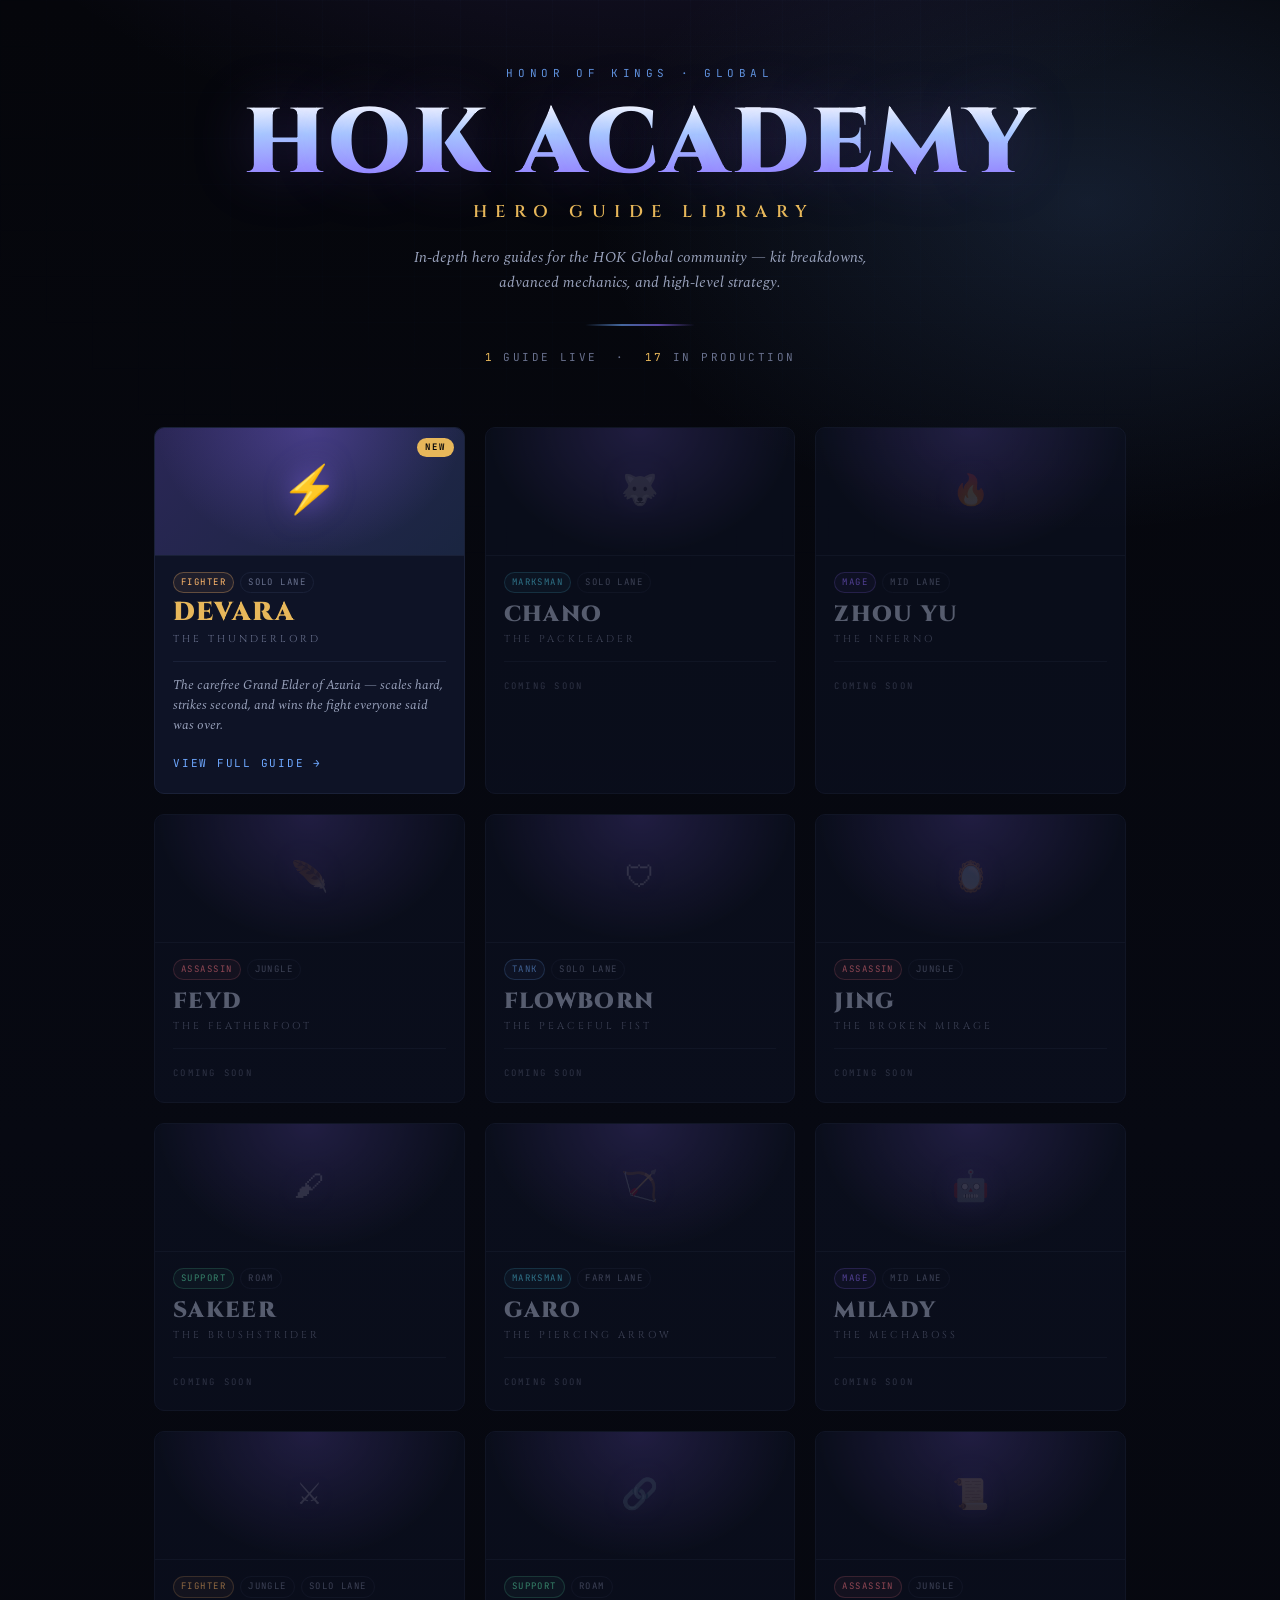
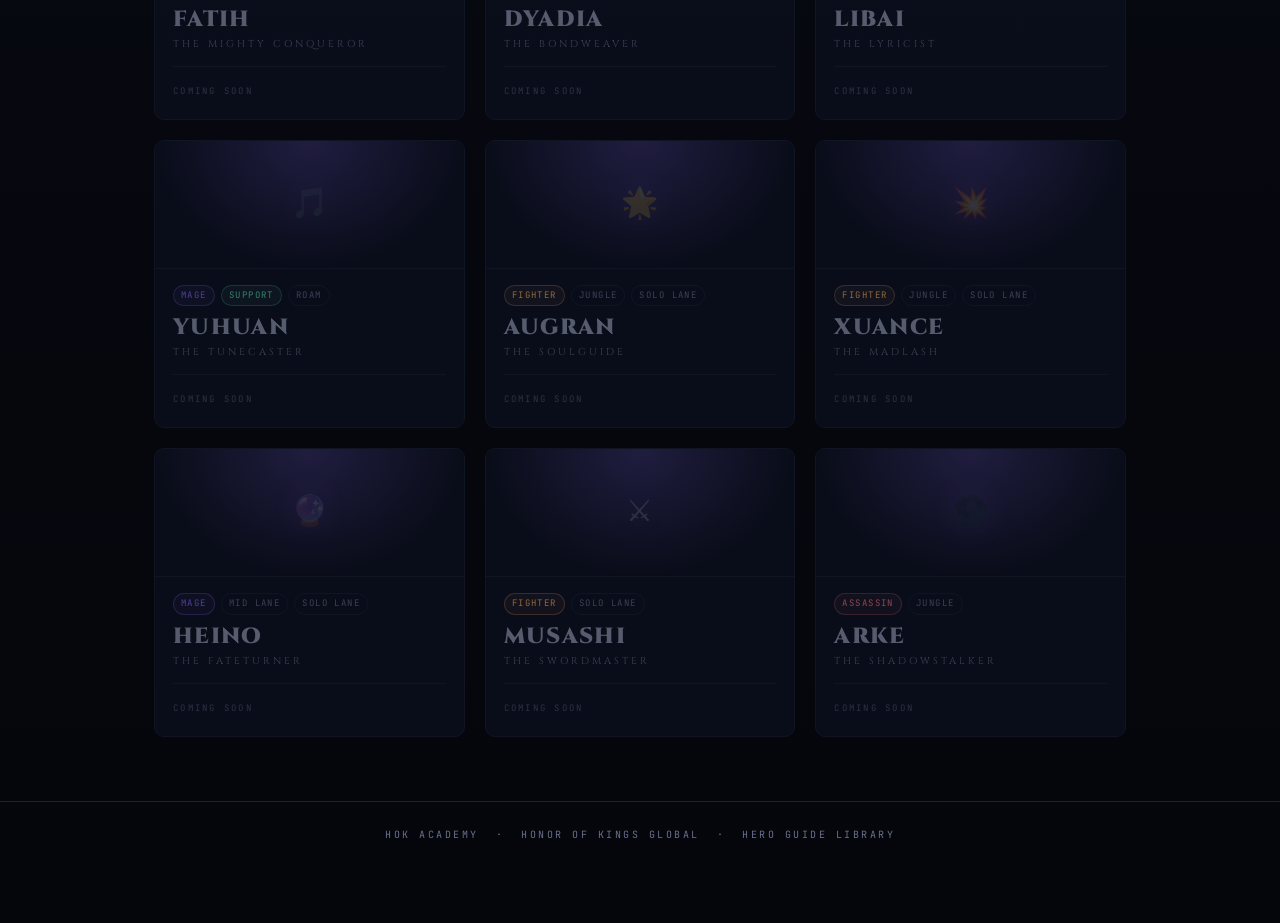
<file: Index.html>
<!DOCTYPE html>
<html lang="en">
<head>
<meta charset="UTF-8">
<meta name="viewport" content="width=device-width, initial-scale=1.0">
<title>HOK Academy — Hero Guide Library</title>
<link rel="preconnect" href="https://fonts.googleapis.com">
<link rel="preconnect" href="https://fonts.gstatic.com" crossorigin>
<link href="https://fonts.googleapis.com/css2?family=Cinzel:wght@500;600;700;900&family=Spectral:ital,wght@0,300;0,400;0,500;0,600;1,400&family=JetBrains+Mono:wght@500;700&display=swap" rel="stylesheet">
<style>
  :root {
    --void:        #05060b;
    --ink:         #0b0e1a;
    --panel-solid: #0e1326;
    --edge:        #26304f;
    --edge-soft:   #1a2138;
    --bolt:        #6ea8ff;
    --bolt-bright: #a9ccff;
    --volt:        #8f6dff;
    --gold:        #e7b75a;
    --gold-soft:   #c9a25a;
    --paper:       #e9ecf5;
    --paper-dim:   #9aa3bd;
    --paper-faint: #69718e;
  }

  *, *::before, *::after { box-sizing: border-box; margin: 0; padding: 0; }
  html { scroll-behavior: smooth; }

  body {
    font-family: 'Spectral', Georgia, serif;
    background:
      radial-gradient(1200px 700px at 50% -10%, rgba(143,109,255,.18), transparent 60%),
      radial-gradient(900px 600px at 85% 8%,  rgba(110,168,255,.14), transparent 55%),
      linear-gradient(180deg, #05060b 0%, #070912 45%, #05060b 100%);
    color: var(--paper);
    line-height: 1.7;
    min-height: 100vh;
    padding-bottom: 80px;
  }

  /* faint electric grid texture */
  body::before {
    content: ""; position: fixed; inset: 0; pointer-events: none; z-index: 0; opacity: .5;
    background-image:
      linear-gradient(rgba(110,168,255,.035) 1px, transparent 1px),
      linear-gradient(90deg, rgba(110,168,255,.035) 1px, transparent 1px);
    background-size: 46px 46px;
    mask-image: radial-gradient(1000px 800px at 50% 0%, #000 30%, transparent 80%);
  }

  .wrap { max-width: 1020px; margin: 0 auto; padding: 0 24px; position: relative; z-index: 1; }

  /* ── MASTHEAD ────────────────────────────────── */
  header.mast { text-align: center; padding: 64px 0 16px; }

  .kicker {
    font-family: 'JetBrains Mono', monospace; font-size: 11px;
    letter-spacing: .42em; text-transform: uppercase;
    color: var(--bolt); opacity: .85; margin-bottom: 18px;
  }

  .mast h1 {
    font-family: 'Cinzel', serif; font-weight: 900;
    line-height: .95; font-size: clamp(44px, 10vw, 92px); letter-spacing: .04em;
    background: linear-gradient(180deg, #fff 0%, var(--bolt-bright) 38%, var(--volt) 105%);
    -webkit-background-clip: text; background-clip: text; color: transparent;
    text-shadow: 0 0 60px rgba(143,109,255,.25);
  }

  .mast .epithet {
    font-family: 'Cinzel', serif; font-weight: 600;
    font-size: clamp(12px, 2.6vw, 17px); letter-spacing: .5em;
    text-transform: uppercase; color: var(--gold);
    margin-top: 10px; padding-left: .5em;
  }

  .mast .sub {
    margin-top: 18px; color: var(--paper-dim); font-style: italic;
    font-size: 15px; max-width: 500px; margin-left: auto; margin-right: auto;
  }

  .bolt-rule {
    width: 110px; height: 2px; margin: 28px auto 0;
    background: linear-gradient(90deg, transparent, var(--bolt), var(--volt), transparent);
    opacity: .6;
  }

  .guide-meta {
    margin-top: 22px;
    font-family: 'JetBrains Mono', monospace; font-size: 11px;
    letter-spacing: .22em; text-transform: uppercase; color: var(--paper-faint);
  }
  .guide-meta .live { color: var(--gold); }

  /* ── GRID ────────────────────────────────────── */
  .grid {
    display: grid;
    grid-template-columns: repeat(3, 1fr);
    gap: 20px;
    margin-top: 44px;
  }
  @media (max-width: 740px) { .grid { grid-template-columns: repeat(2, 1fr); } }
  @media (max-width: 460px) { .grid { grid-template-columns: 1fr; } }

  /* ── CARD BASE ───────────────────────────────── */
  .card {
    background: var(--panel-solid);
    border: 1px solid var(--edge-soft);
    border-radius: 10px;
    overflow: hidden;
    text-decoration: none;
    color: var(--paper);
    display: flex;
    flex-direction: column;
    position: relative;
    transition: transform .22s ease, border-color .22s ease, box-shadow .22s ease;
  }

  .card:not(.card--soon):hover {
    transform: translateY(-5px);
    border-color: var(--bolt);
    box-shadow:
      0 10px 36px rgba(110,168,255,.16),
      0 0 0 1px rgba(110,168,255,.1);
  }

  /* NEW badge */
  .card-new-badge {
    position: absolute; top: 10px; right: 10px; z-index: 3;
    font-family: 'JetBrains Mono', monospace; font-size: 9px;
    letter-spacing: .2em; text-transform: uppercase; font-weight: 700;
    background: var(--gold); color: var(--void);
    padding: 2px 8px; border-radius: 20px;
  }

  /* ── CARD BANNER (icon / portrait area) ─────── */
  .card-banner {
    height: 128px;
    position: relative; overflow: hidden;
    display: flex; align-items: center; justify-content: center;
    border-bottom: 1px solid var(--edge-soft);
    background: linear-gradient(135deg, rgba(143,109,255,.22) 0%, rgba(110,168,255,.12) 100%);
  }
  .card-banner::before {
    content: ""; position: absolute; inset: 0;
    background: radial-gradient(ellipse at 50% 0%, rgba(143,109,255,.32), transparent 70%);
  }

  /* Drop an <img class="hero-portrait"> inside .card-banner to replace the emoji */
  .card-banner img.hero-portrait {
    position: absolute; inset: 0; width: 100%; height: 100%;
    object-fit: cover; object-position: top center;
    z-index: 0; opacity: .72;
  }
  .hero-icon {
    font-size: 46px; position: relative; z-index: 1;
    filter: drop-shadow(0 0 14px rgba(143,109,255,.65));
    user-select: none;
  }

  /* ── CARD BODY ───────────────────────────────── */
  .card-body { padding: 16px 18px 20px; flex: 1; display: flex; flex-direction: column; gap: 5px; }

  .card-badges { display: flex; gap: 6px; flex-wrap: wrap; margin-bottom: 2px; }
  .badge {
    font-family: 'JetBrains Mono', monospace; font-size: 9px;
    letter-spacing: .16em; text-transform: uppercase;
    padding: 2px 7px; border-radius: 20px;
    border: 1px solid; line-height: 1.7;
  }
  .badge-fighter  { color: #ffb86c; border-color: rgba(255,184,108,.3); background: rgba(255,184,108,.07); }
  .badge-mage     { color: var(--volt); border-color: rgba(143,109,255,.35); background: rgba(143,109,255,.07); }
  .badge-assassin { color: #ff7a8a; border-color: rgba(255,122,138,.3); background: rgba(255,122,138,.07); }
  .badge-marksman { color: #4fc8e8; border-color: rgba(79,200,232,.3); background: rgba(79,200,232,.07); }
  .badge-support  { color: #5de8b4; border-color: rgba(93,232,180,.3); background: rgba(93,232,180,.07); }
  .badge-tank     { color: #94b8ff; border-color: rgba(148,184,255,.3); background: rgba(148,184,255,.07); }
  .badge-tank     { color: var(--bolt); border-color: rgba(110,168,255,.35); background: rgba(110,168,255,.07); }
  .badge-lane     { color: var(--paper-faint); border-color: var(--edge-soft); background: transparent; }

  .card-name {
    font-family: 'Cinzel', serif; font-weight: 900;
    font-size: clamp(20px, 2.8vw, 26px); letter-spacing: .06em;
    color: var(--gold); line-height: 1;
  }
  .card-epithet {
    font-family: 'Cinzel', serif; font-size: 10px; letter-spacing: .3em;
    text-transform: uppercase; color: var(--paper-faint);
  }
  .card-rule { height: 1px; background: var(--edge-soft); margin: 8px 0; }
  .card-desc { font-size: 13px; color: var(--paper-dim); line-height: 1.55; flex: 1; font-style: italic; }

  .card-cta {
    margin-top: 14px;
    font-family: 'JetBrains Mono', monospace; font-size: 11px;
    letter-spacing: .16em; text-transform: uppercase;
    color: var(--bolt);
    display: flex; align-items: center; gap: 6px;
    transition: color .15s ease, gap .15s ease;
  }
  .card:hover .card-cta { color: var(--bolt-bright); gap: 10px; }

  /* ── COMING SOON CARD ────────────────────────── */
  .card--soon { cursor: default; opacity: .55; pointer-events: none; }
  .card--soon .card-banner {
    background: rgba(14,19,38,.6);
  }
  .card--soon .hero-icon { font-size: 30px; opacity: .25; }
  .card--soon .card-name {
    font-size: clamp(17px, 2.4vw, 22px); letter-spacing: .06em;
    color: var(--paper-dim); margin-top: 4px; line-height: 1;
  }
  .cs-label {
    font-family: 'JetBrains Mono', monospace; font-size: 9px;
    letter-spacing: .25em; text-transform: uppercase;
    color: var(--paper-faint); opacity: .7; margin-top: 4px;
  }

  /* ── FOOTER ──────────────────────────────────── */
  footer {
    text-align: center; margin-top: 64px;
    padding-top: 24px; border-top: 1px solid var(--edge-soft);
    font-family: 'JetBrains Mono', monospace; font-size: 10px;
    letter-spacing: .25em; text-transform: uppercase; color: var(--paper-faint);
  }
</style>
</head>
<body>
<div class="wrap">

  <!-- ── MASTHEAD ── -->
  <header class="mast">
    <div class="kicker">Honor of Kings · Global</div>
    <h1>HOK ACADEMY</h1>
    <div class="epithet">Hero Guide Library</div>
    <div class="sub">In-depth hero guides for the HOK Global community — kit breakdowns, advanced mechanics, and high-level strategy.</div>
    <div class="bolt-rule"></div>
    <div class="guide-meta"><span class="live">1</span> guide live &nbsp;·&nbsp; <span class="live">17</span> in production</div>
    <!--
      HOW TO UPDATE: when you publish a new guide, change the live count above
      and replace one of the "Coming Soon" cards below with a live card.
    -->
  </header>

  <!-- ── HERO CARD GRID ── -->
  <!--
    TO PUBLISH A NEW GUIDE:
    1. Upload the guide HTML (e.g. chano.html) to your repo
    2. Find the hero's card below
    3. Change <div class="card card--soon"> to <a class="card" href="chano.html">
    4. Remove class--soon from the class list
    5. Close with </a> instead of </div>
    6. Update the live-count in the masthead
  -->
  <div class="grid">

    <!-- ═══ DEVARA — LIVE ═══════════════════════════ -->
    <a class="card" href="devara.html">
      <span class="card-new-badge">NEW</span>
      <div class="card-banner">
        <!-- Replace with: <img class="hero-portrait" src="devara-portrait.jpg" alt="DEVARA"> -->
        <span class="hero-icon">⚡</span>
      </div>
      <div class="card-body">
        <div class="card-badges">
          <span class="badge badge-fighter">Fighter</span>
          <span class="badge badge-lane">Solo Lane</span>
        </div>
        <div class="card-name">DEVARA</div>
        <div class="card-epithet">The Thunderlord</div>
        <div class="card-rule"></div>
        <div class="card-desc">The carefree Grand Elder of Azuria — scales hard, strikes second, and wins the fight everyone said was over.</div>
        <div class="card-cta">View Full Guide &#8594;</div>
      </div>
    </a>

    <!-- CHANO -->
    <div class="card card--soon">
      <div class="card-banner">
        <span class="hero-icon">🐺</span>
      </div>
      <div class="card-body">
        <div class="card-badges">
          <span class="badge badge-marksman">Marksman</span>
          <span class="badge badge-lane">Solo Lane</span>
        </div>
        <div class="card-name">CHANO</div>
        <div class="card-epithet">The Packleader</div>
        <div class="card-rule"></div>
        <div class="cs-label">Coming Soon</div>
      </div>
    </div>

    <!-- ZHOU YU -->
    <div class="card card--soon">
      <div class="card-banner">
        <span class="hero-icon">🔥</span>
      </div>
      <div class="card-body">
        <div class="card-badges">
          <span class="badge badge-mage">Mage</span>
          <span class="badge badge-lane">Mid Lane</span>
        </div>
        <div class="card-name">ZHOU YU</div>
        <div class="card-epithet">The Inferno</div>
        <div class="card-rule"></div>
        <div class="cs-label">Coming Soon</div>
      </div>
    </div>

    <!-- FEYD -->
    <div class="card card--soon">
      <div class="card-banner">
        <span class="hero-icon">🪶</span>
      </div>
      <div class="card-body">
        <div class="card-badges">
          <span class="badge badge-assassin">Assassin</span>
          <span class="badge badge-lane">Jungle</span>
        </div>
        <div class="card-name">FEYD</div>
        <div class="card-epithet">The Featherfoot</div>
        <div class="card-rule"></div>
        <div class="cs-label">Coming Soon</div>
      </div>
    </div>

    <!-- FLOWBORN -->
    <div class="card card--soon">
      <div class="card-banner">
        <span class="hero-icon">🛡</span>
      </div>
      <div class="card-body">
        <div class="card-badges">
          <span class="badge badge-tank">Tank</span>
          <span class="badge badge-lane">Solo Lane</span>
        </div>
        <div class="card-name">FLOWBORN</div>
        <div class="card-epithet">The Peaceful Fist</div>
        <div class="card-rule"></div>
        <div class="cs-label">Coming Soon</div>
      </div>
    </div>

    <!-- JING -->
    <div class="card card--soon">
      <div class="card-banner">
        <span class="hero-icon">🪞</span>
      </div>
      <div class="card-body">
        <div class="card-badges">
          <span class="badge badge-assassin">Assassin</span>
		  <span class="badge badge-lane">Jungle</span>
        </div>
        <div class="card-name">JING</div>
        <div class="card-epithet">The Broken Mirage</div>
        <div class="card-rule"></div>
        <div class="cs-label">Coming Soon</div>
      </div>
    </div>

    <!-- SAKEER -->
    <div class="card card--soon">
      <div class="card-banner">
        <span class="hero-icon">🖌</span>
      </div>
      <div class="card-body">
        <div class="card-badges">
          <span class="badge badge-support">Support</span>
          <span class="badge badge-lane">Roam</span>
        </div>
        <div class="card-name">SAKEER</div>
        <div class="card-epithet">The Brushstrider</div>
        <div class="card-rule"></div>
        <div class="cs-label">Coming Soon</div>
      </div>
    </div>

    <!-- GARO -->
    <div class="card card--soon">
      <div class="card-banner">
        <span class="hero-icon">🏹</span>
      </div>
      <div class="card-body">
        <div class="card-badges">
          <span class="badge badge-marksman">Marksman</span>
          <span class="badge badge-lane">Farm Lane</span>
        </div>
        <div class="card-name">GARO</div>
        <div class="card-epithet">The Piercing Arrow</div>
        <div class="card-rule"></div>
        <div class="cs-label">Coming Soon</div>
      </div>
    </div>

    <!-- MILADY -->
    <div class="card card--soon">
      <div class="card-banner">
        <span class="hero-icon">🤖</span>
      </div>
      <div class="card-body">
        <div class="card-badges">
          <span class="badge badge-mage">Mage</span>
          <span class="badge badge-lane">Mid Lane</span>
        </div>
        <div class="card-name">MILADY</div>
        <div class="card-epithet">The Mechaboss</div>
        <div class="card-rule"></div>
        <div class="cs-label">Coming Soon</div>
      </div>
    </div>

    <!-- FATIH -->
    <div class="card card--soon">
      <div class="card-banner">
        <span class="hero-icon">⚔</span>
      </div>
      <div class="card-body">
        <div class="card-badges">
          <span class="badge badge-fighter">Fighter</span>
          <span class="badge badge-lane">Jungle</span>
          <span class="badge badge-lane">Solo Lane</span>
        </div>
        <div class="card-name">FATIH</div>
        <div class="card-epithet">The Mighty Conqueror</div>
        <div class="card-rule"></div>
        <div class="cs-label">Coming Soon</div>
      </div>
    </div>

    <!-- DYADIA -->
    <div class="card card--soon">
      <div class="card-banner">
        <span class="hero-icon">🔗</span>
      </div>
      <div class="card-body">
        <div class="card-badges">
          <span class="badge badge-support">Support</span>
          <span class="badge badge-lane">Roam</span>
        </div>
        <div class="card-name">DYADIA</div>
        <div class="card-epithet">The Bondweaver</div>
        <div class="card-rule"></div>
        <div class="cs-label">Coming Soon</div>
      </div>
    </div>

    <!-- LIBAI -->
    <div class="card card--soon">
      <div class="card-banner">
        <span class="hero-icon">📜</span>
      </div>
      <div class="card-body">
        <div class="card-badges">
          <span class="badge badge-assassin">Assassin</span>
          <span class="badge badge-lane">Jungle</span>
        </div>
        <div class="card-name">LIBAI</div>
        <div class="card-epithet">The Lyricist</div>
        <div class="card-rule"></div>
        <div class="cs-label">Coming Soon</div>
      </div>
    </div>

    <!-- YUHUAN -->
    <div class="card card--soon">
      <div class="card-banner">
        <span class="hero-icon">🎵</span>
      </div>
      <div class="card-body">
        <div class="card-badges">
          <span class="badge badge-mage">Mage</span>
		  <span class="badge badge-support">Support</span>
		  <span class="badge badge-lane">Roam</span>
        </div>
        <div class="card-name">YUHUAN</div>
        <div class="card-epithet">The Tunecaster</div>
        <div class="card-rule"></div>
        <div class="cs-label">Coming Soon</div>
      </div>
    </div>

    <!-- AUGRAN -->
    <div class="card card--soon">
      <div class="card-banner">
        <span class="hero-icon">🌟</span>
      </div>
      <div class="card-body">
        <div class="card-badges">
          <span class="badge badge-fighter">Fighter</span>
          <span class="badge badge-lane">Jungle</span>
          <span class="badge badge-lane">Solo Lane</span>
        </div>
        <div class="card-name">AUGRAN</div>
        <div class="card-epithet">The Soulguide</div>
        <div class="card-rule"></div>
        <div class="cs-label">Coming Soon</div>
      </div>
    </div>

    <!-- XUANCE -->
    <div class="card card--soon">
      <div class="card-banner">
        <span class="hero-icon">💥</span>
      </div>
      <div class="card-body">
        <div class="card-badges">
          <span class="badge badge-fighter">Fighter</span>
          <span class="badge badge-lane">Jungle</span>
          <span class="badge badge-lane">Solo Lane</span>
        </div>
        <div class="card-name">XUANCE</div>
        <div class="card-epithet">The Madlash</div>
        <div class="card-rule"></div>
        <div class="cs-label">Coming Soon</div>
      </div>
    </div>

    <!-- HEINO -->
    <div class="card card--soon">
      <div class="card-banner">
        <span class="hero-icon">🔮</span>
      </div>
      <div class="card-body">
        <div class="card-badges">
          <span class="badge badge-mage">Mage</span>
          <span class="badge badge-lane">Mid Lane</span>
          <span class="badge badge-lane">Solo Lane</span>
        </div>
        <div class="card-name">HEINO</div>
        <div class="card-epithet">The Fateturner</div>
        <div class="card-rule"></div>
        <div class="cs-label">Coming Soon</div>
      </div>
    </div>

    <!-- MUSASHI -->
    <div class="card card--soon">
      <div class="card-banner">
        <span class="hero-icon">⚔</span>
      </div>
      <div class="card-body">
        <div class="card-badges">
          <span class="badge badge-fighter">Fighter</span>
          <span class="badge badge-lane">Solo Lane</span>
        </div>
        <div class="card-name">MUSASHI</div>
        <div class="card-epithet">The Swordmaster</div>
        <div class="card-rule"></div>
        <div class="cs-label">Coming Soon</div>
      </div>
    </div>

    <!-- ARKE -->
    <div class="card card--soon">
      <div class="card-banner">
        <span class="hero-icon">🌑</span>
      </div>
      <div class="card-body">
        <div class="card-badges">
          <span class="badge badge-assassin">Assassin</span>
          <span class="badge badge-lane">Jungle</span>
        </div>
        <div class="card-name">ARKE</div>
        <div class="card-epithet">The Shadowstalker</div>
        <div class="card-rule"></div>
        <div class="cs-label">Coming Soon</div>
      </div>
    </div>

  </div><!-- /grid -->

</div><!-- /wrap -->

<footer>HOK Academy &nbsp;·&nbsp; Honor of Kings Global &nbsp;·&nbsp; Hero Guide Library</footer>

</body>
</html>
</file>
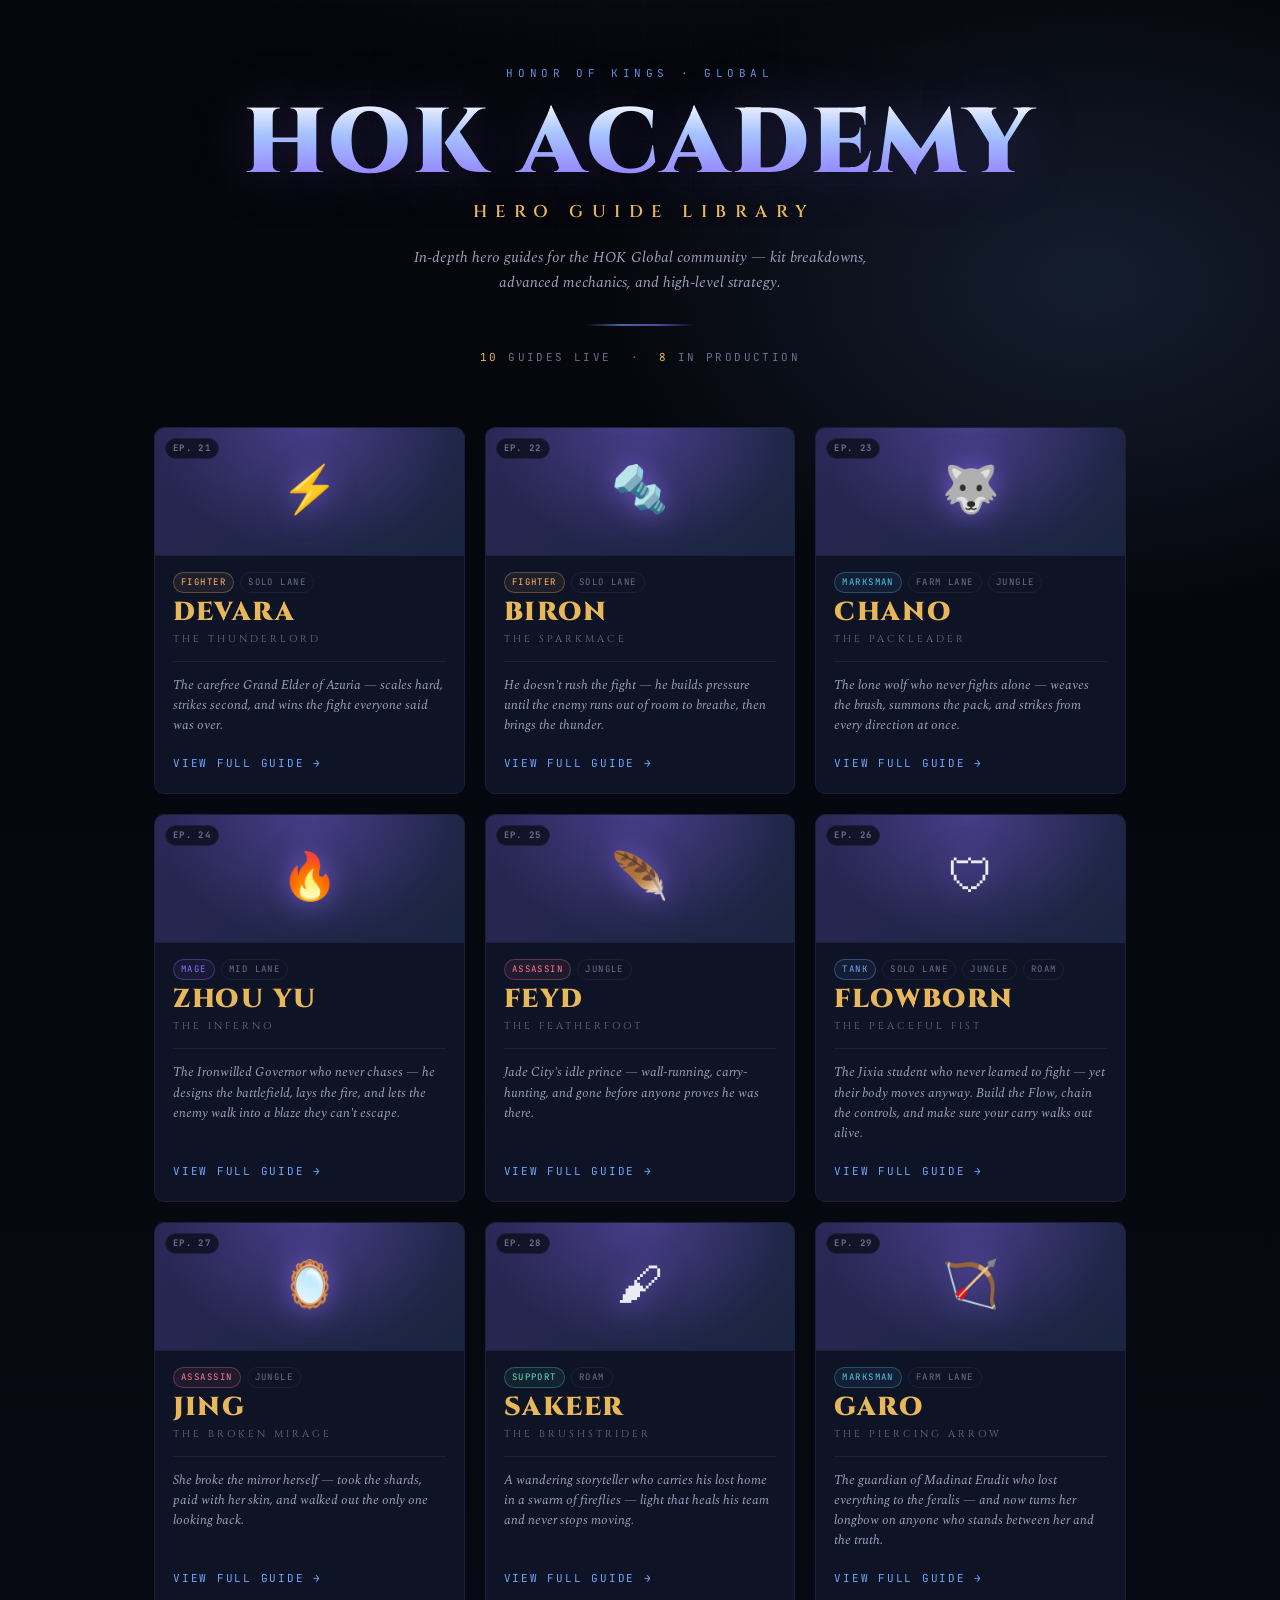
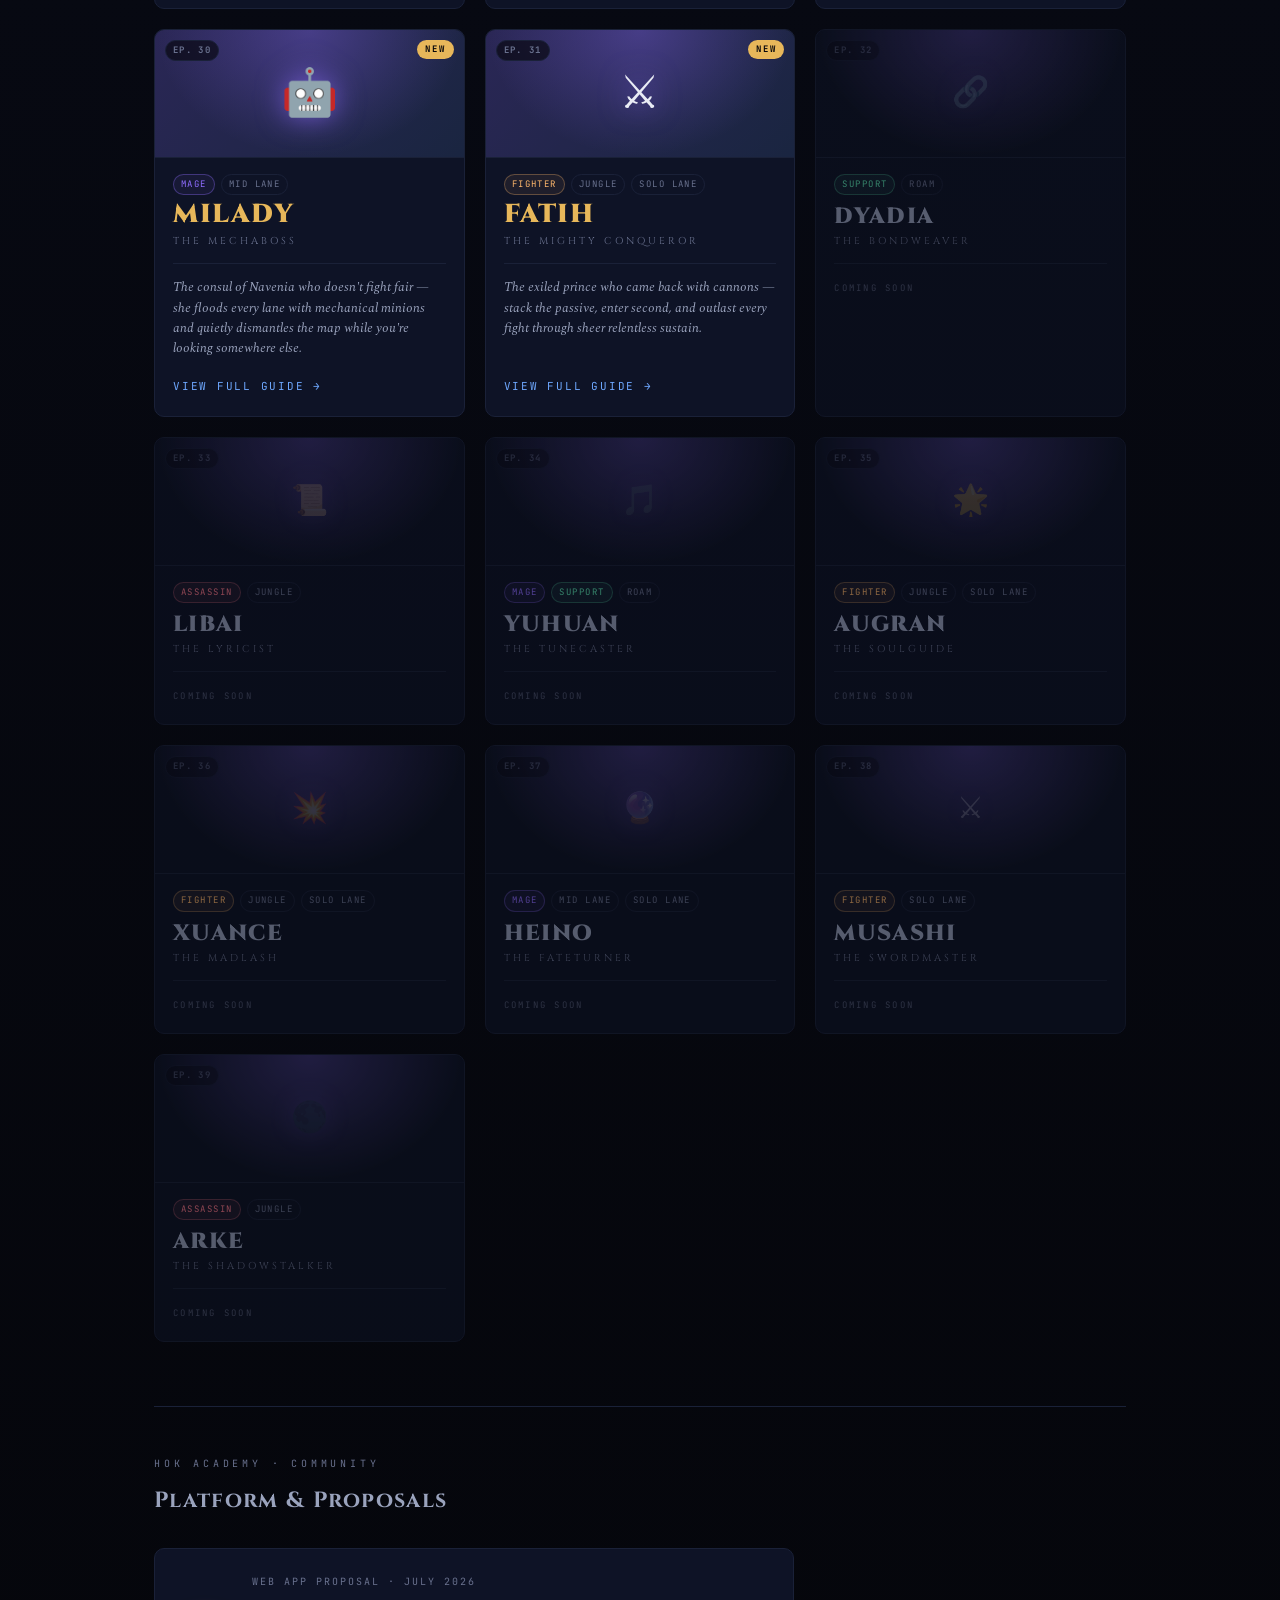
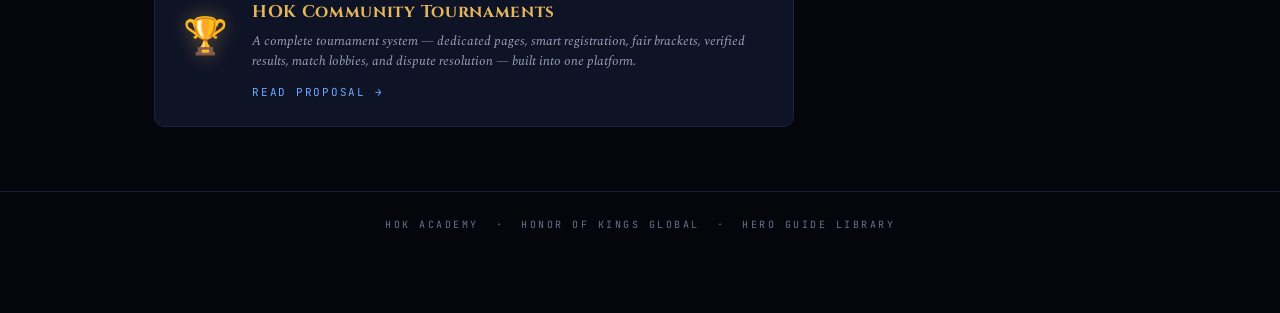
<file: index.html>
<!DOCTYPE html>
<html lang="en">
<head>
<meta charset="UTF-8">
<meta name="viewport" content="width=device-width, initial-scale=1.0">
<title>HOK Academy — Hero Guide Library</title>
<link rel="preconnect" href="https://fonts.googleapis.com">
<link rel="preconnect" href="https://fonts.gstatic.com" crossorigin>
<link href="https://fonts.googleapis.com/css2?family=Cinzel:wght@500;600;700;900&family=Spectral:ital,wght@0,300;0,400;0,500;0,600;1,400&family=JetBrains+Mono:wght@500;700&display=swap" rel="stylesheet">
<style>
  :root {
    --void:        #05060b;
    --ink:         #0b0e1a;
    --panel-solid: #0e1326;
    --edge:        #26304f;
    --edge-soft:   #1a2138;
    --bolt:        #6ea8ff;
    --bolt-bright: #a9ccff;
    --volt:        #8f6dff;
    --gold:        #e7b75a;
    --gold-soft:   #c9a25a;
    --paper:       #e9ecf5;
    --paper-dim:   #9aa3bd;
    --paper-faint: #69718e;
  }

  *, *::before, *::after { box-sizing: border-box; margin: 0; padding: 0; }
  html { scroll-behavior: smooth; }

  body {
    font-family: 'Spectral', Georgia, serif;
    background:
      radial-gradient(1200px 700px at 50% -10%, rgba(143,109,255,.18), transparent 60%),
      radial-gradient(900px 600px at 85% 8%,  rgba(110,168,255,.14), transparent 55%),
      linear-gradient(180deg, #05060b 0%, #070912 45%, #05060b 100%);
    color: var(--paper);
    line-height: 1.7;
    min-height: 100vh;
    padding-bottom: 80px;
  }

  /* faint electric grid texture */
  body::before {
    content: ""; position: fixed; inset: 0; pointer-events: none; z-index: 0; opacity: .5;
    background-image:
      linear-gradient(rgba(110,168,255,.035) 1px, transparent 1px),
      linear-gradient(90deg, rgba(110,168,255,.035) 1px, transparent 1px);
    background-size: 46px 46px;
    mask-image: radial-gradient(1000px 800px at 50% 0%, #000 30%, transparent 80%);
  }

  .wrap { max-width: 1020px; margin: 0 auto; padding: 0 24px; position: relative; z-index: 1; }

  /* ── MASTHEAD ────────────────────────────────── */
  header.mast { text-align: center; padding: 64px 0 16px; }

  .kicker {
    font-family: 'JetBrains Mono', monospace; font-size: 11px;
    letter-spacing: .42em; text-transform: uppercase;
    color: var(--bolt); opacity: .85; margin-bottom: 18px;
  }

  .mast h1 {
    font-family: 'Cinzel', serif; font-weight: 900;
    line-height: .95; font-size: clamp(44px, 10vw, 92px); letter-spacing: .04em;
    background: linear-gradient(180deg, #fff 0%, var(--bolt-bright) 38%, var(--volt) 105%);
    -webkit-background-clip: text; background-clip: text; color: transparent;
    text-shadow: 0 0 60px rgba(143,109,255,.25);
  }

  .mast .epithet {
    font-family: 'Cinzel', serif; font-weight: 600;
    font-size: clamp(12px, 2.6vw, 17px); letter-spacing: .5em;
    text-transform: uppercase; color: var(--gold);
    margin-top: 10px; padding-left: .5em;
  }

  .mast .sub {
    margin-top: 18px; color: var(--paper-dim); font-style: italic;
    font-size: 15px; max-width: 500px; margin-left: auto; margin-right: auto;
  }

  .bolt-rule {
    width: 110px; height: 2px; margin: 28px auto 0;
    background: linear-gradient(90deg, transparent, var(--bolt), var(--volt), transparent);
    opacity: .6;
  }

  .guide-meta {
    margin-top: 22px;
    font-family: 'JetBrains Mono', monospace; font-size: 11px;
    letter-spacing: .22em; text-transform: uppercase; color: var(--paper-faint);
  }
  .guide-meta .live { color: var(--gold); }

  /* ── GRID ────────────────────────────────────── */
  .grid {
    display: grid;
    grid-template-columns: repeat(3, 1fr);
    gap: 20px;
    margin-top: 44px;
  }
  @media (max-width: 740px) { .grid { grid-template-columns: repeat(2, 1fr); } }
  @media (max-width: 460px) { .grid { grid-template-columns: 1fr; } }

  /* ── CARD BASE ───────────────────────────────── */
  .card {
    background: var(--panel-solid);
    border: 1px solid var(--edge-soft);
    border-radius: 10px;
    overflow: hidden;
    text-decoration: none;
    color: var(--paper);
    display: flex;
    flex-direction: column;
    position: relative;
    transition: transform .22s ease, border-color .22s ease, box-shadow .22s ease;
  }

  .card:not(.card--soon):hover {
    transform: translateY(-5px);
    border-color: var(--bolt);
    box-shadow:
      0 10px 36px rgba(110,168,255,.16),
      0 0 0 1px rgba(110,168,255,.1);
  }

  /* Episode number badge */
  .card-ep {
    position: absolute; top: 10px; left: 10px; z-index: 3;
    font-family: 'JetBrains Mono', monospace; font-size: 9px;
    letter-spacing: .15em; text-transform: uppercase; font-weight: 700;
    color: var(--paper-faint);
    background: rgba(5,6,11,.65);
    padding: 2px 7px; border-radius: 20px;
    border: 1px solid var(--edge-soft);
  }

  /* NEW badge */
  .card-new-badge {
    position: absolute; top: 10px; right: 10px; z-index: 3;
    font-family: 'JetBrains Mono', monospace; font-size: 9px;
    letter-spacing: .2em; text-transform: uppercase; font-weight: 700;
    background: var(--gold); color: var(--void);
    padding: 2px 8px; border-radius: 20px;
  }

  /* ── CARD BANNER (icon / portrait area) ─────── */
  .card-banner {
    height: 128px;
    position: relative; overflow: hidden;
    display: flex; align-items: center; justify-content: center;
    border-bottom: 1px solid var(--edge-soft);
    background: linear-gradient(135deg, rgba(143,109,255,.22) 0%, rgba(110,168,255,.12) 100%);
  }
  .card-banner::before {
    content: ""; position: absolute; inset: 0;
    background: radial-gradient(ellipse at 50% 0%, rgba(143,109,255,.32), transparent 70%);
  }

  .card-banner img.hero-portrait {
    position: absolute; inset: 0; width: 100%; height: 100%;
    object-fit: cover; object-position: top center;
    z-index: 0; opacity: .72;
  }
  .hero-icon {
    font-size: 46px; position: relative; z-index: 1;
    filter: drop-shadow(0 0 14px rgba(143,109,255,.65));
    user-select: none;
  }

  /* ── CARD BODY ───────────────────────────────── */
  .card-body { padding: 16px 18px 20px; flex: 1; display: flex; flex-direction: column; gap: 5px; }

  .card-badges { display: flex; gap: 6px; flex-wrap: wrap; margin-bottom: 2px; }
  .badge {
    font-family: 'JetBrains Mono', monospace; font-size: 9px;
    letter-spacing: .16em; text-transform: uppercase;
    padding: 2px 7px; border-radius: 20px;
    border: 1px solid; line-height: 1.7;
  }
  .badge-fighter  { color: #ffb86c; border-color: rgba(255,184,108,.3); background: rgba(255,184,108,.07); }
  .badge-mage     { color: var(--volt); border-color: rgba(143,109,255,.35); background: rgba(143,109,255,.07); }
  .badge-assassin { color: #ff7a8a; border-color: rgba(255,122,138,.3); background: rgba(255,122,138,.07); }
  .badge-marksman { color: #4fc8e8; border-color: rgba(79,200,232,.3); background: rgba(79,200,232,.07); }
  .badge-support  { color: #5de8b4; border-color: rgba(93,232,180,.3); background: rgba(93,232,180,.07); }
  .badge-tank     { color: var(--bolt); border-color: rgba(110,168,255,.35); background: rgba(110,168,255,.07); }
  .badge-lane     { color: var(--paper-faint); border-color: var(--edge-soft); background: transparent; }

  .card-name {
    font-family: 'Cinzel', serif; font-weight: 900;
    font-size: clamp(20px, 2.8vw, 26px); letter-spacing: .06em;
    color: var(--gold); line-height: 1;
  }
  .card-epithet {
    font-family: 'Cinzel', serif; font-size: 10px; letter-spacing: .3em;
    text-transform: uppercase; color: var(--paper-faint);
  }
  .card-rule { height: 1px; background: var(--edge-soft); margin: 8px 0; }
  .card-desc { font-size: 13px; color: var(--paper-dim); line-height: 1.55; flex: 1; font-style: italic; }

  .card-cta {
    margin-top: 14px;
    font-family: 'JetBrains Mono', monospace; font-size: 11px;
    letter-spacing: .16em; text-transform: uppercase;
    color: var(--bolt);
    display: flex; align-items: center; gap: 6px;
    transition: color .15s ease, gap .15s ease;
  }
  .card:hover .card-cta { color: var(--bolt-bright); gap: 10px; }

  /* ── COMING SOON CARD ────────────────────────── */
  .card--soon { cursor: default; opacity: .55; pointer-events: none; }
  .card--soon .card-banner { background: rgba(14,19,38,.6); }
  .card--soon .hero-icon { font-size: 30px; opacity: .25; }
  .card--soon .card-name {
    font-size: clamp(17px, 2.4vw, 22px); letter-spacing: .06em;
    color: var(--paper-dim); margin-top: 4px; line-height: 1;
  }
  .card--soon .card-ep { opacity: .5; }
  .cs-label {
    font-family: 'JetBrains Mono', monospace; font-size: 9px;
    letter-spacing: .25em; text-transform: uppercase;
    color: var(--paper-faint); opacity: .7; margin-top: 4px;
  }

  /* ── COMMUNITY SECTION ───────────────────────── */
  .community-divider {
    margin-top: 64px;
    border-top: 1px solid var(--edge-soft);
    padding-top: 48px;
  }
  .community-divider .section-kicker {
    font-family: 'JetBrains Mono', monospace; font-size: 10px;
    letter-spacing: .38em; text-transform: uppercase;
    color: var(--paper-faint); margin-bottom: 10px;
  }
  .community-divider .section-title {
    font-family: 'Cinzel', serif; font-weight: 700;
    font-size: clamp(16px, 2.5vw, 22px); color: var(--paper-dim);
    letter-spacing: .06em; margin-bottom: 28px;
  }
  .proposal-card {
    display: flex; align-items: center; gap: 24px;
    background: var(--panel-solid);
    border: 1px solid var(--edge-soft);
    border-radius: 10px; padding: 24px 28px;
    text-decoration: none; color: var(--paper);
    max-width: 640px;
    transition: border-color .22s ease, box-shadow .22s ease, transform .22s ease;
  }
  .proposal-card:hover {
    border-color: var(--gold);
    box-shadow: 0 8px 32px rgba(231,183,90,.12), 0 0 0 1px rgba(231,183,90,.08);
    transform: translateY(-3px);
  }
  .proposal-card .proposal-icon {
    font-size: 36px; flex-shrink: 0;
    filter: drop-shadow(0 0 10px rgba(231,183,90,.4));
  }
  .proposal-card .proposal-body { flex: 1; }
  .proposal-card .proposal-title {
    font-family: 'Cinzel', serif; font-weight: 700;
    font-size: 17px; color: var(--gold); letter-spacing: .04em;
    margin-bottom: 4px;
  }
  .proposal-card .proposal-sub {
    font-family: 'JetBrains Mono', monospace; font-size: 10px;
    letter-spacing: .2em; text-transform: uppercase;
    color: var(--paper-faint); margin-bottom: 8px;
  }
  .proposal-card .proposal-desc {
    font-size: 13px; color: var(--paper-dim);
    line-height: 1.55; font-style: italic;
  }
  .proposal-card .proposal-cta {
    font-family: 'JetBrains Mono', monospace; font-size: 11px;
    letter-spacing: .16em; text-transform: uppercase;
    color: var(--bolt); margin-top: 12px;
    display: flex; align-items: center; gap: 6px;
    transition: gap .15s ease, color .15s ease;
  }
  .proposal-card:hover .proposal-cta { color: var(--bolt-bright); gap: 10px; }

  /* ── FOOTER ──────────────────────────────────── */
  footer {
    text-align: center; margin-top: 64px;
    padding-top: 24px; border-top: 1px solid var(--edge-soft);
    font-family: 'JetBrains Mono', monospace; font-size: 10px;
    letter-spacing: .25em; text-transform: uppercase; color: var(--paper-faint);
  }
</style>
</head>
<body>
<div class="wrap">

  <!-- ── MASTHEAD ── -->
  <header class="mast">
    <div class="kicker">Honor of Kings · Global</div>
    <h1>HOK ACADEMY</h1>
    <div class="epithet">Hero Guide Library</div>
    <div class="sub">In-depth hero guides for the HOK Global community — kit breakdowns, advanced mechanics, and high-level strategy.</div>
    <div class="bolt-rule"></div>
    <div class="guide-meta"><span class="live">10</span> guides live &nbsp;·&nbsp; <span class="live">8</span> in production</div>
    <!--
      HOW TO UPDATE: when you publish a new guide, change the live count above
      and replace one of the "Coming Soon" cards below with a live card.
      Move the NEW badge to the most recently published card.
    -->
  </header>

  <!-- ── HERO CARD GRID ── -->
  <div class="grid">

    <!-- ═══ DEVARA — LIVE ═══════════════════════════ -->
    <a class="card" href="devara.html">
      <span class="card-ep">Ep. 21</span>
      <div class="card-banner">
        <!-- Replace with: <img class="hero-portrait" src="devara-portrait.jpg" alt="DEVARA"> -->
        <span class="hero-icon">⚡</span>
      </div>
      <div class="card-body">
        <div class="card-badges">
          <span class="badge badge-fighter">Fighter</span>
          <span class="badge badge-lane">Solo Lane</span>
        </div>
        <div class="card-name">DEVARA</div>
        <div class="card-epithet">The Thunderlord</div>
        <div class="card-rule"></div>
        <div class="card-desc">The carefree Grand Elder of Azuria — scales hard, strikes second, and wins the fight everyone said was over.</div>
        <div class="card-cta">View Full Guide &#8594;</div>
      </div>
    </a>

    <!-- ═══ BIRON — LIVE ═══════════════════════════ -->
    <a class="card" href="biron.html">
      <span class="card-ep">Ep. 22</span>
      <div class="card-banner">
        <!-- Replace with: <img class="hero-portrait" src="biron-portrait.jpg" alt="BIRON"> -->
        <span class="hero-icon">🔩</span>
      </div>
      <div class="card-body">
        <div class="card-badges">
          <span class="badge badge-fighter">Fighter</span>
          <span class="badge badge-lane">Solo Lane</span>
        </div>
        <div class="card-name">BIRON</div>
        <div class="card-epithet">The Sparkmace</div>
        <div class="card-rule"></div>
        <div class="card-desc">He doesn't rush the fight — he builds pressure until the enemy runs out of room to breathe, then brings the thunder.</div>
        <div class="card-cta">View Full Guide &#8594;</div>
      </div>
    </a>

    <!-- ═══ CHANO — LIVE ═══════════════════════════ -->
    <a class="card" href="chano.html">
      <span class="card-ep">Ep. 23</span>
      <div class="card-banner">
        <!-- Replace with: <img class="hero-portrait" src="chano-portrait.jpg" alt="CHANO"> -->
        <span class="hero-icon">🐺</span>
      </div>
      <div class="card-body">
        <div class="card-badges">
          <span class="badge badge-marksman">Marksman</span>
          <span class="badge badge-lane">Farm Lane</span>
          <span class="badge badge-lane">Jungle</span>
        </div>
        <div class="card-name">CHANO</div>
        <div class="card-epithet">The Packleader</div>
        <div class="card-rule"></div>
        <div class="card-desc">The lone wolf who never fights alone — weaves the brush, summons the pack, and strikes from every direction at once.</div>
        <div class="card-cta">View Full Guide &#8594;</div>
      </div>
    </a>

    <!-- ═══ ZHOU YU — LIVE ═══════════════════════════ -->
    <a class="card" href="zhouyu.html">
      <span class="card-ep">Ep. 24</span>
      <div class="card-banner">
        <!-- Replace with: <img class="hero-portrait" src="zhouyu-portrait.jpg" alt="ZHOU YU"> -->
        <span class="hero-icon">🔥</span>
      </div>
      <div class="card-body">
        <div class="card-badges">
          <span class="badge badge-mage">Mage</span>
          <span class="badge badge-lane">Mid Lane</span>
        </div>
        <div class="card-name">ZHOU YU</div>
        <div class="card-epithet">The Inferno</div>
        <div class="card-rule"></div>
        <div class="card-desc">The Ironwilled Governor who never chases — he designs the battlefield, lays the fire, and lets the enemy walk into a blaze they can't escape.</div>
        <div class="card-cta">View Full Guide &#8594;</div>
      </div>
    </a>

    <!-- ═══ FEYD — LIVE ═══════════════════════════ -->
    <a class="card" href="feyd.html">
      <span class="card-ep">Ep. 25</span>
      <div class="card-banner">
        <span class="hero-icon">🪶</span>
      </div>
      <div class="card-body">
        <div class="card-badges">
          <span class="badge badge-assassin">Assassin</span>
          <span class="badge badge-lane">Jungle</span>
        </div>
        <div class="card-name">FEYD</div>
        <div class="card-epithet">The Featherfoot</div>
        <div class="card-rule"></div>
        <div class="card-desc">Jade City's idle prince — wall-running, carry-hunting, and gone before anyone proves he was there.</div>
        <div class="card-cta">View Full Guide &#8594;</div>
      </div>
    </a>

    <!-- ═══ FLOWBORN — LIVE ═══════════════════════════ -->
    <a class="card" href="flowborn.html">
      <span class="card-ep">Ep. 26</span>
      <div class="card-banner">
        <!-- Replace with: <img class="hero-portrait" src="flowborn-portrait.jpg" alt="FLOWBORN"> -->
        <span class="hero-icon">🛡</span>
      </div>
      <div class="card-body">
        <div class="card-badges">
          <span class="badge badge-tank">Tank</span>
          <span class="badge badge-lane">Solo Lane</span>
          <span class="badge badge-lane">Jungle</span>
		  <span class="badge badge-lane">Roam</span>
        </div>
        <div class="card-name">FLOWBORN</div>
        <div class="card-epithet">The Peaceful Fist</div>
        <div class="card-rule"></div>
        <div class="card-desc">The Jixia student who never learned to fight — yet their body moves anyway. Build the Flow, chain the controls, and make sure your carry walks out alive.</div>
        <div class="card-cta">View Full Guide &#8594;</div>
      </div>
    </a>

    <!-- ═══ JING — LIVE ═══════════════════════════ -->
    <a class="card" href="jing.html">
      <span class="card-ep">Ep. 27</span>
      <div class="card-banner">
        <!-- Replace with: <img class="hero-portrait" src="jing-portrait.jpg" alt="JING"> -->
        <span class="hero-icon">🪞</span>
      </div>
      <div class="card-body">
        <div class="card-badges">
          <span class="badge badge-assassin">Assassin</span>
          <span class="badge badge-lane">Jungle</span>
        </div>
        <div class="card-name">JING</div>
        <div class="card-epithet">The Broken Mirage</div>
        <div class="card-rule"></div>
        <div class="card-desc">She broke the mirror herself — took the shards, paid with her skin, and walked out the only one looking back.</div>
        <div class="card-cta">View Full Guide &#8594;</div>
      </div>
    </a>

    <!-- ═══ SAKEER — LIVE ═══════════════════════════ -->
    <a class="card" href="sakeer.html">
      <span class="card-ep">Ep. 28</span>
      <div class="card-banner">
        <!-- Replace with: <img class="hero-portrait" src="sakeer-portrait.jpg" alt="SAKEER"> -->
        <span class="hero-icon">🖌</span>
      </div>
      <div class="card-body">
        <div class="card-badges">
          <span class="badge badge-support">Support</span>
          <span class="badge badge-lane">Roam</span>
        </div>
        <div class="card-name">SAKEER</div>
        <div class="card-epithet">The Brushstrider</div>
        <div class="card-rule"></div>
        <div class="card-desc">A wandering storyteller who carries his lost home in a swarm of fireflies — light that heals his team and never stops moving.</div>
        <div class="card-cta">View Full Guide &#8594;</div>
      </div>
    </a>

    <!-- ═══ GARO — LIVE ═══════════════════════════ -->
    <a class="card" href="garo.html">
      <span class="card-ep">Ep. 29</span>
      <div class="card-banner">
        <!-- Replace with: <img class="hero-portrait" src="garo-portrait.jpg" alt="GARO"> -->
        <span class="hero-icon">🏹</span>
      </div>
      <div class="card-body">
        <div class="card-badges">
          <span class="badge badge-marksman">Marksman</span>
          <span class="badge badge-lane">Farm Lane</span>
        </div>
        <div class="card-name">GARO</div>
        <div class="card-epithet">The Piercing Arrow</div>
        <div class="card-rule"></div>
        <div class="card-desc">The guardian of Madinat Erudit who lost everything to the feralis — and now turns her longbow on anyone who stands between her and the truth.</div>
        <div class="card-cta">View Full Guide &#8594;</div>
      </div>
    </a>

    <!-- ═══ MILADY — LIVE ═══════════════════════════ -->
    <a class="card" href="milady.html">
      <span class="card-ep">Ep. 30</span>
      <span class="card-new-badge">NEW</span>
      <div class="card-banner">
        <!-- Replace with: <img class="hero-portrait" src="milady-portrait.jpg" alt="MILADY"> -->
        <span class="hero-icon">🤖</span>
      </div>
      <div class="card-body">
        <div class="card-badges">
          <span class="badge badge-mage">Mage</span>
          <span class="badge badge-lane">Mid Lane</span>
        </div>
        <div class="card-name">MILADY</div>
        <div class="card-epithet">The Mechaboss</div>
        <div class="card-rule"></div>
        <div class="card-desc">The consul of Navenia who doesn't fight fair — she floods every lane with mechanical minions and quietly dismantles the map while you're looking somewhere else.</div>
        <div class="card-cta">View Full Guide &#8594;</div>
      </div>
    </a>

    <!-- FATIH — LIVE -->
    <a class="card" href="fatih.html">
      <span class="card-ep">Ep. 31</span>
      <span class="card-new-badge">NEW</span>
      <div class="card-banner">
        <span class="hero-icon">⚔</span>
      </div>
      <div class="card-body">
        <div class="card-badges">
          <span class="badge badge-fighter">Fighter</span>
          <span class="badge badge-lane">Jungle</span>
          <span class="badge badge-lane">Solo Lane</span>
        </div>
        <div class="card-name">FATIH</div>
        <div class="card-epithet">The Mighty Conqueror</div>
        <div class="card-rule"></div>
        <div class="card-desc">The exiled prince who came back with cannons — stack the passive, enter second, and outlast every fight through sheer relentless sustain.</div>
        <div class="card-cta">View Full Guide &#8594;</div>
      </div>
    </a>

    <!-- DYADIA -->
    <div class="card card--soon">
      <span class="card-ep">Ep. 32</span>
      <div class="card-banner">
        <span class="hero-icon">🔗</span>
      </div>
      <div class="card-body">
        <div class="card-badges">
          <span class="badge badge-support">Support</span>
          <span class="badge badge-lane">Roam</span>
        </div>
        <div class="card-name">DYADIA</div>
        <div class="card-epithet">The Bondweaver</div>
        <div class="card-rule"></div>
        <div class="cs-label">Coming Soon</div>
      </div>
    </div>

    <!-- LIBAI -->
    <div class="card card--soon">
      <span class="card-ep">Ep. 33</span>
      <div class="card-banner">
        <span class="hero-icon">📜</span>
      </div>
      <div class="card-body">
        <div class="card-badges">
          <span class="badge badge-assassin">Assassin</span>
          <span class="badge badge-lane">Jungle</span>
        </div>
        <div class="card-name">LIBAI</div>
        <div class="card-epithet">The Lyricist</div>
        <div class="card-rule"></div>
        <div class="cs-label">Coming Soon</div>
      </div>
    </div>

    <!-- YUHUAN -->
    <div class="card card--soon">
      <span class="card-ep">Ep. 34</span>
      <div class="card-banner">
        <span class="hero-icon">🎵</span>
      </div>
      <div class="card-body">
        <div class="card-badges">
          <span class="badge badge-mage">Mage</span>
          <span class="badge badge-support">Support</span>
          <span class="badge badge-lane">Roam</span>
        </div>
        <div class="card-name">YUHUAN</div>
        <div class="card-epithet">The Tunecaster</div>
        <div class="card-rule"></div>
        <div class="cs-label">Coming Soon</div>
      </div>
    </div>

    <!-- AUGRAN -->
    <div class="card card--soon">
      <span class="card-ep">Ep. 35</span>
      <div class="card-banner">
        <span class="hero-icon">🌟</span>
      </div>
      <div class="card-body">
        <div class="card-badges">
          <span class="badge badge-fighter">Fighter</span>
          <span class="badge badge-lane">Jungle</span>
          <span class="badge badge-lane">Solo Lane</span>
        </div>
        <div class="card-name">AUGRAN</div>
        <div class="card-epithet">The Soulguide</div>
        <div class="card-rule"></div>
        <div class="cs-label">Coming Soon</div>
      </div>
    </div>

    <!-- XUANCE -->
    <div class="card card--soon">
      <span class="card-ep">Ep. 36</span>
      <div class="card-banner">
        <span class="hero-icon">💥</span>
      </div>
      <div class="card-body">
        <div class="card-badges">
          <span class="badge badge-fighter">Fighter</span>
          <span class="badge badge-lane">Jungle</span>
          <span class="badge badge-lane">Solo Lane</span>
        </div>
        <div class="card-name">XUANCE</div>
        <div class="card-epithet">The Madlash</div>
        <div class="card-rule"></div>
        <div class="cs-label">Coming Soon</div>
      </div>
    </div>

    <!-- HEINO -->
    <div class="card card--soon">
      <span class="card-ep">Ep. 37</span>
      <div class="card-banner">
        <span class="hero-icon">🔮</span>
      </div>
      <div class="card-body">
        <div class="card-badges">
          <span class="badge badge-mage">Mage</span>
          <span class="badge badge-lane">Mid Lane</span>
          <span class="badge badge-lane">Solo Lane</span>
        </div>
        <div class="card-name">HEINO</div>
        <div class="card-epithet">The Fateturner</div>
        <div class="card-rule"></div>
        <div class="cs-label">Coming Soon</div>
      </div>
    </div>

    <!-- MUSASHI -->
    <div class="card card--soon">
      <span class="card-ep">Ep. 38</span>
      <div class="card-banner">
        <span class="hero-icon">⚔</span>
      </div>
      <div class="card-body">
        <div class="card-badges">
          <span class="badge badge-fighter">Fighter</span>
          <span class="badge badge-lane">Solo Lane</span>
        </div>
        <div class="card-name">MUSASHI</div>
        <div class="card-epithet">The Swordmaster</div>
        <div class="card-rule"></div>
        <div class="cs-label">Coming Soon</div>
      </div>
    </div>

    <!-- ARKE -->
    <div class="card card--soon">
      <span class="card-ep">Ep. 39</span>
      <div class="card-banner">
        <span class="hero-icon">🌑</span>
      </div>
      <div class="card-body">
        <div class="card-badges">
          <span class="badge badge-assassin">Assassin</span>
          <span class="badge badge-lane">Jungle</span>
        </div>
        <div class="card-name">ARKE</div>
        <div class="card-epithet">The Shadowstalker</div>
        <div class="card-rule"></div>
        <div class="cs-label">Coming Soon</div>
      </div>
    </div>

  </div><!-- /grid -->

  <!-- ── COMMUNITY SECTION ── -->
  <div class="community-divider">
    <div class="section-kicker">HOK Academy · Community</div>
    <div class="section-title">Platform & Proposals</div>
    <a class="proposal-card" href="tournament-proposal.html">
      <span class="proposal-icon">🏆</span>
      <div class="proposal-body">
        <div class="proposal-sub">Web App Proposal · July 2026</div>
        <div class="proposal-title">HOK Community Tournaments</div>
        <div class="proposal-desc">A complete tournament system — dedicated pages, smart registration, fair brackets, verified results, match lobbies, and dispute resolution — built into one platform.</div>
        <div class="proposal-cta">Read Proposal &#8594;</div>
      </div>
    </a>
  </div>

</div><!-- /wrap -->

<footer>HOK Academy &nbsp;·&nbsp; Honor of Kings Global &nbsp;·&nbsp; Hero Guide Library</footer>

</body>
</html>
</file>
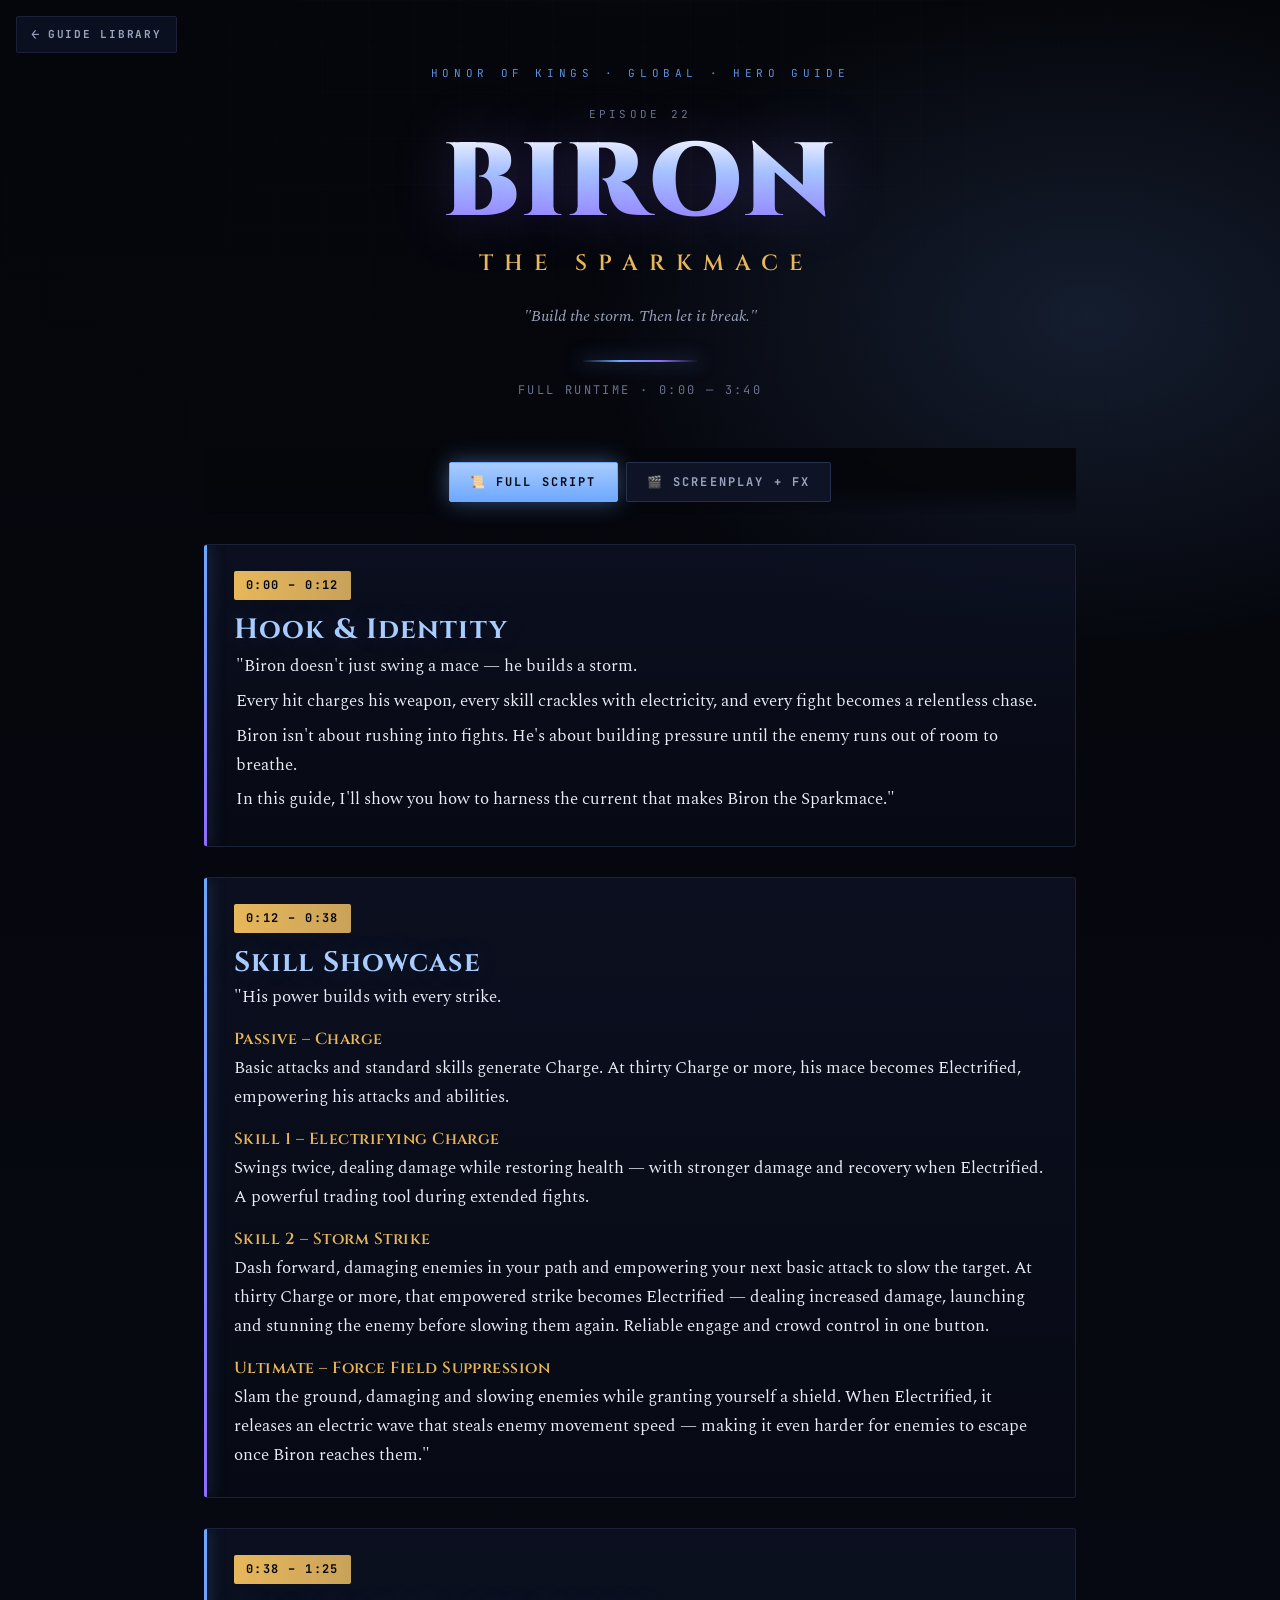
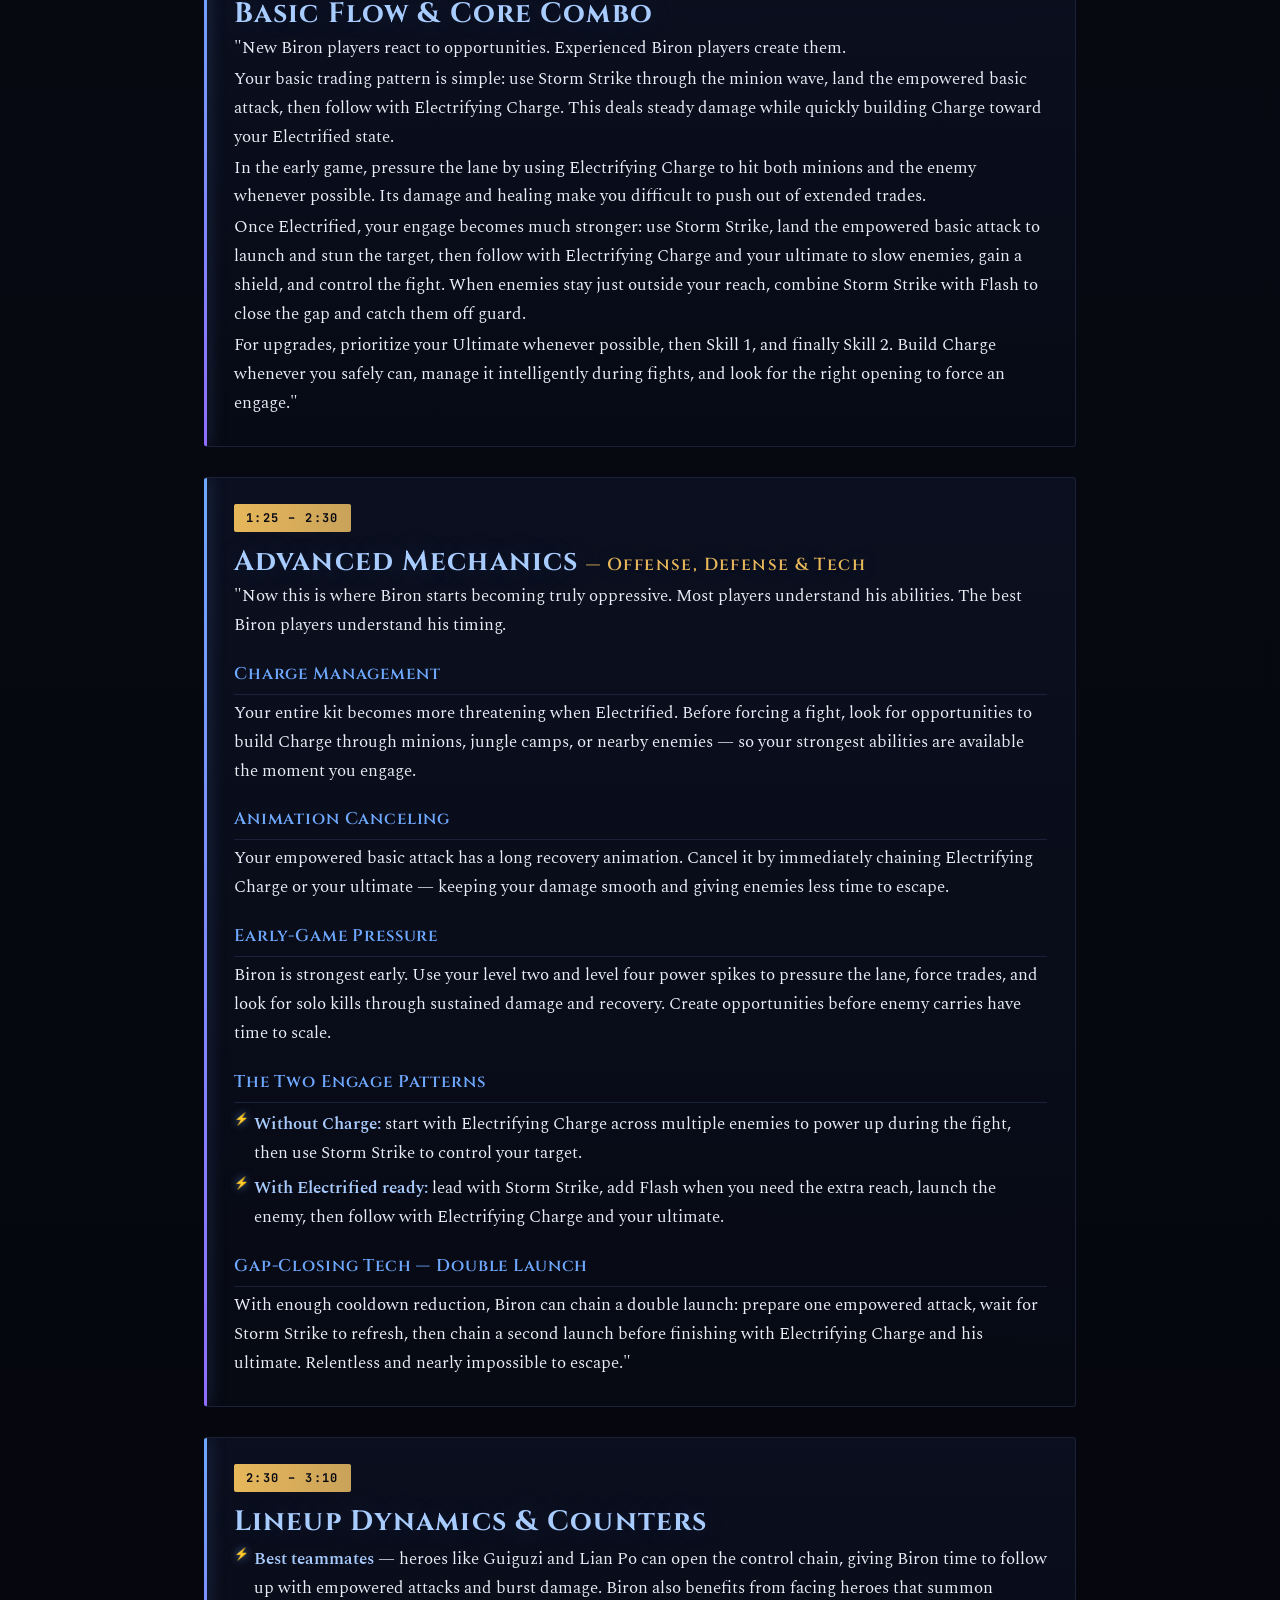
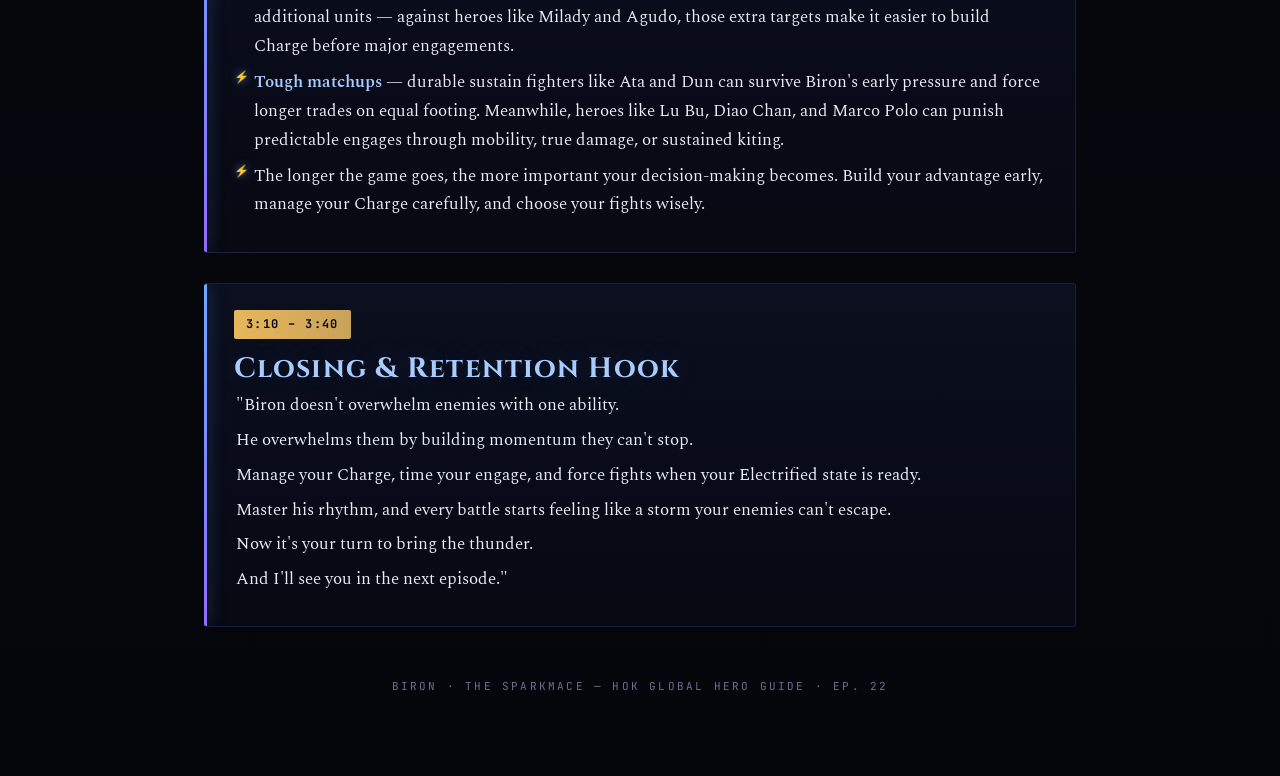
<file: biron.html>
<!DOCTYPE html>
<html lang="en">
<head>
<meta charset="UTF-8">
<meta name="viewport" content="width=device-width, initial-scale=1.0">
<title>Biron — The Sparkmace · Guide Script & Screenplay</title>
<link rel="preconnect" href="https://fonts.googleapis.com">
<link rel="preconnect" href="https://fonts.gstatic.com" crossorigin>
<link href="https://fonts.googleapis.com/css2?family=Cinzel:wght@500;600;700;900&family=Spectral:ital,wght@0,300;0,400;0,500;0,600;1,400&family=JetBrains+Mono:wght@500;700&display=swap" rel="stylesheet">
<link rel="stylesheet" href="shared.css">
<script defer src="shared.js"></script>
<style>
  :root{
    --void:#05060b;
    --ink:#0b0e1a;
    --panel:#10142400;
    --panel-solid:#0e1326;
    --edge:#26304f;
    --edge-soft:#1a2138;
    --bolt:#6ea8ff;
    --bolt-bright:#a9ccff;
    --volt:#8f6dff;
    --gold:#e7b75a;
    --gold-soft:#c9a25a;
    --paper:#e9ecf5;
    --paper-dim:#9aa3bd;
    --paper-faint:#69718e;
    --danger:#ff7a8a;
  }
  *{box-sizing:border-box;margin:0;padding:0}
  html{scroll-behavior:smooth}
  body{
    font-family:'Spectral',Georgia,serif;
    background:
      radial-gradient(1200px 700px at 50% -10%, rgba(143,109,255,.18), transparent 60%),
      radial-gradient(900px 600px at 85% 8%, rgba(110,168,255,.14), transparent 55%),
      linear-gradient(180deg,#05060b 0%, #070912 45%, #05060b 100%);
    color:var(--paper);
    line-height:1.7;
    min-height:100vh;
    padding:0 0 80px;
  }
  body::before{
    content:"";position:fixed;inset:0;pointer-events:none;z-index:0;opacity:.5;
    background-image:
      linear-gradient(rgba(110,168,255,.035) 1px, transparent 1px),
      linear-gradient(90deg, rgba(110,168,255,.035) 1px, transparent 1px);
    background-size:46px 46px;
    mask-image:radial-gradient(1000px 800px at 50% 0%, #000 30%, transparent 80%);
  }
  .wrap{max-width:920px;margin:0 auto;padding:0 24px;position:relative;z-index:1}

  /* ---------- MASTHEAD ---------- */
  header.mast{
    text-align:center;padding:64px 0 30px;position:relative;
  }
  .kicker{
    font-family:'JetBrains Mono',monospace;font-size:11px;letter-spacing:.42em;
    text-transform:uppercase;color:var(--bolt);opacity:.85;margin-bottom:22px;
  }
  .ep-num{
    font-family:'JetBrains Mono',monospace;font-size:11px;letter-spacing:.3em;
    text-transform:uppercase;color:var(--paper-faint);margin-bottom:10px;
    display:block;
  }
  .mast h1{
    font-family:'Cinzel',serif;font-weight:900;line-height:.98;
    font-size:clamp(48px,11vw,104px);letter-spacing:.02em;
    background:linear-gradient(180deg,#fff 0%, var(--bolt-bright) 38%, var(--volt) 105%);
    -webkit-background-clip:text;background-clip:text;color:transparent;
    text-shadow:0 0 60px rgba(143,109,255,.25);
  }
  .mast .epithet{
    font-family:'Cinzel',serif;font-weight:600;font-size:clamp(15px,3.6vw,22px);
    letter-spacing:.5em;text-transform:uppercase;color:var(--gold);
    margin-top:10px;padding-left:.5em;
  }
  .mast .sub{
    margin-top:20px;color:var(--paper-dim);font-style:italic;font-size:16px;
    max-width:560px;margin-left:auto;margin-right:auto;
  }
  .bolt-rule{
    width:120px;height:2px;margin:30px auto 0;
    background:linear-gradient(90deg,transparent,var(--bolt),var(--volt),transparent);
    box-shadow:0 0 18px rgba(110,168,255,.7);
  }
  .runtime{
    font-family:'JetBrains Mono',monospace;font-size:12px;color:var(--paper-faint);
    letter-spacing:.2em;margin-top:18px;
  }

  /* ---------- TABS ---------- */
  .tabs{
    position:sticky;top:0;z-index:20;display:flex;gap:8px;justify-content:center;
    padding:14px 0 12px;margin:18px 0 8px;
    background:linear-gradient(180deg,#05060bef 60%, transparent);
    backdrop-filter:blur(4px);
  }
  .tab{
    font-family:'JetBrains Mono',monospace;font-weight:700;font-size:12px;
    letter-spacing:.18em;text-transform:uppercase;cursor:pointer;
    color:var(--paper-dim);background:var(--panel-solid);
    border:1px solid var(--edge);padding:11px 20px;border-radius:2px;
    transition:.22s;
  }
  .tab:hover{color:var(--paper);border-color:var(--bolt)}
  .tab.active{
    color:#060912;background:linear-gradient(180deg,var(--bolt-bright),var(--bolt));
    border-color:var(--bolt);box-shadow:0 0 22px rgba(110,168,255,.45);
  }
  .view{display:none;animation:fade .4s ease}
  .view.active{display:block}
  @keyframes fade{from{opacity:0;transform:translateY(8px)}to{opacity:1;transform:none}}

  /* ---------- SCRIPT BLOCKS ---------- */
  .block{
    position:relative;margin:30px 0;padding:26px 28px 26px 30px;
    background:linear-gradient(180deg,rgba(14,19,38,.72),rgba(8,11,22,.72));
    border:1px solid var(--edge-soft);border-left:none;border-radius:3px;
    overflow:hidden;
  }
  .block::before{
    content:"";position:absolute;left:0;top:0;bottom:0;width:3px;
    background:linear-gradient(180deg,var(--bolt),var(--volt));
    box-shadow:0 0 16px rgba(110,168,255,.55);
  }
  .block .ts{
    display:inline-block;font-family:'JetBrains Mono',monospace;font-weight:700;
    font-size:12px;letter-spacing:.12em;color:#060912;
    background:linear-gradient(90deg,var(--gold),var(--gold-soft));
    padding:4px 12px;border-radius:2px;margin-bottom:6px;
  }
  .block h2{
    font-family:'Cinzel',serif;font-weight:700;font-size:clamp(20px,4vw,28px);
    color:var(--bolt-bright);letter-spacing:.04em;margin:8px 0 4px;line-height:1.15;
    text-shadow:0 0 30px rgba(110,168,255,.2);
  }
  .block h2 .tail{font-size:.62em;color:var(--gold);letter-spacing:.08em;font-weight:600}
  .vo{color:var(--paper);font-size:17px}
  .vo p{margin:0 0 2px}
  .vo .quote{display:block;margin:6px 0;padding-left:2px}
  .skill{
    font-family:'Cinzel',serif;font-weight:600;color:var(--gold);
    letter-spacing:.03em;display:block;margin:14px 0 1px;font-size:16px;
  }
  .subhead{
    font-family:'Cinzel',serif;font-weight:600;color:var(--bolt);
    letter-spacing:.05em;display:block;margin:20px 0 4px;font-size:17px;
    border-bottom:1px solid var(--edge-soft);padding-bottom:5px;
  }
  .lead{font-weight:600;color:var(--bolt-bright)}
  .vo .spacer{height:9px}
  .vo ul{list-style:none;margin:6px 0;padding:0}
  .vo ul li{
    position:relative;padding-left:20px;margin:7px 0;
  }
  .vo ul li::before{
    content:"⚡";position:absolute;left:0;top:0;font-size:12px;color:var(--bolt);
    filter:drop-shadow(0 0 4px rgba(110,168,255,.7));
  }
  em.note{color:var(--paper-dim)}

  /* ---------- SCREENPLAY ---------- */
  .sp-intro{
    margin:26px 0 8px;color:var(--paper-dim);font-style:italic;font-size:15px;
    border-left:2px solid var(--edge);padding-left:16px;
  }
  .scene{
    margin:22px 0;border:1px solid var(--edge-soft);border-radius:3px;overflow:hidden;
    background:linear-gradient(180deg,rgba(12,16,32,.7),rgba(7,10,20,.7));
  }
  .scene-head{
    display:flex;align-items:center;gap:14px;flex-wrap:wrap;
    padding:12px 18px;background:rgba(110,168,255,.07);
    border-bottom:1px solid var(--edge-soft);
  }
  .scene-head .ts{
    font-family:'JetBrains Mono',monospace;font-weight:700;font-size:12px;
    color:#060912;background:linear-gradient(90deg,var(--gold),var(--gold-soft));
    padding:4px 11px;border-radius:2px;letter-spacing:.08em;
  }
  .scene-head .title{
    font-family:'Cinzel',serif;font-weight:600;font-size:15px;color:var(--bolt-bright);
    letter-spacing:.06em;text-transform:uppercase;
  }
  .scene-body{padding:6px 18px 16px}
  .row{display:flex;gap:0;border-bottom:1px dashed var(--edge-soft);padding:12px 0}
  .row:last-child{border-bottom:none}
  .row .lab{
    flex:0 0 116px;font-family:'JetBrains Mono',monospace;font-weight:700;
    font-size:10.5px;letter-spacing:.14em;text-transform:uppercase;
    padding-top:3px;
  }
  .row.visual .lab{color:var(--bolt)}
  .row.fx .lab{color:var(--volt)}
  .row.ost .lab{color:var(--gold)}
  .row .val{flex:1;font-size:15.5px;color:var(--paper)}
  .row .val .ost-text{
    font-family:'JetBrains Mono',monospace;font-size:13px;color:var(--bolt-bright);
    background:rgba(110,168,255,.08);border:1px solid var(--edge-soft);
    padding:2px 8px;border-radius:2px;display:inline-block;margin:2px 4px 2px 0;
  }
  .row .val .none{color:var(--paper-faint);font-style:italic}

  /* ---------- NOTE BAR ---------- */
  .notebar{
    margin:34px 0 0;padding:16px 20px;border:1px dashed var(--edge);border-radius:3px;
    background:rgba(231,183,90,.05);color:var(--paper-dim);font-size:14px;
  }
  .notebar b{color:var(--gold);font-family:'Cinzel',serif;letter-spacing:.04em}
  footer{
    text-align:center;margin-top:50px;color:var(--paper-faint);
    font-family:'JetBrains Mono',monospace;font-size:11px;letter-spacing:.2em;
  }

  /* ---------- PRINT ---------- */
  @media print{
    body{background:#fff;color:#111}
    body::before{display:none}
    .tabs{display:none}
    .view{display:block!important}
    .view + .view{page-break-before:always}
    .mast h1{color:#1a2350;-webkit-text-fill-color:#1a2350}
    .mast .epithet{color:#8a6a14}
    .block,.scene{background:#fff;border-color:#bbb;break-inside:avoid}
    .block h2,.scene-head .title{color:#1a2350}
    .vo,.row .val{color:#111}
    .skill{color:#8a6a14}
    .block .ts,.scene-head .ts{background:#1a2350;color:#fff}
  }
  @media (max-width:600px){
    .row{flex-direction:column;gap:3px}
    .row .lab{flex:none}
  }
</style>
</head>
<body>
<div class="wrap">

  <header class="mast">
    <div class="kicker">Honor of Kings · Global · Hero Guide</div>
    <span class="ep-num">Episode 22</span>
    <h1>BIRON</h1>
    <div class="epithet">The Sparkmace</div>
    <p class="sub">"Build the storm. Then let it break."</p>
    <div class="bolt-rule"></div>
    <div class="runtime">FULL RUNTIME · 0:00 — 3:40</div>
  </header>

  <nav class="tabs">
    <button class="tab active" data-view="script">📜 Full Script</button>
    <button class="tab" data-view="screenplay">🎬 Screenplay + FX</button>
  </nav>

  <!-- ============================== FULL SCRIPT ============================== -->
  <section class="view active" id="script">

    <div class="block">
      <span class="ts">0:00 – 0:12</span>
      <h2>Hook &amp; Identity</h2>
      <div class="vo">
        <span class="quote">"Biron doesn't just swing a mace — he builds a storm.</span>
        <span class="quote">Every hit charges his weapon, every skill crackles with electricity, and every fight becomes a relentless chase.</span>
        <span class="quote">Biron isn't about rushing into fights. He's about building pressure until the enemy runs out of room to breathe.</span>
        <span class="quote">In this guide, I'll show you how to harness the current that makes Biron the Sparkmace."</span>
      </div>
    </div>

    <div class="block">
      <span class="ts">0:12 – 0:38</span>
      <h2>Skill Showcase</h2>
      <div class="vo">
        <p>"His power builds with every strike.</p>
        <span class="skill">Passive – Charge</span>
        <p>Basic attacks and standard skills generate Charge. At thirty Charge or more, his mace becomes Electrified, empowering his attacks and abilities.</p>
        <span class="skill">Skill 1 – Electrifying Charge</span>
        <p>Swings twice, dealing damage while restoring health — with stronger damage and recovery when Electrified. A powerful trading tool during extended fights.</p>
        <span class="skill">Skill 2 – Storm Strike</span>
        <p>Dash forward, damaging enemies in your path and empowering your next basic attack to slow the target. At thirty Charge or more, that empowered strike becomes Electrified — dealing increased damage, launching and stunning the enemy before slowing them again. Reliable engage and crowd control in one button.</p>
        <span class="skill">Ultimate – Force Field Suppression</span>
        <p>Slam the ground, damaging and slowing enemies while granting yourself a shield. When Electrified, it releases an electric wave that steals enemy movement speed — making it even harder for enemies to escape once Biron reaches them."</p>
      </div>
    </div>

    <div class="block">
      <span class="ts">0:38 – 1:25</span>
      <h2>Basic Flow &amp; Core Combo</h2>
      <div class="vo">
        <p>"New Biron players react to opportunities. Experienced Biron players create them.</p>
        <p>Your basic trading pattern is simple: use Storm Strike through the minion wave, land the empowered basic attack, then follow with Electrifying Charge. This deals steady damage while quickly building Charge toward your Electrified state.</p>
        <p>In the early game, pressure the lane by using Electrifying Charge to hit both minions and the enemy whenever possible. Its damage and healing make you difficult to push out of extended trades.</p>
        <p>Once Electrified, your engage becomes much stronger: use Storm Strike, land the empowered basic attack to launch and stun the target, then follow with Electrifying Charge and your ultimate to slow enemies, gain a shield, and control the fight. When enemies stay just outside your reach, combine Storm Strike with Flash to close the gap and catch them off guard.</p>
        <p>For upgrades, prioritize your Ultimate whenever possible, then Skill 1, and finally Skill 2. Build Charge whenever you safely can, manage it intelligently during fights, and look for the right opening to force an engage."</p>
      </div>
    </div>

    <div class="block">
      <span class="ts">1:25 – 2:30</span>
      <h2>Advanced Mechanics <span class="tail">— Offense, Defense &amp; Tech</span></h2>
      <div class="vo">
        <p>"Now this is where Biron starts becoming truly oppressive. Most players understand his abilities. The best Biron players understand his timing.</p>

        <span class="subhead">Charge Management</span>
        <p>Your entire kit becomes more threatening when Electrified. Before forcing a fight, look for opportunities to build Charge through minions, jungle camps, or nearby enemies — so your strongest abilities are available the moment you engage.</p>

        <span class="subhead">Animation Canceling</span>
        <p>Your empowered basic attack has a long recovery animation. Cancel it by immediately chaining Electrifying Charge or your ultimate — keeping your damage smooth and giving enemies less time to escape.</p>

        <span class="subhead">Early-Game Pressure</span>
        <p>Biron is strongest early. Use your level two and level four power spikes to pressure the lane, force trades, and look for solo kills through sustained damage and recovery. Create opportunities before enemy carries have time to scale.</p>

        <span class="subhead">The Two Engage Patterns</span>
        <ul>
          <li><span class="lead">Without Charge:</span> start with Electrifying Charge across multiple enemies to power up during the fight, then use Storm Strike to control your target.</li>
          <li><span class="lead">With Electrified ready:</span> lead with Storm Strike, add Flash when you need the extra reach, launch the enemy, then follow with Electrifying Charge and your ultimate.</li>
        </ul>

        <span class="subhead">Gap-Closing Tech — Double Launch</span>
        <p>With enough cooldown reduction, Biron can chain a double launch: prepare one empowered attack, wait for Storm Strike to refresh, then chain a second launch before finishing with Electrifying Charge and his ultimate. Relentless and nearly impossible to escape."</p>
      </div>
    </div>

    <div class="block">
      <span class="ts">2:30 – 3:10</span>
      <h2>Lineup Dynamics &amp; Counters</h2>
      <div class="vo">
        <ul>
          <li><span class="lead">Best teammates</span> — heroes like Guiguzi and Lian Po can open the control chain, giving Biron time to follow up with empowered attacks and burst damage. Biron also benefits from facing heroes that summon additional units — against heroes like Milady and Agudo, those extra targets make it easier to build Charge before major engagements.</li>
          <li><span class="lead">Tough matchups</span> — durable sustain fighters like Ata and Dun can survive Biron's early pressure and force longer trades on equal footing. Meanwhile, heroes like Lu Bu, Diao Chan, and Marco Polo can punish predictable engages through mobility, true damage, or sustained kiting.</li>
          <li>The longer the game goes, the more important your decision-making becomes. Build your advantage early, manage your Charge carefully, and choose your fights wisely.</li>
        </ul>
      </div>
    </div>

    <div class="block">
      <span class="ts">3:10 – 3:40</span>
      <h2>Closing &amp; Retention Hook</h2>
      <div class="vo">
        <span class="quote">"Biron doesn't overwhelm enemies with one ability.</span>
        <span class="quote">He overwhelms them by building momentum they can't stop.</span>
        <span class="quote">Manage your Charge, time your engage, and force fights when your Electrified state is ready.</span>
        <span class="quote">Master his rhythm, and every battle starts feeling like a storm your enemies can't escape.</span>
        <span class="quote">Now it's your turn to bring the thunder.</span>
        <span class="quote">And I'll see you in the next episode."</span>
      </div>
    </div>

  </section>

  <!-- ============================== SCREENPLAY + FX ============================== -->
  <section class="view" id="screenplay">

    <p class="sp-intro">Shooting screenplay broken into production beats inside the same timestamp windows as the script. <b>Visual</b> = exactly what to record/match. <b>FX</b> = post / motion graphics. <b>On-Screen Text</b> = burned-in overlays.</p>

    <!-- HOOK -->
    <div class="scene">
      <div class="scene-head"><span class="ts">0:00 – 0:12</span><span class="title">Hook &amp; Identity</span></div>
      <div class="scene-body">
        <div class="row visual"><div class="lab">Visual</div><div class="val">Cold open: hold on Biron standing in lane as a fight ignites around him in slow-mo. On "builds a storm," cut to a rapid montage of Charge building across successive hits. On "relentless chase," cut to an Electrified Storm Strike launch — enemy flying up in real time. End on a hero portrait / splash-art freeze of Biron.</div></div>
        <div class="row fx"><div class="lab">FX</div><div class="val">Electric surge transition; subtle Charge-meter fill animation synced to "every hit." Bold title card slams in on the final line: name strikes in like a thunderbolt. Blue-electric color grade throughout cold open.</div></div>
        <div class="row ost"><div class="lab">On-Screen Text</div><div class="val"><span class="ost-text">BIRON</span><span class="ost-text">THE SPARKMACE</span><span class="ost-text">Full Hero Guide</span><span class="ost-text">EP. 22</span></div></div>
      </div>
    </div>

    <!-- PASSIVE -->
    <div class="scene">
      <div class="scene-head"><span class="ts">0:12 – 0:18</span><span class="title">Passive — Charge</span></div>
      <div class="scene-body">
        <div class="row visual"><div class="lab">Visual</div><div class="val">Practice-range clip: land basic attacks and standard skills, keeping the Charge meter clearly in frame. Let it fill to 30 — show the mace visibly crackling / glowing to signal Electrified state. Capture the transformation moment cleanly.</div></div>
        <div class="row fx"><div class="lab">FX</div><div class="val">Zoom and circle-highlight on the Charge bar; electric pulse on each tick gained. Big glow burst at the 30-Charge threshold — "ELECTRIFIED" stamp flashes on screen.</div></div>
        <div class="row ost"><div class="lab">On-Screen Text</div><div class="val"><span class="ost-text">PASSIVE · Charge</span><span class="ost-text">Basic attacks + skills = Charge</span><span class="ost-text">30 Charge → ELECTRIFIED</span></div></div>
      </div>
    </div>

    <!-- SKILL 1 -->
    <div class="scene">
      <div class="scene-head"><span class="ts">0:18 – 0:24</span><span class="title">Skill 1 — Electrifying Charge</span></div>
      <div class="scene-body">
        <div class="row visual"><div class="lab">Visual</div><div class="val">Two quick clips side by side: (1) normal Electrifying Charge — double swing, damage numbers and heal pop-ups visible; (2) Electrified Electrifying Charge — same pattern but bigger numbers, larger heal. Keep both clips short and punchy so the difference is immediately readable.</div></div>
        <div class="row fx"><div class="lab">FX</div><div class="val">A/B label overlay ("Normal" vs "Electrified"); highlight the heal pop-up with a green circle. Brief slow-mo on the second swing of the Electrified version.</div></div>
        <div class="row ost"><div class="lab">On-Screen Text</div><div class="val"><span class="ost-text">SKILL 1 · Electrifying Charge</span><span class="ost-text">Double swing · damage + heal</span><span class="ost-text">Electrified = stronger dmg &amp; recovery</span></div></div>
      </div>
    </div>

    <!-- SKILL 2 -->
    <div class="scene">
      <div class="scene-head"><span class="ts">0:24 – 0:31</span><span class="title">Skill 2 — Storm Strike</span></div>
      <div class="scene-body">
        <div class="row visual"><div class="lab">Visual</div><div class="val">Two back-to-back clips: (1) normal Storm Strike — dash, empowered basic attack lands, target briefly slowed; (2) Electrified Storm Strike — same dash, empowered basic launches enemy up, stun + slow visible on landing. Make the launch arc unmissable.</div></div>
        <div class="row fx"><div class="lab">FX</div><div class="val">Speed ramp: slow-mo the launch 50% then snap to full speed. "LAUNCH + STUN" callout overlay on clip 2. Motion-streak on the dash path.</div></div>
        <div class="row ost"><div class="lab">On-Screen Text</div><div class="val"><span class="ost-text">SKILL 2 · Storm Strike</span><span class="ost-text">Dash → empowered basic → slow</span><span class="ost-text">Electrified: launch + stun + slow</span></div></div>
      </div>
    </div>

    <!-- ULTIMATE -->
    <div class="scene">
      <div class="scene-head"><span class="ts">0:31 – 0:38</span><span class="title">Ultimate — Force Field Suppression</span></div>
      <div class="scene-body">
        <div class="row visual"><div class="lab">Visual</div><div class="val">Two clips: (1) base ultimate — ground slam, damage + slow ring radiating out, shield bubble appears on Biron; (2) Electrified ultimate — same slam plus an electric wave visibly chasing enemies and stealing their movement speed (show their speed debuff icon).</div></div>
        <div class="row fx"><div class="lab">FX</div><div class="val">Shockwave ripple effect on the slam impact. Outline the shield gain with a glow ring. On clip 2, trace the electric wave with a trailing arc and add "SPEED STOLEN" callout.</div></div>
        <div class="row ost"><div class="lab">On-Screen Text</div><div class="val"><span class="ost-text">ULTIMATE · Force Field Suppression</span><span class="ost-text">Slam · dmg · slow · shield</span><span class="ost-text">Electrified: electric wave steals movement speed</span></div></div>
      </div>
    </div>

    <!-- CORE COMBO -->
    <div class="scene">
      <div class="scene-head"><span class="ts">0:38 – 0:55</span><span class="title">Basic Flow — React vs. Create</span></div>
      <div class="scene-body">
        <div class="row visual"><div class="lab">Visual</div><div class="val">Two contrasting clips: label one "Reactive Biron" (a player waiting for the enemy to engage first, missing windows), label the second "Proactive Biron" (Storm Strike through the wave, empowered basic lands, Charge climbs). The contrast carries the "react vs create" thesis of this section.</div></div>
        <div class="row fx"><div class="lab">FX</div><div class="val">Split-screen or A/B cut with amber "REACTIVE" vs green "PROACTIVE" banners. Charge bar visible and climbing on the proactive clip.</div></div>
        <div class="row ost"><div class="lab">On-Screen Text</div><div class="val"><span class="ost-text">New players REACT · Experienced players CREATE</span><span class="ost-text">Base trade: Storm Strike → empowered basic → S1</span></div></div>
      </div>
    </div>

    <div class="scene">
      <div class="scene-head"><span class="ts">0:55 – 1:10</span><span class="title">Electrified Engage + Flash Combo</span></div>
      <div class="scene-body">
        <div class="row visual"><div class="lab">Visual</div><div class="val">Full Electrified engage sequence in one clean clip: Storm Strike → empowered basic attack launches enemy → Electrifying Charge → ultimate (shield + slow). Then a second clip showing the Storm Strike + Flash extension: Storm Strike fires, Flash instantly closes the remaining gap mid-dash, empowered basic connects.</div></div>
        <div class="row fx"><div class="lab">FX</div><div class="val">Input overlay synced to each cast. "ELECTRIFIED ENGAGE" card on clip 1. Flash icon badge and "GAP CLOSED" callout on clip 2.</div></div>
        <div class="row ost"><div class="lab">On-Screen Text</div><div class="val"><span class="ost-text">ELECTRIFIED: S2 → empowered basic (launch) → S1 → Ult</span><span class="ost-text">Flash extend: S2 + Flash → close gap → engage</span></div></div>
      </div>
    </div>

    <div class="scene">
      <div class="scene-head"><span class="ts">1:10 – 1:25</span><span class="title">Skill Priority</span></div>
      <div class="scene-body">
        <div class="row visual"><div class="lab">Visual</div><div class="val">Skill-up menu screen recording: level Ultimate first, then Skill 1, then Skill 2. Cut to a brief clip of Biron farming lane to underline "build Charge safely whenever you can."</div></div>
        <div class="row fx"><div class="lab">FX</div><div class="val">Clean leveling-order graphic: Ult &gt; S1 &gt; S2. Charge bar overlay on the farming clip.</div></div>
        <div class="row ost"><div class="lab">On-Screen Text</div><div class="val"><span class="ost-text">PRIORITY: Ult &gt; Electrifying Charge &gt; Storm Strike</span><span class="ost-text">Build Charge · manage it · pick your moment</span></div></div>
      </div>
    </div>

    <!-- ADVANCED -->
    <div class="scene">
      <div class="scene-head"><span class="ts">1:25 – 1:35</span><span class="title">Advanced — Intro / Understanding Timing</span></div>
      <div class="scene-body">
        <div class="row visual"><div class="lab">Visual</div><div class="val">Quick highlight montage of Biron at peak Electrified state — a launch here, a double-kill there, an escape punished. End on a clip that highlights a well-timed engage over a raw abilities clip — this section is about timing, not raw power.</div></div>
        <div class="row fx"><div class="lab">FX</div><div class="val">Chapter-break wipe with electric crack. "ADVANCED MECHANICS" stamp slams in. Speed ramp on the montage.</div></div>
        <div class="row ost"><div class="lab">On-Screen Text</div><div class="val"><span class="ost-text">⚡ ADVANCED MECHANICS</span><span class="ost-text">Most players know the abilities. Master the TIMING.</span></div></div>
      </div>
    </div>

    <div class="scene">
      <div class="scene-head"><span class="ts">1:35 – 1:48</span><span class="title">Charge Management</span></div>
      <div class="scene-body">
        <div class="row visual"><div class="lab">Visual</div><div class="val">Two-part clip: (1) Biron forcing a fight at low Charge — abilities feel weak, no launch, engage stalls; (2) Biron pre-building Charge on minions / a jungle camp before walking into the fight at 30+ — Storm Strike immediately launches, the difference is night and day. Keep Charge bar visible in both.</div></div>
        <div class="row fx"><div class="lab">FX</div><div class="val">Charge bar highlighted throughout. "LOW CHARGE → weak engage" red flag on clip 1; "ELECTRIFIED → oppressive" green flag on clip 2. Slow-mo the pre-build phase to make it deliberate.</div></div>
        <div class="row ost"><div class="lab">On-Screen Text</div><div class="val"><span class="ost-text">CHARGE MANAGEMENT</span><span class="ost-text">Pre-build on minions / camps before fighting</span><span class="ost-text">Electrified ready = maximum threat</span></div></div>
      </div>
    </div>

    <div class="scene">
      <div class="scene-head"><span class="ts">1:48 – 2:00</span><span class="title">Animation Canceling</span></div>
      <div class="scene-body">
        <div class="row visual"><div class="lab">Visual</div><div class="val">Side-by-side slow-mo: (1) empowered basic attack followed by sitting in the full recovery animation — enemy dashes away; (2) empowered basic immediately chained into Electrifying Charge or the ultimate — no gap, enemy can't react. The gap in enemy reaction time should be unmistakeable.</div></div>
        <div class="row fx"><div class="lab">FX</div><div class="val">Slow-mo both clips to 30% speed. Red "RECOVERY ANIMATION — enemy escapes" marker on clip 1. Green "CANCELLED — no gap" marker on clip 2. Input-overlay timed to each cancel.</div></div>
        <div class="row ost"><div class="lab">On-Screen Text</div><div class="val"><span class="ost-text">ANIMATION CANCEL</span><span class="ost-text">Empowered basic → immediately chain S1 or Ult</span><span class="ost-text">Keeps damage smooth · enemies can't escape</span></div></div>
      </div>
    </div>

    <div class="scene">
      <div class="scene-head"><span class="ts">2:00 – 2:12</span><span class="title">Early-Game Pressure</span></div>
      <div class="scene-body">
        <div class="row visual"><div class="lab">Visual</div><div class="val">Clip of Biron at level two poke-trading and healing back, then a level four solo-kill sequence using sustained damage + healing to outlast the enemy. Show the HP bars: Biron's staying healthy while the enemy's drains. The level spike moment should be clearly visible.</div></div>
        <div class="row fx"><div class="lab">FX</div><div class="val">HP bar overlay with side-by-side comparison. "LVL 2 SPIKE" and "LVL 4 SPIKE" callout stamps timed to the relevant clips.</div></div>
        <div class="row ost"><div class="lab">On-Screen Text</div><div class="val"><span class="ost-text">STRONGEST EARLY — use lv2 &amp; lv4 spikes</span><span class="ost-text">Sustained dmg + healing = outlast the enemy</span><span class="ost-text">Create kills before carries scale</span></div></div>
      </div>
    </div>

    <div class="scene">
      <div class="scene-head"><span class="ts">2:12 – 2:22</span><span class="title">Two Engage Patterns</span></div>
      <div class="scene-body">
        <div class="row visual"><div class="lab">Visual</div><div class="val">Two clean side-by-side engage clips: (1) No Charge — open with Electrifying Charge across multiple enemies to generate Charge mid-fight, then Storm Strike to control the target. (2) Electrified — Storm Strike first, empowered basic launches enemy, follow with S1 + Ult. Label each clearly so the viewer knows which to use and when.</div></div>
        <div class="row fx"><div class="lab">FX</div><div class="val">Input sequence overlay per clip. "NO CHARGE" vs "ELECTRIFIED" scenario labels. Charge bar visible and annotated in both.</div></div>
        <div class="row ost"><div class="lab">On-Screen Text</div><div class="val"><span class="ost-text">NO CHARGE: S1 (multi-target) → Storm Strike</span><span class="ost-text">ELECTRIFIED: S2 → Flash → launch → S1 → Ult</span></div></div>
      </div>
    </div>

    <div class="scene">
      <div class="scene-head"><span class="ts">2:22 – 2:30</span><span class="title">Double Launch Tech</span></div>
      <div class="scene-body">
        <div class="row visual"><div class="lab">Visual</div><div class="val">One clean clip of the double-launch sequence at speed: first empowered attack lands → launch #1, Storm Strike refreshes, second launch → finish with S1 + Ult. The enemy should never touch the ground between launches. Follow with a brief clip showing the CDR item(s) that enable it.</div></div>
        <div class="row fx"><div class="lab">FX</div><div class="val">"LAUNCH #1" and "LAUNCH #2" stamps synced to each hit. CDR item badge callout. Slow-mo the full sequence first, then replay at full speed.</div></div>
        <div class="row ost"><div class="lab">On-Screen Text</div><div class="val"><span class="ost-text">DOUBLE LAUNCH TECH · requires CDR</span><span class="ost-text">Empowered basic (launch) → S2 refresh → launch #2 → S1 + Ult</span></div></div>
      </div>
    </div>

    <!-- LINEUP -->
    <div class="scene">
      <div class="scene-head"><span class="ts">2:30 – 2:50</span><span class="title">Best Teammates</span></div>
      <div class="scene-body">
        <div class="row visual"><div class="lab">Visual</div><div class="val">Synergy clips: Guiguzi / Lian Po opening with AoE control while Biron follows up with an Electrified engage into the locked-down enemies. Also show a clip of Biron pre-building Charge on Milady's / Agudo's summoned units before a teamfight.</div></div>
        <div class="row fx"><div class="lab">FX</div><div class="val">Hero portrait pairings slide in (Biron + each partner). "CONTROL CHAIN" tag on the follow-up clips. "CHARGE FODDER" tag on the summon-farming clip.</div></div>
        <div class="row ost"><div class="lab">On-Screen Text</div><div class="val"><span class="ost-text">BEST WITH: Guiguzi · Lian Po</span><span class="ost-text">vs Milady / Agudo: farm summons → enter Electrified</span></div></div>
      </div>
    </div>

    <div class="scene">
      <div class="scene-head"><span class="ts">2:50 – 3:10</span><span class="title">Tough Matchups</span></div>
      <div class="scene-body">
        <div class="row visual"><div class="lab">Visual</div><div class="val">Counter clips: (1) Ata / Dun surviving Biron's early burst, healing back up, and forcing Biron into a losing extended trade; (2) Lu Bu / Diao Chan / Marco Polo dashing away or punishing a telegraphed Storm Strike. Pair each with a "correct response" clip — Biron resetting Charge instead of committing, or holding engage until the dash is burned.</div></div>
        <div class="row fx"><div class="lab">FX</div><div class="val">Red "COUNTER" tag + hero portraits (Ata, Dun, Lu Bu, Diao Chan, Marco Polo). "DON'T COMMIT → RESET" reminder banner on the correct-response clips.</div></div>
        <div class="row ost"><div class="lab">On-Screen Text</div><div class="val"><span class="ost-text">SUSTAIN COUNTERS: Ata · Dun → don't trade long</span><span class="ost-text">MOBILITY COUNTERS: Lu Bu · Diao Chan · Marco Polo → hold engage</span></div></div>
      </div>
    </div>

    <!-- CLOSING -->
    <div class="scene">
      <div class="scene-head"><span class="ts">3:10 – 3:40</span><span class="title">Closing &amp; Retention Hook</span></div>
      <div class="scene-body">
        <div class="row visual"><div class="lab">Visual</div><div class="val">Slow, triumphant outro montage: Biron building Charge steadily, then bursting into an Electrified engage that wipes an enemy. Land on a heroic hold of Biron (or his splash art) as the electricity fades. Leave room for end-screen / subscribe + next-episode card.</div></div>
        <div class="row fx"><div class="lab">FX</div><div class="val">Warm-to-electric grade; rolling distant charge hum fading to silence. Recap lower-thirds (Build Charge · Time the Engage · Bring the Thunder). Animate end-screen card + subscribe prompt; tease next hero.</div></div>
        <div class="row ost"><div class="lab">On-Screen Text</div><div class="val"><span class="ost-text">Build Charge · Time the Engage · Bring the Thunder</span><span class="ost-text">▶ SUBSCRIBE</span><span class="ost-text">Next episode →</span></div></div>
      </div>
    </div>

  </section>

  <footer>BIRON · THE SPARKMACE — HOK GLOBAL HERO GUIDE · EP. 22</footer>

</div>

<script>
  const tabs=document.querySelectorAll('.tab');
  const views=document.querySelectorAll('.view');
  tabs.forEach(t=>t.addEventListener('click',()=>{
    tabs.forEach(x=>x.classList.remove('active'));
    views.forEach(v=>v.classList.remove('active'));
    t.classList.add('active');
    document.getElementById(t.dataset.view).classList.add('active');
    window.scrollTo({top:0,behavior:'smooth'});
  }));
</script>
</body>
</html>
</file>
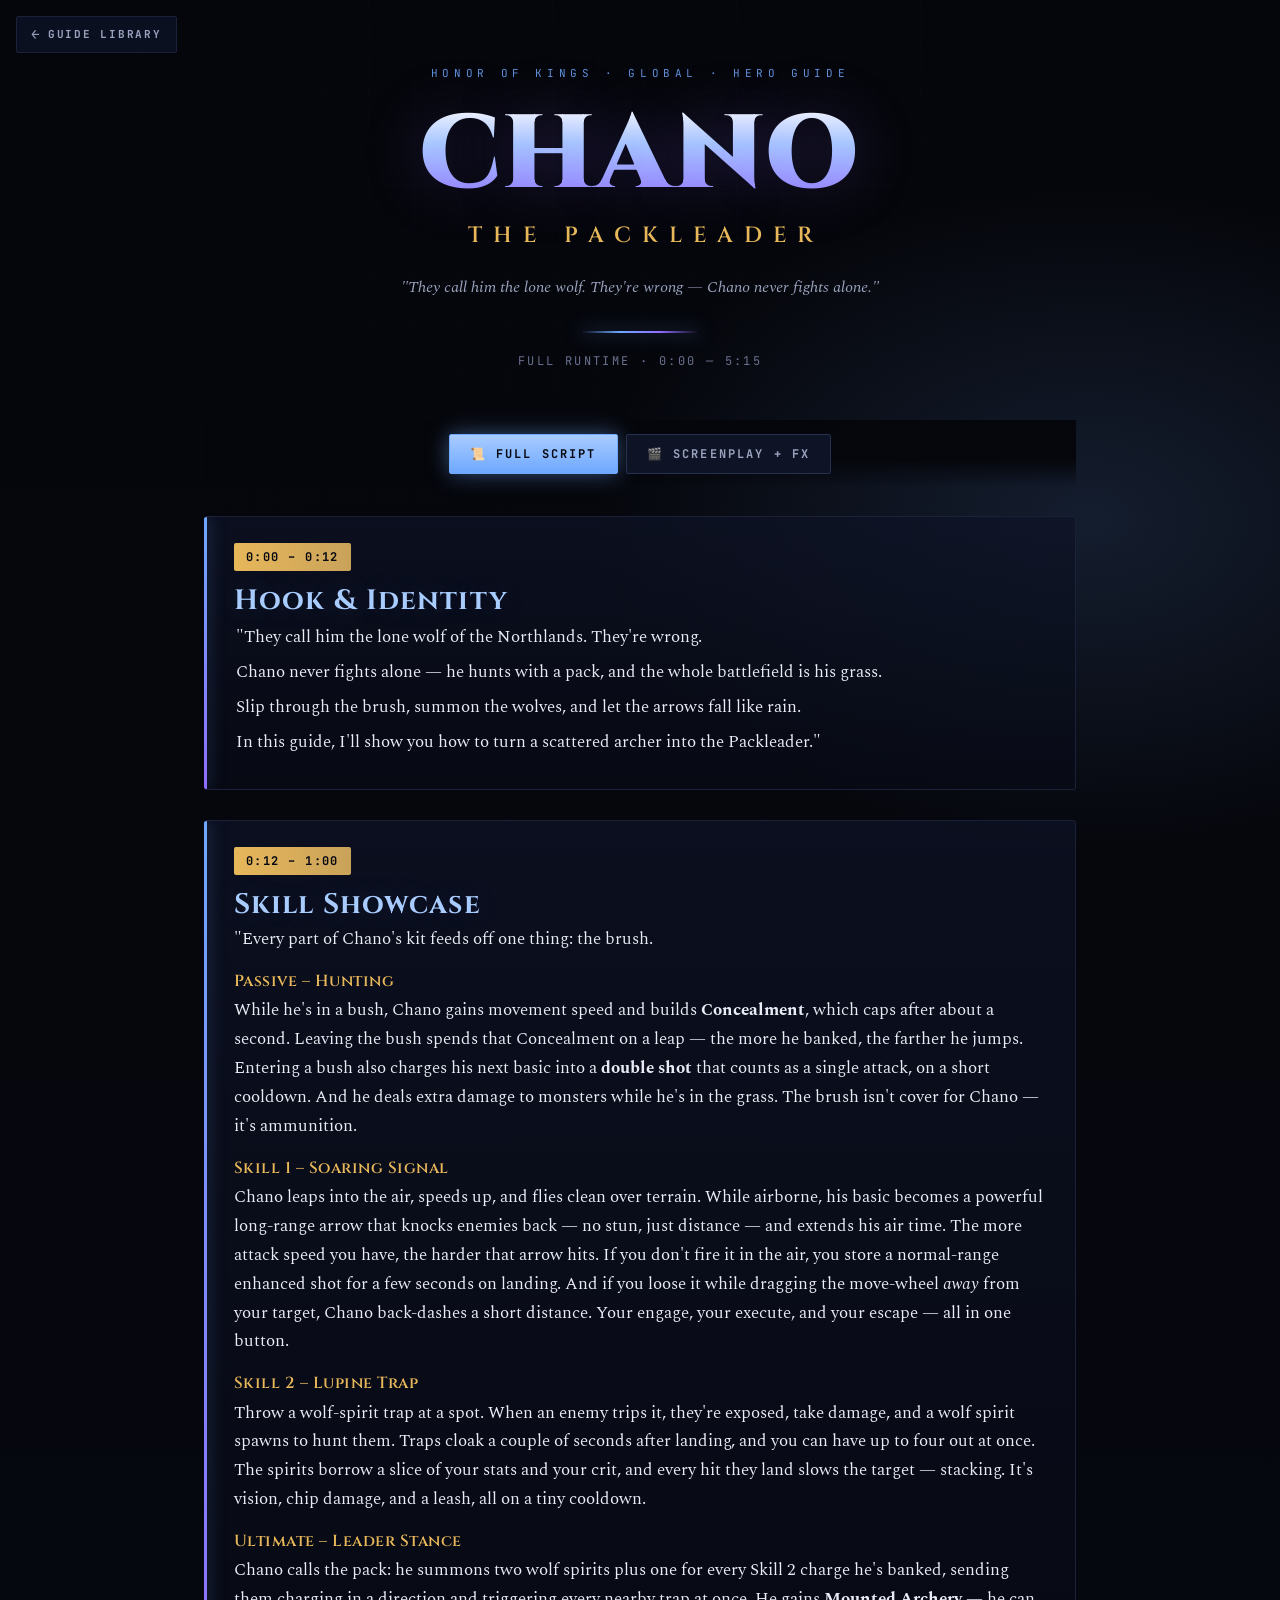
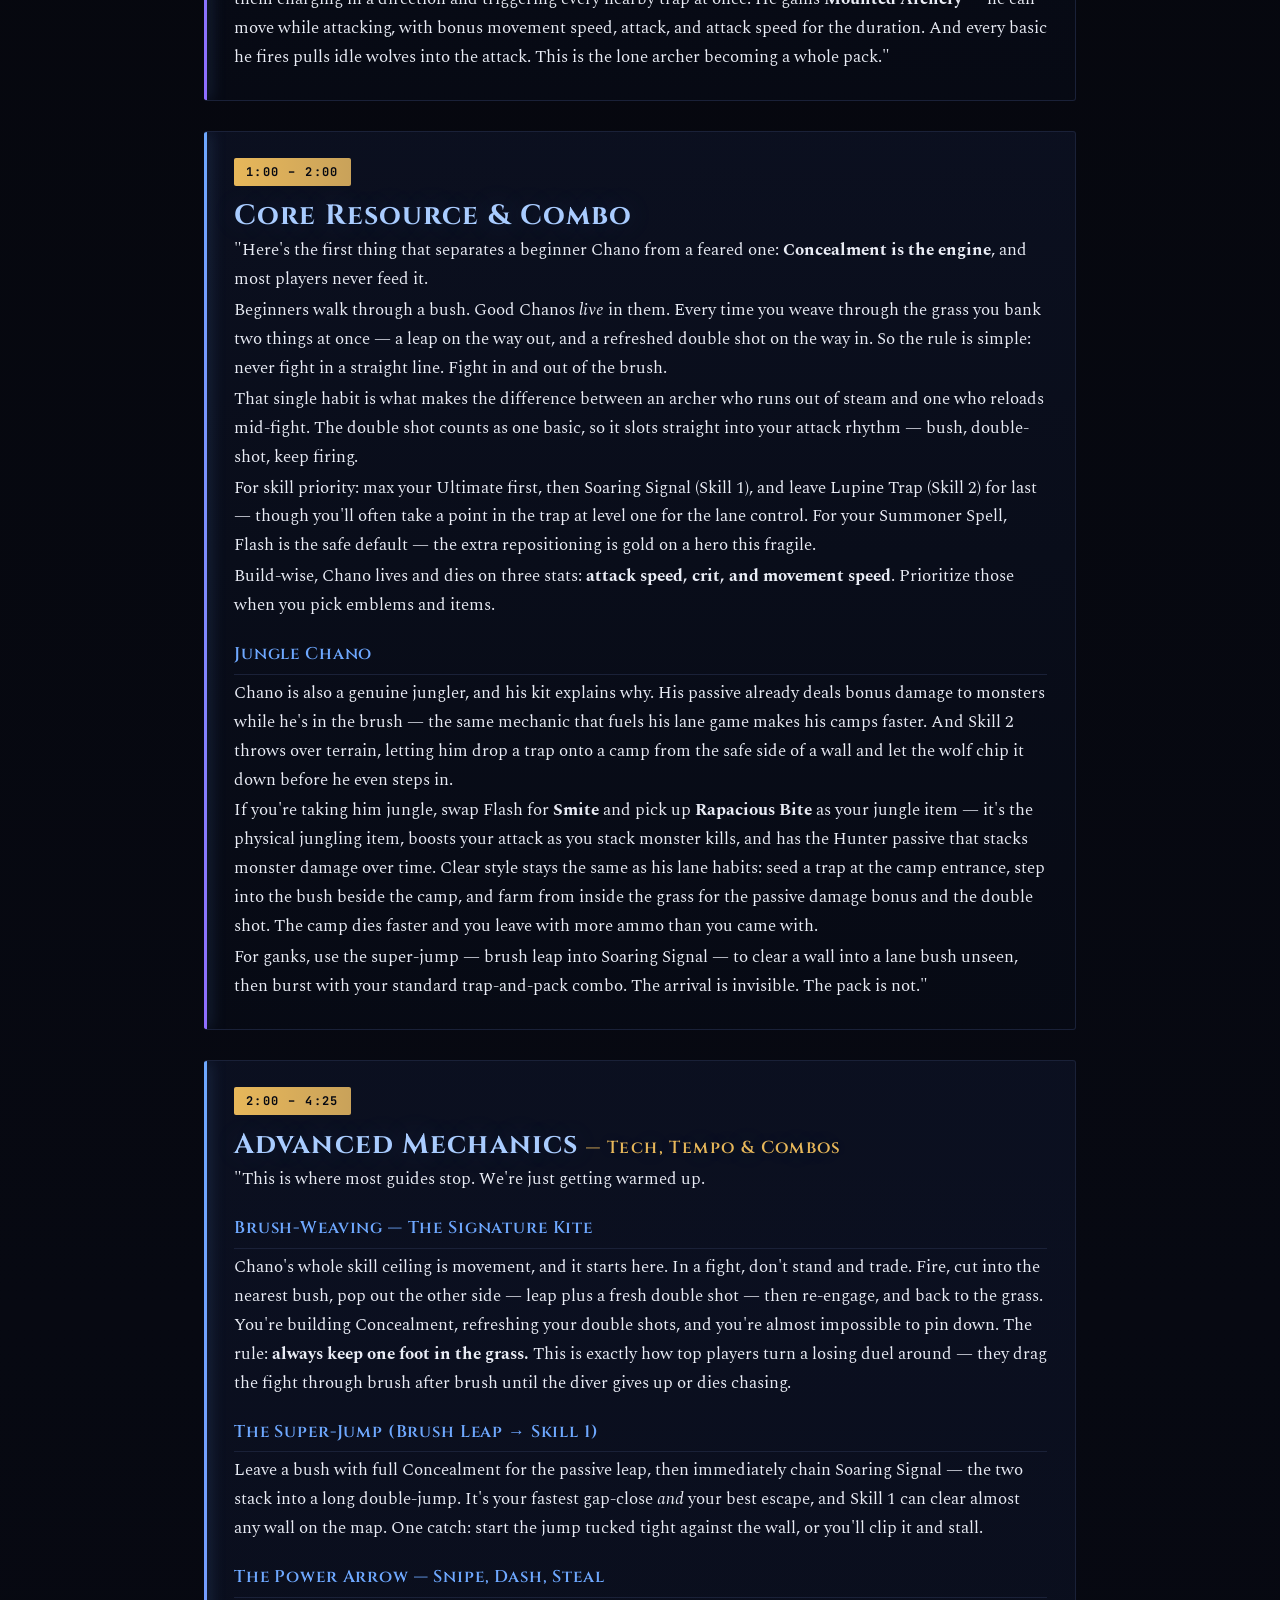
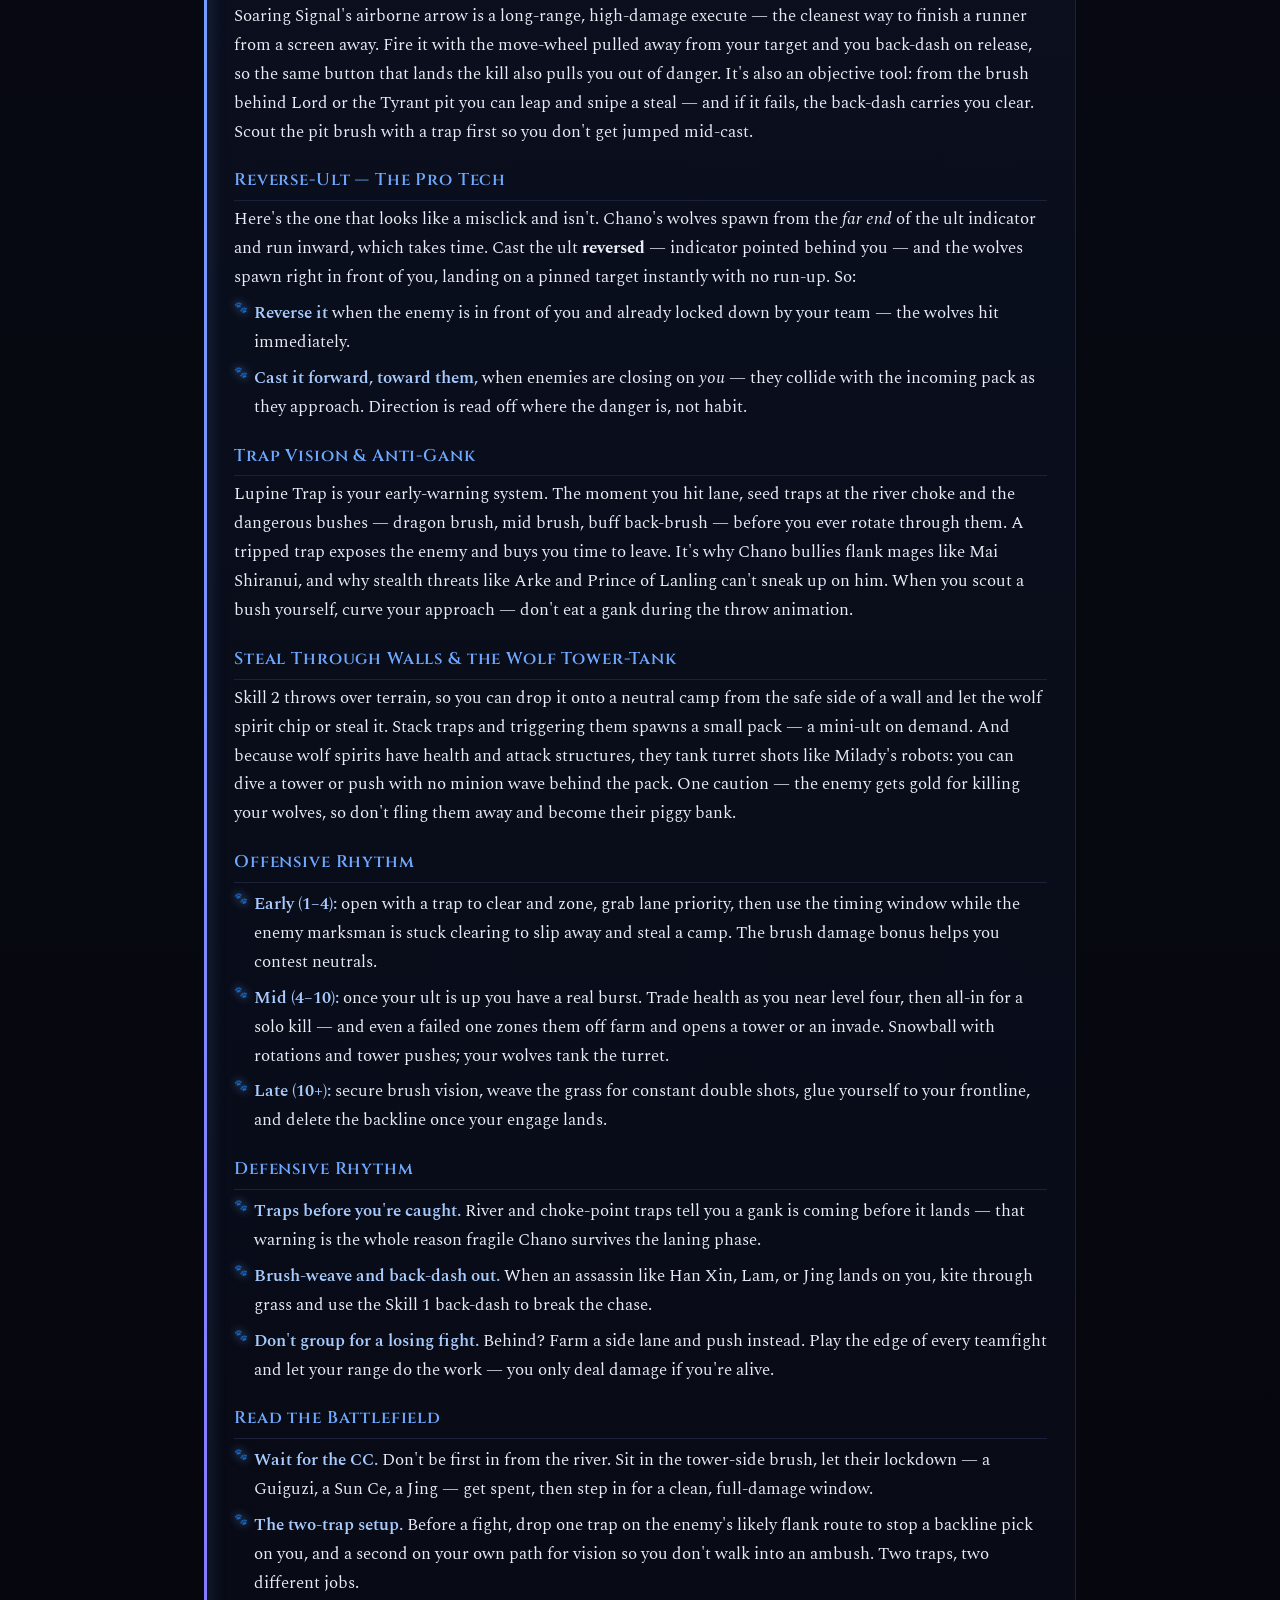
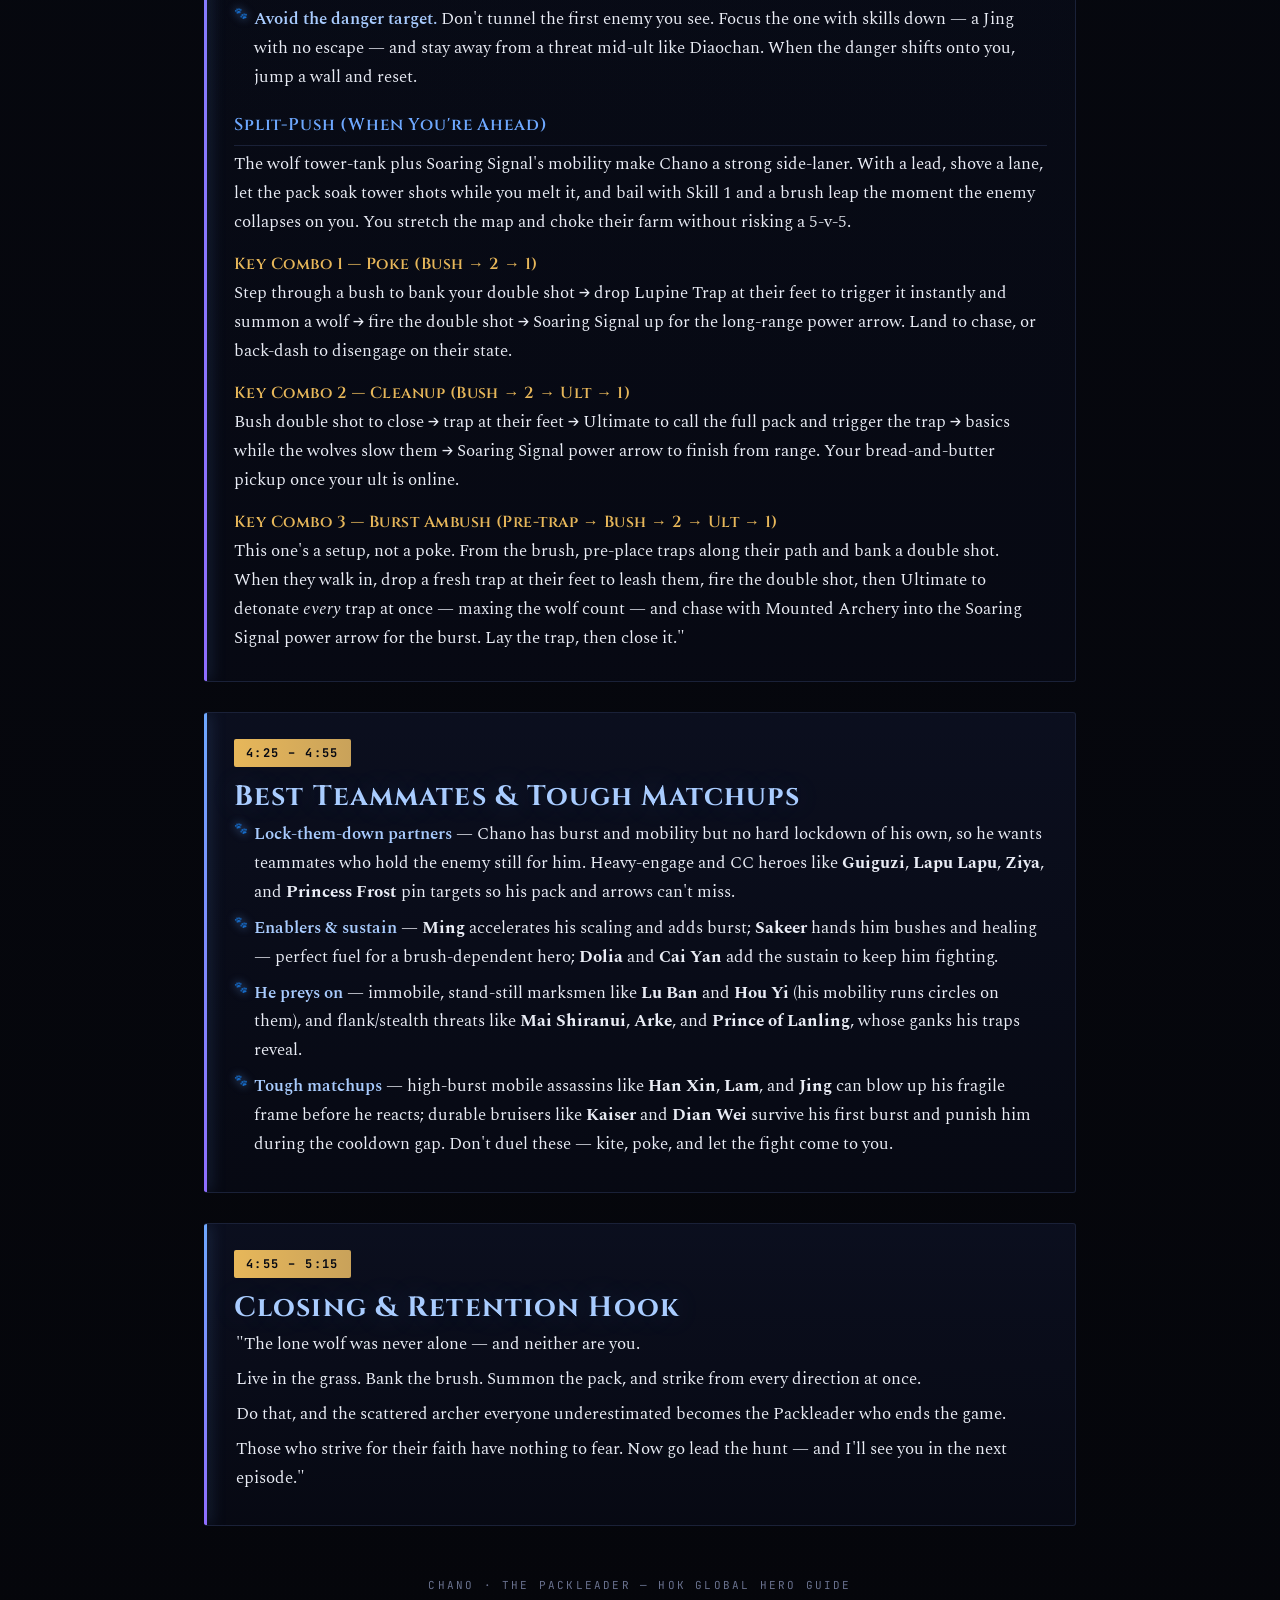
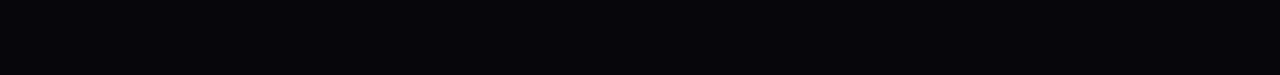
<file: chano.html>
<!DOCTYPE html>
<html lang="en">
<head>
<meta charset="UTF-8">
<meta name="viewport" content="width=device-width, initial-scale=1.0">
<title>Chano — Packleader · Guide Script &amp; Screenplay</title>
<link rel="preconnect" href="https://fonts.googleapis.com">
<link rel="preconnect" href="https://fonts.gstatic.com" crossorigin>
<link href="https://fonts.googleapis.com/css2?family=Cinzel:wght@500;600;700;900&family=Spectral:ital,wght@0,300;0,400;0,500;0,600;1,400&family=JetBrains+Mono:wght@500;700&display=swap" rel="stylesheet">
<link rel="stylesheet" href="shared.css">
<script defer src="shared.js"></script>
<style>
  :root{
    --void:#05060b;
    --ink:#0b0e1a;
    --panel:#10142400;
    --panel-solid:#0e1326;
    --edge:#26304f;
    --edge-soft:#1a2138;
    --bolt:#6ea8ff;
    --bolt-bright:#a9ccff;
    --volt:#8f6dff;
    --gold:#e7b75a;
    --gold-soft:#c9a25a;
    --paper:#e9ecf5;
    --paper-dim:#9aa3bd;
    --paper-faint:#69718e;
    --danger:#ff7a8a;
  }
  *{box-sizing:border-box;margin:0;padding:0}
  html{scroll-behavior:smooth}
  body{
    font-family:'Spectral',Georgia,serif;
    background:
      radial-gradient(1200px 700px at 50% -10%, rgba(143,109,255,.18), transparent 60%),
      radial-gradient(900px 600px at 85% 8%, rgba(110,168,255,.14), transparent 55%),
      linear-gradient(180deg,#05060b 0%, #070912 45%, #05060b 100%);
    color:var(--paper);
    line-height:1.7;
    min-height:100vh;
    padding:0 0 80px;
  }
  /* faint grain + electric grid texture */
  body::before{
    content:"";position:fixed;inset:0;pointer-events:none;z-index:0;opacity:.5;
    background-image:
      linear-gradient(rgba(110,168,255,.035) 1px, transparent 1px),
      linear-gradient(90deg, rgba(110,168,255,.035) 1px, transparent 1px);
    background-size:46px 46px;
    mask-image:radial-gradient(1000px 800px at 50% 0%, #000 30%, transparent 80%);
  }
  .wrap{max-width:920px;margin:0 auto;padding:0 24px;position:relative;z-index:1}

  /* ---------- MASTHEAD ---------- */
  header.mast{
    text-align:center;padding:64px 0 30px;position:relative;
  }
  .kicker{
    font-family:'JetBrains Mono',monospace;font-size:11px;letter-spacing:.42em;
    text-transform:uppercase;color:var(--bolt);opacity:.85;margin-bottom:22px;
  }
  .mast h1{
    font-family:'Cinzel',serif;font-weight:900;line-height:.98;
    font-size:clamp(48px,11vw,104px);letter-spacing:.02em;
    background:linear-gradient(180deg,#fff 0%, var(--bolt-bright) 38%, var(--volt) 105%);
    -webkit-background-clip:text;background-clip:text;color:transparent;
    text-shadow:0 0 60px rgba(143,109,255,.25);
  }
  .mast .epithet{
    font-family:'Cinzel',serif;font-weight:600;font-size:clamp(15px,3.6vw,22px);
    letter-spacing:.5em;text-transform:uppercase;color:var(--gold);
    margin-top:10px;padding-left:.5em;
  }
  .mast .sub{
    margin-top:20px;color:var(--paper-dim);font-style:italic;font-size:16px;
    max-width:560px;margin-left:auto;margin-right:auto;
  }
  .bolt-rule{
    width:120px;height:2px;margin:30px auto 0;
    background:linear-gradient(90deg,transparent,var(--bolt),var(--volt),transparent);
    box-shadow:0 0 18px rgba(110,168,255,.7);
  }
  .runtime{
    font-family:'JetBrains Mono',monospace;font-size:12px;color:var(--paper-faint);
    letter-spacing:.2em;margin-top:18px;
  }

  /* ---------- TABS ---------- */
  .tabs{
    position:sticky;top:0;z-index:20;display:flex;gap:8px;justify-content:center;
    padding:14px 0 12px;margin:18px 0 8px;
    background:linear-gradient(180deg,#05060bef 60%, transparent);
    backdrop-filter:blur(4px);
  }
  .tab{
    font-family:'JetBrains Mono',monospace;font-weight:700;font-size:12px;
    letter-spacing:.18em;text-transform:uppercase;cursor:pointer;
    color:var(--paper-dim);background:var(--panel-solid);
    border:1px solid var(--edge);padding:11px 20px;border-radius:2px;
    transition:.22s;
  }
  .tab:hover{color:var(--paper);border-color:var(--bolt)}
  .tab.active{
    color:#060912;background:linear-gradient(180deg,var(--bolt-bright),var(--bolt));
    border-color:var(--bolt);box-shadow:0 0 22px rgba(110,168,255,.45);
  }
  .view{display:none;animation:fade .4s ease}
  .view.active{display:block}
  @keyframes fade{from{opacity:0;transform:translateY(8px)}to{opacity:1;transform:none}}

  /* ---------- SCRIPT BLOCKS ---------- */
  .block{
    position:relative;margin:30px 0;padding:26px 28px 26px 30px;
    background:linear-gradient(180deg,rgba(14,19,38,.72),rgba(8,11,22,.72));
    border:1px solid var(--edge-soft);border-left:none;border-radius:3px;
    overflow:hidden;
  }
  .block::before{
    content:"";position:absolute;left:0;top:0;bottom:0;width:3px;
    background:linear-gradient(180deg,var(--bolt),var(--volt));
    box-shadow:0 0 16px rgba(110,168,255,.55);
  }
  .block .ts{
    display:inline-block;font-family:'JetBrains Mono',monospace;font-weight:700;
    font-size:12px;letter-spacing:.12em;color:#060912;
    background:linear-gradient(90deg,var(--gold),var(--gold-soft));
    padding:4px 12px;border-radius:2px;margin-bottom:6px;
  }
  .block h2{
    font-family:'Cinzel',serif;font-weight:700;font-size:clamp(20px,4vw,28px);
    color:var(--bolt-bright);letter-spacing:.04em;margin:8px 0 4px;line-height:1.15;
    text-shadow:0 0 30px rgba(110,168,255,.2);
  }
  .block h2 .tail{font-size:.62em;color:var(--gold);letter-spacing:.08em;font-weight:600}
  .vo{color:var(--paper);font-size:17px}
  .vo p{margin:0 0 2px}
  .vo .quote{display:block;margin:6px 0;padding-left:2px}
  .skill{
    font-family:'Cinzel',serif;font-weight:600;color:var(--gold);
    letter-spacing:.03em;display:block;margin:14px 0 1px;font-size:16px;
  }
  .subhead{
    font-family:'Cinzel',serif;font-weight:600;color:var(--bolt);
    letter-spacing:.05em;display:block;margin:20px 0 4px;font-size:17px;
    border-bottom:1px solid var(--edge-soft);padding-bottom:5px;
  }
  .lead{font-weight:600;color:var(--bolt-bright)}
  .vo .spacer{height:9px}
  .vo ul{list-style:none;margin:6px 0;padding:0}
  .vo ul li{
    position:relative;padding-left:20px;margin:7px 0;
  }
  .vo ul li::before{
    content:"🐾";position:absolute;left:0;top:0;font-size:11px;
    filter:drop-shadow(0 0 4px rgba(110,168,255,.7));
  }
  em.note{color:var(--paper-dim)}

  /* ---------- SCREENPLAY ---------- */
  .sp-intro{
    margin:26px 0 8px;color:var(--paper-dim);font-style:italic;font-size:15px;
    border-left:2px solid var(--edge);padding-left:16px;
  }
  .scene{
    margin:22px 0;border:1px solid var(--edge-soft);border-radius:3px;overflow:hidden;
    background:linear-gradient(180deg,rgba(12,16,32,.7),rgba(7,10,20,.7));
  }
  .scene-head{
    display:flex;align-items:center;gap:14px;flex-wrap:wrap;
    padding:12px 18px;background:rgba(110,168,255,.07);
    border-bottom:1px solid var(--edge-soft);
  }
  .scene-head .ts{
    font-family:'JetBrains Mono',monospace;font-weight:700;font-size:12px;
    color:#060912;background:linear-gradient(90deg,var(--gold),var(--gold-soft));
    padding:4px 11px;border-radius:2px;letter-spacing:.08em;
  }
  .scene-head .title{
    font-family:'Cinzel',serif;font-weight:600;font-size:15px;color:var(--bolt-bright);
    letter-spacing:.06em;text-transform:uppercase;
  }
  .scene-body{padding:6px 18px 16px}
  .row{display:flex;gap:0;border-bottom:1px dashed var(--edge-soft);padding:12px 0}
  .row:last-child{border-bottom:none}
  .row .lab{
    flex:0 0 116px;font-family:'JetBrains Mono',monospace;font-weight:700;
    font-size:10.5px;letter-spacing:.14em;text-transform:uppercase;
    padding-top:3px;
  }
  .row.visual .lab{color:var(--bolt)}
  .row.fx .lab{color:var(--volt)}
  .row.ost .lab{color:var(--gold)}
  .row .val{flex:1;font-size:15.5px;color:var(--paper)}
  .row .val .ost-text{
    font-family:'JetBrains Mono',monospace;font-size:13px;color:var(--bolt-bright);
    background:rgba(110,168,255,.08);border:1px solid var(--edge-soft);
    padding:2px 8px;border-radius:2px;display:inline-block;margin:2px 4px 2px 0;
  }
  .row .val .none{color:var(--paper-faint);font-style:italic}

  /* ---------- NOTE BAR ---------- */
  footer{
    text-align:center;margin-top:50px;color:var(--paper-faint);
    font-family:'JetBrains Mono',monospace;font-size:11px;letter-spacing:.2em;
  }

  /* ---------- PRINT ---------- */
  @media print{
    body{background:#fff;color:#111}
    body::before{display:none}
    .tabs{display:none}
    .view{display:block!important}
    .view + .view{page-break-before:always}
    .mast h1{color:#1a2350;-webkit-text-fill-color:#1a2350}
    .mast .epithet{color:#8a6a14}
    .block,.scene{background:#fff;border-color:#bbb;break-inside:avoid}
    .block h2,.scene-head .title{color:#1a2350}
    .vo,.row .val{color:#111}
    .skill{color:#8a6a14}
    .block .ts,.scene-head .ts{background:#1a2350;color:#fff}
  }
  @media (max-width:600px){
    .row{flex-direction:column;gap:3px}
    .row .lab{flex:none}
  }
</style>
</head>
<body>
<div class="wrap">

  <header class="mast">
    <div class="kicker">Honor of Kings · Global · Hero Guide</div>
    <h1>CHANO</h1>
    <div class="epithet">The Packleader</div>
    <p class="sub">"They call him the lone wolf. They're wrong — Chano never fights alone."</p>
    <div class="bolt-rule"></div>
    <div class="runtime">FULL RUNTIME · 0:00 — 5:15</div>
  </header>

  <nav class="tabs">
    <button class="tab active" data-view="script">📜 Full Script</button>
    <button class="tab" data-view="screenplay">🎬 Screenplay + FX</button>
  </nav>

  <!-- ============================== FULL SCRIPT ============================== -->
  <section class="view active" id="script">

    <div class="block">
      <span class="ts">0:00 – 0:12</span>
      <h2>Hook &amp; Identity</h2>
      <div class="vo">
        <span class="quote">"They call him the lone wolf of the Northlands. They're wrong.</span>
        <span class="quote">Chano never fights alone — he hunts with a pack, and the whole battlefield is his grass.</span>
        <span class="quote">Slip through the brush, summon the wolves, and let the arrows fall like rain.</span>
        <span class="quote">In this guide, I'll show you how to turn a scattered archer into the Packleader."</span>
      </div>
    </div>

    <div class="block">
      <span class="ts">0:12 – 1:00</span>
      <h2>Skill Showcase</h2>
      <div class="vo">
        <p>"Every part of Chano's kit feeds off one thing: the brush.</p>
        <span class="skill">Passive – Hunting</span>
        <p>While he's in a bush, Chano gains movement speed and builds <b>Concealment</b>, which caps after about a second. Leaving the bush spends that Concealment on a leap — the more he banked, the farther he jumps. Entering a bush also charges his next basic into a <b>double shot</b> that counts as a single attack, on a short cooldown. And he deals extra damage to monsters while he's in the grass. The brush isn't cover for Chano — it's ammunition.</p>
        <span class="skill">Skill 1 – Soaring Signal</span>
        <p>Chano leaps into the air, speeds up, and flies clean over terrain. While airborne, his basic becomes a powerful long-range arrow that knocks enemies back — no stun, just distance — and extends his air time. The more attack speed you have, the harder that arrow hits. If you don't fire it in the air, you store a normal-range enhanced shot for a few seconds on landing. And if you loose it while dragging the move-wheel <em>away</em> from your target, Chano back-dashes a short distance. Your engage, your execute, and your escape — all in one button.</p>
        <span class="skill">Skill 2 – Lupine Trap</span>
        <p>Throw a wolf-spirit trap at a spot. When an enemy trips it, they're exposed, take damage, and a wolf spirit spawns to hunt them. Traps cloak a couple of seconds after landing, and you can have up to four out at once. The spirits borrow a slice of your stats and your crit, and every hit they land slows the target — stacking. It's vision, chip damage, and a leash, all on a tiny cooldown.</p>
        <span class="skill">Ultimate – Leader Stance</span>
        <p>Chano calls the pack: he summons two wolf spirits plus one for every Skill 2 charge he's banked, sending them charging in a direction and triggering every nearby trap at once. He gains <b>Mounted Archery</b> — he can move while attacking, with bonus movement speed, attack, and attack speed for the duration. And every basic he fires pulls idle wolves into the attack. This is the lone archer becoming a whole pack."</p>
      </div>
    </div>

    <div class="block">
      <span class="ts">1:00 – 2:00</span>
      <h2>Core Resource &amp; Combo</h2>
      <div class="vo">
        <p>"Here's the first thing that separates a beginner Chano from a feared one: <b>Concealment is the engine</b>, and most players never feed it.</p>
        <p>Beginners walk through a bush. Good Chanos <em>live</em> in them. Every time you weave through the grass you bank two things at once — a leap on the way out, and a refreshed double shot on the way in. So the rule is simple: never fight in a straight line. Fight in and out of the brush.</p>
        <p>That single habit is what makes the difference between an archer who runs out of steam and one who reloads mid-fight. The double shot counts as one basic, so it slots straight into your attack rhythm — bush, double-shot, keep firing.</p>
        <p>For skill priority: max your Ultimate first, then Soaring Signal (Skill 1), and leave Lupine Trap (Skill 2) for last — though you'll often take a point in the trap at level one for the lane control. For your Summoner Spell, Flash is the safe default — the extra repositioning is gold on a hero this fragile.</p>
        <p>Build-wise, Chano lives and dies on three stats: <b>attack speed, crit, and movement speed</b>. Prioritize those when you pick emblems and items.</p>

        <span class="subhead">Jungle Chano</span>
        <p>Chano is also a genuine jungler, and his kit explains why. His passive already deals bonus damage to monsters while he's in the brush — the same mechanic that fuels his lane game makes his camps faster. And Skill 2 throws over terrain, letting him drop a trap onto a camp from the safe side of a wall and let the wolf chip it down before he even steps in.</p>
        <p>If you're taking him jungle, swap Flash for <b>Smite</b> and pick up <b>Rapacious Bite</b> as your jungle item — it's the physical jungling item, boosts your attack as you stack monster kills, and has the Hunter passive that stacks monster damage over time. Clear style stays the same as his lane habits: seed a trap at the camp entrance, step into the bush beside the camp, and farm from inside the grass for the passive damage bonus and the double shot. The camp dies faster and you leave with more ammo than you came with.</p>
        <p>For ganks, use the super-jump — brush leap into Soaring Signal — to clear a wall into a lane bush unseen, then burst with your standard trap-and-pack combo. The arrival is invisible. The pack is not."</p>
      </div>
    </div>

    <div class="block">
      <span class="ts">2:00 – 4:25</span>
      <h2>Advanced Mechanics <span class="tail">— Tech, Tempo &amp; Combos</span></h2>
      <div class="vo">
        <p>"This is where most guides stop. We're just getting warmed up.</p>

        <span class="subhead">Brush-Weaving — The Signature Kite</span>
        <p>Chano's whole skill ceiling is movement, and it starts here. In a fight, don't stand and trade. Fire, cut into the nearest bush, pop out the other side — leap plus a fresh double shot — then re-engage, and back to the grass. You're building Concealment, refreshing your double shots, and you're almost impossible to pin down. The rule: <b>always keep one foot in the grass.</b> This is exactly how top players turn a losing duel around — they drag the fight through brush after brush until the diver gives up or dies chasing.</p>

        <span class="subhead">The Super-Jump (Brush Leap → Skill 1)</span>
        <p>Leave a bush with full Concealment for the passive leap, then immediately chain Soaring Signal — the two stack into a long double-jump. It's your fastest gap-close <em>and</em> your best escape, and Skill 1 can clear almost any wall on the map. One catch: start the jump tucked tight against the wall, or you'll clip it and stall.</p>

        <span class="subhead">The Power Arrow — Snipe, Dash, Steal</span>
        <p>Soaring Signal's airborne arrow is a long-range, high-damage execute — the cleanest way to finish a runner from a screen away. Fire it with the move-wheel pulled away from your target and you back-dash on release, so the same button that lands the kill also pulls you out of danger. It's also an objective tool: from the brush behind Lord or the Tyrant pit you can leap and snipe a steal — and if it fails, the back-dash carries you clear. Scout the pit brush with a trap first so you don't get jumped mid-cast.</p>

        <span class="subhead">Reverse-Ult — The Pro Tech</span>
        <p>Here's the one that looks like a misclick and isn't. Chano's wolves spawn from the <em>far end</em> of the ult indicator and run inward, which takes time. Cast the ult <b>reversed</b> — indicator pointed behind you — and the wolves spawn right in front of you, landing on a pinned target instantly with no run-up. So:</p>
        <ul>
          <li><span class="lead">Reverse it</span> when the enemy is in front of you and already locked down by your team — the wolves hit immediately.</li>
          <li><span class="lead">Cast it forward, toward them,</span> when enemies are closing on <em>you</em> — they collide with the incoming pack as they approach. Direction is read off where the danger is, not habit.</li>
        </ul>

        <span class="subhead">Trap Vision &amp; Anti-Gank</span>
        <p>Lupine Trap is your early-warning system. The moment you hit lane, seed traps at the river choke and the dangerous bushes — dragon brush, mid brush, buff back-brush — before you ever rotate through them. A tripped trap exposes the enemy and buys you time to leave. It's why Chano bullies flank mages like Mai Shiranui, and why stealth threats like Arke and Prince of Lanling can't sneak up on him. When you scout a bush yourself, curve your approach — don't eat a gank during the throw animation.</p>

        <span class="subhead">Steal Through Walls &amp; the Wolf Tower-Tank</span>
        <p>Skill 2 throws over terrain, so you can drop it onto a neutral camp from the safe side of a wall and let the wolf spirit chip or steal it. Stack traps and triggering them spawns a small pack — a mini-ult on demand. And because wolf spirits have health and attack structures, they tank turret shots like Milady's robots: you can dive a tower or push with no minion wave behind the pack. One caution — the enemy gets gold for killing your wolves, so don't fling them away and become their piggy bank.</p>

        <span class="subhead">Offensive Rhythm</span>
        <ul>
          <li><span class="lead">Early (1–4):</span> open with a trap to clear and zone, grab lane priority, then use the timing window while the enemy marksman is stuck clearing to slip away and steal a camp. The brush damage bonus helps you contest neutrals.</li>
          <li><span class="lead">Mid (4–10):</span> once your ult is up you have a real burst. Trade health as you near level four, then all-in for a solo kill — and even a failed one zones them off farm and opens a tower or an invade. Snowball with rotations and tower pushes; your wolves tank the turret.</li>
          <li><span class="lead">Late (10+):</span> secure brush vision, weave the grass for constant double shots, glue yourself to your frontline, and delete the backline once your engage lands.</li>
        </ul>

        <span class="subhead">Defensive Rhythm</span>
        <ul>
          <li><span class="lead">Traps before you're caught.</span> River and choke-point traps tell you a gank is coming before it lands — that warning is the whole reason fragile Chano survives the laning phase.</li>
          <li><span class="lead">Brush-weave and back-dash out.</span> When an assassin like Han Xin, Lam, or Jing lands on you, kite through grass and use the Skill 1 back-dash to break the chase.</li>
          <li><span class="lead">Don't group for a losing fight.</span> Behind? Farm a side lane and push instead. Play the edge of every teamfight and let your range do the work — you only deal damage if you're alive.</li>
        </ul>

        <span class="subhead">Read the Battlefield</span>
        <ul>
          <li><span class="lead">Wait for the CC.</span> Don't be first in from the river. Sit in the tower-side brush, let their lockdown — a Guiguzi, a Sun Ce, a Jing — get spent, then step in for a clean, full-damage window.</li>
          <li><span class="lead">The two-trap setup.</span> Before a fight, drop one trap on the enemy's likely flank route to stop a backline pick on you, and a second on your own path for vision so you don't walk into an ambush. Two traps, two different jobs.</li>
          <li><span class="lead">Avoid the danger target.</span> Don't tunnel the first enemy you see. Focus the one with skills down — a Jing with no escape — and stay away from a threat mid-ult like Diaochan. When the danger shifts onto you, jump a wall and reset.</li>
        </ul>

        <span class="subhead">Split-Push (When You're Ahead)</span>
        <p>The wolf tower-tank plus Soaring Signal's mobility make Chano a strong side-laner. With a lead, shove a lane, let the pack soak tower shots while you melt it, and bail with Skill 1 and a brush leap the moment the enemy collapses on you. You stretch the map and choke their farm without risking a 5-v-5.</p>

        <span class="skill">Key Combo 1 — Poke (Bush → 2 → 1)</span>
        <p>Step through a bush to bank your double shot → drop Lupine Trap at their feet to trigger it instantly and summon a wolf → fire the double shot → Soaring Signal up for the long-range power arrow. Land to chase, or back-dash to disengage on their state.</p>
        <span class="skill">Key Combo 2 — Cleanup (Bush → 2 → Ult → 1)</span>
        <p>Bush double shot to close → trap at their feet → Ultimate to call the full pack and trigger the trap → basics while the wolves slow them → Soaring Signal power arrow to finish from range. Your bread-and-butter pickup once your ult is online.</p>
        <span class="skill">Key Combo 3 — Burst Ambush (Pre-trap → Bush → 2 → Ult → 1)</span>
        <p>This one's a setup, not a poke. From the brush, pre-place traps along their path and bank a double shot. When they walk in, drop a fresh trap at their feet to leash them, fire the double shot, then Ultimate to detonate <em>every</em> trap at once — maxing the wolf count — and chase with Mounted Archery into the Soaring Signal power arrow for the burst. Lay the trap, then close it."</p>
      </div>
    </div>

    <div class="block">
      <span class="ts">4:25 – 4:55</span>
      <h2>Best Teammates &amp; Tough Matchups</h2>
      <div class="vo">
        <ul>
          <li><span class="lead">Lock-them-down partners</span> — Chano has burst and mobility but no hard lockdown of his own, so he wants teammates who hold the enemy still for him. Heavy-engage and CC heroes like <b>Guiguzi</b>, <b>Lapu Lapu</b>, <b>Ziya</b>, and <b>Princess Frost</b> pin targets so his pack and arrows can't miss.</li>
          <li><span class="lead">Enablers &amp; sustain</span> — <b>Ming</b> accelerates his scaling and adds burst; <b>Sakeer</b> hands him bushes and healing — perfect fuel for a brush-dependent hero; <b>Dolia</b> and <b>Cai Yan</b> add the sustain to keep him fighting.</li>
          <li><span class="lead">He preys on</span> — immobile, stand-still marksmen like <b>Lu Ban</b> and <b>Hou Yi</b> (his mobility runs circles on them), and flank/stealth threats like <b>Mai Shiranui</b>, <b>Arke</b>, and <b>Prince of Lanling</b>, whose ganks his traps reveal.</li>
          <li><span class="lead">Tough matchups</span> — high-burst mobile assassins like <b>Han Xin</b>, <b>Lam</b>, and <b>Jing</b> can blow up his fragile frame before he reacts; durable bruisers like <b>Kaiser</b> and <b>Dian Wei</b> survive his first burst and punish him during the cooldown gap. Don't duel these — kite, poke, and let the fight come to you.</li>
        </ul>
      </div>
    </div>

    <div class="block">
      <span class="ts">4:55 – 5:15</span>
      <h2>Closing &amp; Retention Hook</h2>
      <div class="vo">
        <span class="quote">"The lone wolf was never alone — and neither are you.</span>
        <span class="quote">Live in the grass. Bank the brush. Summon the pack, and strike from every direction at once.</span>
        <span class="quote">Do that, and the scattered archer everyone underestimated becomes the Packleader who ends the game.</span>
        <span class="quote">Those who strive for their faith have nothing to fear. Now go lead the hunt — and I'll see you in the next episode."</span>
      </div>
    </div>

  </section>

  <!-- ============================== SCREENPLAY + FX ============================== -->
  <section class="view" id="screenplay">

    <p class="sp-intro">Shooting screenplay broken into production beats inside the same timestamp windows as the script. <b>Visual</b> = exactly what to record/match. <b>FX</b> = post / motion graphics. <b>On-Screen Text</b> = burned-in overlays.</p>

    <!-- HOOK -->
    <div class="scene">
      <div class="scene-head"><span class="ts">0:00 – 0:12</span><span class="title">Hook &amp; Identity</span></div>
      <div class="scene-body">
        <div class="row visual"><div class="lab">Visual</div><div class="val">Cold open: a single arrow loosed across a dark grassland at dusk. On "he hunts with a pack," cut to Chano bursting out of a bush as wolf spirits surge around him — full-speed Leader Stance with the pack charging. Match the lone-archer → pack-swarm beat of the VO. End on a hero portrait / splash-art freeze of Chano on the black wolf.</div></div>
        <div class="row fx"><div class="lab">FX</div><div class="val">Grass-rustle whip-pans between bushes; low wolf-howl swell under the music. Desaturate-to-electric-blue grade. Title card animates in: name materializes out of drifting grass with a howl sting.</div></div>
        <div class="row ost"><div class="lab">On-Screen Text</div><div class="val"><span class="ost-text">CHANO</span><span class="ost-text">THE PACKLEADER</span><span class="ost-text">Full Hero Guide</span></div></div>
      </div>
    </div>

    <!-- SKILL SHOWCASE -->
    <div class="scene">
      <div class="scene-head"><span class="ts">0:12 – 0:30</span><span class="title">Passive — Hunting</span></div>
      <div class="scene-body">
        <div class="row visual"><div class="lab">Visual</div><div class="val">Practice-range clip: walk into a bush and hold — show the move-speed buff and the Concealment meter filling. Leave the bush to trigger the leap (show a short vs long jump to make "more banked = farther" read). Then fire the enhanced double shot on exit and let both arrows land. Add a quick clip of attacking a jungle camp from inside a bush to show the bonus monster damage.</div></div>
        <div class="row fx"><div class="lab">FX</div><div class="val">Circle-highlight the Concealment meter and the MS icon. Two stacked jump-distance markers (short / long). Twin arrow-trail VFX on the double shot; "+25% vs monsters" tag on the camp clip.</div></div>
        <div class="row ost"><div class="lab">On-Screen Text</div><div class="val"><span class="ost-text">PASSIVE · Hunting</span><span class="ost-text">Brush = +MSPD &amp; Concealment → leap on exit</span><span class="ost-text">Enter brush = double shot (counts as 1 AA, 4s CD)</span><span class="ost-text">+25% dmg to monsters in brush</span></div></div>
      </div>
    </div>

    <div class="scene">
      <div class="scene-head"><span class="ts">0:30 – 0:42</span><span class="title">Skill 1 — Soaring Signal</span></div>
      <div class="scene-body">
        <div class="row visual"><div class="lab">Visual</div><div class="val">Show Chano leaping airborne and flying over a wall, then firing the long-range power arrow — capture the knockback (no stun) and the extended air time. Then two extras: (1) land without firing → the stored normal-range enhanced shot icon; (2) fire airborne with the move-wheel pulled away → the short back-dash on release.</div></div>
        <div class="row fx"><div class="lab">FX</div><div class="val">Slow-mo the airborne arrow 50% then snap to speed; long streak trail. Knockback motion-line on the enemy. "STORED SHOT (3s)" tag on the no-fire landing; back-dash direction arrow on the away-wheel cast.</div></div>
        <div class="row ost"><div class="lab">On-Screen Text</div><div class="val"><span class="ost-text">SKILL 1 · Soaring Signal · CD 7.5→6s</span><span class="ost-text">Leap + traverse terrain · power arrow knocks back</span><span class="ost-text">Move-wheel away = back-dash</span></div></div>
      </div>
    </div>

    <div class="scene">
      <div class="scene-head"><span class="ts">0:42 – 0:52</span><span class="title">Skill 2 — Lupine Trap</span></div>
      <div class="scene-body">
        <div class="row visual"><div class="lab">Visual</div><div class="val">Throw a trap; an enemy walks over it → exposed (vision flash) + damage + a wolf spirit spawns and chases, slowing them. Show traps cloaking ~2s after landing, and up to four placed around a choke. Capture a wolf landing a crit so the inherited-crit point reads.</div></div>
        <div class="row fx"><div class="lab">FX</div><div class="val">Reveal-ping on the tripped enemy; stacking "SLOW x1…x5" counter on the chased target. Fade traps to a faint outline at the cloak moment; "MAX 4" tag near the trap cluster.</div></div>
        <div class="row ost"><div class="lab">On-Screen Text</div><div class="val"><span class="ost-text">SKILL 2 · Lupine Trap · CD 2s</span><span class="ost-text">Exposes + dmg + summons wolf · slow stacks (5)</span><span class="ost-text">Cloaks after 2s · up to 4 traps</span></div></div>
      </div>
    </div>

    <div class="scene">
      <div class="scene-head"><span class="ts">0:52 – 1:00</span><span class="title">Ultimate — Leader Stance</span></div>
      <div class="scene-body">
        <div class="row visual"><div class="lab">Visual</div><div class="val">Full ult sequence: cast with several Skill 2 charges banked → a big pack of wolves charges out and all nearby traps detonate at once. Then 2–3s of Mounted Archery — Chano moving while attacking, and each basic pulling idle wolves into the target. Keep the buff icons (MS / ATK / ASPD) in frame.</div></div>
        <div class="row fx"><div class="lab">FX</div><div class="val">"(2 + Skill 2 charges) WOLVES" counter as the pack spawns; trap-detonation flashes. "MOUNTED ARCHERY · 8s" buff banner; arrows linking Chano's basics to the wolves joining in.</div></div>
        <div class="row ost"><div class="lab">On-Screen Text</div><div class="val"><span class="ost-text">ULTIMATE · Leader Stance · CD 50→40s</span><span class="ost-text">Summon 2 + S2 charges · triggers all traps</span><span class="ost-text">Mounted Archery 8s: move + shoot, +MS/ATK/ASPD</span></div></div>
      </div>
    </div>

    <!-- CORE RESOURCE -->
    <div class="scene">
      <div class="scene-head"><span class="ts">1:00 – 1:25</span><span class="title">Concealment — Brush Is Ammo</span></div>
      <div class="scene-body">
        <div class="row visual"><div class="lab">Visual</div><div class="val">Play TWO clips back to back of the same trade: one labelled WRONG — Chano fighting in a straight line, running dry; one labelled RIGHT — Chano weaving through bushes, popping out with a leap + fresh double shot each time, never losing momentum. Make the difference felt before it's explained.</div></div>
        <div class="row fx"><div class="lab">FX</div><div class="val">Red "✗ STRAIGHT LINE" vs green "✓ BRUSH-WEAVE" tags. Pulse the Concealment meter + double-shot refresh on every bush entry in the RIGHT clip.</div></div>
        <div class="row ost"><div class="lab">On-Screen Text</div><div class="val"><span class="ost-text">CONCEALMENT IS THE ENGINE</span><span class="ost-text">Brush = leap (out) + double shot (in)</span><span class="ost-text">Rule: never fight in a straight line</span></div></div>
      </div>
    </div>

    <div class="scene">
      <div class="scene-head"><span class="ts">1:25 – 1:45</span><span class="title">Skill Priority · Summoner · Build</span></div>
      <div class="scene-body">
        <div class="row visual"><div class="lab">Visual</div><div class="val">Skill-up menu recording: level Ultimate first, then Skill 1, then Skill 2 (note the level-1 trap point for lane control). Cut to Summoner select on Flash. Then a clean stat card emphasising attack speed, crit, movement speed.</div></div>
        <div class="row fx"><div class="lab">FX</div><div class="val">Leveling-order graphic (R &gt; 1 &gt; 2). Flash icon badge. Three-stat priority card with icons.</div></div>
        <div class="row ost"><div class="lab">On-Screen Text</div><div class="val"><span class="ost-text">PRIORITY: Ult &gt; Soaring Signal &gt; Lupine Trap</span><span class="ost-text">Summoner: FLASH (default)</span><span class="ost-text">Key stats: Attack Speed · Crit · Move Speed</span></div></div>
      </div>
    </div>

    <div class="scene">
      <div class="scene-head"><span class="ts">1:45 – 2:00</span><span class="title">Jungle Chano — Setup &amp; Gank</span></div>
      <div class="scene-body">
        <div class="row visual"><div class="lab">Visual</div><div class="val">Three quick clips. (1) Item shop: navigate to the Jungling tab and highlight <b>Rapacious Bite</b> — show its icon and "Monster kills boost PATK" tag clearly. Cut to the Summoner select screen with <b>Smite</b> chosen. (2) Camp clear: Chano seeds a Lupine Trap at the camp entrance, steps into the bush beside the camp, and farms from inside the grass — show the passive damage bonus ticking and the double-shot refreshing each time he re-enters. (3) Gank: Skill 2 thrown over a wall chips the camp / reveals a lane enemy, then Chano super-jumps (brush leap → Soaring Signal) over the wall into the lane bush unseen and bursts with the standard trap-and-pack combo.</div></div>
        <div class="row fx"><div class="lab">FX</div><div class="val">Item icon callout: circle and zoom on Rapacious Bite. Smite icon badge on the summoner clip. "+25% MONSTER DMG" tag pulsing on the camp-clear clip; double-shot refresh pulse on each bush re-entry. Wall-jump arc overlay on the gank clip; "UNSEEN ARRIVAL" banner as he lands in the lane bush.</div></div>
        <div class="row ost"><div class="lab">On-Screen Text</div><div class="val"><span class="ost-text">JUNGLE: Smite + Rapacious Bite</span><span class="ost-text">Clear: trap entrance → farm from inside bush</span><span class="ost-text">Gank: S2 over wall → super-jump → standard combo</span></div></div>
      </div>
    </div>

    <!-- ADVANCED -->
    <div class="scene">
      <div class="scene-head"><span class="ts">2:00 – 2:10</span><span class="title">Advanced — Intro / Skill Ceiling</span></div>
      <div class="scene-body">
        <div class="row visual"><div class="lab">Visual</div><div class="val">Punchy montage of high-level Chano plays — brush-weave kites, super-jumps over walls, reverse-ult pickups, long-range power-arrow snipes — to signal "advanced section starts here." End on a clip emphasising movement, not raw autos.</div></div>
        <div class="row fx"><div class="lab">FX</div><div class="val">Chapter-break wipe with a wolf-howl sting. "ADVANCED" stamp slams in. Slight speed-ramp on the montage.</div></div>
        <div class="row ost"><div class="lab">On-Screen Text</div><div class="val"><span class="ost-text">🐾 ADVANCED MECHANICS</span><span class="ost-text">His skill ceiling is movement</span></div></div>
      </div>
    </div>

    <div class="scene">
      <div class="scene-head"><span class="ts">2:10 – 2:23</span><span class="title">Brush-Weaving Kite</span></div>
      <div class="scene-body">
        <div class="row visual"><div class="lab">Visual</div><div class="val">Demonstrate slowly first: fire → cut into a bush → pop out (leap + refreshed double shot) → re-engage → back to grass, repeating while a diver chases. Then show it at full speed turning a losing duel — kite a Diaochan/assassin through bush after bush until the reversal kill.</div></div>
        <div class="row fx"><div class="lab">FX</div><div class="val">Movement-trail dots through each bush; "double shot refreshed" pulse on every exit. Green "ONE FOOT IN THE GRASS" reminder banner.</div></div>
        <div class="row ost"><div class="lab">On-Screen Text</div><div class="val"><span class="ost-text">BRUSH-WEAVING</span><span class="ost-text">Fire → bush → exit (leap + double shot) → repeat</span><span class="ost-text">Rule: always keep one foot in the grass</span></div></div>
      </div>
    </div>

    <div class="scene">
      <div class="scene-head"><span class="ts">2:23 – 2:33</span><span class="title">The Super-Jump</span></div>
      <div class="scene-body">
        <div class="row visual"><div class="lab">Visual</div><div class="val">Leave a bush with full Concealment for the passive leap, then instantly chain Soaring Signal for the long double-jump over a wall. Show one clean rep as engage, one as escape. Then a "WRONG" clip starting too far from the wall → clips it and stalls.</div></div>
        <div class="row fx"><div class="lab">FX</div><div class="val">Two-stage arc overlay (leap → S1) tracing the double-jump path. Green "✓ tight to wall" vs red "✗ too far" on the two attempts.</div></div>
        <div class="row ost"><div class="lab">On-Screen Text</div><div class="val"><span class="ost-text">SUPER-JUMP · Brush leap → Skill 1</span><span class="ost-text">Start tight against the wall</span></div></div>
      </div>
    </div>

    <div class="scene">
      <div class="scene-head"><span class="ts">2:33 – 2:45</span><span class="title">The Power Arrow — Snipe · Dash · Steal</span></div>
      <div class="scene-body">
        <div class="row visual"><div class="lab">Visual</div><div class="val">Three quick clips: (1) snipe a fleeing low-HP enemy from long range with the airborne arrow; (2) fire it move-wheel-away to back-dash out of a collapse; (3) from the brush behind the Tyrant/Lord pit, leap and snipe the objective for a steal — show a trap scouting the pit first.</div></div>
        <div class="row fx"><div class="lab">FX</div><div class="val">Range ruler on the snipe; back-dash direction arrow on clip 2; "STEAL!" pop + smite/number compare on clip 3. "Scout pit first" trap-ping.</div></div>
        <div class="row ost"><div class="lab">On-Screen Text</div><div class="val"><span class="ost-text">POWER ARROW = snipe · back-dash · objective steal</span><span class="ost-text">Move-wheel away = escape on the same shot</span></div></div>
      </div>
    </div>

    <div class="scene">
      <div class="scene-head"><span class="ts">2:45 – 2:58</span><span class="title">Reverse-Ult vs Forward-Ult</span></div>
      <div class="scene-body">
        <div class="row visual"><div class="lab">Visual</div><div class="val">A/B the ult: (A) FORWARD cast at a far target — wolves spawn at the indicator's far end and run in (slow). (B) REVERSE cast — indicator behind Chano — wolves spawn in front of him onto a pinned enemy instantly. Then show the read: reverse onto a CC'd target in front; cast forward into enemies closing on him so they collide with the pack.</div></div>
        <div class="row fx"><div class="lab">FX</div><div class="val">Spawn-point marker + travel-path arrows for both casts; stopwatch comparing wolf arrival time. "REVERSE = instant" vs "FORWARD = collision wall" callouts.</div></div>
        <div class="row ost"><div class="lab">On-Screen Text</div><div class="val"><span class="ost-text">REVERSE-ULT: wolves spawn in front, instant</span><span class="ost-text">Reverse = enemy pinned ahead · Forward = enemy closing in</span></div></div>
      </div>
    </div>

    <div class="scene">
      <div class="scene-head"><span class="ts">2:58 – 3:13</span><span class="title">Trap Vision &amp; Anti-Gank</span></div>
      <div class="scene-body">
        <div class="row visual"><div class="lab">Visual</div><div class="val">Lane clip: seed traps at the river choke and a dangerous bush right after hitting lane. A roaming mage / stealth assassin (Mai Shiranui, Arke) trips one → revealed → Chano backs off safely. Then show scouting a bush yourself with a curved approach so you're not caught in the throw animation.</div></div>
        <div class="row fx"><div class="lab">FX</div><div class="val">Minimap trap icons at choke points; "ENEMY SPOTTED" reveal popup on the trip. Curved-path arrow on the self-scout; red "don't cast in a straight walk-up" flag.</div></div>
        <div class="row ost"><div class="lab">On-Screen Text</div><div class="val"><span class="ost-text">TRAPS = EARLY WARNING</span><span class="ost-text">Seed river + dangerous bushes before rotating</span><span class="ost-text">Beats flank mages &amp; stealth (Mai Shiranui · Arke · Pr. of Lanling)</span></div></div>
      </div>
    </div>

    <div class="scene">
      <div class="scene-head"><span class="ts">3:13 – 3:23</span><span class="title">Steal Through Walls &amp; Wolf Tower-Tank</span></div>
      <div class="scene-body">
        <div class="row visual"><div class="lab">Visual</div><div class="val">(1) Throw Skill 2 over a wall onto a neutral camp; the wolf chips/steals it. (2) Stack traps and trigger them → a small wolf pack spawns (mini-ult). (3) Wolves tanking tower shots while Chano dives / pushes with no minion wave. Quick caution beat: a wolf dies to an enemy → gold pops to them.</div></div>
        <div class="row fx"><div class="lab">FX</div><div class="val">Over-wall throw arc; "STEAL" tag. "MINI-PACK" label on the stacked-trap trigger. Tower-aggro lines onto the wolves; small red "enemy gains gold" warning on the wolf death.</div></div>
        <div class="row ost"><div class="lab">On-Screen Text</div><div class="val"><span class="ost-text">S2 over walls = steal camps</span><span class="ost-text">Stacked traps = mini-pack · Wolves tank towers</span><span class="ost-text">Caution: dead wolves feed gold</span></div></div>
      </div>
    </div>

    <div class="scene">
      <div class="scene-head"><span class="ts">3:23 – 3:37</span><span class="title">Offensive Rhythm</span></div>
      <div class="scene-body">
        <div class="row visual"><div class="lab">Visual</div><div class="val">Early: open with a trap to clear/zone and grab priority, then slip to steal a camp while the enemy marksman clears. Mid: hit 4, trade down, all-in for a solo kill with ult + traps; if it fails, zone them and take the tower (wolves tanking). Late: weave brush for double shots and follow the frontline to delete the backline.</div></div>
        <div class="row fx"><div class="lab">FX</div><div class="val">Phase cards "EARLY / MID / LATE." Minimap rotation arrows on the camp steal; tower-HP melt counter mid; "DELETE BACKLINE" tag late.</div></div>
        <div class="row ost"><div class="lab">On-Screen Text</div><div class="val"><span class="ost-text">EARLY: trap, zone, steal camps</span><span class="ost-text">MID: lvl 4 burst → solo kill / take tower</span><span class="ost-text">LATE: weave brush · kill the backline</span></div></div>
      </div>
    </div>

    <div class="scene">
      <div class="scene-head"><span class="ts">3:37 – 3:49</span><span class="title">Defensive Rhythm</span></div>
      <div class="scene-body">
        <div class="row visual"><div class="lab">Visual</div><div class="val">Three survival clips: (1) river-choke trap trips → Chano sees the gank coming and leaves early. (2) An assassin (Han Xin / Lam / Jing) lands on him → brush-weave + Skill 1 back-dash breaks the chase. (3) Behind? Chano farms a side lane / pushes instead of forcing a losing 5-v-5; in a fight he plays the very edge with his range.</div></div>
        <div class="row fx"><div class="lab">FX</div><div class="val">"GANK INCOMING" popup on the trap trip; back-dash arrow on the escape; "PLAY THE EDGE" banner on the teamfight-positioning clip.</div></div>
        <div class="row ost"><div class="lab">On-Screen Text</div><div class="val"><span class="ost-text">Traps warn you BEFORE the gank</span><span class="ost-text">Brush-weave + back-dash to escape divers</span><span class="ost-text">Behind? Don't group — farm &amp; push</span></div></div>
      </div>
    </div>

    <div class="scene">
      <div class="scene-head"><span class="ts">3:49 – 4:03</span><span class="title">Read the Battlefield</span></div>
      <div class="scene-body">
        <div class="row visual"><div class="lab">Visual</div><div class="val">(1) Teamfight breaks out — Chano waits in tower-side brush, lets enemy CC (Guiguzi / Sun Ce / Jing) get spent, then enters for clean damage. (2) The two-trap setup: one on the enemy's flank route, one on his own path for vision (reveals a lurking Diaochan). (3) He skips the dangerous ulting target and focuses the one with no skills up, then walls away when danger turns on him.</div></div>
        <div class="row fx"><div class="lab">FX</div><div class="val">"WAIT FOR CC" countdown over the brush hold. Two color-coded trap markers (flank route vs own path). "DANGER" tag on the ulting target vs "FOCUS" tag on the skill-less one; wall-jump escape arrow.</div></div>
        <div class="row ost"><div class="lab">On-Screen Text</div><div class="val"><span class="ost-text">WAIT FOR CC · enter second</span><span class="ost-text">TWO TRAPS: flank route + your own path</span><span class="ost-text">Avoid the danger target — focus skills-down</span></div></div>
      </div>
    </div>

    <div class="scene">
      <div class="scene-head"><span class="ts">4:03 – 4:13</span><span class="title">Split-Push (When Ahead)</span></div>
      <div class="scene-body">
        <div class="row visual"><div class="lab">Visual</div><div class="val">Chano shoving a side lane with the wolf pack tanking tower shots, melting the tower fast, then bailing with Skill 1 + a brush leap when the enemy team collapses. Show the map stretched / enemies forced to answer.</div></div>
        <div class="row fx"><div class="lab">FX</div><div class="val">Minimap "SPLIT" pressure diagram; tower-HP melt counter; escape-route arrow over the wall on the bail.</div></div>
        <div class="row ost"><div class="lab">On-Screen Text</div><div class="val"><span class="ost-text">SPLIT-PUSH · wolves tank tower</span><span class="ost-text">Shove → melt tower → bail. Stretch the map.</span></div></div>
      </div>
    </div>

    <div class="scene">
      <div class="scene-head"><span class="ts">4:13 – 4:25</span><span class="title">Key Combos 1 · 2 · 3</span></div>
      <div class="scene-body">
        <div class="row visual"><div class="lab">Visual</div><div class="val">Rapid combo montage, one clean rep each, clearly labelled. <b>Combo 1 (Poke):</b> bush double-shot → trap at feet → basic → Skill 1 power arrow. <b>Combo 2 (Cleanup):</b> bush double-shot → trap → Ult (full pack + trap trigger) → basics → Skill 1 power arrow. <b>Combo 3 (Burst Ambush):</b> pre-place traps from brush → bank double-shot → fresh trap on them → double-shot → Ult to detonate all traps (max wolves) → Mounted-Archery chase → Skill 1 power arrow.</div></div>
        <div class="row fx"><div class="lab">FX</div><div class="val">Per-combo input-sequence overlay (icon chain). Numbered "COMBO 1/2/3" cards. For Combo 3, a "PRE-TRAP → DETONATE ALL" two-beat callout.</div></div>
        <div class="row ost"><div class="lab">On-Screen Text</div><div class="val"><span class="ost-text">COMBO 1 · Poke (Bush→2→1)</span><span class="ost-text">COMBO 2 · Cleanup (Bush→2→Ult→1)</span><span class="ost-text">COMBO 3 · Burst Ambush (Pre-trap→Bush→2→Ult→1)</span></div></div>
      </div>
    </div>

    <!-- TEAMMATES & MATCHUPS -->
    <div class="scene">
      <div class="scene-head"><span class="ts">4:25 – 4:40</span><span class="title">Best Teammates</span></div>
      <div class="scene-body">
        <div class="row visual"><div class="lab">Visual</div><div class="val">Synergy clips: a hard-engage/CC partner (Guiguzi, Lapu Lapu, Ziya, Princess Frost) pins a target → Chano's pack + arrows land freely. Then enablers: Ming buffing him, Sakeer dropping a bush + heal beside him (highlight the brush fuel), Dolia / Cai Yan sustaining. Pair portraits slide in.</div></div>
        <div class="row fx"><div class="lab">FX</div><div class="val">Hero portrait pairings (Chano + partner) with "SYNERGY" tag. Spotlight the pinned target getting swarmed.</div></div>
        <div class="row ost"><div class="lab">On-Screen Text</div><div class="val"><span class="ost-text">LOCKDOWN: Guiguzi · Lapu Lapu · Ziya · Princess Frost</span><span class="ost-text">ENABLERS: Ming · Sakeer · Dolia · Cai Yan</span></div></div>
      </div>
    </div>

    <div class="scene">
      <div class="scene-head"><span class="ts">4:40 – 4:55</span><span class="title">Tough Matchups</span></div>
      <div class="scene-body">
        <div class="row visual"><div class="lab">Visual</div><div class="val">Two halves. PREYS ON: Chano kiting immobile marksmen (Lu Ban / Hou Yi) and revealing flank/stealth threats (Mai Shiranui, Arke, Prince of Lanling) with traps. COUNTERED BY: a mobile assassin (Han Xin / Lam / Jing) bursting him down, and a bruiser (Kaiser / Dian Wei) surviving his burst then punishing — paired with the correct response (kite &amp; poke, don't duel).</div></div>
        <div class="row fx"><div class="lab">FX</div><div class="val">Green "PREYS ON" vs red "COUNTERS" portrait rows. "DON'T DUEL → KITE &amp; POKE" reminder banner.</div></div>
        <div class="row ost"><div class="lab">On-Screen Text</div><div class="val"><span class="ost-text">PREYS ON: Lu Ban · Hou Yi · Mai Shiranui · Arke · Pr. of Lanling</span><span class="ost-text">COUNTERS: Han Xin · Lam · Jing · Kaiser · Dian Wei</span><span class="ost-text">Don't duel — kite &amp; poke</span></div></div>
      </div>
    </div>

    <!-- CLOSING -->
    <div class="scene">
      <div class="scene-head"><span class="ts">4:55 – 5:15</span><span class="title">Closing &amp; Retention Hook</span></div>
      <div class="scene-body">
        <div class="row visual"><div class="lab">Visual</div><div class="val">Triumphant outro montage: Chano weaving brush, summoning the pack, and cleaning up a teamfight with the long-range arrow. Land on a heroic hold of Chano on the black wolf as the grass settles and wolves gather. Leave room for an end-screen / subscribe + next-episode card.</div></div>
        <div class="row fx"><div class="lab">FX</div><div class="val">Warm-to-electric grade; distant wolf-howl fading to calm. Recap lower-thirds (Live in the grass · Bank the brush · Summon the pack). Animate the end-screen card + subscribe prompt; tease next hero.</div></div>
        <div class="row ost"><div class="lab">On-Screen Text</div><div class="val"><span class="ost-text">Live in the grass · Bank the brush · Summon the pack</span><span class="ost-text">▶ SUBSCRIBE</span><span class="ost-text">Next episode →</span></div></div>
      </div>
    </div>

  </section>

  <footer>CHANO · THE PACKLEADER — HOK GLOBAL HERO GUIDE</footer>

</div>

<script>
  const tabs=document.querySelectorAll('.tab');
  const views=document.querySelectorAll('.view');
  tabs.forEach(t=>t.addEventListener('click',()=>{
    tabs.forEach(x=>x.classList.remove('active'));
    views.forEach(v=>v.classList.remove('active'));
    t.classList.add('active');
    document.getElementById(t.dataset.view).classList.add('active');
    window.scrollTo({top:0,behavior:'smooth'});
  }));
</script>
</body>
</html>
</file>
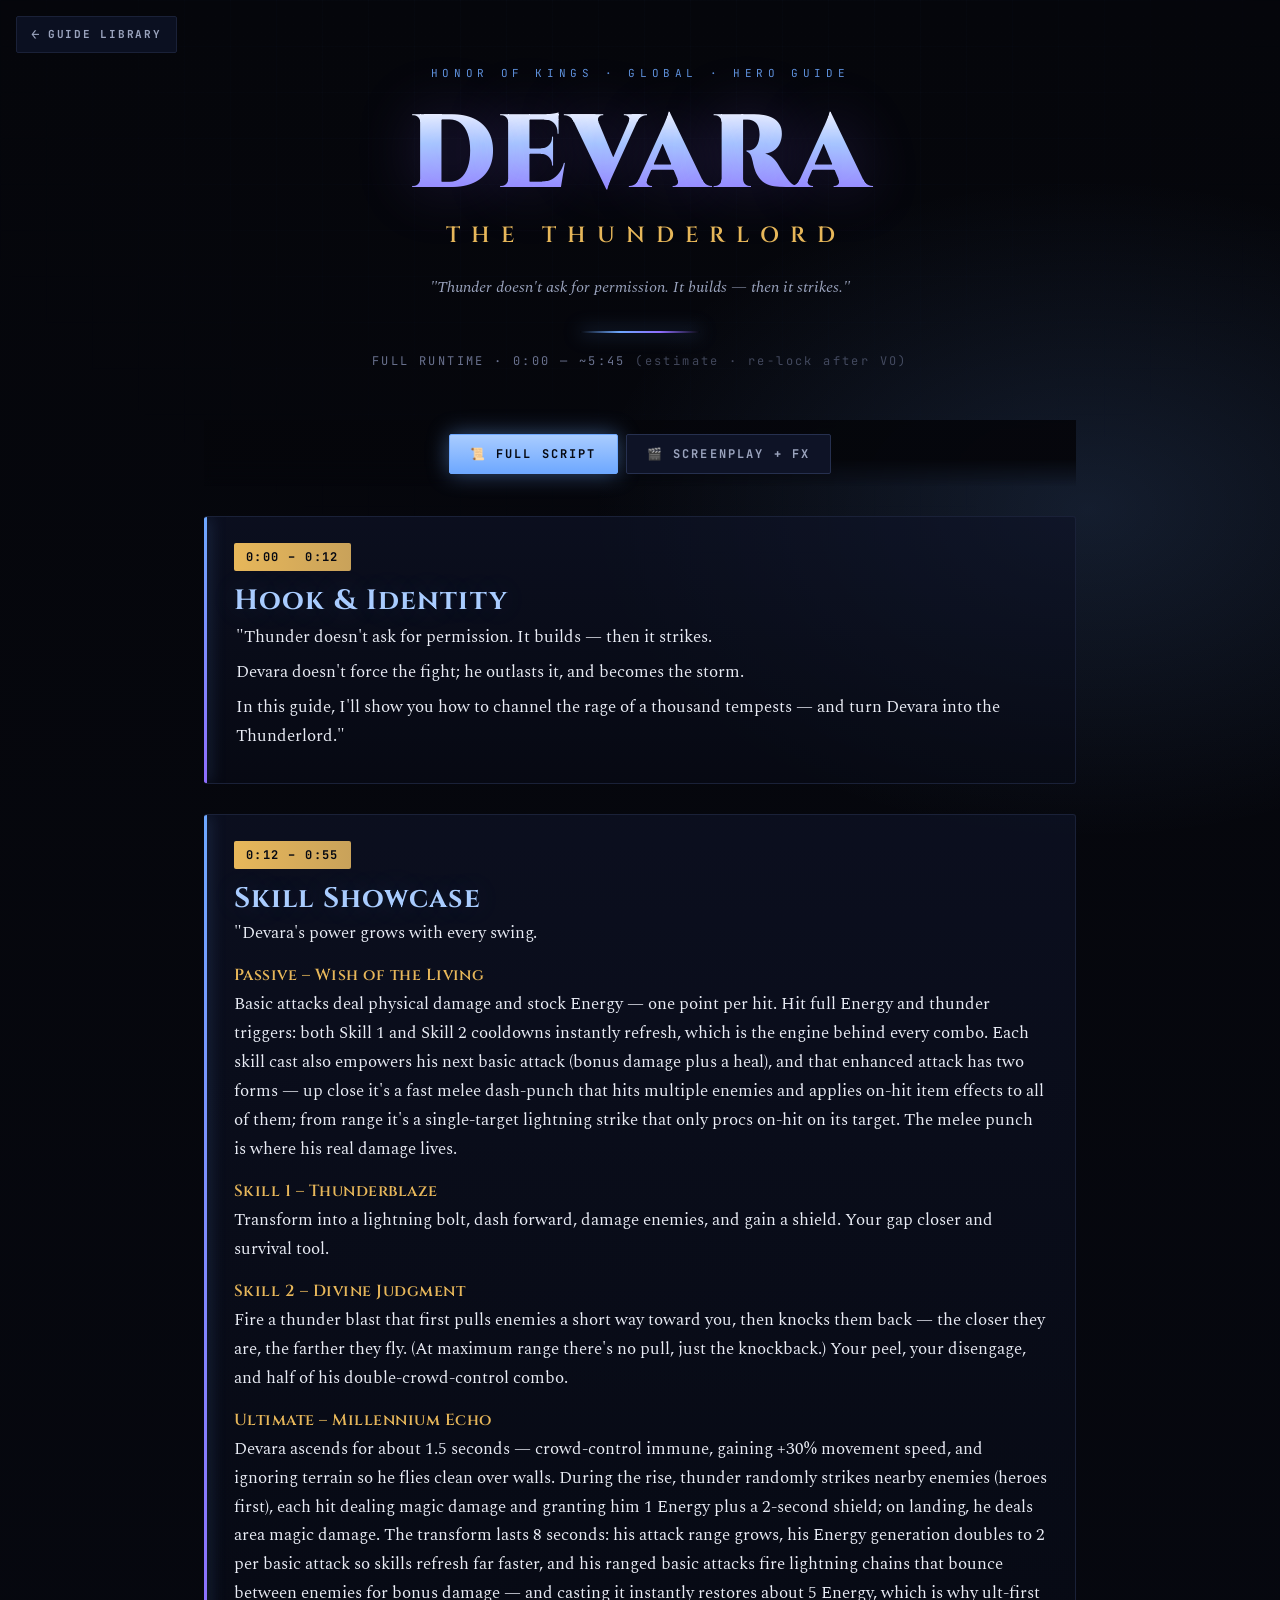
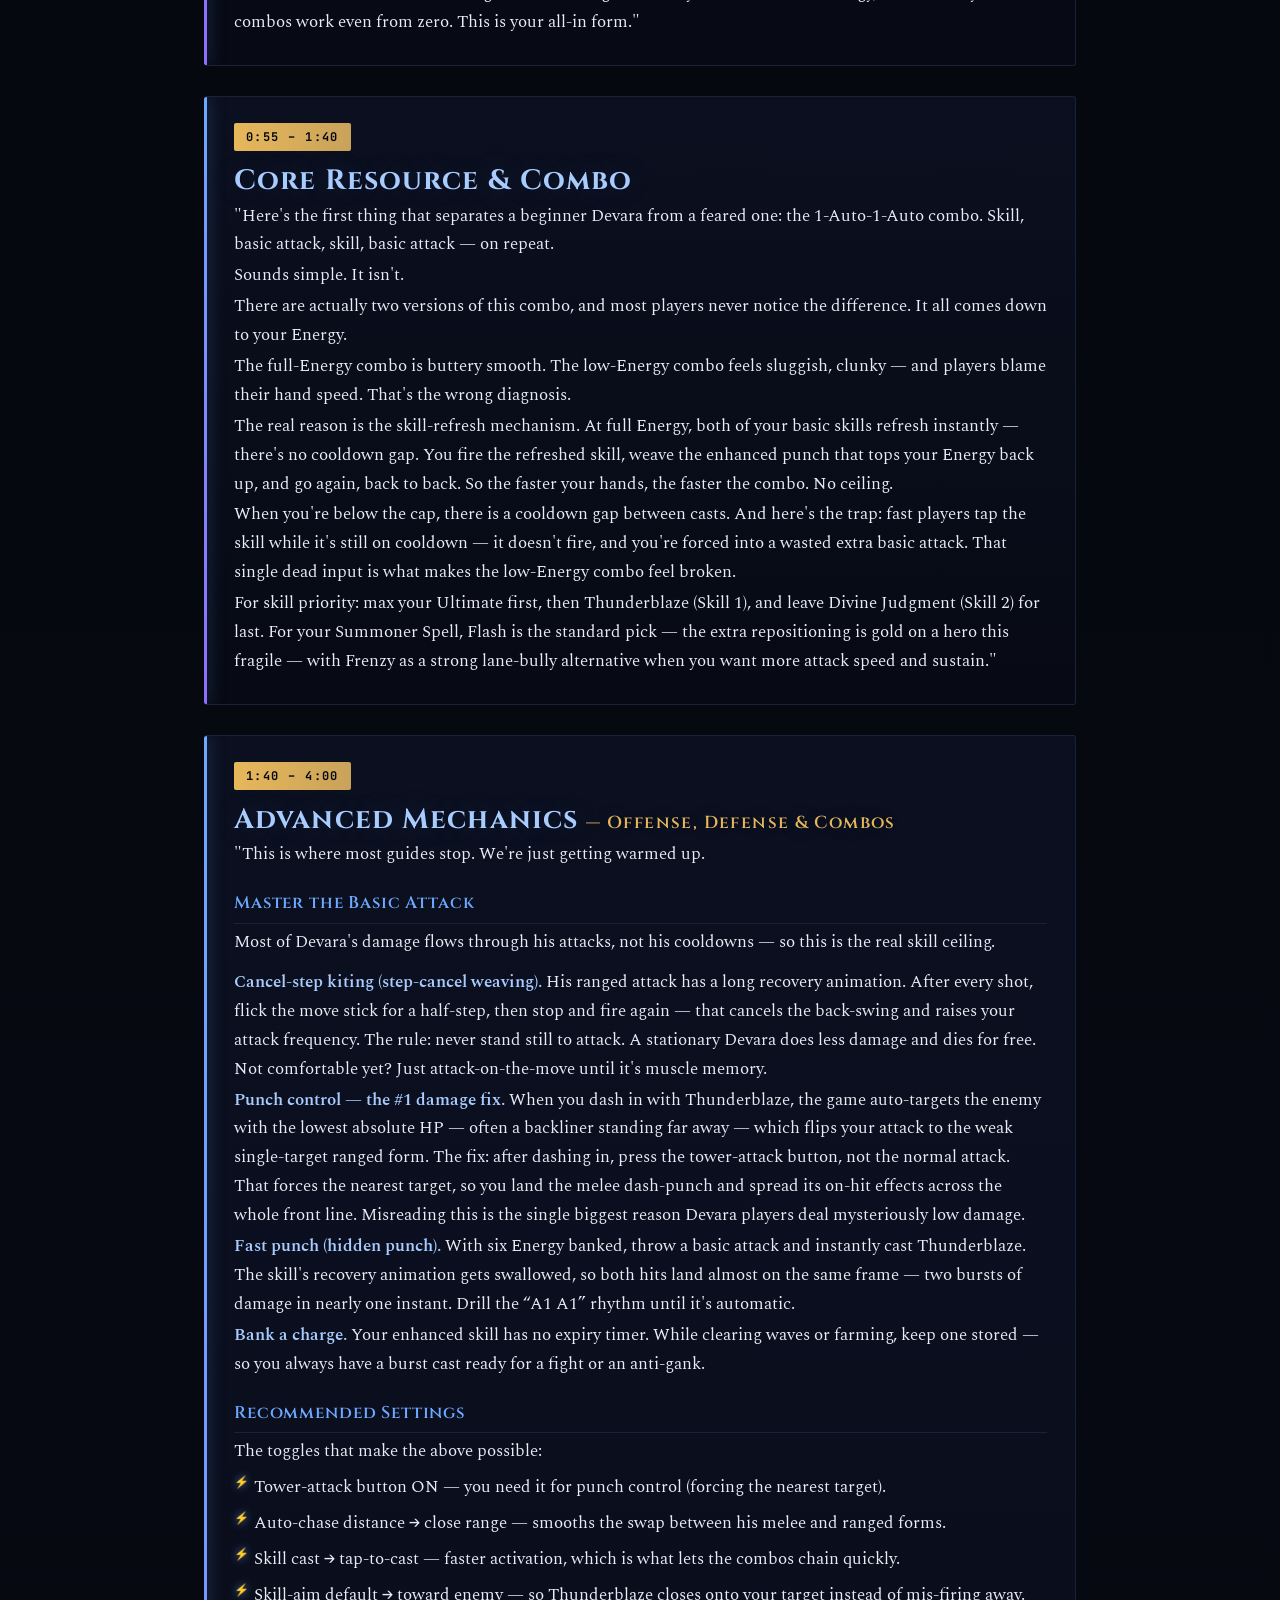
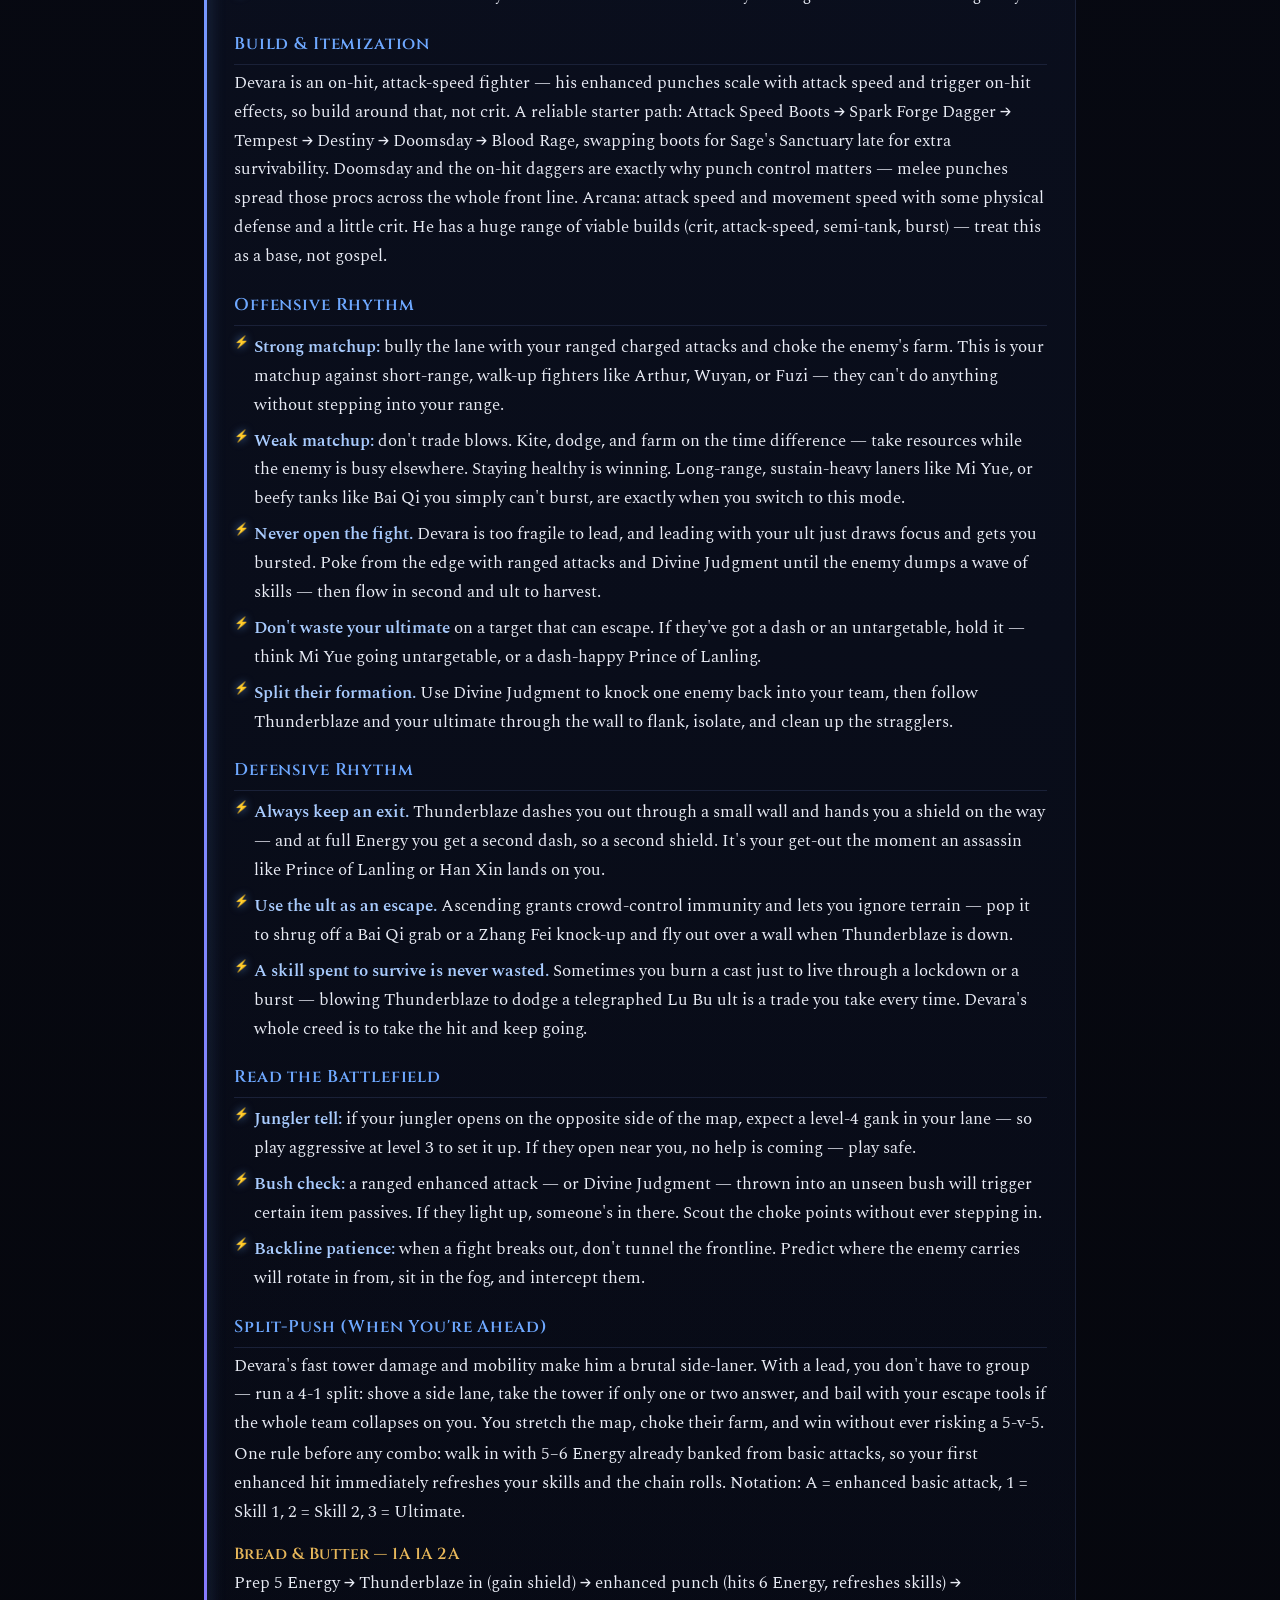
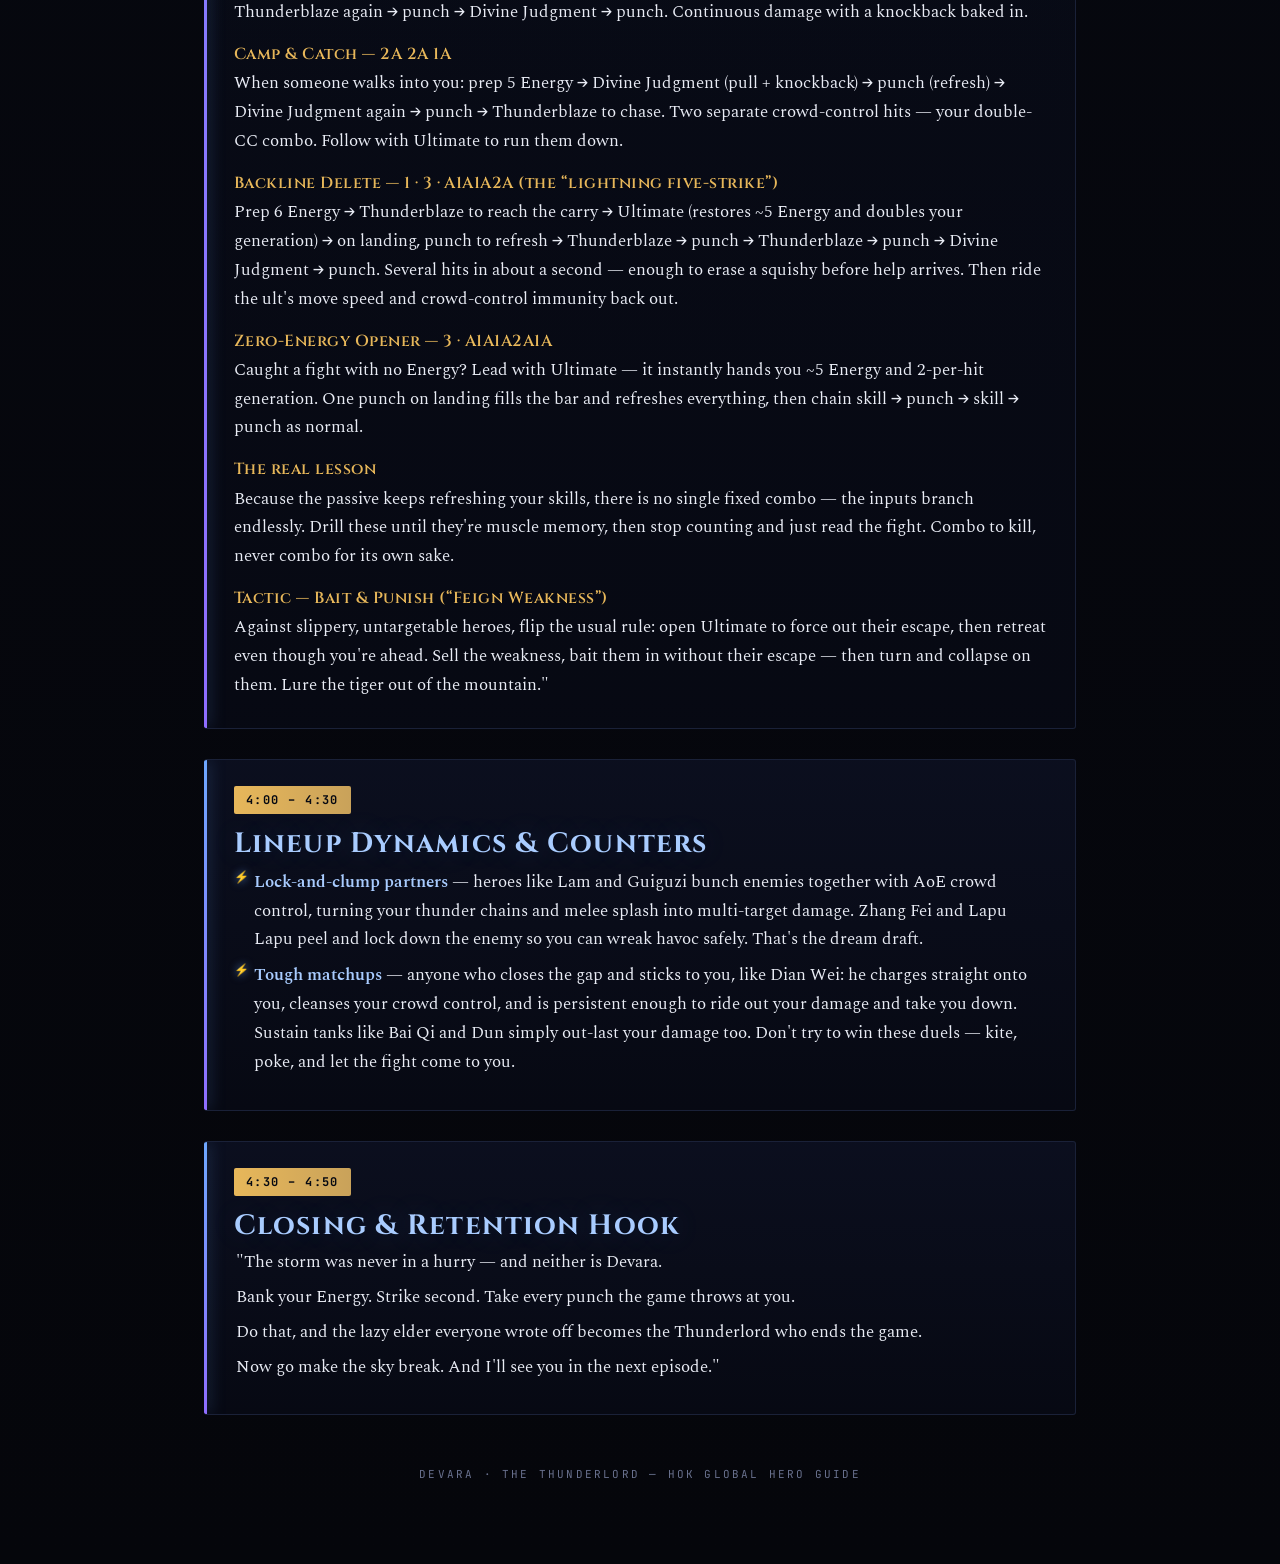
<file: devara.html>
<!DOCTYPE html>
<html lang="en">
<head>
<meta charset="UTF-8">
<meta name="viewport" content="width=device-width, initial-scale=1.0">
<title>Devara — Thunderlord · Guide Script & Screenplay</title>
<link rel="preconnect" href="https://fonts.googleapis.com">
<link rel="preconnect" href="https://fonts.gstatic.com" crossorigin>
<link href="https://fonts.googleapis.com/css2?family=Cinzel:wght@500;600;700;900&family=Spectral:ital,wght@0,300;0,400;0,500;0,600;1,400&family=JetBrains+Mono:wght@500;700&display=swap" rel="stylesheet">
<link rel="stylesheet" href="shared.css">
<script defer src="shared.js"></script>
<style>
  :root{
    --void:#05060b;
    --ink:#0b0e1a;
    --panel:#10142400;
    --panel-solid:#0e1326;
    --edge:#26304f;
    --edge-soft:#1a2138;
    --bolt:#6ea8ff;
    --bolt-bright:#a9ccff;
    --volt:#8f6dff;
    --gold:#e7b75a;
    --gold-soft:#c9a25a;
    --paper:#e9ecf5;
    --paper-dim:#9aa3bd;
    --paper-faint:#69718e;
    --danger:#ff7a8a;
  }
  *{box-sizing:border-box;margin:0;padding:0}
  html{scroll-behavior:smooth}
  body{
    font-family:'Spectral',Georgia,serif;
    background:
      radial-gradient(1200px 700px at 50% -10%, rgba(143,109,255,.18), transparent 60%),
      radial-gradient(900px 600px at 85% 8%, rgba(110,168,255,.14), transparent 55%),
      linear-gradient(180deg,#05060b 0%, #070912 45%, #05060b 100%);
    color:var(--paper);
    line-height:1.7;
    min-height:100vh;
    padding:0 0 80px;
  }
  /* faint grain + electric grid texture */
  body::before{
    content:"";position:fixed;inset:0;pointer-events:none;z-index:0;opacity:.5;
    background-image:
      linear-gradient(rgba(110,168,255,.035) 1px, transparent 1px),
      linear-gradient(90deg, rgba(110,168,255,.035) 1px, transparent 1px);
    background-size:46px 46px;
    mask-image:radial-gradient(1000px 800px at 50% 0%, #000 30%, transparent 80%);
  }
  .wrap{max-width:920px;margin:0 auto;padding:0 24px;position:relative;z-index:1}

  /* ---------- MASTHEAD ---------- */
  header.mast{
    text-align:center;padding:64px 0 30px;position:relative;
  }
  .kicker{
    font-family:'JetBrains Mono',monospace;font-size:11px;letter-spacing:.42em;
    text-transform:uppercase;color:var(--bolt);opacity:.85;margin-bottom:22px;
  }
  .mast h1{
    font-family:'Cinzel',serif;font-weight:900;line-height:.98;
    font-size:clamp(48px,11vw,104px);letter-spacing:.02em;
    background:linear-gradient(180deg,#fff 0%, var(--bolt-bright) 38%, var(--volt) 105%);
    -webkit-background-clip:text;background-clip:text;color:transparent;
    text-shadow:0 0 60px rgba(143,109,255,.25);
  }
  .mast .epithet{
    font-family:'Cinzel',serif;font-weight:600;font-size:clamp(15px,3.6vw,22px);
    letter-spacing:.5em;text-transform:uppercase;color:var(--gold);
    margin-top:10px;padding-left:.5em;
  }
  .mast .sub{
    margin-top:20px;color:var(--paper-dim);font-style:italic;font-size:16px;
    max-width:560px;margin-left:auto;margin-right:auto;
  }
  .bolt-rule{
    width:120px;height:2px;margin:30px auto 0;
    background:linear-gradient(90deg,transparent,var(--bolt),var(--volt),transparent);
    box-shadow:0 0 18px rgba(110,168,255,.7);
  }
  .runtime{
    font-family:'JetBrains Mono',monospace;font-size:12px;color:var(--paper-faint);
    letter-spacing:.2em;margin-top:18px;
  }

  /* ---------- TABS ---------- */
  .tabs{
    position:sticky;top:0;z-index:20;display:flex;gap:8px;justify-content:center;
    padding:14px 0 12px;margin:18px 0 8px;
    background:linear-gradient(180deg,#05060bef 60%, transparent);
    backdrop-filter:blur(4px);
  }
  .tab{
    font-family:'JetBrains Mono',monospace;font-weight:700;font-size:12px;
    letter-spacing:.18em;text-transform:uppercase;cursor:pointer;
    color:var(--paper-dim);background:var(--panel-solid);
    border:1px solid var(--edge);padding:11px 20px;border-radius:2px;
    transition:.22s;
  }
  .tab:hover{color:var(--paper);border-color:var(--bolt)}
  .tab.active{
    color:#06media;color:#060912;background:linear-gradient(180deg,var(--bolt-bright),var(--bolt));
    border-color:var(--bolt);box-shadow:0 0 22px rgba(110,168,255,.45);
  }
  .view{display:none;animation:fade .4s ease}
  .view.active{display:block}
  @keyframes fade{from{opacity:0;transform:translateY(8px)}to{opacity:1;transform:none}}

  /* ---------- SCRIPT BLOCKS ---------- */
  .block{
    position:relative;margin:30px 0;padding:26px 28px 26px 30px;
    background:linear-gradient(180deg,rgba(14,19,38,.72),rgba(8,11,22,.72));
    border:1px solid var(--edge-soft);border-left:none;border-radius:3px;
    overflow:hidden;
  }
  .block::before{
    content:"";position:absolute;left:0;top:0;bottom:0;width:3px;
    background:linear-gradient(180deg,var(--bolt),var(--volt));
    box-shadow:0 0 16px rgba(110,168,255,.55);
  }
  .block .ts{
    display:inline-block;font-family:'JetBrains Mono',monospace;font-weight:700;
    font-size:12px;letter-spacing:.12em;color:#060912;
    background:linear-gradient(90deg,var(--gold),var(--gold-soft));
    padding:4px 12px;border-radius:2px;margin-bottom:6px;
  }
  .block h2{
    font-family:'Cinzel',serif;font-weight:700;font-size:clamp(20px,4vw,28px);
    color:var(--bolt-bright);letter-spacing:.04em;margin:8px 0 4px;line-height:1.15;
    text-shadow:0 0 30px rgba(110,168,255,.2);
  }
  .block h2 .tail{font-size:.62em;color:var(--gold);letter-spacing:.08em;font-weight:600}
  .vo{color:var(--paper);font-size:17px}
  .vo p{margin:0 0 2px}
  .vo .quote{display:block;margin:6px 0;padding-left:2px}
  .skill{
    font-family:'Cinzel',serif;font-weight:600;color:var(--gold);
    letter-spacing:.03em;display:block;margin:14px 0 1px;font-size:16px;
  }
  .subhead{
    font-family:'Cinzel',serif;font-weight:600;color:var(--bolt);
    letter-spacing:.05em;display:block;margin:20px 0 4px;font-size:17px;
    border-bottom:1px solid var(--edge-soft);padding-bottom:5px;
  }
  .lead{font-weight:600;color:var(--bolt-bright)}
  .vo .spacer{height:9px}
  .vo ul{list-style:none;margin:6px 0;padding:0}
  .vo ul li{
    position:relative;padding-left:20px;margin:7px 0;
  }
  .vo ul li::before{
    content:"⚡";position:absolute;left:0;top:0;font-size:12px;color:var(--bolt);
    filter:drop-shadow(0 0 4px rgba(110,168,255,.7));
  }
  em.note{color:var(--paper-dim)}

  /* ---------- SCREENPLAY ---------- */
  .sp-intro{
    margin:26px 0 8px;color:var(--paper-dim);font-style:italic;font-size:15px;
    border-left:2px solid var(--edge);padding-left:16px;
  }
  .scene{
    margin:22px 0;border:1px solid var(--edge-soft);border-radius:3px;overflow:hidden;
    background:linear-gradient(180deg,rgba(12,16,32,.7),rgba(7,10,20,.7));
  }
  .scene-head{
    display:flex;align-items:center;gap:14px;flex-wrap:wrap;
    padding:12px 18px;background:rgba(110,168,255,.07);
    border-bottom:1px solid var(--edge-soft);
  }
  .scene-head .ts{
    font-family:'JetBrains Mono',monospace;font-weight:700;font-size:12px;
    color:#060912;background:linear-gradient(90deg,var(--gold),var(--gold-soft));
    padding:4px 11px;border-radius:2px;letter-spacing:.08em;
  }
  .scene-head .title{
    font-family:'Cinzel',serif;font-weight:600;font-size:15px;color:var(--bolt-bright);
    letter-spacing:.06em;text-transform:uppercase;
  }
  .scene-body{padding:6px 18px 16px}
  .row{display:flex;gap:0;border-bottom:1px dashed var(--edge-soft);padding:12px 0}
  .row:last-child{border-bottom:none}
  .row .lab{
    flex:0 0 116px;font-family:'JetBrains Mono',monospace;font-weight:700;
    font-size:10.5px;letter-spacing:.14em;text-transform:uppercase;
    padding-top:3px;
  }
  .row.visual .lab{color:var(--bolt)}
  .row.fx .lab{color:var(--volt)}
  .row.ost .lab{color:var(--gold)}
  .row .val{flex:1;font-size:15.5px;color:var(--paper)}
  .row .val .ost-text{
    font-family:'JetBrains Mono',monospace;font-size:13px;color:var(--bolt-bright);
    background:rgba(110,168,255,.08);border:1px solid var(--edge-soft);
    padding:2px 8px;border-radius:2px;display:inline-block;margin:2px 4px 2px 0;
  }
  .row .val .none{color:var(--paper-faint);font-style:italic}

  /* ---------- NOTE BAR ---------- */
  .notebar{
    margin:34px 0 0;padding:16px 20px;border:1px dashed var(--edge);border-radius:3px;
    background:rgba(231,183,90,.05);color:var(--paper-dim);font-size:14px;
  }
  .notebar b{color:var(--gold);font-family:'Cinzel',serif;letter-spacing:.04em}
  footer{
    text-align:center;margin-top:50px;color:var(--paper-faint);
    font-family:'JetBrains Mono',monospace;font-size:11px;letter-spacing:.2em;
  }

  /* ---------- PRINT ---------- */
  @media print{
    body{background:#fff;color:#111}
    body::before{display:none}
    .tabs{display:none}
    .view{display:block!important}
    .view + .view{page-break-before:always}
    .mast h1{color:#1a2350;-webkit-text-fill-color:#1a2350}
    .mast .epithet{color:#8a6a14}
    .block,.scene{background:#fff;border-color:#bbb;break-inside:avoid}
    .block h2,.scene-head .title{color:#1a2350}
    .vo,.row .val{color:#111}
    .skill{color:#8a6a14}
    .block .ts,.scene-head .ts{background:#1a2350;color:#fff}
  }
  @media (max-width:600px){
    .row{flex-direction:column;gap:3px}
    .row .lab{flex:none}
  }
</style>
</head>
<body>
<div class="wrap">

  <header class="mast">
    <div class="kicker">Honor of Kings · Global · Hero Guide</div>
    <h1>DEVARA</h1>
    <div class="epithet">The Thunderlord</div>
    <p class="sub">"Thunder doesn't ask for permission. It builds — then it strikes."</p>
    <div class="bolt-rule"></div>
    <div class="runtime">FULL RUNTIME · 0:00 — ~5:45 <span style="opacity:.6">(estimate · re-lock after VO)</span></div>
  </header>

  <nav class="tabs">
    <button class="tab active" data-view="script">📜 Full Script</button>
    <button class="tab" data-view="screenplay">🎬 Screenplay + FX</button>
  </nav>

  <!-- ============================== FULL SCRIPT ============================== -->
  <section class="view active" id="script">

    <div class="block">
      <span class="ts">0:00 – 0:12</span>
      <h2>Hook &amp; Identity</h2>
      <div class="vo">
        <span class="quote">"Thunder doesn't ask for permission. It builds — then it strikes.</span>
        <span class="quote">Devara doesn't force the fight; he outlasts it, and becomes the storm.</span>
        <span class="quote">In this guide, I'll show you how to channel the rage of a thousand tempests — and turn Devara into the Thunderlord."</span>
      </div>
    </div>

    <div class="block">
      <span class="ts">0:12 – 0:55</span>
      <h2>Skill Showcase</h2>
      <div class="vo">
        <p>"Devara's power grows with every swing.</p>
        <span class="skill">Passive – Wish of the Living</span>
        <p>Basic attacks deal physical damage and stock Energy — one point per hit. Hit full Energy and thunder triggers: both Skill 1 and Skill 2 cooldowns instantly refresh, which is the engine behind every combo. Each skill cast also empowers his next basic attack (bonus damage plus a heal), and that enhanced attack has two forms — up close it's a fast melee dash-punch that hits multiple enemies and applies on-hit item effects to all of them; from range it's a single-target lightning strike that only procs on-hit on its target. The melee punch is where his real damage lives.</p>
        <span class="skill">Skill 1 – Thunderblaze</span>
        <p>Transform into a lightning bolt, dash forward, damage enemies, and gain a shield. Your gap closer and survival tool.</p>
        <span class="skill">Skill 2 – Divine Judgment</span>
        <p>Fire a thunder blast that first pulls enemies a short way toward you, then knocks them back — the closer they are, the farther they fly. (At maximum range there's no pull, just the knockback.) Your peel, your disengage, and half of his double-crowd-control combo.</p>
        <span class="skill">Ultimate – Millennium Echo</span>
        <p>Devara ascends for about 1.5 seconds — crowd-control immune, gaining +30% movement speed, and ignoring terrain so he flies clean over walls. During the rise, thunder randomly strikes nearby enemies (heroes first), each hit dealing magic damage and granting him 1 Energy plus a 2-second shield; on landing, he deals area magic damage. The transform lasts 8 seconds: his attack range grows, his Energy generation doubles to 2 per basic attack so skills refresh far faster, and his ranged basic attacks fire lightning chains that bounce between enemies for bonus damage — and casting it instantly restores about 5 Energy, which is why ult-first combos work even from zero. This is your all-in form."</p>
      </div>
    </div>

    <div class="block">
      <span class="ts">0:55 – 1:40</span>
      <h2>Core Resource &amp; Combo</h2>
      <div class="vo">
        <p>"Here's the first thing that separates a beginner Devara from a feared one: the 1-Auto-1-Auto combo. Skill, basic attack, skill, basic attack — on repeat.</p>
        <p>Sounds simple. It isn't.</p>
        <p>There are actually two versions of this combo, and most players never notice the difference. It all comes down to your Energy.</p>
        <p>The full-Energy combo is buttery smooth. The low-Energy combo feels sluggish, clunky — and players blame their hand speed. That's the wrong diagnosis.</p>
        <p>The real reason is the skill-refresh mechanism. At full Energy, both of your basic skills refresh instantly — there's no cooldown gap. You fire the refreshed skill, weave the enhanced punch that tops your Energy back up, and go again, back to back. So the faster your hands, the faster the combo. No ceiling.</p>
        <p>When you're below the cap, there is a cooldown gap between casts. And here's the trap: fast players tap the skill while it's still on cooldown — it doesn't fire, and you're forced into a wasted extra basic attack. That single dead input is what makes the low-Energy combo feel broken.</p>
        <p>For skill priority: max your Ultimate first, then Thunderblaze (Skill 1), and leave Divine Judgment (Skill 2) for last. For your Summoner Spell, Flash is the standard pick — the extra repositioning is gold on a hero this fragile — with Frenzy as a strong lane-bully alternative when you want more attack speed and sustain."</p>
      </div>
    </div>

    <div class="block">
      <span class="ts">1:40 – 4:00</span>
      <h2>Advanced Mechanics <span class="tail">— Offense, Defense &amp; Combos</span></h2>
      <div class="vo">
        <p>"This is where most guides stop. We're just getting warmed up.</p>

        <span class="subhead">Master the Basic Attack</span>
        <p>Most of Devara's damage flows through his attacks, not his cooldowns — so this is the real skill ceiling.</p>
        <div class="spacer"></div>
        <p><span class="lead">Cancel-step kiting (step-cancel weaving).</span> His ranged attack has a long recovery animation. After every shot, flick the move stick for a half-step, then stop and fire again — that cancels the back-swing and raises your attack frequency. The rule: never stand still to attack. A stationary Devara does less damage and dies for free. Not comfortable yet? Just attack-on-the-move until it's muscle memory.</p>
        <p><span class="lead">Punch control — the #1 damage fix.</span> When you dash in with Thunderblaze, the game auto-targets the enemy with the lowest absolute HP — often a backliner standing far away — which flips your attack to the weak single-target ranged form. The fix: after dashing in, press the tower-attack button, not the normal attack. That forces the nearest target, so you land the melee dash-punch and spread its on-hit effects across the whole front line. Misreading this is the single biggest reason Devara players deal mysteriously low damage.</p>
        <p><span class="lead">Fast punch (hidden punch).</span> With six Energy banked, throw a basic attack and instantly cast Thunderblaze. The skill's recovery animation gets swallowed, so both hits land almost on the same frame — two bursts of damage in nearly one instant. Drill the “A1 A1” rhythm until it's automatic.</p>
        <p><span class="lead">Bank a charge.</span> Your enhanced skill has no expiry timer. While clearing waves or farming, keep one stored — so you always have a burst cast ready for a fight or an anti-gank.</p>

        <span class="subhead">Recommended Settings</span>
        <p>The toggles that make the above possible:</p>
        <ul>
          <li>Tower-attack button ON — you need it for punch control (forcing the nearest target).</li>
          <li>Auto-chase distance → close range — smooths the swap between his melee and ranged forms.</li>
          <li>Skill cast → tap-to-cast — faster activation, which is what lets the combos chain quickly.</li>
          <li>Skill-aim default → toward enemy — so Thunderblaze closes onto your target instead of mis-firing away.</li>
        </ul>

        <span class="subhead">Build &amp; Itemization</span>
        <p>Devara is an on-hit, attack-speed fighter — his enhanced punches scale with attack speed and trigger on-hit effects, so build around that, not crit. A reliable starter path: Attack Speed Boots → Spark Forge Dagger → Tempest → Destiny → Doomsday → Blood Rage, swapping boots for Sage's Sanctuary late for extra survivability. Doomsday and the on-hit daggers are exactly why punch control matters — melee punches spread those procs across the whole front line. Arcana: attack speed and movement speed with some physical defense and a little crit. He has a huge range of viable builds (crit, attack-speed, semi-tank, burst) — treat this as a base, not gospel.</p>

        <span class="subhead">Offensive Rhythm</span>
        <ul>
          <li><span class="lead">Strong matchup:</span> bully the lane with your ranged charged attacks and choke the enemy's farm. This is your matchup against short-range, walk-up fighters like Arthur, Wuyan, or Fuzi — they can't do anything without stepping into your range.</li>
          <li><span class="lead">Weak matchup:</span> don't trade blows. Kite, dodge, and farm on the time difference — take resources while the enemy is busy elsewhere. Staying healthy is winning. Long-range, sustain-heavy laners like Mi Yue, or beefy tanks like Bai Qi you simply can't burst, are exactly when you switch to this mode.</li>
          <li><span class="lead">Never open the fight.</span> Devara is too fragile to lead, and leading with your ult just draws focus and gets you bursted. Poke from the edge with ranged attacks and Divine Judgment until the enemy dumps a wave of skills — then flow in second and ult to harvest.</li>
          <li><span class="lead">Don't waste your ultimate</span> on a target that can escape. If they've got a dash or an untargetable, hold it — think Mi Yue going untargetable, or a dash-happy Prince of Lanling.</li>
          <li><span class="lead">Split their formation.</span> Use Divine Judgment to knock one enemy back into your team, then follow Thunderblaze and your ultimate through the wall to flank, isolate, and clean up the stragglers.</li>
        </ul>

        <span class="subhead">Defensive Rhythm</span>
        <ul>
          <li><span class="lead">Always keep an exit.</span> Thunderblaze dashes you out through a small wall and hands you a shield on the way — and at full Energy you get a second dash, so a second shield. It's your get-out the moment an assassin like Prince of Lanling or Han Xin lands on you.</li>
          <li><span class="lead">Use the ult as an escape.</span> Ascending grants crowd-control immunity and lets you ignore terrain — pop it to shrug off a Bai Qi grab or a Zhang Fei knock-up and fly out over a wall when Thunderblaze is down.</li>
          <li><span class="lead">A skill spent to survive is never wasted.</span> Sometimes you burn a cast just to live through a lockdown or a burst — blowing Thunderblaze to dodge a telegraphed Lu Bu ult is a trade you take every time. Devara's whole creed is to take the hit and keep going.</li>
        </ul>

        <span class="subhead">Read the Battlefield</span>
        <ul>
          <li><span class="lead">Jungler tell:</span> if your jungler opens on the opposite side of the map, expect a level-4 gank in your lane — so play aggressive at level 3 to set it up. If they open near you, no help is coming — play safe.</li>
          <li><span class="lead">Bush check:</span> a ranged enhanced attack — or Divine Judgment — thrown into an unseen bush will trigger certain item passives. If they light up, someone's in there. Scout the choke points without ever stepping in.</li>
          <li><span class="lead">Backline patience:</span> when a fight breaks out, don't tunnel the frontline. Predict where the enemy carries will rotate in from, sit in the fog, and intercept them.</li>
        </ul>

        <span class="subhead">Split-Push (When You're Ahead)</span>
        <p>Devara's fast tower damage and mobility make him a brutal side-laner. With a lead, you don't have to group — run a 4-1 split: shove a side lane, take the tower if only one or two answer, and bail with your escape tools if the whole team collapses on you. You stretch the map, choke their farm, and win without ever risking a 5-v-5.</p>

        <p>One rule before any combo: walk in with 5–6 Energy already banked from basic attacks, so your first enhanced hit immediately refreshes your skills and the chain rolls. Notation: A = enhanced basic attack, 1 = Skill 1, 2 = Skill 2, 3 = Ultimate.</p>
        <span class="skill">Bread &amp; Butter — 1A 1A 2A</span>
        <p>Prep 5 Energy → Thunderblaze in (gain shield) → enhanced punch (hits 6 Energy, refreshes skills) → Thunderblaze again → punch → Divine Judgment → punch. Continuous damage with a knockback baked in.</p>
        <span class="skill">Camp &amp; Catch — 2A 2A 1A</span>
        <p>When someone walks into you: prep 5 Energy → Divine Judgment (pull + knockback) → punch (refresh) → Divine Judgment again → punch → Thunderblaze to chase. Two separate crowd-control hits — your double-CC combo. Follow with Ultimate to run them down.</p>
        <span class="skill">Backline Delete — 1 · 3 · A1A1A2A <span class="tail">(the “lightning five-strike”)</span></span>
        <p>Prep 6 Energy → Thunderblaze to reach the carry → Ultimate (restores ~5 Energy and doubles your generation) → on landing, punch to refresh → Thunderblaze → punch → Thunderblaze → punch → Divine Judgment → punch. Several hits in about a second — enough to erase a squishy before help arrives. Then ride the ult's move speed and crowd-control immunity back out.</p>
        <span class="skill">Zero-Energy Opener — 3 · A1A1A2A1A</span>
        <p>Caught a fight with no Energy? Lead with Ultimate — it instantly hands you ~5 Energy and 2-per-hit generation. One punch on landing fills the bar and refreshes everything, then chain skill → punch → skill → punch as normal.</p>
        <span class="skill">The real lesson</span>
        <p>Because the passive keeps refreshing your skills, there is no single fixed combo — the inputs branch endlessly. Drill these until they're muscle memory, then stop counting and just read the fight. Combo to kill, never combo for its own sake.</p>
        <span class="skill">Tactic — Bait &amp; Punish (“Feign Weakness”)</span>
        <p>Against slippery, untargetable heroes, flip the usual rule: open Ultimate to force out their escape, then retreat even though you're ahead. Sell the weakness, bait them in without their escape — then turn and collapse on them. Lure the tiger out of the mountain."</p>
      </div>
    </div>

    <div class="block">
      <span class="ts">4:00 – 4:30</span>
      <h2>Lineup Dynamics &amp; Counters</h2>
      <div class="vo">
        <ul>
          <li><span class="lead">Lock-and-clump partners</span> — heroes like Lam and Guiguzi bunch enemies together with AoE crowd control, turning your thunder chains and melee splash into multi-target damage. Zhang Fei and Lapu Lapu peel and lock down the enemy so you can wreak havoc safely. That's the dream draft.</li>
          <li><span class="lead">Tough matchups</span> — anyone who closes the gap and sticks to you, like Dian Wei: he charges straight onto you, cleanses your crowd control, and is persistent enough to ride out your damage and take you down. Sustain tanks like Bai Qi and Dun simply out-last your damage too. Don't try to win these duels — kite, poke, and let the fight come to you.</li>
        </ul>
      </div>
    </div>

    <div class="block">
      <span class="ts">4:30 – 4:50</span>
      <h2>Closing &amp; Retention Hook</h2>
      <div class="vo">
        <span class="quote">"The storm was never in a hurry — and neither is Devara.</span>
        <span class="quote">Bank your Energy. Strike second. Take every punch the game throws at you.</span>
        <span class="quote">Do that, and the lazy elder everyone wrote off becomes the Thunderlord who ends the game.</span>
        <span class="quote">Now go make the sky break. And I'll see you in the next episode."</span>
      </div>
    </div>



  </section>

  <!-- ============================== SCREENPLAY + FX ============================== -->
  <section class="view" id="screenplay">

    <p class="sp-intro">Shooting screenplay broken into production beats inside the same timestamp windows as the script. <b>Visual</b> = exactly what to record/match. <b>FX</b> = post / motion graphics. <b>On-Screen Text</b> = burned-in overlays.</p>

    <!-- HOOK -->
    <div class="scene">
      <div class="scene-head"><span class="ts">0:00 – 0:12</span><span class="title">Hook &amp; Identity</span></div>
      <div class="scene-body">
        <div class="row visual"><div class="lab">Visual</div><div class="val">Cold open on a dark battlefield. Hold on Devara standing still while a teamfight rages around him in slow-mo; on the line "then it strikes," cut to a full-speed Ultimate descent — lightning crashing down. Match the storm-building → explosion beat of the VO. End on the official splash-art freeze of Devara (seated, golden lightning, floating above Azuria). Optional lore flash-cuts under the VO: the great beasts of Azuria and the golden inheritance passing between figures — the current Devara is the once-carefree boy Verito, now bearing a 2,000-year legacy.</div></div>
        <div class="row fx"><div class="lab">FX</div><div class="val">Heavy lightning flash transitions; screen-shake + bass hit on "strikes." Desaturate-to-electric-blue color grade. Title card animates in: name strikes like a bolt with a thunderclap.</div></div>
        <div class="row ost"><div class="lab">On-Screen Text</div><div class="val"><span class="ost-text">DEVARA</span><span class="ost-text">THE THUNDERLORD</span><span class="ost-text">Grand Elder · Master of Thunder · Vajra Bearer</span><span class="ost-text">Full Hero Guide</span></div></div>
      </div>
    </div>

    <!-- SKILL SHOWCASE -->
    <div class="scene">
      <div class="scene-head"><span class="ts">0:12 – 0:20</span><span class="title">Passive — Wish of the Living</span></div>
      <div class="scene-body">
        <div class="row visual"><div class="lab">Visual</div><div class="val">Practice-range clip: land basic attacks (faster melee swings up close) and fill the Energy meter to full — show BOTH skill cooldowns resetting at full Energy. Then contrast the two enhanced forms: a close melee dash-punch hitting three dummies at once (on-hit procs light up on all of them) vs a ranged lightning strike that only fully procs on one. Show the heal on the enhanced hit. Keep the Energy UI in frame.</div></div>
        <div class="row fx"><div class="lab">FX</div><div class="val">Zoom + circle-highlight on the Energy bar; arrow pointer to the heal pop-up. Subtle electric pulse each Energy gain.</div></div>
        <div class="row ost"><div class="lab">On-Screen Text</div><div class="val"><span class="ost-text">PASSIVE · Wish of the Living</span><span class="ost-text">Melee AA = AoE + on-hit all · Ranged = single</span><span class="ost-text">Energy full = refresh BOTH skills</span><span class="ost-text">Enhanced AA = bonus dmg + heal</span></div></div>
      </div>
    </div>

    <div class="scene">
      <div class="scene-head"><span class="ts">0:20 – 0:28</span><span class="title">Skill 1 — Thunderblaze</span></div>
      <div class="scene-body">
        <div class="row visual"><div class="lab">Visual</div><div class="val">Show Devara dashing forward as a lightning bolt through a small wall, hitting enemies and gaining the shield. Capture one clean dash from a side angle so the gap-close distance and shield bubble both read.</div></div>
        <div class="row fx"><div class="lab">FX</div><div class="val">Slow-mo the dash 50% then snap to full speed; trail/streak on the bolt. Glow-outline the shield gain.</div></div>
        <div class="row ost"><div class="lab">On-Screen Text</div><div class="val"><span class="ost-text">SKILL 1 · Thunderblaze</span><span class="ost-text">Dash + Shield</span><span class="ost-text">Gap-closer / Escape</span></div></div>
      </div>
    </div>

    <div class="scene">
      <div class="scene-head"><span class="ts">0:28 – 0:38</span><span class="title">Skill 2 — Divine Judgment</span></div>
      <div class="scene-body">
        <div class="row visual"><div class="lab">Visual</div><div class="val">Show the full effect: the blast first PULLS enemies a short way in, then knocks them back. Two clips: (1) point-blank → big pull + big knockback; (2) max range → no pull, just knockback. Make the "closer = farther" and "no pull at max range" rules obvious.</div></div>
        <div class="row fx"><div class="lab">FX</div><div class="val">Split-screen or quick A/B cut with a distance ruler graphic; motion-line on the knockback arc.</div></div>
        <div class="row ost"><div class="lab">On-Screen Text</div><div class="val"><span class="ost-text">SKILL 2 · Divine Judgment</span><span class="ost-text">Pulls in → knocks back · closer = farther</span><span class="ost-text">No pull at max range · Peel / double-CC</span></div></div>
      </div>
    </div>

    <div class="scene">
      <div class="scene-head"><span class="ts">0:38 – 0:55</span><span class="title">Ultimate — Millennium Echo</span></div>
      <div class="scene-body">
        <div class="row visual"><div class="lab">Visual</div><div class="val">Full ultimate sequence: Devara ascends (CC-immune, +30% move speed) and flies over a wall, lightning hits nearby enemies and a 2s shield pops, then the landing AoE slam. Follow with 2–3s of the enhanced state — extended range and visibly faster Energy gain (2 per hit). Show the Energy bar filling roughly twice as fast.</div></div>
        <div class="row fx"><div class="lab">FX</div><div class="val">Brief "1.5s CC-IMMUNE · +30% MS" overlay during ascent; a "+5 Energy" pop on cast. Big screen-shake on landing. Show the increased attack-range ring and the Energy bar filling at 2× speed.</div></div>
        <div class="row ost"><div class="lab">On-Screen Text</div><div class="val"><span class="ost-text">ULTIMATE · Millennium Echo</span><span class="ost-text">1.5s CC-immune · +30% MS · ignores terrain</span><span class="ost-text">+5 Energy on cast · 2s shield</span><span class="ost-text">8s: +range · 2× Energy gen</span></div></div>
      </div>
    </div>

    <!-- CORE RESOURCE -->
    <div class="scene">
      <div class="scene-head"><span class="ts">0:55 – 1:15</span><span class="title">The 1-Auto-1-Auto Combo</span></div>
      <div class="scene-body">
        <div class="row visual"><div class="lab">Visual</div><div class="val">On-screen input/finger-cam (or button-press overlay) showing the rhythm: Skill → Basic → Skill → Basic on a dummy. Then play TWO clips back to back of the same combo — one labelled smooth, one labelled clunky — so the viewer feels the difference before it's explained.</div></div>
        <div class="row fx"><div class="lab">FX</div><div class="val">Animated button-tap overlay synced to inputs; metronome/beat ticks. Green "SMOOTH" vs red "CLUNKY" tags on the two clips.</div></div>
        <div class="row ost"><div class="lab">On-Screen Text</div><div class="val"><span class="ost-text">THE 1-AUTO-1-AUTO COMBO</span><span class="ost-text">Skill · Basic · Skill · Basic</span><span class="ost-text">Two versions → it's about ENERGY</span></div></div>
      </div>
    </div>

    <div class="scene">
      <div class="scene-head"><span class="ts">1:15 – 1:30</span><span class="title">The Skill-Refresh Trap</span></div>
      <div class="scene-body">
        <div class="row visual"><div class="lab">Visual</div><div class="val">Full-Energy clip: enhanced skill refreshes instantly, no gap — fire refreshed skill then basic skill back-to-back. Then a low-Energy clip where a fast tap during cooldown fails to fire and forces a wasted extra basic. Keep the Energy bar + skill cooldown clearly visible in both.</div></div>
        <div class="row fx"><div class="lab">FX</div><div class="val">Highlight the Energy bar (full vs not). Flash a red "DEAD INPUT — wasted" callout on the failed tap. Slow-mo the cooldown gap.</div></div>
        <div class="row ost"><div class="lab">On-Screen Text</div><div class="val"><span class="ost-text">Full Energy = instant refresh, no ceiling</span><span class="ost-text">Below cap = cooldown gap → dead input</span></div></div>
      </div>
    </div>

    <div class="scene">
      <div class="scene-head"><span class="ts">1:30 – 1:40</span><span class="title">Skill Priority &amp; Summoner</span></div>
      <div class="scene-body">
        <div class="row visual"><div class="lab">Visual</div><div class="val">Skill-up menu screen recording: level Ultimate first, then Skill 1, then Skill 2. Cut to the Summoner Spell select showing Flash, then a quick clip of Frenzy as the alternative.</div></div>
        <div class="row fx"><div class="lab">FX</div><div class="val">Clean info-card / leveling-order graphic (R &gt; 1 &gt; 2). Icon badges for Flash &amp; Frenzy.</div></div>
        <div class="row ost"><div class="lab">On-Screen Text</div><div class="val"><span class="ost-text">PRIORITY: Ult &gt; Thunderblaze &gt; Divine Judgment</span><span class="ost-text">Summoner: FLASH (standard) · Frenzy (lane bully)</span></div></div>
      </div>
    </div>

    <!-- ADVANCED -->
    <div class="scene">
      <div class="scene-head"><span class="ts">1:40 – 1:50</span><span class="title">Advanced — Intro / Skill Ceiling</span></div>
      <div class="scene-body">
        <div class="row visual"><div class="lab">Visual</div><div class="val">Punchy montage of high-level Devara plays (kites, dives, escapes) to signal "advanced section starts here." End on a clip emphasising basic-attack damage rather than skills.</div></div>
        <div class="row fx"><div class="lab">FX</div><div class="val">Chapter-break wipe with thunderclap. "ADVANCED" stamp slams in. Slight speed-ramp on the montage.</div></div>
        <div class="row ost"><div class="lab">On-Screen Text</div><div class="val"><span class="ost-text">⚡ ADVANCED MECHANICS</span><span class="ost-text">Most of his damage = basic attacks</span></div></div>
      </div>
    </div>

    <div class="scene">
      <div class="scene-head"><span class="ts">1:50 – 2:05</span><span class="title">Cancel-Step Kiting</span></div>
      <div class="scene-body">
        <div class="row visual"><div class="lab">Visual</div><div class="val">Demonstrate the technique slowly first: shot → flick move-stick a half-step → stop → fire again, repeating while retreating from an enemy. Then show it at full speed kiting a chaser. Contrast with a clip of standing still attacking (slower / takes damage).</div></div>
        <div class="row fx"><div class="lab">FX</div><div class="val">Movement-trail dots marking each half-step; attack-frequency counter comparing moving vs stationary. Red flag on the stand-still clip.</div></div>
        <div class="row ost"><div class="lab">On-Screen Text</div><div class="val"><span class="ost-text">CANCEL-STEP KITING</span><span class="ost-text">Shot → half-step → fire (cancels back-swing)</span><span class="ost-text">Rule: never stand still to attack</span></div></div>
      </div>
    </div>

    <div class="scene">
      <div class="scene-head"><span class="ts">2:05 – 2:20</span><span class="title">Punch Control</span></div>
      <div class="scene-body">
        <div class="row visual"><div class="lab">Visual</div><div class="val">Demonstrate the targeting trap: dash in with Thunderblaze toward two front enemies while a low-HP backliner stands far behind — the game auto-targets the low-HP backliner and your punch becomes the weak ranged single-target form. Then the fix: same dive, but press the TOWER-ATTACK button — now you land the melee dash-punch on the nearest enemies and the on-hit procs spread across the whole front line.</div></div>
        <div class="row fx"><div class="lab">FX</div><div class="val">Red "AUTO-TARGET: LOWEST HP" callout on the bad rep; green "TOWER-ATTACK = NEAREST" on the fix. Button-press overlay for the tower-attack tap. Outline the melee splash and the on-hit procs lighting up on every front target.</div></div>
        <div class="row ost"><div class="lab">On-Screen Text</div><div class="val"><span class="ost-text">PUNCH CONTROL</span><span class="ost-text">Dash auto-targets LOWEST HP → weak ranged hit</span><span class="ost-text">Tower-attack = nearest → melee punch + on-hit all</span><span class="ost-text">Fast punch: AA → instant Skill 1 (hidden recovery)</span></div></div>
      </div>
    </div>

    <div class="scene">
      <div class="scene-head"><span class="ts">2:20 – 2:28</span><span class="title">Bank a Charge</span></div>
      <div class="scene-body">
        <div class="row visual"><div class="lab">Visual</div><div class="val">Farming clip where Devara keeps one enhanced skill charge stored (show the charge icon held) instead of dumping it on minions, then instantly uses it the moment a ganker appears.</div></div>
        <div class="row fx"><div class="lab">FX</div><div class="val">Glow/pulse on the stored charge icon with a "no expiry" tag; quick zoom when it's spent on the gank.</div></div>
        <div class="row ost"><div class="lab">On-Screen Text</div><div class="val"><span class="ost-text">BANK A CHARGE</span><span class="ost-text">Enhanced skill never expires — keep 1 ready</span></div></div>
      </div>
    </div>

    <div class="scene">
      <div class="scene-head"><span class="ts">2:28 – 2:40</span><span class="title">Settings &amp; Build</span></div>
      <div class="scene-body">
        <div class="row visual"><div class="lab">Visual</div><div class="val">Screen-record the Settings / Controls menus. Toggle each exactly: Tower-attack button ON; Auto-chase distance → CLOSE; Skill cast → TAP-TO-CAST; Skill-aim default → toward enemy. Then a quick build card: Attack Speed Boots → Spark Forge Dagger → Tempest → Destiny → Doomsday → Blood Rage (late: boots → Sage's Sanctuary).</div></div>
        <div class="row fx"><div class="lab">FX</div><div class="val">Zoom + circle each toggle as it's changed; checkmark animation per setting. Build a tidy settings checklist card on screen.</div></div>
        <div class="row ost"><div class="lab">On-Screen Text</div><div class="val"><span class="ost-text">SETTINGS · Tower-attack ON</span><span class="ost-text">Auto-chase: CLOSE · Skill cast: TAP</span><span class="ost-text">Skill-aim: toward enemy</span><span class="ost-text">BUILD: AS Boots → Spark Forge → Tempest → Destiny → Doomsday → Blood Rage</span></div></div>
      </div>
    </div>

    <div class="scene">
      <div class="scene-head"><span class="ts">2:40 – 2:55</span><span class="title">Offensive Rhythm — Matchups</span></div>
      <div class="scene-body">
        <div class="row visual"><div class="lab">Visual</div><div class="val">Strong matchup clip: poke a short-range walk-up fighter, zoning them off farm with ranged charged attacks. Weak matchup clip: facing Mi Yue / Bai Qi — kite, dodge, and farm sidelanes rather than trading. Show staying high-HP as the win condition.</div></div>
        <div class="row fx"><div class="lab">FX</div><div class="val">Green "BULLY" vs amber "DON'T TRADE" banners. Hero portraits of named matchups slide in. Highlight HP bar staying full on the weak-matchup clip.</div></div>
        <div class="row ost"><div class="lab">On-Screen Text</div><div class="val"><span class="ost-text">STRONG: bully short-range walk-ups (Arthur · Wuyan · Fuzi)</span><span class="ost-text">WEAK: vs Mi Yue / Bai Qi → kite + farm</span><span class="ost-text">Staying healthy = winning</span></div></div>
      </div>
    </div>

    <div class="scene">
      <div class="scene-head"><span class="ts">2:55 – 3:08</span><span class="title">Never Open · Don't Waste Ult</span></div>
      <div class="scene-body">
        <div class="row visual"><div class="lab">Visual</div><div class="val">Bad example: Devara opens a fight / leads with ult → gets focused and bursted (clearly marked WRONG). Good example: poke from the edge with ranged attacks + Divine Judgment, wait for the enemy to dump skills, then flow in second and ult to clean up. Add a clip of holding ult vs Mi Yue untargetable / dashing Prince of Lanling.</div></div>
        <div class="row fx"><div class="lab">FX</div><div class="val">Red "✗ WRONG" / green "✓ RIGHT" stamps. Slow-mo the moment the enemy dumps skills before Devara engages. "HOLD ULT" flag over the escaping target.</div></div>
        <div class="row ost"><div class="lab">On-Screen Text</div><div class="val"><span class="ost-text">NEVER open the fight — flow in second</span><span class="ost-text">Don't ult a target that can escape</span></div></div>
      </div>
    </div>

    <div class="scene">
      <div class="scene-head"><span class="ts">3:08 – 3:18</span><span class="title">Split Their Formation</span></div>
      <div class="scene-body">
        <div class="row visual"><div class="lab">Visual</div><div class="val">Use Divine Judgment to knock one enemy back into your team, then Thunderblaze + Ultimate through a wall to flank, isolate and finish the stragglers. Capture the whole sequence as one continuous play if possible.</div></div>
        <div class="row fx"><div class="lab">FX</div><div class="val">Arrow tracing the knockback direction; flank-path line over the wall. Isolate-target spotlight on the picked-off enemy.</div></div>
        <div class="row ost"><div class="lab">On-Screen Text</div><div class="val"><span class="ost-text">SPLIT THEIR FORMATION</span><span class="ost-text">S2 knock-in → S1 + Ult flank → isolate</span></div></div>
      </div>
    </div>

    <div class="scene">
      <div class="scene-head"><span class="ts">3:18 – 3:32</span><span class="title">Defensive Rhythm</span></div>
      <div class="scene-body">
        <div class="row visual"><div class="lab">Visual</div><div class="val">Three quick survival clips: (1) Thunderblaze dash out through a wall + shield, and at full Energy a second dash/second shield, escaping an assassin (Prince of Lanling / Han Xin). (2) Ult used purely to escape — CC-immunity shrugging off a Bai Qi grab or Zhang Fei knock-up, flying over a wall. (3) Burning Thunderblaze to dodge a telegraphed Lu Bu ult.</div></div>
        <div class="row fx"><div class="lab">FX</div><div class="val">"SHIELD x2" callout on the double-dash; "CC IMMUNE" flash during the ult escape; freeze-frame the telegraphed Lu Bu ult before the dodge.</div></div>
        <div class="row ost"><div class="lab">On-Screen Text</div><div class="val"><span class="ost-text">ALWAYS keep an exit</span><span class="ost-text">Ult = escape (CC immune, ignore terrain)</span><span class="ost-text">A skill spent to survive is never wasted</span></div></div>
      </div>
    </div>

    <div class="scene">
      <div class="scene-head"><span class="ts">3:32 – 3:45</span><span class="title">Read the Battlefield</span></div>
      <div class="scene-body">
        <div class="row visual"><div class="lab">Visual</div><div class="val">Minimap-focused clips: (1) jungler opens opposite side → predict the level-4 gank; play aggressive at lvl 3 to set it up. (2) Throw a ranged enhanced attack / Divine Judgment into a bush to trigger item passive and reveal a hidden enemy. (3) Sit in fog and intercept a rotating enemy carry instead of tunnelling the frontline.</div></div>
        <div class="row fx"><div class="lab">FX</div><div class="val">Minimap zoom + jungle-path arrows. "BUSH CHECK ✓ — enemy spotted" popup on the passive trigger. Fog-of-war highlight on the intercept clip.</div></div>
        <div class="row ost"><div class="lab">On-Screen Text</div><div class="val"><span class="ost-text">JUNGLER TELL · BUSH CHECK · BACKLINE PATIENCE</span><span class="ost-text">Throw into bush → passive lights = someone's there</span></div></div>
      </div>
    </div>

    <div class="scene">
      <div class="scene-head"><span class="ts">3:45 – 3:52</span><span class="title">Split-Push (When Ahead)</span></div>
      <div class="scene-body">
        <div class="row visual"><div class="lab">Visual</div><div class="val">Devara shoving a side lane fast, taking a tower when only 1–2 enemies answer, then using escape tools to bail when the whole team collapses. Show the map stretched / enemies forced to respond.</div></div>
        <div class="row fx"><div class="lab">FX</div><div class="val">"4-1 SPLIT" diagram on the minimap; tower-HP melt counter; escape-route arrow on the bail.</div></div>
        <div class="row ost"><div class="lab">On-Screen Text</div><div class="val"><span class="ost-text">SPLIT-PUSH · run a 4-1</span><span class="ost-text">Shove → take tower → bail. Win without 5v5</span></div></div>
      </div>
    </div>

    <div class="scene">
      <div class="scene-head"><span class="ts">3:52 – 4:00</span><span class="title">Key Combos</span></div>
      <div class="scene-body">
        <div class="row visual"><div class="lab">Visual</div><div class="val">Rapid combo montage, one clean labelled rep each. <b>Bread &amp; Butter (1A1A2A):</b> prep 5 Energy → S1 → punch (refresh) → S1 → punch → S2 → punch. <b>Camp (2A2A1A):</b> S2 → punch → S2 → punch → S1 chase. <b>Backline Delete / lightning five-strike (1·3·A1A1A2A):</b> S1 in → Ult → punch → S1 → punch → S1 → punch → S2 → punch. <b>Zero-Energy Opener (3·A1A1A2A1A):</b> Ult first → punch → chain. Show the Energy bar and the refreshes lighting up each rep. End on the "no fixed combo — read the fight" message.</div></div>
        <div class="row fx"><div class="lab">FX</div><div class="val">Input-sequence overlay (icon chain) per combo with the A / 1 / 2 / 3 notation on screen. Label cards: BREAD &amp; BUTTER · CAMP · BACKLINE DELETE · ZERO-ENERGY. Separate "FEIGN WEAKNESS → PUNISH" two-beat callout for the bait tactic.</div></div>
        <div class="row ost"><div class="lab">On-Screen Text</div><div class="val"><span class="ost-text">1A1A2A · bread &amp; butter</span><span class="ost-text">2A2A1A · camp &amp; double-CC</span><span class="ost-text">1·3·A1A1A2A · backline delete</span><span class="ost-text">3·A1A1A2A1A · zero-energy opener</span></div></div>
      </div>
    </div>

    <!-- LINEUP -->
    <div class="scene">
      <div class="scene-head"><span class="ts">4:00 – 4:15</span><span class="title">Lock-and-Clump Partners</span></div>
      <div class="scene-body">
        <div class="row visual"><div class="lab">Visual</div><div class="val">Synergy clips: Lam / Guiguzi bunching enemies with AoE CC while Devara's thunder chains + melee splash hit the whole group for multi-target damage. Show Zhang Fei / Lapu Lapu peeling and CC-ing for him so he wrecks the team safely.</div></div>
        <div class="row fx"><div class="lab">FX</div><div class="val">Hero portrait pairings slide in (Devara + partner). Highlight the clumped enemies + chain-lightning links jumping between them. "SYNERGY" tag.</div></div>
        <div class="row ost"><div class="lab">On-Screen Text</div><div class="val"><span class="ost-text">BEST WITH: Lam · Guiguzi · Zhang Fei · Lapu Lapu</span><span class="ost-text">AoE CC → multi-target thunder</span></div></div>
      </div>
    </div>

    <div class="scene">
      <div class="scene-head"><span class="ts">4:15 – 4:30</span><span class="title">Tough Matchups</span></div>
      <div class="scene-body">
        <div class="row visual"><div class="lab">Visual</div><div class="val">Clips of the hard counters in action: a sticky gap-closer like Dian Wei charging straight onto Devara, shrugging off his crowd control, and refusing to die; and sustain tanks like Bai Qi / Dun out-lasting his damage. Pair each with the correct response — Devara kiting and poking instead of trying to duel.</div></div>
        <div class="row fx"><div class="lab">FX</div><div class="val">Red "COUNTER" tag + portraits (Dian Wei, Bai Qi, Dun). "DON'T DUEL → KITE &amp; POKE" reminder banner.</div></div>
        <div class="row ost"><div class="lab">On-Screen Text</div><div class="val"><span class="ost-text">COUNTERS: Dian Wei · Bai Qi · Dun</span><span class="ost-text">Don't duel — kite, poke, let it come to you</span></div></div>
      </div>
    </div>

    <!-- CLOSING -->
    <div class="scene">
      <div class="scene-head"><span class="ts">4:30 – 4:50</span><span class="title">Closing &amp; Retention Hook</span></div>
      <div class="scene-body">
        <div class="row visual"><div class="lab">Visual</div><div class="val">Slow, triumphant outro montage of Devara taking hits and surviving, then turning a fight and getting the game-ending kills. Land on a heroic hold of Devara (or his splash art) as the storm settles. Leave room for an end-screen / subscribe + next-episode card.</div></div>
        <div class="row fx"><div class="lab">FX</div><div class="val">Warm-to-electric grade; rolling distant thunder fading to calm. Recap lower-thirds (Bank Energy · Strike Second · Take the hit). Animate the end-screen card + subscribe prompt; tease next hero.</div></div>
        <div class="row ost"><div class="lab">On-Screen Text</div><div class="val"><span class="ost-text">Bank your Energy · Strike second · Take the hit</span><span class="ost-text">▶ SUBSCRIBE</span><span class="ost-text">Next episode →</span></div></div>
      </div>
    </div>

  </section>

  <footer>DEVARA · THE THUNDERLORD — HOK GLOBAL HERO GUIDE</footer>

</div>

<script>
  const tabs=document.querySelectorAll('.tab');
  const views=document.querySelectorAll('.view');
  tabs.forEach(t=>t.addEventListener('click',()=>{
    tabs.forEach(x=>x.classList.remove('active'));
    views.forEach(v=>v.classList.remove('active'));
    t.classList.add('active');
    document.getElementById(t.dataset.view).classList.add('active');
    window.scrollTo({top:0,behavior:'smooth'});
  }));
</script>
</body>
</html>
</file>
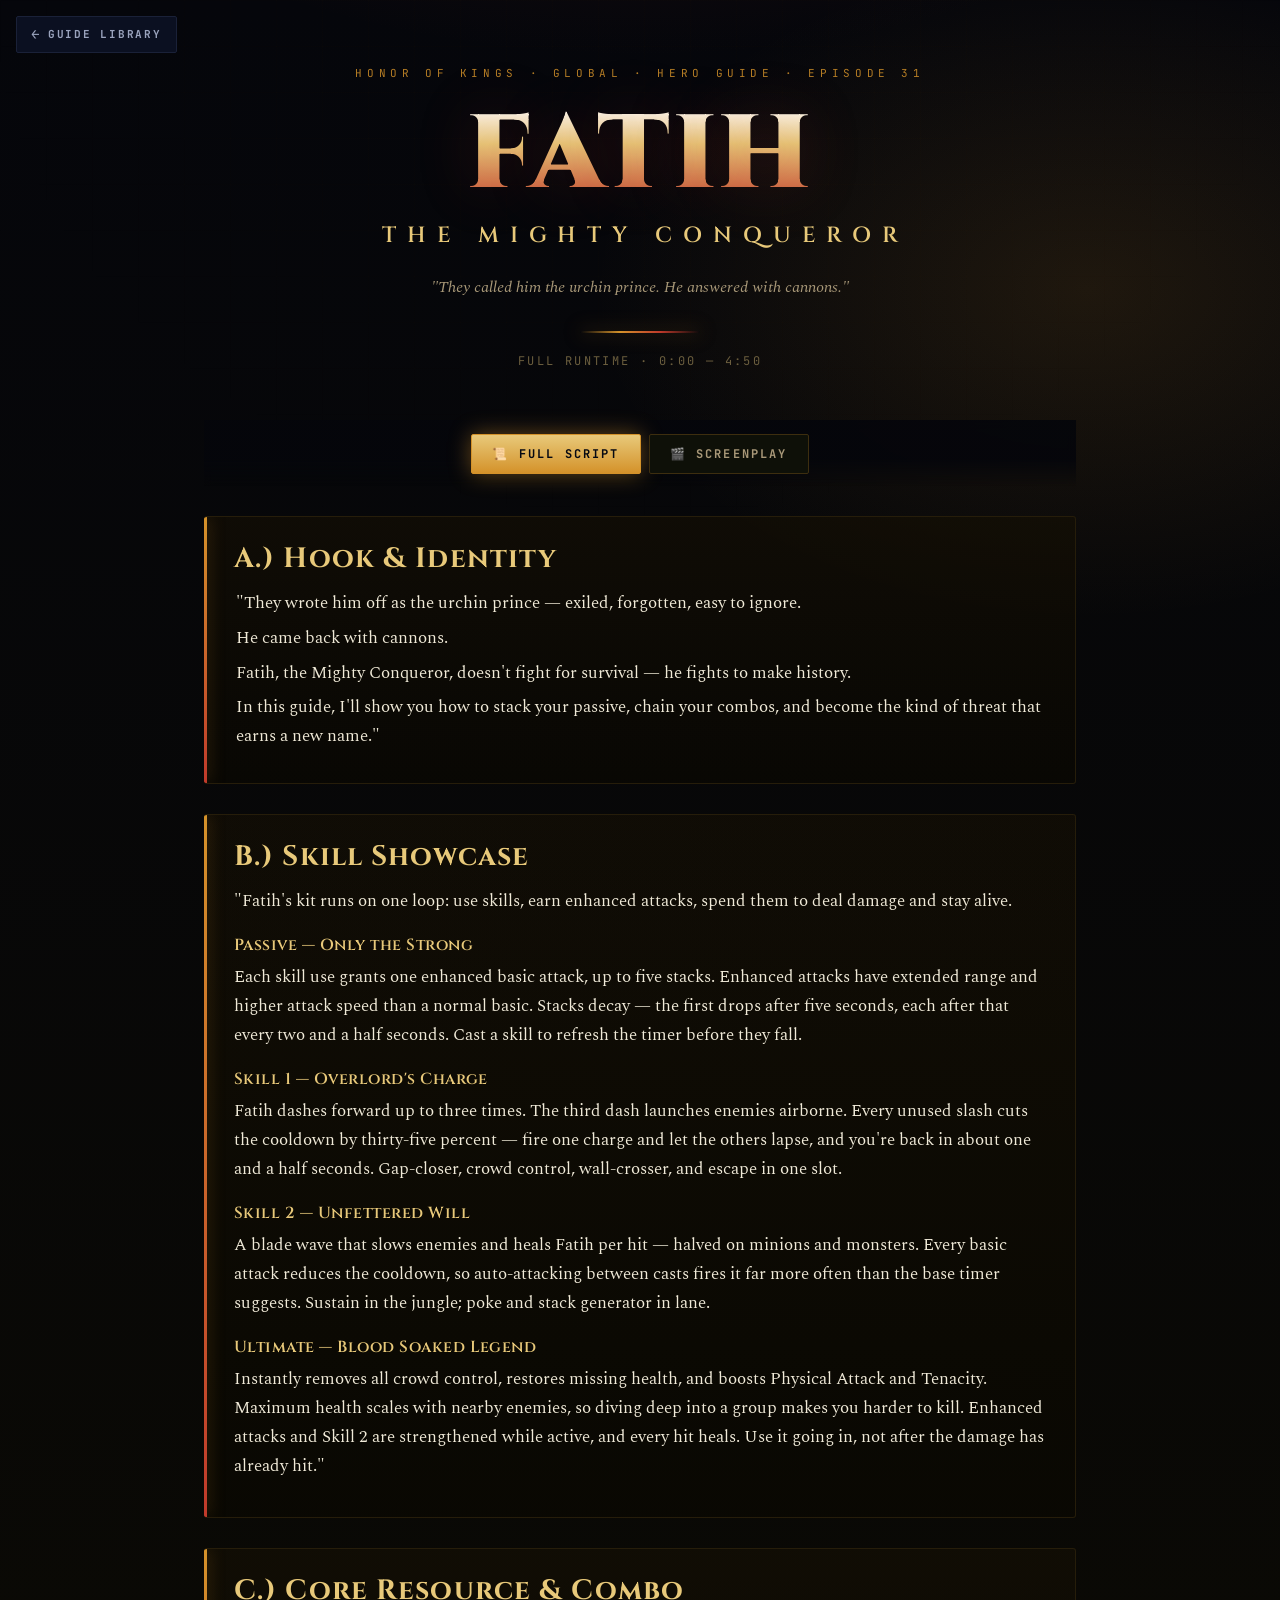
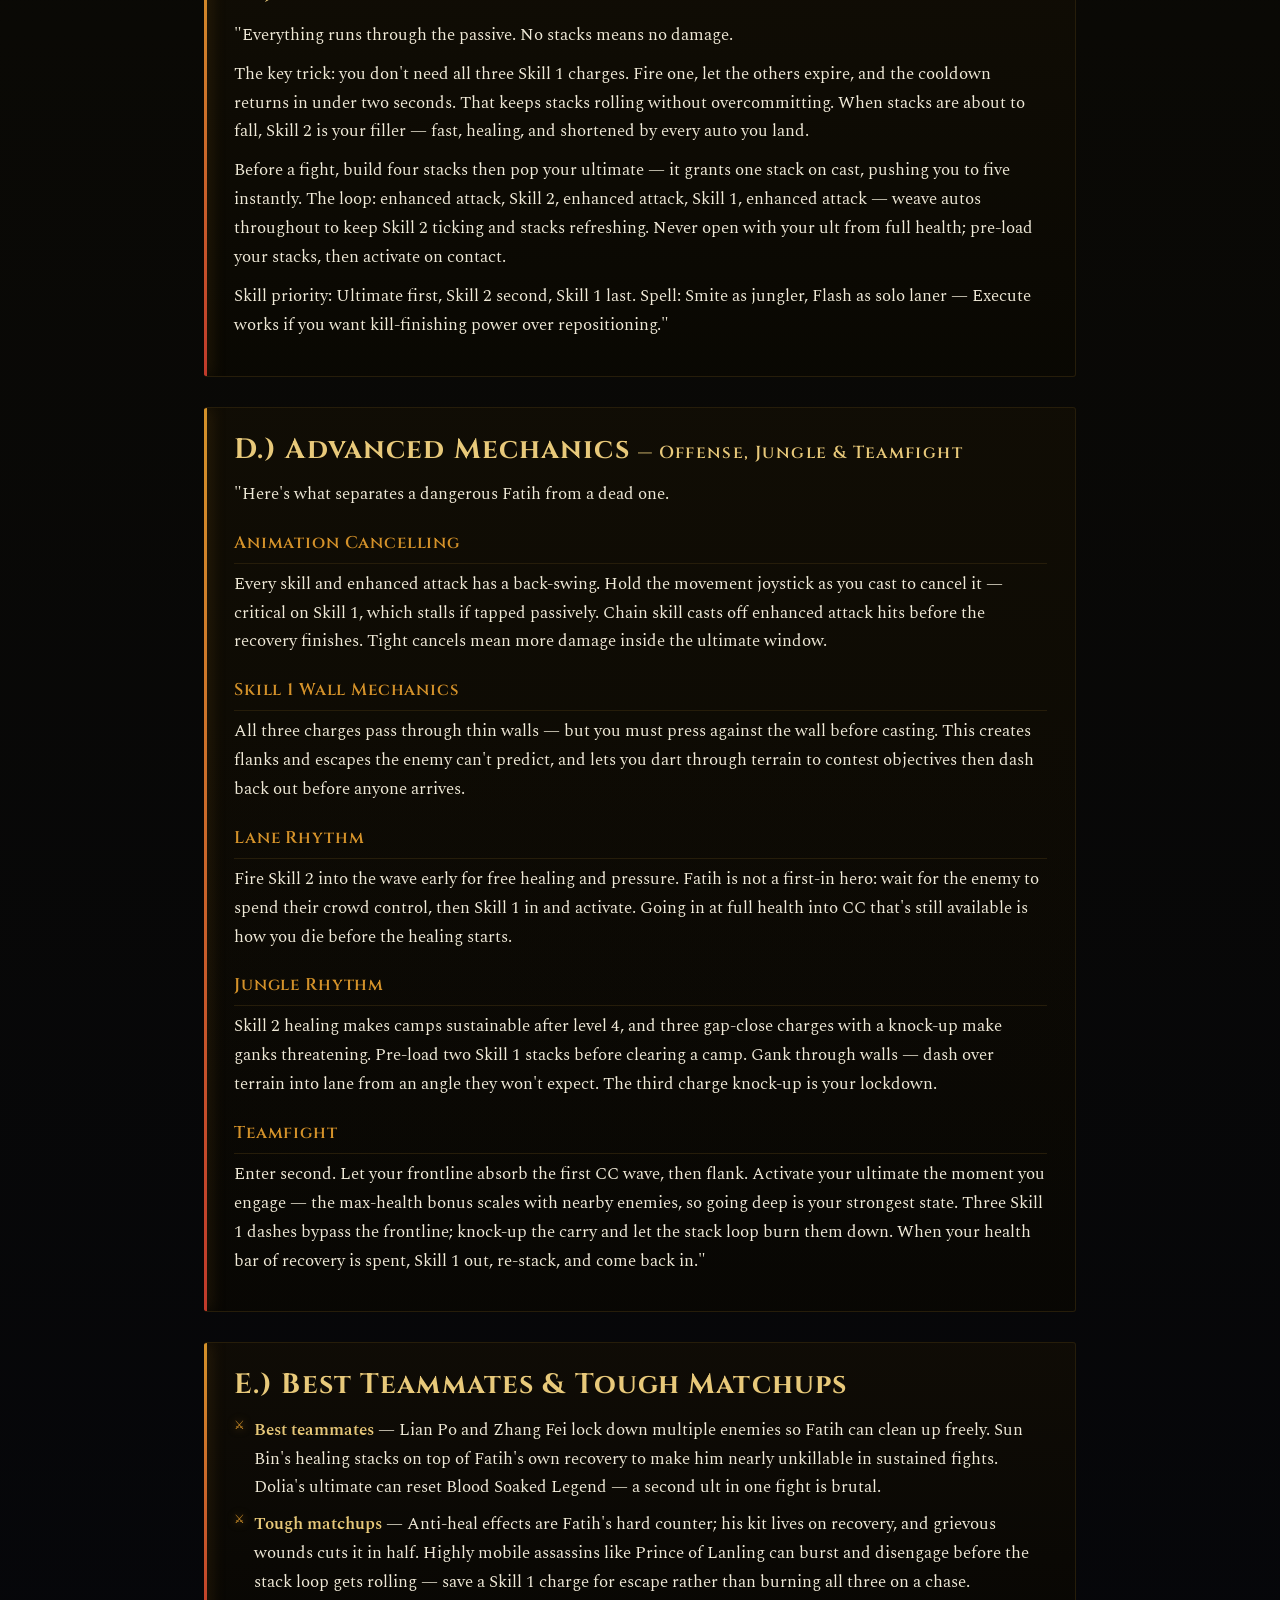
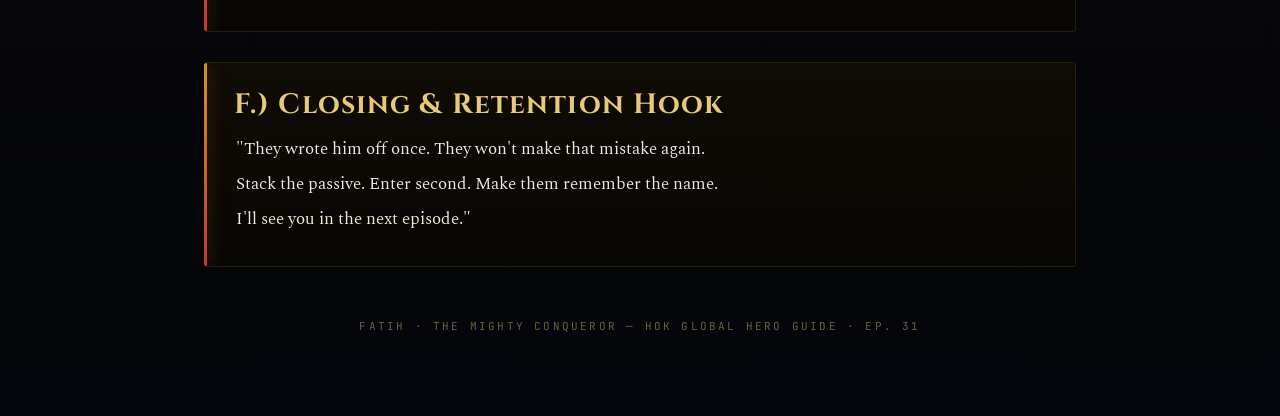
<file: fatih.html>
<!DOCTYPE html>
<html lang="en">
<head>
<meta charset="UTF-8">
<meta name="viewport" content="width=device-width, initial-scale=1.0">
<title>Fatih — Mighty Conqueror · Guide Script & Screenplay</title>
<link rel="preconnect" href="https://fonts.googleapis.com">
<link rel="preconnect" href="https://fonts.gstatic.com" crossorigin>
<link href="https://fonts.googleapis.com/css2?family=Cinzel:wght@500;600;700;900&family=Spectral:ital,wght@0,300;0,400;0,500;0,600;1,400&family=JetBrains+Mono:wght@500;700&display=swap" rel="stylesheet">
<link rel="stylesheet" href="shared.css">
<script defer src="shared.js"></script>
<style>
  :root{
    --void:#05060b;
    --ink:#0b0e1a;
    --panel-solid:#0e1008;
    --edge:#3d2e0f;
    --edge-soft:#261d0a;
    --bolt:#d4922a;
    --bolt-bright:#e8c97a;
    --volt:#c03a2b;
    --gold:#e8c97a;
    --gold-soft:#c9a245;
    --paper:#f0ead8;
    --paper-dim:#a89878;
    --paper-faint:#6b5e3e;
  }
  *{box-sizing:border-box;margin:0;padding:0}
  html{scroll-behavior:smooth}
  body{
    font-family:'Spectral',Georgia,serif;
    background:
      radial-gradient(1200px 700px at 50% -10%, rgba(192,58,43,.16), transparent 60%),
      radial-gradient(900px 600px at 85% 8%, rgba(212,146,42,.12), transparent 55%),
      linear-gradient(180deg,#05060b 0%, #0a0905 45%, #05060b 100%);
    color:var(--paper);
    line-height:1.7;
    min-height:100vh;
    padding:0 0 80px;
  }
  body::before{
    content:"";position:fixed;inset:0;pointer-events:none;z-index:0;opacity:.45;
    background-image:
      linear-gradient(rgba(212,146,42,.03) 1px, transparent 1px),
      linear-gradient(90deg, rgba(212,146,42,.03) 1px, transparent 1px);
    background-size:46px 46px;
    mask-image:radial-gradient(1000px 800px at 50% 0%, #000 30%, transparent 80%);
  }
  .wrap{max-width:920px;margin:0 auto;padding:0 24px;position:relative;z-index:1}

  header.mast{text-align:center;padding:64px 0 30px;position:relative;}
  .kicker{font-family:'JetBrains Mono',monospace;font-size:11px;letter-spacing:.42em;text-transform:uppercase;color:var(--bolt);opacity:.85;margin-bottom:22px;}
  .mast h1{font-family:'Cinzel',serif;font-weight:900;line-height:.98;font-size:clamp(48px,11vw,104px);letter-spacing:.02em;background:linear-gradient(180deg,#fff 0%, var(--bolt-bright) 38%, var(--volt) 105%);-webkit-background-clip:text;background-clip:text;color:transparent;text-shadow:0 0 60px rgba(192,58,43,.22);}
  .mast .epithet{font-family:'Cinzel',serif;font-weight:600;font-size:clamp(15px,3.6vw,22px);letter-spacing:.5em;text-transform:uppercase;color:var(--gold);margin-top:10px;padding-left:.5em;}
  .mast .sub{margin-top:20px;color:var(--paper-dim);font-style:italic;font-size:16px;max-width:560px;margin-left:auto;margin-right:auto;}
  .bolt-rule{width:120px;height:2px;margin:30px auto 0;background:linear-gradient(90deg,transparent,var(--bolt),var(--volt),transparent);box-shadow:0 0 18px rgba(212,146,42,.5);}
  .runtime{font-family:'JetBrains Mono',monospace;font-size:12px;color:var(--paper-faint);letter-spacing:.2em;margin-top:18px;}

  .tabs{position:sticky;top:0;z-index:20;display:flex;gap:8px;justify-content:center;padding:14px 0 12px;margin:18px 0 8px;background:linear-gradient(180deg,#05060bef 60%, transparent);backdrop-filter:blur(4px);}
  .tab{font-family:'JetBrains Mono',monospace;font-weight:700;font-size:12px;letter-spacing:.18em;text-transform:uppercase;cursor:pointer;color:var(--paper-dim);background:var(--panel-solid);border:1px solid var(--edge);padding:11px 20px;border-radius:2px;transition:.22s;}
  .tab:hover{color:var(--paper);border-color:var(--bolt)}
  .tab.active{color:#060912;background:linear-gradient(180deg,var(--bolt-bright),var(--bolt));border-color:var(--bolt);box-shadow:0 0 22px rgba(212,146,42,.45);}
  .view{display:none;animation:fade .4s ease}
  .view.active{display:block}
  @keyframes fade{from{opacity:0;transform:translateY(8px)}to{opacity:1;transform:none}}

  .block{position:relative;margin:30px 0;padding:26px 28px 26px 30px;background:linear-gradient(180deg,rgba(20,15,5,.72),rgba(10,8,2,.72));border:1px solid var(--edge-soft);border-left:none;border-radius:3px;overflow:hidden;}
  .block::before{content:"";position:absolute;left:0;top:0;bottom:0;width:3px;background:linear-gradient(180deg,var(--bolt),var(--volt));box-shadow:0 0 16px rgba(212,146,42,.5);}
  .block h2{font-family:'Cinzel',serif;font-weight:700;font-size:clamp(20px,4vw,28px);color:var(--bolt-bright);letter-spacing:.04em;margin:0 0 14px;line-height:1.15;}
  .block h2 .tail{font-size:.62em;color:var(--gold);letter-spacing:.08em;font-weight:600}
  .vo{color:var(--paper);font-size:17px}
  .vo p{margin:0 0 10px}
  .vo .quote{display:block;margin:6px 0;padding-left:2px}
  .skill{font-family:'Cinzel',serif;font-weight:600;color:var(--gold);letter-spacing:.03em;display:block;margin:16px 0 4px;font-size:16px;}
  .subhead{font-family:'Cinzel',serif;font-weight:600;color:var(--bolt);letter-spacing:.05em;display:block;margin:20px 0 6px;font-size:17px;border-bottom:1px solid var(--edge-soft);padding-bottom:5px;}
  .lead{font-weight:600;color:var(--bolt-bright)}
  .vo ul{list-style:none;margin:6px 0;padding:0}
  .vo ul li{position:relative;padding-left:20px;margin:8px 0;}
  .vo ul li::before{content:"⚔";position:absolute;left:0;top:0;font-size:12px;color:var(--bolt);filter:drop-shadow(0 0 4px rgba(212,146,42,.6));}

  .sp-intro{margin:26px 0 8px;color:var(--paper-dim);font-style:italic;font-size:15px;border-left:2px solid var(--edge);padding-left:16px;}
  .scene{margin:22px 0;border:1px solid var(--edge-soft);border-radius:3px;overflow:hidden;background:linear-gradient(180deg,rgba(18,12,4,.7),rgba(8,6,2,.7));}
  .scene-head{display:flex;align-items:center;gap:14px;flex-wrap:wrap;padding:12px 18px;background:rgba(212,146,42,.07);border-bottom:1px solid var(--edge-soft);}
  .scene-head .title{font-family:'Cinzel',serif;font-weight:600;font-size:15px;color:var(--bolt-bright);letter-spacing:.06em;text-transform:uppercase;}
  .scene-body{padding:6px 18px 16px}
  .row{display:flex;gap:0;border-bottom:1px dashed var(--edge-soft);padding:12px 0}
  .row:last-child{border-bottom:none}
  .row .lab{flex:0 0 116px;font-family:'JetBrains Mono',monospace;font-weight:700;font-size:10.5px;letter-spacing:.14em;text-transform:uppercase;padding-top:3px;}
  .row.rec .lab{color:var(--bolt)}
  .row.show .lab{color:var(--bolt-bright)}
  .row.reps .lab{color:var(--gold)}
  .row .val{flex:1;font-size:15.5px;color:var(--paper)}
  .row .val ul{list-style:disc;padding-left:20px;color:var(--paper)}
  .row .val ul li{margin:10px 0;line-height:1.6}
  .row .val ul li em{color:var(--paper-dim);font-style:italic}

  footer{text-align:center;margin-top:50px;color:var(--paper-faint);font-family:'JetBrains Mono',monospace;font-size:11px;letter-spacing:.2em;}

  @media print{
    body{background:#fff;color:#111}
    body::before{display:none}
    .tabs{display:none}
    .view{display:block!important}
    .view + .view{page-break-before:always}
    .mast h1{color:#3d1a00;-webkit-text-fill-color:#3d1a00}
    .block,.scene{background:#fff;border-color:#bbb;break-inside:avoid}
    .block h2,.scene-head .title{color:#3d1a00}
    .vo,.row .val{color:#111}
    .skill{color:#8a5a14}
  }
  @media (max-width:600px){.row{flex-direction:column;gap:3px}.row .lab{flex:none}}
</style>
</head>
<body>
<div class="wrap">

  <header class="mast">
    <div class="kicker">Honor of Kings · Global · Hero Guide · Episode 31</div>
    <h1>FATIH</h1>
    <div class="epithet">The Mighty Conqueror</div>
    <p class="sub">"They called him the urchin prince. He answered with cannons."</p>
    <div class="bolt-rule"></div>
    <div class="runtime">FULL RUNTIME · 0:00 — 4:50</div>
  </header>

  <nav class="tabs">
    <button class="tab active" data-view="script">📜 Full Script</button>
    <button class="tab" data-view="screenplay">🎬 Screenplay</button>
  </nav>

  <!-- SCRIPT -->
  <section class="view active" id="script">

    <div class="block">
      <h2>A.) Hook &amp; Identity</h2>
      <div class="vo">
        <span class="quote">"They wrote him off as the urchin prince — exiled, forgotten, easy to ignore.</span>
        <span class="quote">He came back with cannons.</span>
        <span class="quote">Fatih, the Mighty Conqueror, doesn't fight for survival — he fights to make history.</span>
        <span class="quote">In this guide, I'll show you how to stack your passive, chain your combos, and become the kind of threat that earns a new name."</span>
      </div>
    </div>

    <div class="block">
      <h2>B.) Skill Showcase</h2>
      <div class="vo">
        <p>"Fatih's kit runs on one loop: use skills, earn enhanced attacks, spend them to deal damage and stay alive.</p>
        <span class="skill">Passive — Only the Strong</span>
        <p>Each skill use grants one enhanced basic attack, up to five stacks. Enhanced attacks have extended range and higher attack speed than a normal basic. Stacks decay — the first drops after five seconds, each after that every two and a half seconds. Cast a skill to refresh the timer before they fall.</p>
        <span class="skill">Skill 1 — Overlord's Charge</span>
        <p>Fatih dashes forward up to three times. The third dash launches enemies airborne. Every unused slash cuts the cooldown by thirty-five percent — fire one charge and let the others lapse, and you're back in about one and a half seconds. Gap-closer, crowd control, wall-crosser, and escape in one slot.</p>
        <span class="skill">Skill 2 — Unfettered Will</span>
        <p>A blade wave that slows enemies and heals Fatih per hit — halved on minions and monsters. Every basic attack reduces the cooldown, so auto-attacking between casts fires it far more often than the base timer suggests. Sustain in the jungle; poke and stack generator in lane.</p>
        <span class="skill">Ultimate — Blood Soaked Legend</span>
        <p>Instantly removes all crowd control, restores missing health, and boosts Physical Attack and Tenacity. Maximum health scales with nearby enemies, so diving deep into a group makes you harder to kill. Enhanced attacks and Skill 2 are strengthened while active, and every hit heals. Use it going in, not after the damage has already hit."</p>
      </div>
    </div>

    <div class="block">
      <h2>C.) Core Resource &amp; Combo</h2>
      <div class="vo">
        <p>"Everything runs through the passive. No stacks means no damage.</p>
        <p>The key trick: you don't need all three Skill 1 charges. Fire one, let the others expire, and the cooldown returns in under two seconds. That keeps stacks rolling without overcommitting. When stacks are about to fall, Skill 2 is your filler — fast, healing, and shortened by every auto you land.</p>
        <p>Before a fight, build four stacks then pop your ultimate — it grants one stack on cast, pushing you to five instantly. The loop: enhanced attack, Skill 2, enhanced attack, Skill 1, enhanced attack — weave autos throughout to keep Skill 2 ticking and stacks refreshing. Never open with your ult from full health; pre-load your stacks, then activate on contact.</p>
        <p>Skill priority: Ultimate first, Skill 2 second, Skill 1 last. Spell: Smite as jungler, Flash as solo laner — Execute works if you want kill-finishing power over repositioning."</p>
      </div>
    </div>

    <div class="block">
      <h2>D.) Advanced Mechanics <span class="tail">— Offense, Jungle &amp; Teamfight</span></h2>
      <div class="vo">
        <p>"Here's what separates a dangerous Fatih from a dead one.</p>

        <span class="subhead">Animation Cancelling</span>
        <p>Every skill and enhanced attack has a back-swing. Hold the movement joystick as you cast to cancel it — critical on Skill 1, which stalls if tapped passively. Chain skill casts off enhanced attack hits before the recovery finishes. Tight cancels mean more damage inside the ultimate window.</p>

        <span class="subhead">Skill 1 Wall Mechanics</span>
        <p>All three charges pass through thin walls — but you must press against the wall before casting. This creates flanks and escapes the enemy can't predict, and lets you dart through terrain to contest objectives then dash back out before anyone arrives.</p>

        <span class="subhead">Lane Rhythm</span>
        <p>Fire Skill 2 into the wave early for free healing and pressure. Fatih is not a first-in hero: wait for the enemy to spend their crowd control, then Skill 1 in and activate. Going in at full health into CC that's still available is how you die before the healing starts.</p>

        <span class="subhead">Jungle Rhythm</span>
        <p>Skill 2 healing makes camps sustainable after level 4, and three gap-close charges with a knock-up make ganks threatening. Pre-load two Skill 1 stacks before clearing a camp. Gank through walls — dash over terrain into lane from an angle they won't expect. The third charge knock-up is your lockdown.</p>

        <span class="subhead">Teamfight</span>
        <p>Enter second. Let your frontline absorb the first CC wave, then flank. Activate your ultimate the moment you engage — the max-health bonus scales with nearby enemies, so going deep is your strongest state. Three Skill 1 dashes bypass the frontline; knock-up the carry and let the stack loop burn them down. When your health bar of recovery is spent, Skill 1 out, re-stack, and come back in."</p>
      </div>
    </div>

    <div class="block">
      <h2>E.) Best Teammates &amp; Tough Matchups</h2>
      <div class="vo">
        <ul>
          <li><span class="lead">Best teammates</span> — Lian Po and Zhang Fei lock down multiple enemies so Fatih can clean up freely. Sun Bin's healing stacks on top of Fatih's own recovery to make him nearly unkillable in sustained fights. Dolia's ultimate can reset Blood Soaked Legend — a second ult in one fight is brutal.</li>
          <li><span class="lead">Tough matchups</span> — Anti-heal effects are Fatih's hard counter; his kit lives on recovery, and grievous wounds cuts it in half. Highly mobile assassins like Prince of Lanling can burst and disengage before the stack loop gets rolling — save a Skill 1 charge for escape rather than burning all three on a chase.</li>
        </ul>
      </div>
    </div>

    <div class="block">
      <h2>F.) Closing &amp; Retention Hook</h2>
      <div class="vo">
        <span class="quote">"They wrote him off once. They won't make that mistake again.</span>
        <span class="quote">Stack the passive. Enter second. Make them remember the name.</span>
        <span class="quote">I'll see you in the next episode."</span>
      </div>
    </div>

  </section>

  <!-- SCREENPLAY -->
  <section class="view" id="screenplay">

    <p class="sp-intro">Shooting screenplay in section order matching the script. Record is the primary instruction — written for anyone, regardless of game knowledge.</p>

    <div class="scene">
      <div class="scene-head"><span class="title">A.) Hook &amp; Identity</span></div>
      <div class="scene-body">
        <div class="row rec"><div class="lab">Record</div><div class="val"><ul>
          <li>Open cold on Fatih completely still on a dark battlefield while enemies surround him — hold for 2–3 seconds with no action.<br><em>What happens:</em> A lone hero holds his ground in chaos.<br><em>Setup:</em> Real match or highlight footage. A 2-second idle moment mid-fight is enough.</li>
          <li>Cut to Fatih activating Blood Soaked Legend — the activation visual burst plays — then dashing into the enemy team, landing his third Skill 1 charge (the knock-up) on an enemy carry, and getting the kill.<br><em>What happens:</em> Kill notification banner appears on screen.<br><em>Setup:</em> Real match footage. The kill must be deliberate. Ideally the dive comes through a wall for visual impact.</li>
          <li>End on a freeze frame of Fatih standing amid the aftermath — or cut to his hero splash art held for a beat.<br><em>Setup:</em> In-game portrait or splash art, or a still from the kill clip.</li>
        </ul></div></div>
        <div class="row show"><div class="lab">Show</div><div class="val">Kill-notification banner must be visible. The stillness contrast with the explosive dive is the hook's point — both clips must be clear enough that the viewer feels the shift.</div></div>
        <div class="row reps"><div class="lab">Reps</div><div class="val">2 takes of the opening still. 1–2 clean kill/dive clips. Curate from existing recordings.</div></div>
      </div>
    </div>

    <div class="scene">
      <div class="scene-head"><span class="title">B.) Skill Showcase — Passive: Only the Strong</span></div>
      <div class="scene-body">
        <div class="row rec"><div class="lab">Record</div><div class="val"><ul>
          <li>Practice range: cast any skill and watch the passive stack counter appear on Fatih's HUD. Cast again to show stacks building toward 5.<br><em>What happens:</em> Each skill cast adds one glowing stack indicator.<br><em>Setup:</em> Practice range. Keep the passive stack icon clearly in frame.</li>
          <li>Let the stacks decay without casting — show the first stack disappearing at 5 seconds, then the next at 2.5 seconds.<br><em>What happens:</em> The counter visibly decrements at those intervals.<br><em>Setup:</em> Practice range. Keep timer and stack counter in frame.</li>
          <li>With 2–3 stacks, show an enhanced basic attack hitting a dummy placed at the edge of Fatih's normal auto range — demonstrating the extended reach.<br><em>What happens:</em> The enhanced attack connects where a normal auto would not.<br><em>Setup:</em> Practice range. Place the dummy at the far edge of normal auto range.</li>
        </ul></div></div>
        <div class="row show"><div class="lab">Show</div><div class="val">Stack counter must be readable in every clip. Decay clip: counter must visibly decrement. Enhanced attack clip: the attack must connect beyond normal auto range.</div></div>
        <div class="row reps"><div class="lab">Reps</div><div class="val">2 clean takes each. All in practice range.</div></div>
      </div>
    </div>

    <div class="scene">
      <div class="scene-head"><span class="title">B.) Skill Showcase — Skill 1: Overlord's Charge</span></div>
      <div class="scene-body">
        <div class="row rec"><div class="lab">Record</div><div class="val"><ul>
          <li>Full three-charge sequence: Fatih dashes three times toward a dummy. The third dash sends the dummy airborne.<br><em>What happens:</em> Three distinct dashes, the third knocking the dummy into the air.<br><em>Setup:</em> Practice range. Film from a side angle so all three dashes and the knock-up are in one frame.</li>
          <li>Cooldown reduction: Fatih casts Skill 1 once, then waits for the remaining two charges to expire without casting them. Watch the Skill 1 icon reset much faster than after a full three-charge use.<br><em>What happens:</em> The Skill 1 icon returns in roughly 1–2 seconds instead of the full cooldown.<br><em>Setup:</em> Practice range. Keep the Skill 1 cooldown icon clearly in frame.</li>
          <li>Wall pass-through: Fatih presses against a thin wall and casts Skill 1 — he passes cleanly through to the other side.<br><em>What happens:</em> Fatih enters the wall and exits on the other side.<br><em>Setup:</em> Custom game or practice range with a thin wall. Fatih must visibly touch the wall before casting.</li>
        </ul></div></div>
        <div class="row show"><div class="lab">Show</div><div class="val">Knock-up: dummy airborne animation must be clearly visible. Cooldown clip: Skill 1 icon must be in frame and fast reset must be readable — slow-mo if necessary. Wall clip: both sides of the wall visible in one shot, no jump cuts.</div></div>
        <div class="row reps"><div class="lab">Reps</div><div class="val">2 clean takes each. Practice range or custom game.</div></div>
      </div>
    </div>

    <div class="scene">
      <div class="scene-head"><span class="title">B.) Skill Showcase — Skill 2: Unfettered Will</span></div>
      <div class="scene-body">
        <div class="row rec"><div class="lab">Record</div><div class="val"><ul>
          <li>Fire Skill 2 into a group of 2–3 practice dummies. Show Fatih's health bar recovering after the wave hits.<br><em>What happens:</em> Heal numbers pop above Fatih's health bar from each hit.<br><em>Setup:</em> Practice range. Dummies lined up so the wave hits multiple targets. Zoom in on Fatih's health bar.</li>
          <li>After firing Skill 2, land 2–3 basic attacks on a dummy. Watch the Skill 2 icon tick down faster with each auto.<br><em>What happens:</em> The Skill 2 cooldown bar visibly shrinks with each basic attack landing.<br><em>Setup:</em> Practice range. Keep Skill 2 cooldown icon in frame throughout.</li>
        </ul></div></div>
        <div class="row show"><div class="lab">Show</div><div class="val">Heal clip: green heal numbers above Fatih's health bar must be readable. CDR clip: the Skill 2 cooldown bar must visibly shorten with each auto — slow-mo if subtle.</div></div>
        <div class="row reps"><div class="lab">Reps</div><div class="val">2 clean takes each. Practice range.</div></div>
      </div>
    </div>

    <div class="scene">
      <div class="scene-head"><span class="title">B.) Skill Showcase — Ultimate: Blood Soaked Legend</span></div>
      <div class="scene-body">
        <div class="row rec"><div class="lab">Record</div><div class="val"><ul>
          <li>Full ultimate sequence against enemy heroes: Fatih activates his Ultimate mid-fight — show the CC-cleanse visual on activation, then show him tanking damage while continuously healing via enhanced attacks and Skill 2.<br><em>What happens:</em> Activation visual plays, Fatih's health bar recovers continuously, and heal numbers appear throughout.<br><em>Setup:</em> Custom game with 2–3 enemy heroes or real match footage.</li>
          <li>CC cleanse demo: Fatih is hit by a stun or slow, then immediately activates his Ultimate — the debuff icon disappears instantly.<br><em>What happens:</em> The CC icon on Fatih's character vanishes the moment Blood Soaked Legend is cast.<br><em>Setup:</em> Custom game. Use a hero with a simple stun (e.g. Zhang Fei) to apply CC first.</li>
        </ul></div></div>
        <div class="row show"><div class="lab">Show</div><div class="val">Sustain clip: heal numbers and health bar recovery must be visible during combat. Cleanse clip: CC icon must visibly disappear when Ultimate is cast.</div></div>
        <div class="row reps"><div class="lab">Reps</div><div class="val">2 clean takes of sustain. 1 clean cleanse demo.</div></div>
      </div>
    </div>

    <div class="scene">
      <div class="scene-head"><span class="title">C.) Core Resource &amp; Combo — Stack Management &amp; Pre-fight Setup</span></div>
      <div class="scene-body">
        <div class="row rec"><div class="lab">Record</div><div class="val"><ul>
          <li>Single-charge Skill 1 loop: Fatih casts Skill 1 once (first charge only), lets the remaining two charges expire, and immediately re-casts on the fast cooldown reset. Repeat 3–4 times to show the rhythm.<br><em>What happens:</em> Fatih fires one short dash on a very fast loop. Passive stack counter stays at 3–5 throughout.<br><em>Setup:</em> Practice range. Keep both the Skill 1 cooldown icon and the passive stack counter in frame.</li>
          <li>Pre-fight stack setup: Fatih uses Skill 2 and one Skill 1 charge to build 2–3 stacks, then activates his Ultimate (gaining one more stack on cast), reaching 4–5 stacks before the first enhanced attack lands.<br><em>What happens:</em> Passive stack counter climbs from 0 → 2–3 → 5 after Ultimate activation.<br><em>Setup:</em> Practice range. Keep the passive counter in frame throughout.</li>
        </ul></div></div>
        <div class="row show"><div class="lab">Show</div><div class="val">Single-charge clip: Skill 1 fast cooldown reset must be visible — show the icon going grey and returning quickly. Pre-fight clip: passive counter must hit 5 stacks at or just after Ultimate activation.</div></div>
        <div class="row reps"><div class="lab">Reps</div><div class="val">2 clean takes each. Practice range.</div></div>
      </div>
    </div>

    <div class="scene">
      <div class="scene-head"><span class="title">C.) Core Resource &amp; Combo — Stack Loop, Skill Priority &amp; Spell Selection</span></div>
      <div class="scene-body">
        <div class="row rec"><div class="lab">Record</div><div class="val"><ul>
          <li>Record the sustained damage loop against a tanky custom-game enemy: Enhanced attack → Skill 2 → Enhanced attack → Skill 1 (first charge only) → Enhanced attack. Show one full rotation with healing numbers visible.<br><em>What happens:</em> Damage numbers on the enemy and heal numbers on Fatih fire continuously. Passive stack counter stays at 3–5.<br><em>Setup:</em> Custom game. Use a tanky hero as target so the rotation can complete without the target dying quickly.</li>
          <li>Spell selection screen: show Smite highlighted and selected (jungler build). Then cut to the same screen with Flash selected (solo laner). Two separate clips.<br><em>Setup:</em> Pre-game hero select or settings screen.</li>
          <li>Skill-up menu: show the skill level-up priority — Ultimate first, then Skill 2, then Skill 1 last.<br><em>Setup:</em> In-game skill-up screen during a real match or practice.</li>
        </ul></div></div>
        <div class="row show"><div class="lab">Show</div><div class="val">Loop combo: damage numbers on enemy and heal numbers on Fatih must both be visible simultaneously. Spell clips: the Smite and Flash icons must be clearly readable. Skill-up clip: priority order must be visually clear from what is leveled.</div></div>
        <div class="row reps"><div class="lab">Reps</div><div class="val">2 takes of the loop combo. 1 take each of spell clips and skill-up clip.</div></div>
      </div>
    </div>

    <div class="scene">
      <div class="scene-head"><span class="title">D.) Advanced — Animation Cancelling</span></div>
      <div class="scene-body">
        <div class="row rec"><div class="lab">Record</div><div class="val"><ul>
          <li>WRONG: Fatih casts Skill 1 without holding the movement joystick — the animation stalls with a visible pause before and after the dash.<br><em>What happens:</em> The skill fires sluggishly. A noticeable delay before the dash begins and another after it ends.<br><em>Setup:</em> Practice range. Tap Skill 1 while Fatih is standing still with no joystick input.</li>
          <li>RIGHT: Fatih casts Skill 1 while holding the movement joystick — the cast is clean and immediate with no stall.<br><em>What happens:</em> The dash fires instantly and Fatih moves fluidly afterward.<br><em>Setup:</em> Practice range. Hold joystick in any direction while casting Skill 1.</li>
          <li>Enhanced attack into Skill 2 cancel: Fatih fires an enhanced basic attack, then casts Skill 2 before the basic attack's recovery animation completes.<br><em>What happens:</em> The enhanced attack connects and Skill 2 fires before Fatih's weapon returns to rest position.<br><em>Setup:</em> Practice range. Cast Skill 2 the instant the enhanced attack hit registers.</li>
        </ul></div></div>
        <div class="row show"><div class="lab">Show</div><div class="val">WRONG clip: the stall must be visible — slow to 50% speed if subtle. RIGHT clip at normal speed to show fluidity. Cancel clip: both the attack landing and Skill 2 firing must be in the same short moment.</div></div>
        <div class="row reps"><div class="lab">Reps</div><div class="val">2 takes each of WRONG and RIGHT (practice range). 2 takes of the basic attack cancel.</div></div>
      </div>
    </div>

    <div class="scene">
      <div class="scene-head"><span class="title">D.) Advanced — Skill 1 Wall Mechanics</span></div>
      <div class="scene-body">
        <div class="row rec"><div class="lab">Record</div><div class="val"><ul>
          <li>Fatih presses against a thin wall and dashes through it with Skill 1 — he enters one side and exits the other.<br><em>What happens:</em> Fatih passes completely through the wall. Both sides are visible in one shot.<br><em>Setup:</em> Custom game or practice range with a suitable thin wall. Fatih must be visibly touching the wall before the cast. Record from an angle that shows both entry and exit.</li>
          <li>Objective steal or contest: Fatih uses a Skill 1 wall-dash to appear inside an objective area from an unexpected angle, contests or deals damage to the objective, then dashes back out.<br><em>What happens:</em> Fatih appears suddenly in the objective area and exits via another Skill 1 dash.<br><em>Setup:</em> Real match footage. Curate from existing recordings if available.</li>
        </ul></div></div>
        <div class="row show"><div class="lab">Show</div><div class="val">Wall-through: both sides of the wall must be in frame, no jump cuts. Objective clip: the unexpected entry angle must be clearly visible — that's the point, not just the damage.</div></div>
        <div class="row reps"><div class="lab">Reps</div><div class="val">2 clean wall-dash takes (custom game). 1 objective clip from real match footage.</div></div>
      </div>
    </div>

    <div class="scene">
      <div class="scene-head"><span class="title">D.) Advanced — Lane &amp; Jungle Rhythm</span></div>
      <div class="scene-body">
        <div class="row rec"><div class="lab">Record</div><div class="val"><ul>
          <li>Lane sustain: Fatih fires Skill 2 into the minion wave and his health bar visibly recovers.<br><em>What happens:</em> Small heal numbers appear. Health bar moves upward.<br><em>Setup:</em> Real match laning phase with Fatih at reduced HP so the heal is visible.</li>
          <li>Dive timing: enemy laners use their CC skill — Fatih waits for it to fire, then immediately Skill 1 dashes in, activates his Ultimate, and wins the trade with healing numbers visible throughout.<br><em>What happens:</em> The enemy's CC skill fires before Fatih engages. Heal numbers appear during the fight.<br><em>Setup:</em> Real match or custom game.</li>
          <li>Jungle gank through terrain: Fatih (as jungler) uses a Skill 1 charge to dash through or over terrain into lane from a non-standard angle, then lands the third charge knock-up on the enemy laner.<br><em>What happens:</em> Fatih appears from an unexpected direction. The knock-up connects on the target.<br><em>Setup:</em> Real match jungle footage. The terrain-entry angle must be visible — not a standard river approach.</li>
        </ul></div></div>
        <div class="row show"><div class="lab">Show</div><div class="val">Sustain: heal numbers from Skill 2 hitting minions must be readable. Dive: the enemy CC firing before Fatih's entry must be clear. Gank: the non-standard wall-crossing entry angle must be the focus of the clip.</div></div>
        <div class="row reps"><div class="lab">Reps</div><div class="val">1–2 takes each from real match footage.</div></div>
      </div>
    </div>

    <div class="scene">
      <div class="scene-head"><span class="title">D.) Advanced — Teamfight</span></div>
      <div class="scene-body">
        <div class="row rec"><div class="lab">Record</div><div class="val"><ul>
          <li>Late-entry teamfight: Fatih holds back while his frontline engages and the enemy team uses their CC abilities — then he dives in from the flank, activates his Ultimate on entry, targets the carry, and gets a kill while healing continuously.<br><em>What happens:</em> Fatih's entry is noticeably later than his teammates'. His Ultimate activates the moment he reaches the fight. Kill notification appears.<br><em>Setup:</em> Real match teamfight footage. The gap between frontline entry and Fatih's entry must be visible in the same uncut clip.</li>
          <li>Re-engage: Fatih takes heavy damage, uses a Skill 1 dash to briefly exit the fight, fires Skill 2 to recover, then re-enters for a second round of damage.<br><em>What happens:</em> Fatih is seen leaving the fight with a dash, pausing 1–2 seconds to heal, then re-entering. The full exit-and-return arc is in one continuous clip.<br><em>Setup:</em> Real match footage. Must be one continuous clip without a cut.</li>
        </ul></div></div>
        <div class="row show"><div class="lab">Show</div><div class="val">Late-entry: frontline engagement and Fatih's delayed entry must be in the same uncut clip. Re-engage: the full exit-and-return arc in one continuous clip — no cuts between leaving and returning.</div></div>
        <div class="row reps"><div class="lab">Reps</div><div class="val">Curate from real match recordings. 2+ candidates for each clip.</div></div>
      </div>
    </div>

    <div class="scene">
      <div class="scene-head"><span class="title">E.) Best Teammates &amp; Tough Matchups</span></div>
      <div class="scene-body">
        <div class="row rec"><div class="lab">Record</div><div class="val"><ul>
          <li>Synergy clip — Lian Po or Zhang Fei: the tank lands multi-target CC, and within 1–2 seconds Fatih dashes in with Skill 1, knocks up the enemy carry, and gets the kill.<br><em>What happens:</em> The CC from the tank and Fatih's dash happen in quick succession. The carry dies.<br><em>Setup:</em> Real match footage. Curate from recordings where this combination occurred naturally.</li>
          <li>Counter matchup: Fatih tries to engage an anti-heal or high-mobility opponent — his sustain is visibly reduced or the enemy escapes his knock-up. Pair with the correct response: Fatih pulling back and poking from range instead of diving.<br><em>What happens:</em> The enemy escapes or out-sustains. Fatih retreats and shifts to ranged Skill 2 poke.<br><em>Setup:</em> Real match footage or custom game.</li>
        </ul></div></div>
        <div class="row show"><div class="lab">Show</div><div class="val">Synergy: the CC landing and Fatih's dash-in must be in the same uncut clip. Counter: the failed engage and the corrected poke response should be in the same clip or two clearly labelled cuts (WRONG / RIGHT).</div></div>
        <div class="row reps"><div class="lab">Reps</div><div class="val">1–2 clips each. Curate from real match footage.</div></div>
      </div>
    </div>

    <div class="scene">
      <div class="scene-head"><span class="title">F.) Closing &amp; Retention Hook</span></div>
      <div class="scene-body">
        <div class="row rec"><div class="lab">Record</div><div class="val"><ul>
          <li>Outro montage: Fatih surviving trades that should kill him, turning fights on enemies who overcommit, and landing decisive knock-ups on enemy carries. End on a wide hero portrait hold or a dramatic freeze on a fight-winning moment.<br><em>What happens:</em> A confident sequence of strong Fatih plays. Final shot holds on the hero's portrait or a freeze frame.<br><em>Setup:</em> Curate from existing match recordings. Leave visual breathing room at the end for the end-screen card (subscribe button, next-episode teaser).</li>
        </ul></div></div>
        <div class="row show"><div class="lab">Show</div><div class="val">Final frame must leave visible space for the end-screen overlay. Don't cut the montage too tight at the end.</div></div>
        <div class="row reps"><div class="lab">Reps</div><div class="val">Curate from existing recordings. Aim for 15–20 seconds of montage material to trim from.</div></div>
      </div>
    </div>

  </section>

  <footer>FATIH · THE MIGHTY CONQUEROR — HOK GLOBAL HERO GUIDE · EP. 31</footer>

</div>
<script>
  const tabs=document.querySelectorAll('.tab');
  const views=document.querySelectorAll('.view');
  tabs.forEach(t=>t.addEventListener('click',()=>{
    tabs.forEach(x=>x.classList.remove('active'));
    views.forEach(v=>v.classList.remove('active'));
    t.classList.add('active');
    document.getElementById(t.dataset.view).classList.add('active');
    window.scrollTo({top:0,behavior:'smooth'});
  }));
</script>
</body>
</html>
</file>
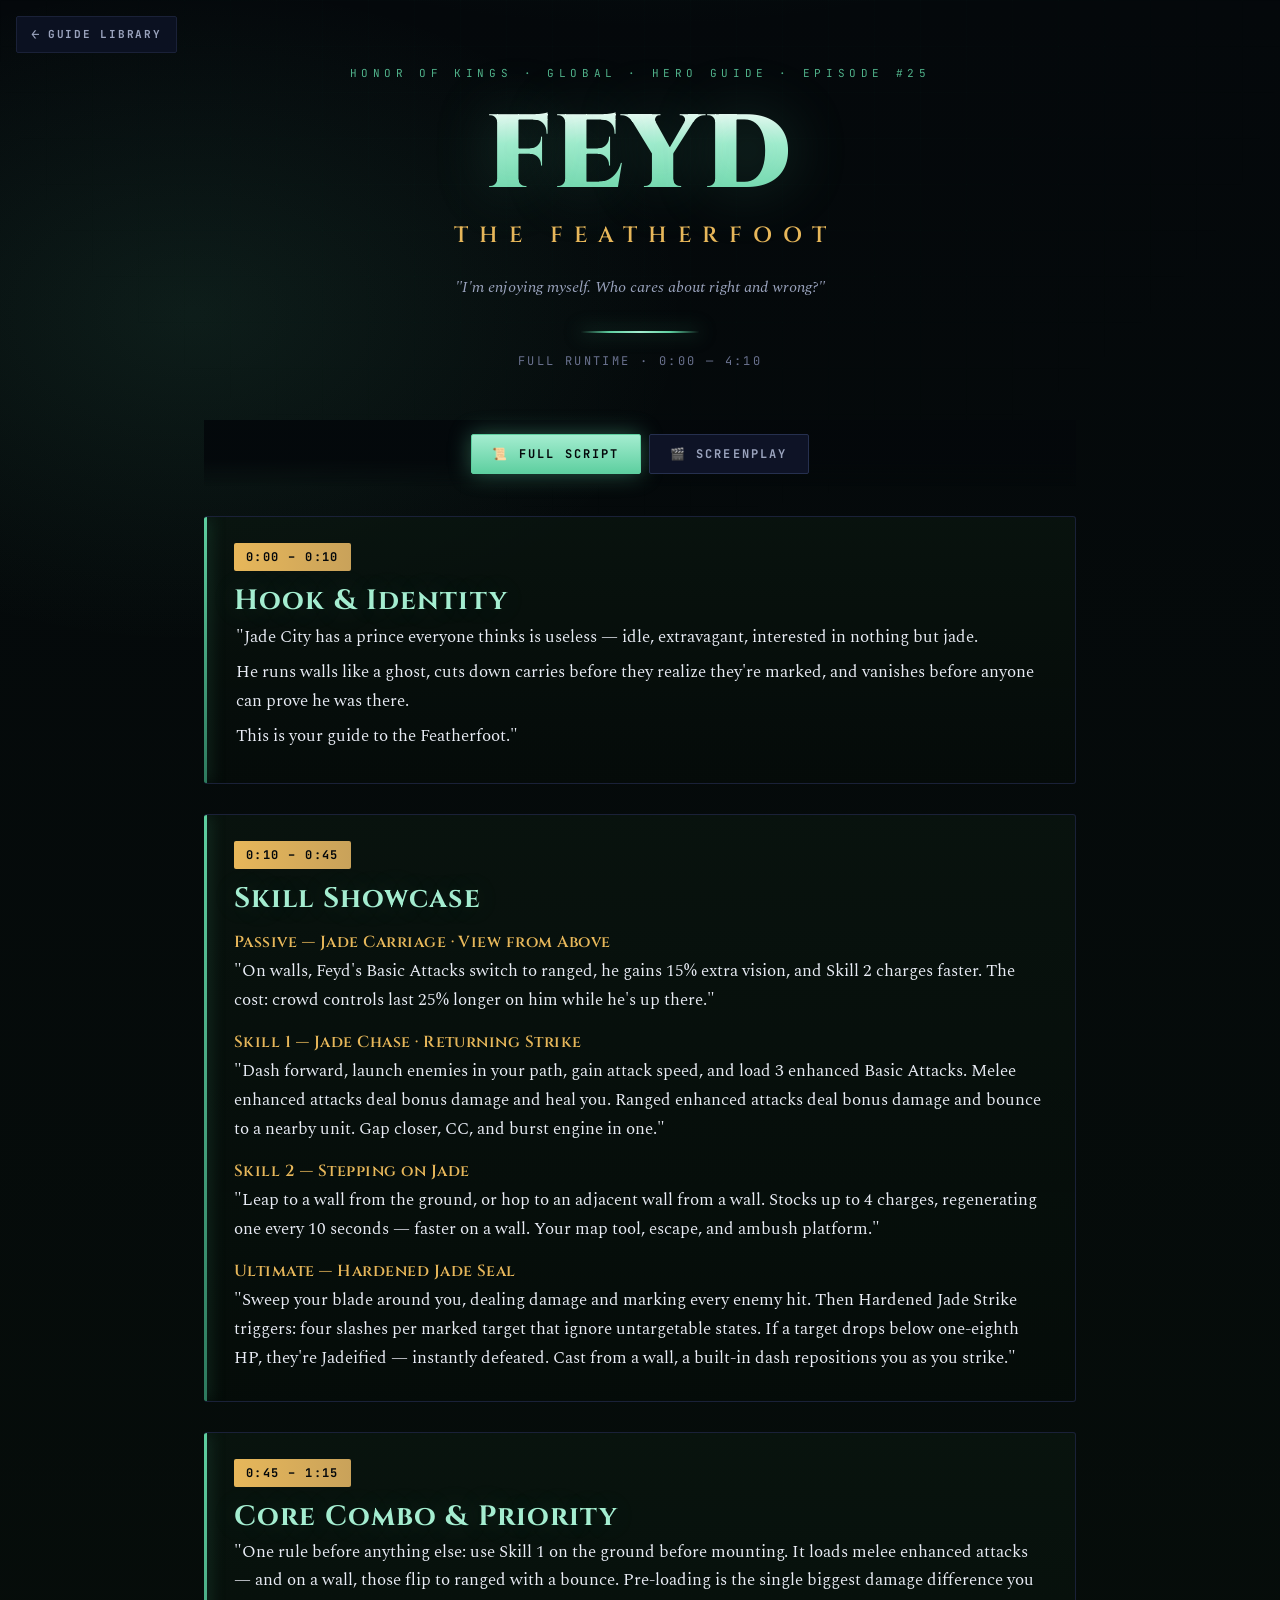
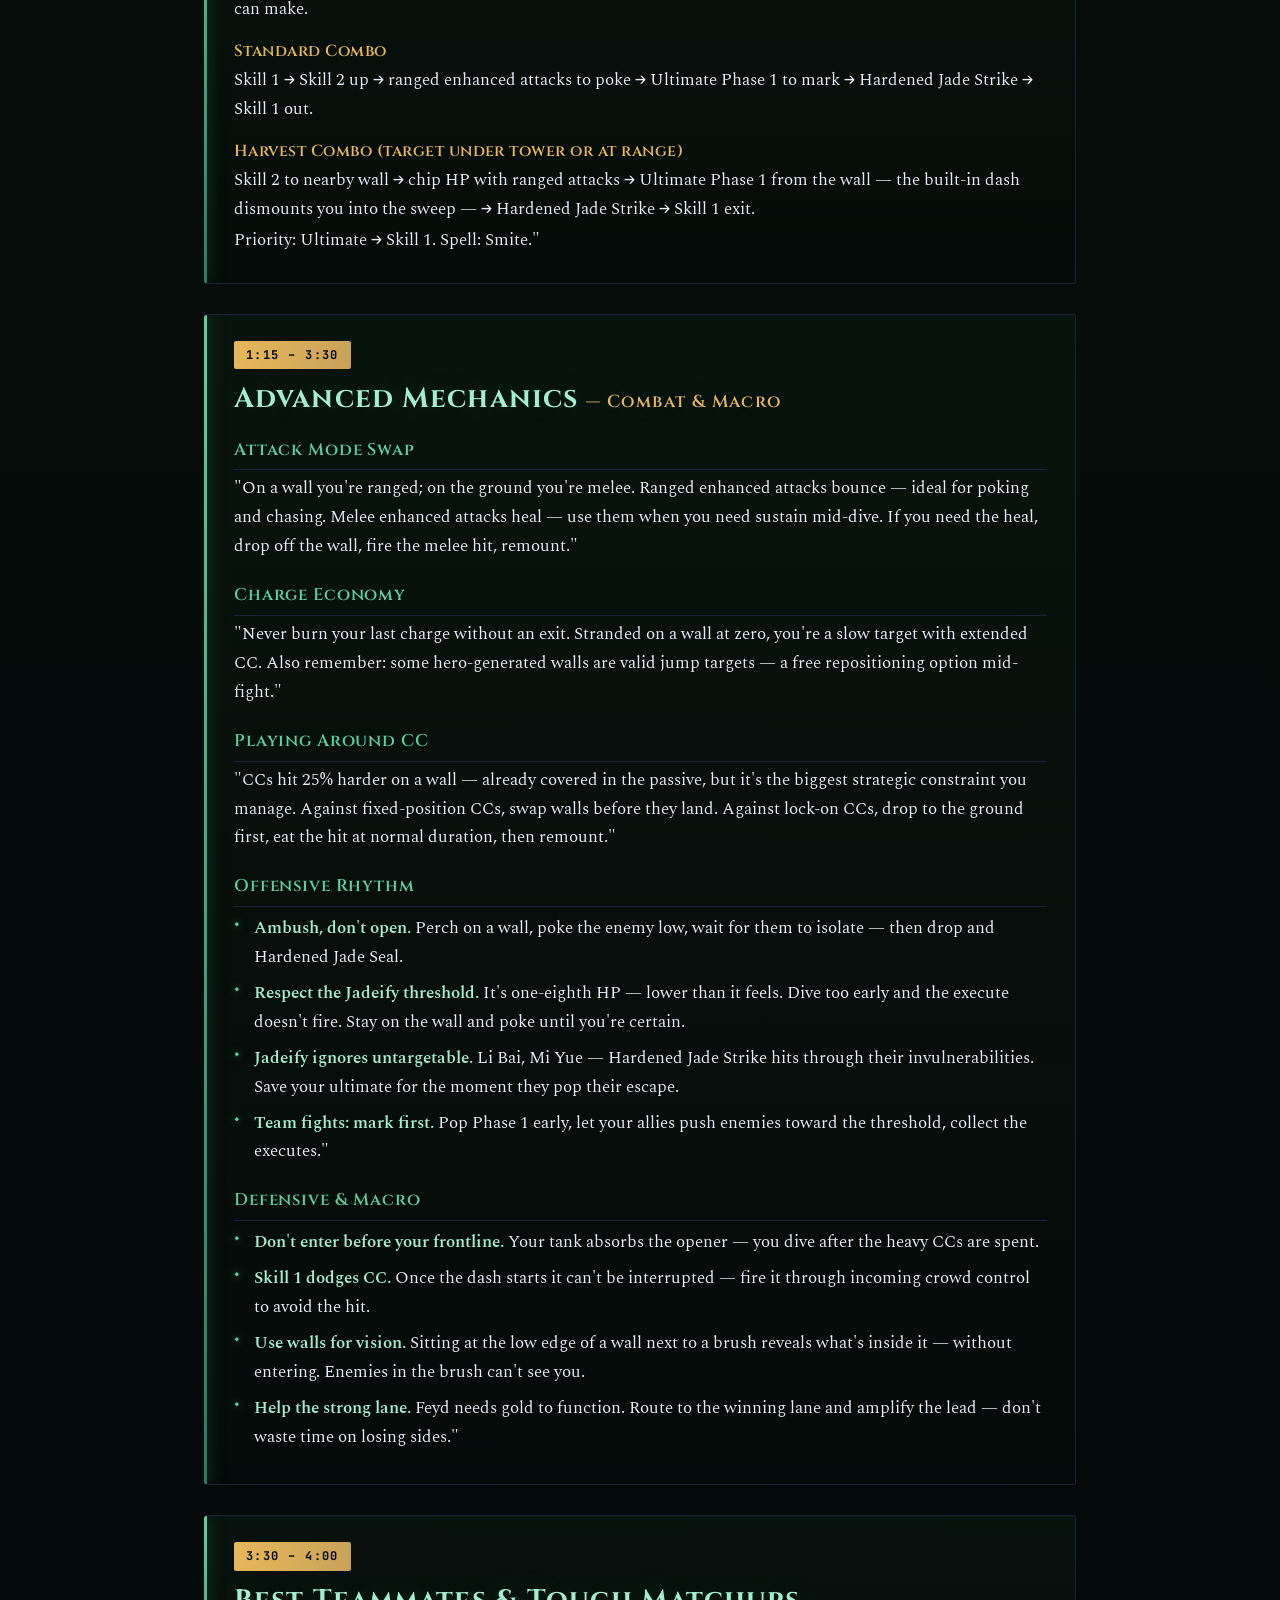
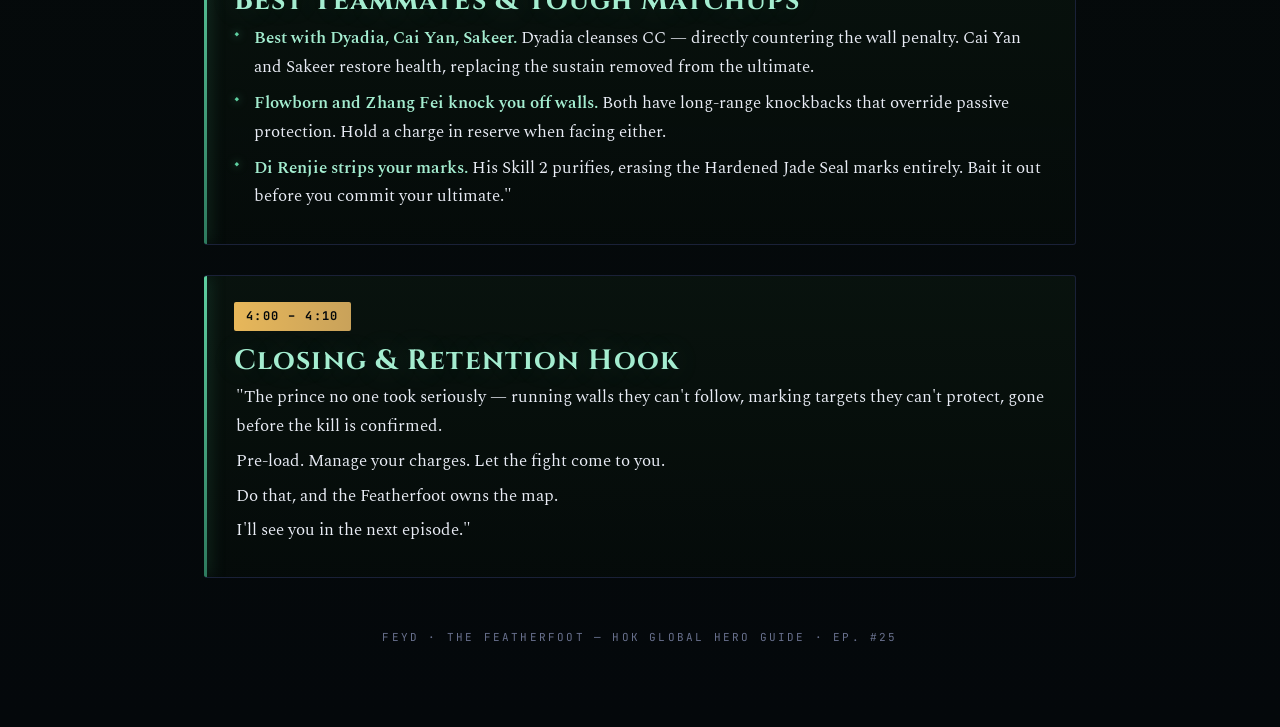
<file: feyd.html>
<!DOCTYPE html>
<html lang="en">
<head>
<meta charset="UTF-8">
<meta name="viewport" content="width=device-width, initial-scale=1.0">
<title>Feyd — The Featherfoot · Guide Script & Screenplay</title>
<link rel="preconnect" href="https://fonts.googleapis.com">
<link rel="preconnect" href="https://fonts.gstatic.com" crossorigin>
<link href="https://fonts.googleapis.com/css2?family=Cinzel:wght@500;600;700;900&family=Spectral:ital,wght@0,300;0,400;0,500;0,600;1,400&family=JetBrains+Mono:wght@500;700&display=swap" rel="stylesheet">
<link rel="stylesheet" href="shared.css">
<script defer src="shared.js"></script>
<style>
  :root{
    --void:#05060b;
    --ink:#0b0e1a;
    --panel-solid:#0e1326;
    --edge:#26304f;
    --edge-soft:#1a2138;
    --bolt:#6ea8ff;
    --bolt-bright:#a9ccff;
    --volt:#8f6dff;
    --gold:#e7b75a;
    --gold-soft:#c9a25a;
    --paper:#e9ecf5;
    --paper-dim:#9aa3bd;
    --paper-faint:#69718e;
    /* Feyd accent — jade green / celadon */
    --jade:#5ecfa0;
    --jade-bright:#a4edd0;
    --jade-dim:#2d7a5e;
    --jade-glow:rgba(94,207,160,.18);
    --jade-edge:rgba(94,207,160,.28);
  }
  *{box-sizing:border-box;margin:0;padding:0}
  html{scroll-behavior:smooth}
  body{
    font-family:'Spectral',Georgia,serif;
    background:
      radial-gradient(1200px 700px at 50% -10%, rgba(30,120,80,.22), transparent 60%),
      radial-gradient(900px 600px at 15% 8%, rgba(94,207,160,.10), transparent 55%),
      linear-gradient(180deg,#04080b 0%, #060d0a 45%, #04080b 100%);
    color:var(--paper);
    line-height:1.7;
    min-height:100vh;
    padding:0 0 80px;
  }
  body::before{
    content:"";position:fixed;inset:0;pointer-events:none;z-index:0;opacity:.45;
    background-image:
      linear-gradient(rgba(94,207,160,.03) 1px, transparent 1px),
      linear-gradient(90deg, rgba(94,207,160,.03) 1px, transparent 1px);
    background-size:46px 46px;
    mask-image:radial-gradient(1000px 800px at 50% 0%, #000 30%, transparent 80%);
  }
  .wrap{max-width:920px;margin:0 auto;padding:0 24px;position:relative;z-index:1}

  /* ---------- MASTHEAD ---------- */
  header.mast{text-align:center;padding:64px 0 30px;position:relative}
  .kicker{
    font-family:'JetBrains Mono',monospace;font-size:11px;letter-spacing:.42em;
    text-transform:uppercase;color:var(--jade);opacity:.85;margin-bottom:22px;
  }
  .mast h1{
    font-family:'Cinzel',serif;font-weight:900;line-height:.98;
    font-size:clamp(48px,11vw,104px);letter-spacing:.02em;
    background:linear-gradient(180deg,#fff 0%, var(--jade-bright) 38%, var(--jade) 105%);
    -webkit-background-clip:text;background-clip:text;color:transparent;
    text-shadow:0 0 60px rgba(94,207,160,.25);
  }
  .mast .epithet{
    font-family:'Cinzel',serif;font-weight:600;font-size:clamp(15px,3.6vw,22px);
    letter-spacing:.5em;text-transform:uppercase;color:var(--gold);
    margin-top:10px;padding-left:.5em;
  }
  .mast .sub{
    margin-top:20px;color:var(--paper-dim);font-style:italic;font-size:16px;
    max-width:560px;margin-left:auto;margin-right:auto;
  }
  .jade-rule{
    width:120px;height:2px;margin:30px auto 0;
    background:linear-gradient(90deg,transparent,var(--jade),var(--jade-bright),var(--jade),transparent);
    box-shadow:0 0 18px rgba(94,207,160,.55);
  }
  .runtime{
    font-family:'JetBrains Mono',monospace;font-size:12px;color:var(--paper-faint);
    letter-spacing:.2em;margin-top:18px;
  }

  /* ---------- TABS ---------- */
  .tabs{
    position:sticky;top:0;z-index:20;display:flex;gap:8px;justify-content:center;
    padding:14px 0 12px;margin:18px 0 8px;
    background:linear-gradient(180deg,rgba(4,8,11,.93) 60%, transparent);
    backdrop-filter:blur(4px);
  }
  .tab{
    font-family:'JetBrains Mono',monospace;font-weight:700;font-size:12px;
    letter-spacing:.18em;text-transform:uppercase;cursor:pointer;
    color:var(--paper-dim);background:var(--panel-solid);
    border:1px solid var(--edge);padding:11px 20px;border-radius:2px;
    transition:.22s;
  }
  .tab:hover{color:var(--paper);border-color:var(--jade)}
  .tab.active{
    color:#04080b;background:linear-gradient(180deg,var(--jade-bright),var(--jade));
    border-color:var(--jade);box-shadow:0 0 22px rgba(94,207,160,.4);
  }
  .view{display:none;animation:fade .4s ease}
  .view.active{display:block}
  @keyframes fade{from{opacity:0;transform:translateY(8px)}to{opacity:1;transform:none}}

  /* ---------- SCRIPT BLOCKS ---------- */
  .block{
    position:relative;margin:30px 0;padding:26px 28px 26px 30px;
    background:linear-gradient(180deg,rgba(10,22,16,.75),rgba(5,12,9,.72));
    border:1px solid var(--edge-soft);border-left:none;border-radius:3px;
    overflow:hidden;
  }
  .block::before{
    content:"";position:absolute;left:0;top:0;bottom:0;width:3px;
    background:linear-gradient(180deg,var(--jade),var(--jade-dim));
    box-shadow:0 0 16px rgba(94,207,160,.5);
  }
  .block .ts{
    display:inline-block;font-family:'JetBrains Mono',monospace;font-weight:700;
    font-size:12px;letter-spacing:.12em;color:#04080b;
    background:linear-gradient(90deg,var(--gold),var(--gold-soft));
    padding:4px 12px;border-radius:2px;margin-bottom:6px;
  }
  .block h2{
    font-family:'Cinzel',serif;font-weight:700;font-size:clamp(20px,4vw,28px);
    color:var(--jade-bright);letter-spacing:.04em;margin:8px 0 4px;line-height:1.15;
    text-shadow:0 0 30px rgba(94,207,160,.2);
  }
  .block h2 .tail{font-size:.62em;color:var(--gold);letter-spacing:.08em;font-weight:600}
  .vo{color:var(--paper);font-size:17px}
  .vo p{margin:0 0 2px}
  .vo .quote{display:block;margin:6px 0;padding-left:2px}
  .skill{
    font-family:'Cinzel',serif;font-weight:600;color:var(--gold);
    letter-spacing:.03em;display:block;margin:14px 0 1px;font-size:16px;
  }
  .subhead{
    font-family:'Cinzel',serif;font-weight:600;color:var(--jade);
    letter-spacing:.05em;display:block;margin:20px 0 4px;font-size:17px;
    border-bottom:1px solid var(--edge-soft);padding-bottom:5px;
  }
  .lead{font-weight:600;color:var(--jade-bright)}
  .vo .spacer{height:9px}
  .vo ul{list-style:none;margin:6px 0;padding:0}
  .vo ul li{position:relative;padding-left:20px;margin:7px 0}
  .vo ul li::before{
    content:"◆";position:absolute;left:0;top:2px;font-size:10px;color:var(--jade);
    filter:drop-shadow(0 0 4px rgba(94,207,160,.7));
  }

  /* ---------- SCREENPLAY ---------- */
  .sp-intro{
    margin:26px 0 8px;color:var(--paper-dim);font-style:italic;font-size:15px;
    border-left:2px solid var(--edge);padding-left:16px;
  }
  .scene{
    margin:22px 0;border:1px solid var(--edge-soft);border-radius:3px;overflow:hidden;
    background:linear-gradient(180deg,rgba(10,22,16,.7),rgba(5,12,9,.7));
  }
  .scene-head{
    display:flex;align-items:center;gap:14px;flex-wrap:wrap;
    padding:12px 18px;background:var(--jade-glow);
    border-bottom:1px solid var(--jade-edge);
  }
  .scene-head .ts{
    font-family:'JetBrains Mono',monospace;font-weight:700;font-size:12px;
    color:#04080b;background:linear-gradient(90deg,var(--gold),var(--gold-soft));
    padding:4px 11px;border-radius:2px;letter-spacing:.08em;
  }
  .scene-head .title{
    font-family:'Cinzel',serif;font-weight:600;font-size:15px;color:var(--jade-bright);
    letter-spacing:.06em;text-transform:uppercase;
  }
  .scene-body{padding:6px 18px 16px}
  .row{display:flex;gap:0;border-bottom:1px dashed var(--edge-soft);padding:12px 0}
  .row:last-child{border-bottom:none}
  .row .lab{
    flex:0 0 116px;font-family:'JetBrains Mono',monospace;font-weight:700;
    font-size:10.5px;letter-spacing:.14em;text-transform:uppercase;padding-top:3px;
  }
  .row.visual .lab{color:var(--jade)}
  .row.fx .lab{color:var(--volt)}
  .row.ost .lab{color:var(--gold)}
  .row .val{flex:1;font-size:15.5px;color:var(--paper)}
  .row .val .ost-text{
    font-family:'JetBrains Mono',monospace;font-size:13px;color:var(--jade-bright);
    background:rgba(94,207,160,.08);border:1px solid var(--jade-edge);
    padding:2px 8px;border-radius:2px;display:inline-block;margin:2px 4px 2px 0;
  }
  .row .val .none{color:var(--paper-faint);font-style:italic}

  /* ---------- FOOTER ---------- */
  footer{
    text-align:center;margin-top:50px;color:var(--paper-faint);
    font-family:'JetBrains Mono',monospace;font-size:11px;letter-spacing:.2em;
  }

  /* ---------- PRINT ---------- */
  @media print{
    body{background:#fff;color:#111}
    body::before{display:none}
    .tabs{display:none}
    .view{display:block!important}
    .view + .view{page-break-before:always}
    .mast h1{color:#0d4a2e;-webkit-text-fill-color:#0d4a2e}
    .mast .epithet{color:#8a6a14}
    .block,.scene{background:#fff;border-color:#bbb;break-inside:avoid}
    .block h2,.scene-head .title{color:#0d4a2e}
    .vo,.row .val{color:#111}
    .skill{color:#8a6a14}
    .block .ts,.scene-head .ts{background:#0d4a2e;color:#fff}
  }
  @media (max-width:600px){
    .row{flex-direction:column;gap:3px}
    .row .lab{flex:none}
  }
</style>
</head>
<body>
<div class="wrap">

  <header class="mast">
    <div class="kicker">Honor of Kings · Global · Hero Guide · Episode #25</div>
    <h1>FEYD</h1>
    <div class="epithet">The Featherfoot</div>
    <p class="sub">"I'm enjoying myself. Who cares about right and wrong?"</p>
    <div class="jade-rule"></div>
    <div class="runtime">FULL RUNTIME · 0:00 — 4:10</div>
  </header>

  <nav class="tabs">
    <button class="tab active" data-view="script">📜 Full Script</button>
    <button class="tab" data-view="screenplay">🎬 Screenplay</button>
  </nav>

  <!-- ============================== FULL SCRIPT ============================== -->
  <section class="view active" id="script">

    <div class="block">
      <span class="ts">0:00 – 0:10</span>
      <h2>Hook &amp; Identity</h2>
      <div class="vo">
        <span class="quote">"Jade City has a prince everyone thinks is useless — idle, extravagant, interested in nothing but jade.</span>
        <span class="quote">He runs walls like a ghost, cuts down carries before they realize they're marked, and vanishes before anyone can prove he was there.</span>
        <span class="quote">This is your guide to the Featherfoot."</span>
      </div>
    </div>

    <div class="block">
      <span class="ts">0:10 – 0:45</span>
      <h2>Skill Showcase</h2>
      <div class="vo">
        <span class="skill">Passive — Jade Carriage · View from Above</span>
        <p>"On walls, Feyd's Basic Attacks switch to ranged, he gains 15% extra vision, and Skill 2 charges faster. The cost: crowd controls last 25% longer on him while he's up there."</p>

        <span class="skill">Skill 1 — Jade Chase · Returning Strike</span>
        <p>"Dash forward, launch enemies in your path, gain attack speed, and load 3 enhanced Basic Attacks. Melee enhanced attacks deal bonus damage and heal you. Ranged enhanced attacks deal bonus damage and bounce to a nearby unit. Gap closer, CC, and burst engine in one."</p>

        <span class="skill">Skill 2 — Stepping on Jade</span>
        <p>"Leap to a wall from the ground, or hop to an adjacent wall from a wall. Stocks up to 4 charges, regenerating one every 10 seconds — faster on a wall. Your map tool, escape, and ambush platform."</p>

        <span class="skill">Ultimate — Hardened Jade Seal</span>
        <p>"Sweep your blade around you, dealing damage and marking every enemy hit. Then Hardened Jade Strike triggers: four slashes per marked target that ignore untargetable states. If a target drops below one-eighth HP, they're Jadeified — instantly defeated. Cast from a wall, a built-in dash repositions you as you strike."</p>
      </div>
    </div>

    <div class="block">
      <span class="ts">0:45 – 1:15</span>
      <h2>Core Combo &amp; Priority</h2>
      <div class="vo">
        <p>"One rule before anything else: use Skill 1 on the ground before mounting. It loads melee enhanced attacks — and on a wall, those flip to ranged with a bounce. Pre-loading is the single biggest damage difference you can make.</p>

        <span class="skill">Standard Combo</span>
        <p>Skill 1 → Skill 2 up → ranged enhanced attacks to poke → Ultimate Phase 1 to mark → Hardened Jade Strike → Skill 1 out.</p>

        <span class="skill">Harvest Combo (target under tower or at range)</span>
        <p>Skill 2 to nearby wall → chip HP with ranged attacks → Ultimate Phase 1 from the wall — the built-in dash dismounts you into the sweep — → Hardened Jade Strike → Skill 1 exit.</p>

        <p>Priority: Ultimate → Skill 1. Spell: Smite."</p>
      </div>
    </div>

    <div class="block">
      <span class="ts">1:15 – 3:30</span>
      <h2>Advanced Mechanics <span class="tail">— Combat &amp; Macro</span></h2>
      <div class="vo">

        <span class="subhead">Attack Mode Swap</span>
        <p>"On a wall you're ranged; on the ground you're melee. Ranged enhanced attacks bounce — ideal for poking and chasing. Melee enhanced attacks heal — use them when you need sustain mid-dive. If you need the heal, drop off the wall, fire the melee hit, remount."</p>

        <span class="subhead">Charge Economy</span>
        <p>"Never burn your last charge without an exit. Stranded on a wall at zero, you're a slow target with extended CC. Also remember: some hero-generated walls are valid jump targets — a free repositioning option mid-fight."</p>

        <span class="subhead">Playing Around CC</span>
        <p>"CCs hit 25% harder on a wall — already covered in the passive, but it's the biggest strategic constraint you manage. Against fixed-position CCs, swap walls before they land. Against lock-on CCs, drop to the ground first, eat the hit at normal duration, then remount."</p>

        <span class="subhead">Offensive Rhythm</span>
        <ul>
          <li><span class="lead">Ambush, don't open.</span> Perch on a wall, poke the enemy low, wait for them to isolate — then drop and Hardened Jade Seal.</li>
          <li><span class="lead">Respect the Jadeify threshold.</span> It's one-eighth HP — lower than it feels. Dive too early and the execute doesn't fire. Stay on the wall and poke until you're certain.</li>
          <li><span class="lead">Jadeify ignores untargetable.</span> Li Bai, Mi Yue — Hardened Jade Strike hits through their invulnerabilities. Save your ultimate for the moment they pop their escape.</li>
          <li><span class="lead">Team fights: mark first.</span> Pop Phase 1 early, let your allies push enemies toward the threshold, collect the executes."</li>
        </ul>

        <span class="subhead">Defensive &amp; Macro</span>
        <ul>
          <li><span class="lead">Don't enter before your frontline.</span> Your tank absorbs the opener — you dive after the heavy CCs are spent.</li>
          <li><span class="lead">Skill 1 dodges CC.</span> Once the dash starts it can't be interrupted — fire it through incoming crowd control to avoid the hit.</li>
          <li><span class="lead">Use walls for vision.</span> Sitting at the low edge of a wall next to a brush reveals what's inside it — without entering. Enemies in the brush can't see you.</li>
          <li><span class="lead">Help the strong lane.</span> Feyd needs gold to function. Route to the winning lane and amplify the lead — don't waste time on losing sides."</li>
        </ul>

      </div>
    </div>

    <div class="block">
      <span class="ts">3:30 – 4:00</span>
      <h2>Best Teammates &amp; Tough Matchups</h2>
      <div class="vo">
        <ul>
          <li><span class="lead">Best with Dyadia, Cai Yan, Sakeer.</span> Dyadia cleanses CC — directly countering the wall penalty. Cai Yan and Sakeer restore health, replacing the sustain removed from the ultimate.</li>
          <li><span class="lead">Flowborn and Zhang Fei knock you off walls.</span> Both have long-range knockbacks that override passive protection. Hold a charge in reserve when facing either.</li>
          <li><span class="lead">Di Renjie strips your marks.</span> His Skill 2 purifies, erasing the Hardened Jade Seal marks entirely. Bait it out before you commit your ultimate."</li>
        </ul>
      </div>
    </div>

    <div class="block">
      <span class="ts">4:00 – 4:10</span>
      <h2>Closing &amp; Retention Hook</h2>
      <div class="vo">
        <span class="quote">"The prince no one took seriously — running walls they can't follow, marking targets they can't protect, gone before the kill is confirmed.</span>
        <span class="quote">Pre-load. Manage your charges. Let the fight come to you.</span>
        <span class="quote">Do that, and the Featherfoot owns the map.</span>
        <span class="quote">I'll see you in the next episode."</span>
      </div>
    </div>

  </section>

  <!-- ============================== SCREENPLAY ============================== -->
  <section class="view" id="screenplay">

    <p class="sp-intro">Shot list for the recording team. <b>Record</b> = gameplay to capture. <b>Show</b> = the one detail each clip must prove on screen. <b>Reps</b> = clean takes needed + setup.</p>

    <div class="scene">
      <div class="scene-head"><span class="ts">0:00 – 0:10</span><span class="title">Hook &amp; Identity</span></div>
      <div class="scene-body">
        <div class="row visual"><div class="lab">Record</div><div class="val">Feyd standing still on a wall above a live skirmish — enemies below, unaware. Hold the stillness, then cut to him dropping down: Skill 1 launches an enemy, Ultimate sweeps the backline, the kill completes before the title hits.</div></div>
        <div class="row fx"><div class="lab">Show</div><div class="val">The contrast between the motionless wall perch and the instant full-combo.</div></div>
        <div class="row ost"><div class="lab">Reps</div><div class="val">2–3 takes. Find a real match moment where Feyd is genuinely undetected before the dive — don't stage a hollow skirmish.</div></div>
      </div>
    </div>

    <div class="scene">
      <div class="scene-head"><span class="ts">0:10 – 0:17</span><span class="title">Passive — Jade Carriage · View from Above</span></div>
      <div class="scene-body">
        <div class="row visual"><div class="lab">Record</div><div class="val">
          <ul style="list-style:none;padding:0;margin:0">
            <li style="margin-bottom:6px">Feyd on a wall: Basic Attacks visibly switching to ranged, bounce landing on a second unit.</li>
            <li style="margin-bottom:6px">Pan from Feyd on a wall to a brush becoming visible in his vision range.</li>
            <li>Side-by-side: the same stun landing on Feyd while on a wall vs on the ground — duration bars clearly different.</li>
          </ul>
        </div></div>
        <div class="row fx"><div class="lab">Show</div><div class="val">The CC duration bar must be visibly longer on the wall clip than the ground clip.</div></div>
        <div class="row ost"><div class="lab">Reps</div><div class="val">1 rep per beat, practice range. CC comparison needs a coordinated second player casting the same ability twice.</div></div>
      </div>
    </div>

    <div class="scene">
      <div class="scene-head"><span class="ts">0:17 – 0:25</span><span class="title">Skill 1 — Jade Chase · Returning Strike</span></div>
      <div class="scene-body">
        <div class="row visual"><div class="lab">Record</div><div class="val">
          <ul style="list-style:none;padding:0;margin:0">
            <li style="margin-bottom:6px">Dash launching an enemy, then 3 melee enhanced attacks with heal numbers floating up.</li>
            <li>Pre-load on ground → Skill 2 mount → 3 ranged enhanced attacks bouncing to a second unit.</li>
          </ul>
        </div></div>
        <div class="row fx"><div class="lab">Show</div><div class="val">Heal numbers on the melee clip; the bounce arc clearly connecting to the second unit on the ranged clip.</div></div>
        <div class="row ost"><div class="lab">Reps</div><div class="val">2 clean reps each, practice range.</div></div>
      </div>
    </div>

    <div class="scene">
      <div class="scene-head"><span class="ts">0:25 – 0:33</span><span class="title">Skill 2 — Stepping on Jade</span></div>
      <div class="scene-body">
        <div class="row visual"><div class="lab">Record</div><div class="val">
          <ul style="list-style:none;padding:0;margin:0">
            <li style="margin-bottom:6px">Ground → wall leap, charge counter ticking down from 4 to 3.</li>
            <li>Wall → adjacent wall chain: 2–3 consecutive hops, charge stack visibly dropping each time.</li>
          </ul>
        </div></div>
        <div class="row fx"><div class="lab">Show</div><div class="val">The charge UI must be in frame and clearly decrementing per jump.</div></div>
        <div class="row ost"><div class="lab">Reps</div><div class="val">1 rep per beat, practice range near clustered walls.</div></div>
      </div>
    </div>

    <div class="scene">
      <div class="scene-head"><span class="ts">0:33 – 0:45</span><span class="title">Ultimate — Hardened Jade Seal</span></div>
      <div class="scene-body">
        <div class="row visual"><div class="lab">Record</div><div class="val">
          <ul style="list-style:none;padding:0;margin:0">
            <li style="margin-bottom:6px">Full ult on two targets: Phase 1 sweep + mark → Phase 2 four slashes → one target drops below 1/8 HP → Jadeify freeze → shatter → defeated.</li>
            <li style="margin-bottom:6px">Ult cast from a wall: the built-in dash carries Feyd to a clearly different position as the sweep lands.</li>
            <li>Feyd ults a Li Bai or Mi Yue mid-invulnerability — the slashes visibly connect.</li>
          </ul>
        </div></div>
        <div class="row fx"><div class="lab">Show</div><div class="val">The Jadeify freeze-shatter sequence; the before/after position difference on the wall-cast clip; slashes landing during the untargetable state.</div></div>
        <div class="row ost"><div class="lab">Reps</div><div class="val">1–2 reps per beat. The untargetable clip needs a coordinated custom match — confirm timing with the second player in advance.</div></div>
      </div>
    </div>

    <div class="scene">
      <div class="scene-head"><span class="ts">0:45 – 1:15</span><span class="title">Core Combo &amp; Priority</span></div>
      <div class="scene-body">
        <div class="row visual"><div class="lab">Record</div><div class="val">
          <ul style="list-style:none;padding:0;margin:0">
            <li style="margin-bottom:6px">Standard combo full rep: Skill 1 on ground → Skill 2 mount → ranged enhanced attacks → Ult Phase 1 → Hardened Jade Strike → Skill 1 exit. Single-target kill.</li>
            <li style="margin-bottom:6px">Harvest combo: Skill 2 to nearby wall → ranged poke chipping HP → Ult Phase 1 from wall (dash dismounts Feyd into the sweep) → Hardened Jade Strike → Skill 1 exit.</li>
            <li>Skill priority screen recording: levelling Ult first, then Skill 1. Smite in the spell slot.</li>
          </ul>
        </div></div>
        <div class="row fx"><div class="lab">Show</div><div class="val">Each combo input step clearly sequenced; the wall-dismount dash on the harvest combo; Smite visibly selected.</div></div>
        <div class="row ost"><div class="lab">Reps</div><div class="val">3 clean reps each combo. Screen-record the skill menu separately — no need to rush it.</div></div>
      </div>
    </div>

    <div class="scene">
      <div class="scene-head"><span class="ts">1:15 – 1:30</span><span class="title">Attack Mode Swap</span></div>
      <div class="scene-body">
        <div class="row visual"><div class="lab">Record</div><div class="val">
          <ul style="list-style:none;padding:0;margin:0">
            <li style="margin-bottom:6px">Melee enhanced attack on the ground: bonus damage + heal number.</li>
            <li style="margin-bottom:6px">Ranged enhanced attack from the wall: bounce to second unit.</li>
            <li>Deliberate swap: Feyd on wall → drops off → fires melee enhanced attack for the heal → remounts.</li>
          </ul>
        </div></div>
        <div class="row fx"><div class="lab">Show</div><div class="val">Heal number on the melee clip; bounce arc on the ranged clip; the intentional dismount-fire-remount as one continuous move.</div></div>
        <div class="row ost"><div class="lab">Reps</div><div class="val">2 reps each, practice range.</div></div>
      </div>
    </div>

    <div class="scene">
      <div class="scene-head"><span class="ts">1:30 – 1:45</span><span class="title">Charge Economy</span></div>
      <div class="scene-body">
        <div class="row visual"><div class="lab">Record</div><div class="val">
          <ul style="list-style:none;padding:0;margin:0">
            <li style="margin-bottom:6px">Bad clip: Feyd burns all 4 charges chasing, stranded on a wall at 0, takes extended CC and dies.</li>
            <li>Good clip: same chase, but 1 charge held back — Feyd exits cleanly.</li>
          </ul>
        </div></div>
        <div class="row fx"><div class="lab">Show</div><div class="val">Charge counter at 0 on the bad clip; 1 remaining on the good clip. The CC landing and killing Feyd must be unambiguous on the bad version.</div></div>
        <div class="row ost"><div class="lab">Reps</div><div class="val">1 rep each. The bad clip can be staged in a custom match for clarity.</div></div>
      </div>
    </div>

    <div class="scene">
      <div class="scene-head"><span class="ts">1:45 – 2:00</span><span class="title">Playing Around CC</span></div>
      <div class="scene-body">
        <div class="row visual"><div class="lab">Record</div><div class="val">
          <ul style="list-style:none;padding:0;margin:0">
            <li style="margin-bottom:6px">Fixed-position CC incoming → Feyd hops to a different wall before it lands.</li>
            <li>Lock-on CC incoming → Feyd drops to the ground first, eats the stun, remounts.</li>
          </ul>
        </div></div>
        <div class="row fx"><div class="lab">Show</div><div class="val">The CC visibly missing on the wall-swap clip; the stun landing but at ground duration on the drop clip.</div></div>
        <div class="row ost"><div class="lab">Reps</div><div class="val">1–2 reps each. Needs a coordinated second player using specific CCs — pick an area CC and a lock-on CC, agree on timing before recording.</div></div>
      </div>
    </div>

    <div class="scene">
      <div class="scene-head"><span class="ts">2:00 – 2:40</span><span class="title">Offensive Rhythm</span></div>
      <div class="scene-body">
        <div class="row visual"><div class="lab">Record</div><div class="val">
          <ul style="list-style:none;padding:0;margin:0">
            <li style="margin-bottom:6px">Ambush: Feyd perched on wall, enemy carry isolated below → drops off, full combo, kill.</li>
            <li style="margin-bottom:6px">Jadeify threshold: poke a target from the wall to below 1/8 HP, then execute. Back-to-back with a failed dive at ~30% HP where Jadeify doesn't trigger.</li>
            <li style="margin-bottom:6px">Untargetable: enemy activates Li Bai or Mi Yue invulnerability → Feyd ults anyway → slashes connect.</li>
            <li>Team fight: Ult Phase 1 marks multiple enemies early → allies push them to threshold → multi-execute fires.</li>
          </ul>
        </div></div>
        <div class="row fx"><div class="lab">Show</div><div class="val">On the threshold clip: the execute firing vs not firing must be back-to-back and unmistakable. On the untargetable clip: the slash damage numbers must be visible during the invulnerability animation.</div></div>
        <div class="row ost"><div class="lab">Reps</div><div class="val">1–2 reps each. The untargetable and multi-execute clips require a coordinated custom match — plan these sessions in advance.</div></div>
      </div>
    </div>

    <div class="scene">
      <div class="scene-head"><span class="ts">2:40 – 3:30</span><span class="title">Defensive &amp; Macro</span></div>
      <div class="scene-body">
        <div class="row visual"><div class="lab">Record</div><div class="val">
          <ul style="list-style:none;padding:0;margin:0">
            <li style="margin-bottom:6px">Escape: fight going wrong → Stepping on Jade up → lateral hop to a different wall → chaser loses the angle.</li>
            <li style="margin-bottom:6px">CC dodge: CC animation starts → Feyd fires Skill 1 → dash carries him clear before it lands.</li>
            <li style="margin-bottom:6px">Wall vision: Feyd at the low edge of a wall beside a brush — brush interior is visible in his vision range; the enemy inside can't see him.</li>
            <li>Routing decision: two active lanes on the minimap, one ahead, one behind — Feyd travels to the winning one.</li>
          </ul>
        </div></div>
        <div class="row fx"><div class="lab">Show</div><div class="val">On the CC dodge: freeze the frame where the dash clears the CC zone — the timing must read clearly. On the vision clip: both Feyd's vision cone and the oblivious enemy must be in frame simultaneously.</div></div>
        <div class="row ost"><div class="lab">Reps</div><div class="val">1–2 reps each. The CC dodge clip may need slow-mo capture. The vision clip works best in a custom match with a stationary second player in the brush.</div></div>
      </div>
    </div>

    <div class="scene">
      <div class="scene-head"><span class="ts">3:30 – 4:00</span><span class="title">Best Teammates &amp; Tough Matchups</span></div>
      <div class="scene-body">
        <div class="row visual"><div class="lab">Record</div><div class="val">
          <ul style="list-style:none;padding:0;margin:0">
            <li style="margin-bottom:6px">Dyadia: Feyd takes CC on a wall → Dyadia ult fires → CC duration cuts short visibly.</li>
            <li style="margin-bottom:6px">Cai Yan or Sakeer: Feyd dives deep, sustain healing keeps his HP bar alive through a situation he couldn't solo-survive.</li>
            <li style="margin-bottom:6px">Flowborn or Zhang Fei: their knockback launches Feyd off a wall he's standing on.</li>
            <li>Di Renjie — bad version: Feyd marks an enemy with Hardened Jade Seal → Di Renjie Skill 2 strips the marks → Jadeify fails. Good version immediately after: Feyd baits the Skill 2 first, then ults on cooldown.</li>
          </ul>
        </div></div>
        <div class="row fx"><div class="lab">Show</div><div class="val">On the Dyadia clip: the CC bar visibly shortening mid-stun. On the Di Renjie clips: the marks disappearing vs the execute landing — these must be back-to-back.</div></div>
        <div class="row ost"><div class="lab">Reps</div><div class="val">1 rep each. All clips require coordinated custom matches with specific hero picks — batch these into one session.</div></div>
      </div>
    </div>

    <div class="scene">
      <div class="scene-head"><span class="ts">4:00 – 4:10</span><span class="title">Closing &amp; Retention Hook</span></div>
      <div class="scene-body">
        <div class="row visual"><div class="lab">Record</div><div class="val">Slow outro: Feyd gliding between walls, one clean isolated kill, then walking away as the score settles. End on a static hero shot or splash art. Leave space for the subscribe card and next-episode teaser.</div></div>
        <div class="row fx"><div class="lab">Show</div><div class="val">The ghost-like mobility → decisive kill → casual exit arc should read as one continuous mood, not three separate clips.</div></div>
        <div class="row ost"><div class="lab">Reps</div><div class="val">Pull the best wall-travel and kill clips from the session. Hero shot can be a menu or cinematic capture — no in-match recording needed.</div></div>
      </div>
    </div>

  </section>

  <footer>FEYD · THE FEATHERFOOT — HOK GLOBAL HERO GUIDE · EP. #25</footer>

</div>

<script>
  const tabs=document.querySelectorAll('.tab');
  const views=document.querySelectorAll('.view');
  tabs.forEach(t=>t.addEventListener('click',()=>{
    tabs.forEach(x=>x.classList.remove('active'));
    views.forEach(v=>v.classList.remove('active'));
    t.classList.add('active');
    document.getElementById(t.dataset.view).classList.add('active');
    window.scrollTo({top:0,behavior:'smooth'});
  }));
</script>
</body>
</html>
</file>
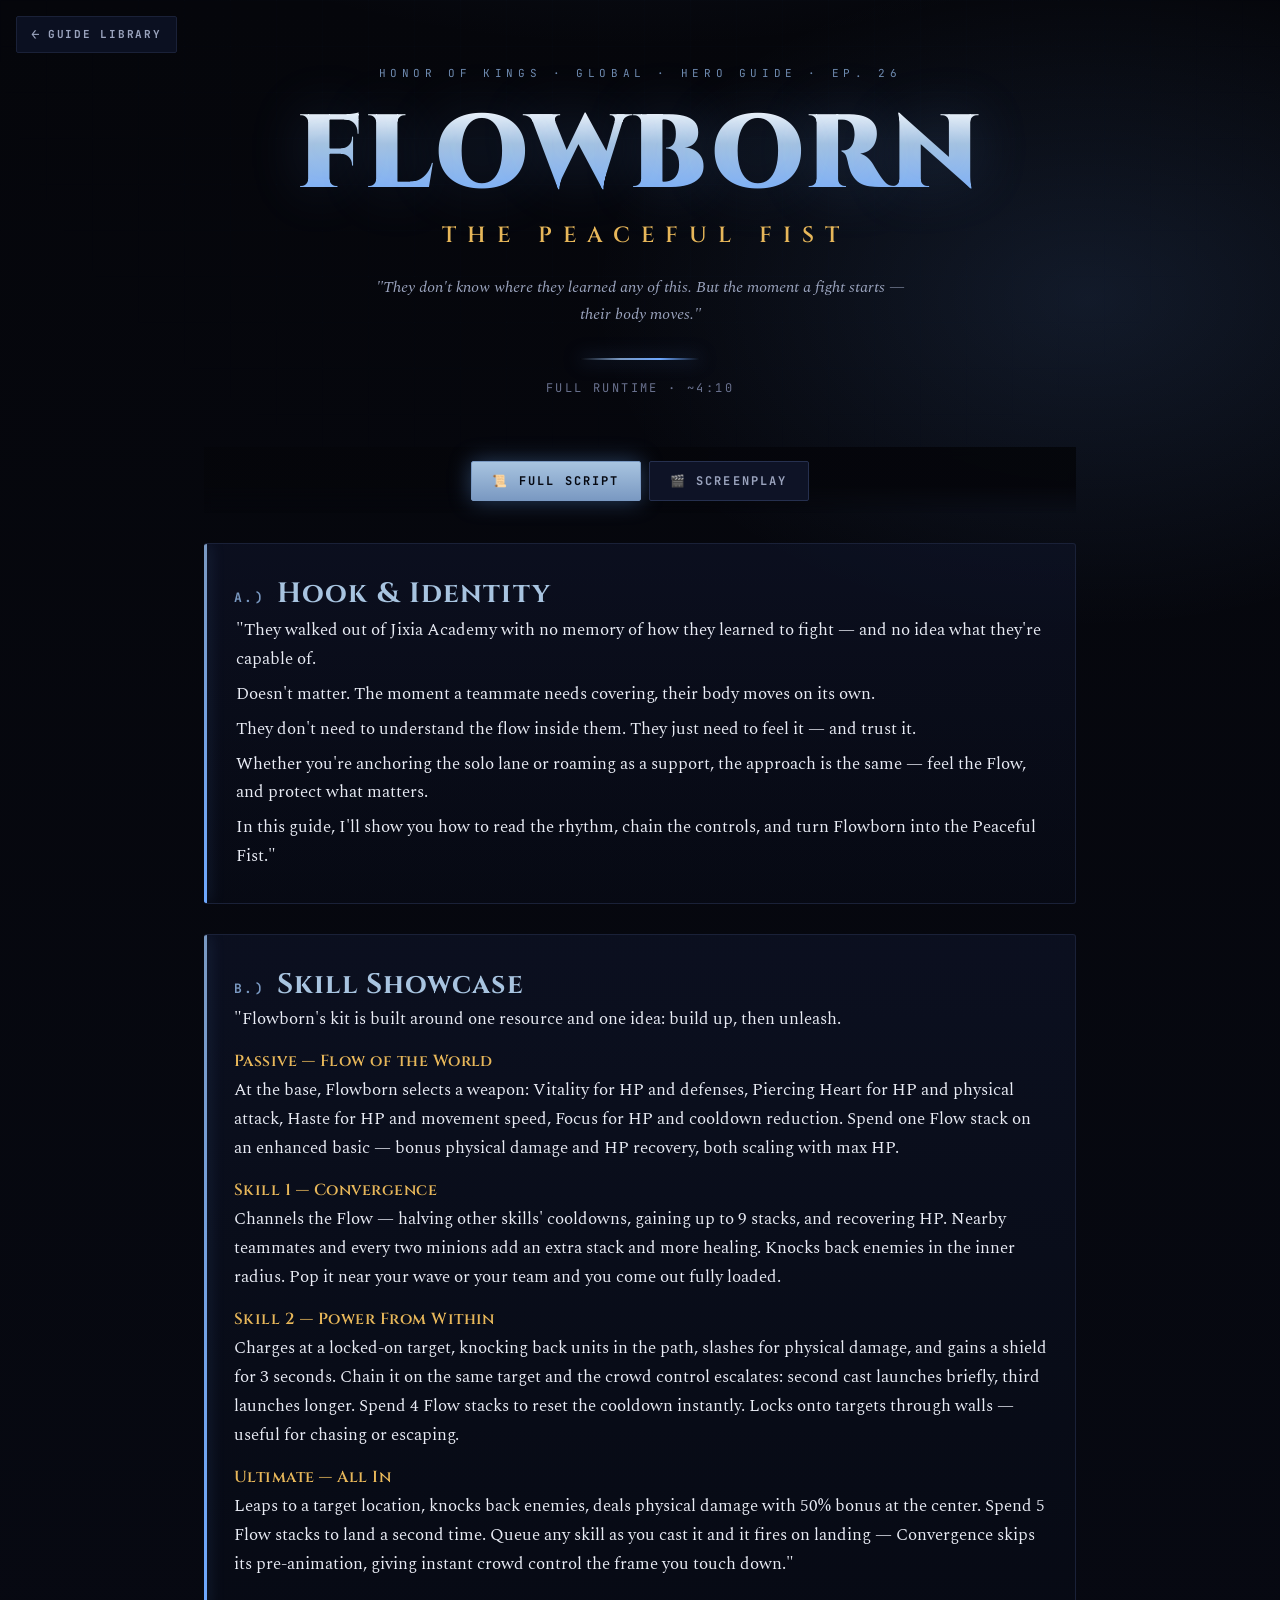
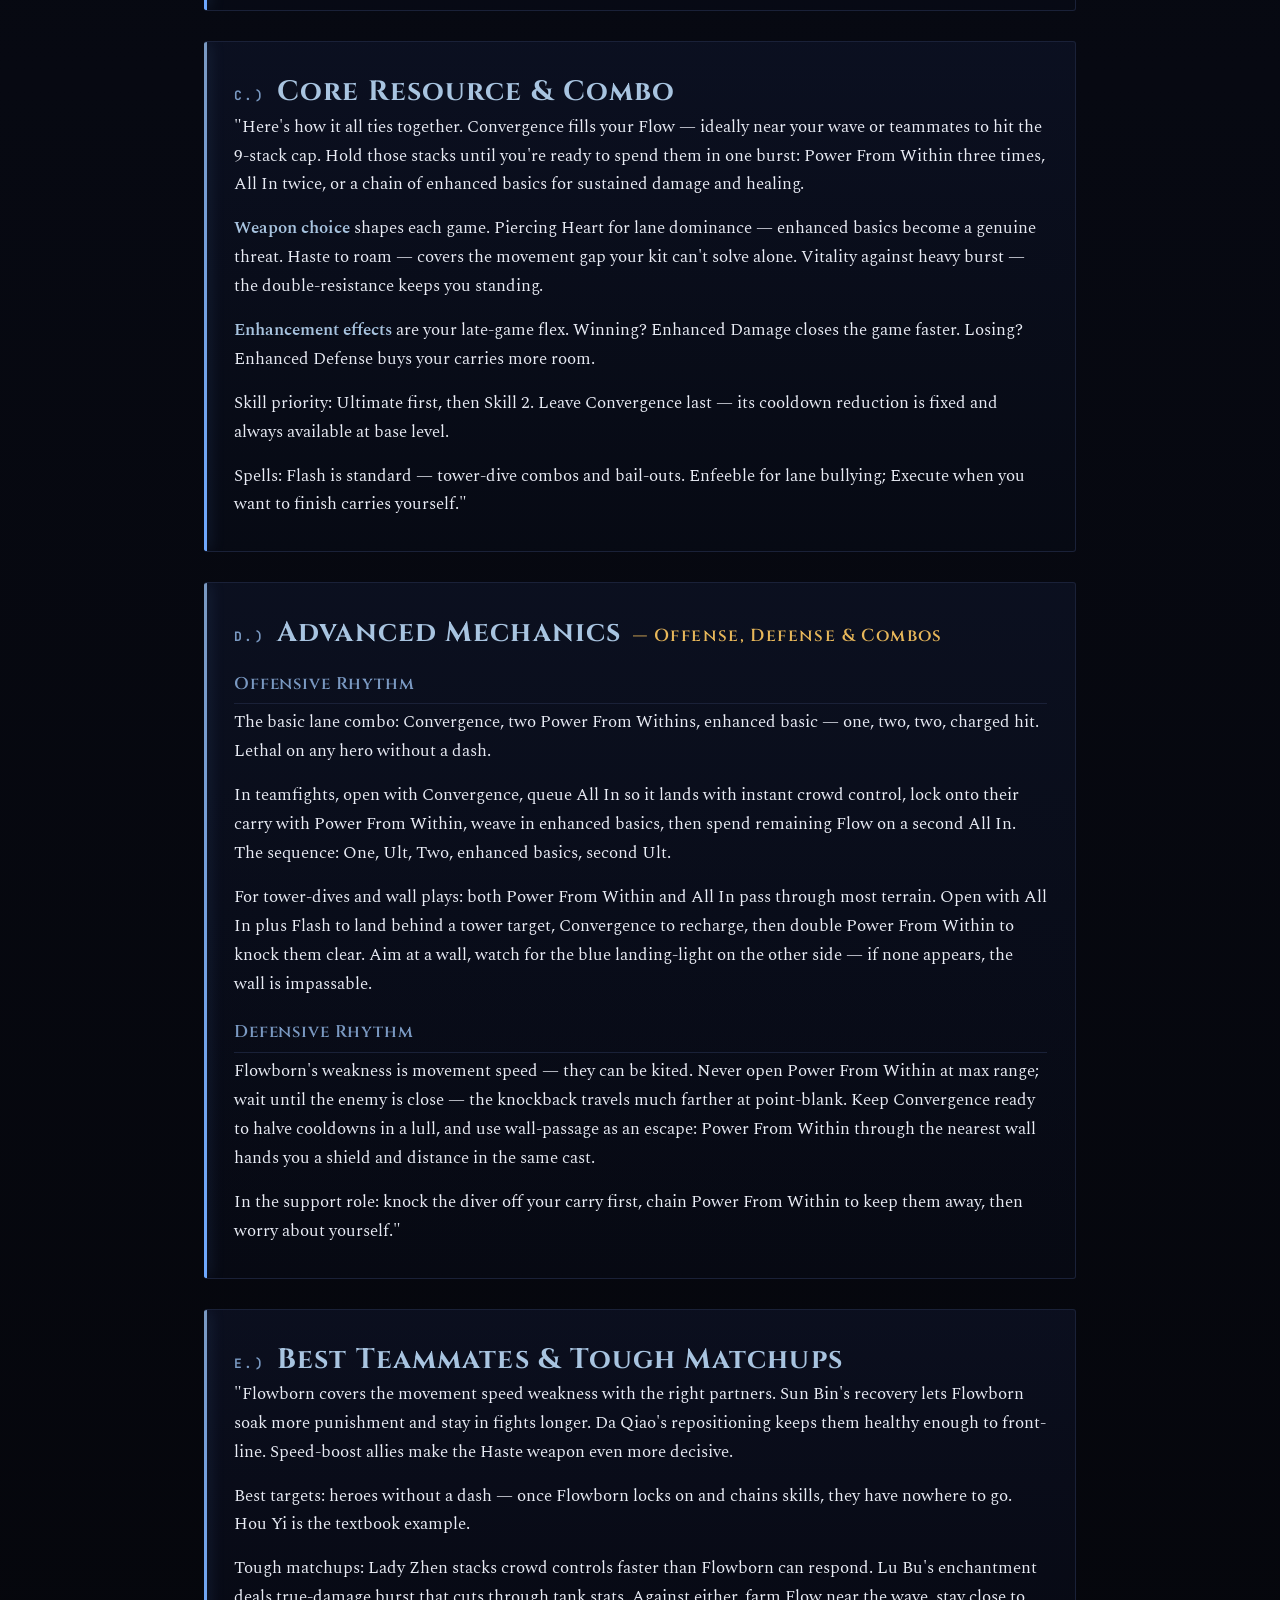
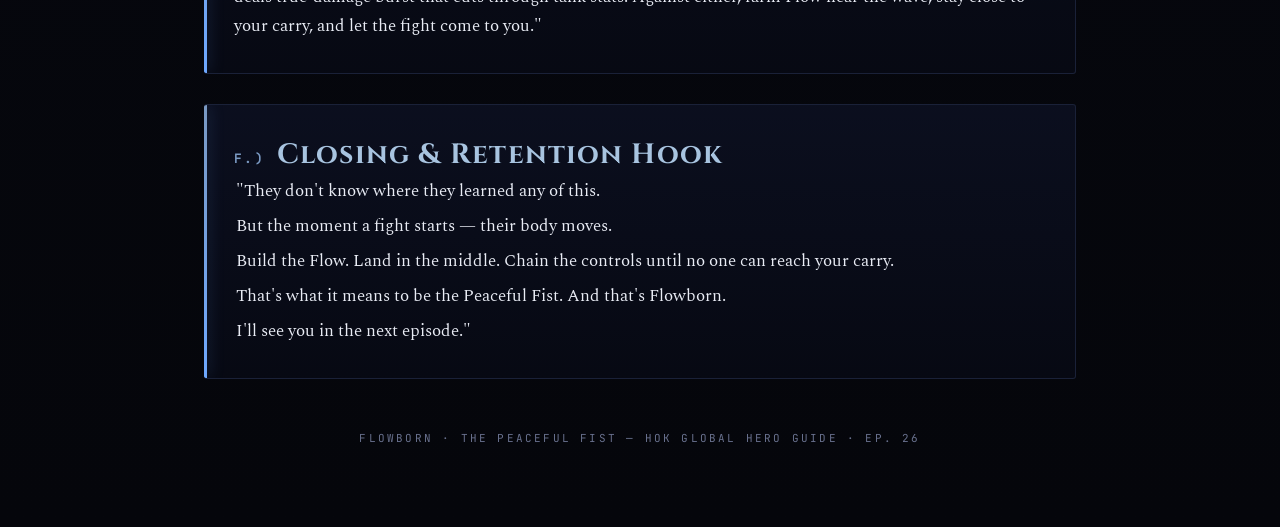
<file: flowborn.html>
<!DOCTYPE html>
<html lang="en">
<head>
<meta charset="UTF-8">
<meta name="viewport" content="width=device-width, initial-scale=1.0">
<title>Flowborn — The Peaceful Fist · Guide Script & Screenplay</title>
<link rel="preconnect" href="https://fonts.googleapis.com">
<link rel="preconnect" href="https://fonts.gstatic.com" crossorigin>
<link href="https://fonts.googleapis.com/css2?family=Cinzel:wght@500;600;700;900&family=Spectral:ital,wght@0,300;0,400;0,500;0,600;1,400&family=JetBrains+Mono:wght@500;700&display=swap" rel="stylesheet">
<link rel="stylesheet" href="shared.css">
<script defer src="shared.js"></script>
<style>
  :root{
    --void:#05060b;
    --panel-solid:#0e1326;
    --edge:#26304f;
    --edge-soft:#1a2138;
    --bolt:#6ea8ff;
    --bolt-bright:#a9ccff;
    --gold:#e7b75a;
    --gold-soft:#c9a25a;
    --paper:#e9ecf5;
    --paper-dim:#9aa3bd;
    --paper-faint:#69718e;
    --steel:#7a99c2;
    --steel-bright:#a8c4e0;
  }
  *{box-sizing:border-box;margin:0;padding:0}
  html{scroll-behavior:smooth}
  body{
    font-family:'Spectral',Georgia,serif;
    background:
      radial-gradient(1200px 700px at 50% -10%, rgba(90,130,200,.18), transparent 60%),
      radial-gradient(900px 600px at 85% 8%, rgba(110,168,255,.12), transparent 55%),
      linear-gradient(180deg,#05060b 0%,#070912 45%,#05060b 100%);
    color:var(--paper);line-height:1.7;min-height:100vh;padding:0 0 80px;
  }
  body::before{
    content:"";position:fixed;inset:0;pointer-events:none;z-index:0;opacity:.45;
    background-image:
      linear-gradient(rgba(110,168,255,.03) 1px,transparent 1px),
      linear-gradient(90deg,rgba(110,168,255,.03) 1px,transparent 1px);
    background-size:46px 46px;
    mask-image:radial-gradient(1000px 800px at 50% 0%,#000 30%,transparent 80%);
  }
  .wrap{max-width:920px;margin:0 auto;padding:0 24px;position:relative;z-index:1}

  /* MASTHEAD */
  header.mast{text-align:center;padding:64px 0 30px}
  .kicker{font-family:'JetBrains Mono',monospace;font-size:11px;letter-spacing:.42em;text-transform:uppercase;color:var(--steel);opacity:.9;margin-bottom:22px}
  .mast h1{
    font-family:'Cinzel',serif;font-weight:900;line-height:.98;
    font-size:clamp(48px,11vw,104px);letter-spacing:.02em;
    background:linear-gradient(180deg,#fff 0%,var(--steel-bright) 38%,var(--bolt) 105%);
    -webkit-background-clip:text;background-clip:text;color:transparent;
    text-shadow:0 0 60px rgba(110,168,255,.2);
  }
  .mast .epithet{font-family:'Cinzel',serif;font-weight:600;font-size:clamp(15px,3.6vw,22px);letter-spacing:.5em;text-transform:uppercase;color:var(--gold);margin-top:10px;padding-left:.5em}
  .mast .sub{margin-top:20px;color:var(--paper-dim);font-style:italic;font-size:16px;max-width:560px;margin-left:auto;margin-right:auto}
  .bolt-rule{width:120px;height:2px;margin:30px auto 0;background:linear-gradient(90deg,transparent,var(--steel),var(--bolt),transparent);box-shadow:0 0 18px rgba(110,168,255,.5)}
  .runtime{font-family:'JetBrains Mono',monospace;font-size:12px;color:var(--paper-faint);letter-spacing:.2em;margin-top:18px}

  /* TABS */
  .tabs{position:sticky;top:0;z-index:20;display:flex;gap:8px;justify-content:center;padding:14px 0 12px;margin:18px 0 8px;background:linear-gradient(180deg,#05060bef 60%,transparent);backdrop-filter:blur(4px)}
  .tab{font-family:'JetBrains Mono',monospace;font-weight:700;font-size:12px;letter-spacing:.18em;text-transform:uppercase;cursor:pointer;color:var(--paper-dim);background:var(--panel-solid);border:1px solid var(--edge);padding:11px 20px;border-radius:2px;transition:.22s}
  .tab:hover{color:var(--paper);border-color:var(--steel)}
  .tab.active{color:#060912;background:linear-gradient(180deg,var(--steel-bright),var(--steel));border-color:var(--steel);box-shadow:0 0 22px rgba(110,168,255,.35)}
  .view{display:none;animation:fade .4s ease}
  .view.active{display:block}
  @keyframes fade{from{opacity:0;transform:translateY(8px)}to{opacity:1;transform:none}}

  /* SCRIPT BLOCKS */
  .block{position:relative;margin:30px 0;padding:26px 28px 26px 30px;background:linear-gradient(180deg,rgba(14,19,38,.72),rgba(8,11,22,.72));border:1px solid var(--edge-soft);border-left:none;border-radius:3px;overflow:hidden}
  .block::before{content:"";position:absolute;left:0;top:0;bottom:0;width:3px;background:linear-gradient(180deg,var(--steel),var(--bolt));box-shadow:0 0 16px rgba(110,168,255,.4)}
  .block h2{font-family:'Cinzel',serif;font-weight:700;font-size:clamp(20px,4vw,28px);color:var(--steel-bright);letter-spacing:.04em;margin:8px 0 4px;line-height:1.15;display:flex;align-items:baseline;gap:12px}
  .section-label{font-family:'JetBrains Mono',monospace;font-weight:700;font-size:13px;letter-spacing:.18em;color:var(--steel);text-transform:uppercase;flex-shrink:0}
  .block h2 .tail{font-size:.62em;color:var(--gold);letter-spacing:.08em;font-weight:600}
  .vo{color:var(--paper);font-size:17px}
  .vo p{margin:0 0 6px}
  .vo .quote{display:block;margin:6px 0;padding-left:2px}
  .skill{font-family:'Cinzel',serif;font-weight:600;color:var(--gold);letter-spacing:.03em;display:block;margin:14px 0 1px;font-size:16px}
  .subhead{font-family:'Cinzel',serif;font-weight:600;color:var(--steel);letter-spacing:.05em;display:block;margin:20px 0 4px;font-size:17px;border-bottom:1px solid var(--edge-soft);padding-bottom:5px}
  .lead{font-weight:600;color:var(--steel-bright)}
  .vo .spacer{height:9px}

  /* SCREENPLAY */
  .sp-intro{margin:26px 0 8px;color:var(--paper-dim);font-style:italic;font-size:15px;border-left:2px solid var(--edge);padding-left:16px}
  .scene{margin:22px 0;border:1px solid var(--edge-soft);border-radius:3px;overflow:hidden;background:linear-gradient(180deg,rgba(12,16,32,.7),rgba(7,10,20,.7))}
  .scene-head{display:flex;align-items:center;gap:10px;flex-wrap:wrap;padding:12px 18px;background:rgba(110,168,255,.06);border-bottom:1px solid var(--edge-soft)}
  .scene-label{font-family:'JetBrains Mono',monospace;font-weight:700;font-size:11px;letter-spacing:.18em;color:var(--steel);text-transform:uppercase;flex-shrink:0}
  .scene-head .title{font-family:'Cinzel',serif;font-weight:600;font-size:15px;color:var(--steel-bright);letter-spacing:.06em;text-transform:uppercase}
  .scene-body{padding:6px 18px 16px}
  .row{display:flex;gap:0;border-bottom:1px dashed var(--edge-soft);padding:12px 0}
  .row:last-child{border-bottom:none}
  .row .lab{flex:0 0 90px;font-family:'JetBrains Mono',monospace;font-weight:700;font-size:10.5px;letter-spacing:.14em;text-transform:uppercase;padding-top:3px}
  .row.record .lab{color:var(--steel)}
  .row.show .lab{color:var(--bolt)}
  .row.reps .lab{color:var(--gold)}
  .row .val{flex:1;font-size:15.5px;color:var(--paper)}
  .row .val ul{list-style:none;margin:4px 0;padding:0}
  .row .val ul li{position:relative;padding-left:16px;margin:6px 0;font-size:15px}
  .row .val ul li::before{content:"–";position:absolute;left:0;color:var(--paper-faint)}

  footer{text-align:center;margin-top:50px;color:var(--paper-faint);font-family:'JetBrains Mono',monospace;font-size:11px;letter-spacing:.2em}

  @media print{
    body{background:#fff;color:#111}
    body::before{display:none}
    .tabs{display:none}
    .view{display:block!important}
    .view+.view{page-break-before:always}
    .mast h1{color:#1a2350;-webkit-text-fill-color:#1a2350}
    .mast .epithet{color:#8a6a14}
    .block,.scene{background:#fff;border-color:#bbb;break-inside:avoid}
    .block h2,.scene-head .title{color:#1a2350}
    .section-label,.scene-label{color:#1a2350}
    .vo,.row .val{color:#111}
    .skill{color:#8a6a14}
  }
  @media(max-width:600px){.row{flex-direction:column;gap:3px}.row .lab{flex:none}}
</style>
</head>
<body>
<div class="wrap">

  <header class="mast">
    <div class="kicker">Honor of Kings · Global · Hero Guide · Ep. 26</div>
    <h1>FLOWBORN</h1>
    <div class="epithet">The Peaceful Fist</div>
    <p class="sub">"They don't know where they learned any of this. But the moment a fight starts — their body moves."</p>
    <div class="bolt-rule"></div>
    <div class="runtime">FULL RUNTIME · ~4:10</div>
  </header>

  <nav class="tabs">
    <button class="tab active" data-view="script">📜 Full Script</button>
    <button class="tab" data-view="screenplay">🎬 Screenplay</button>
  </nav>

  <!-- ============================== SCRIPT ============================== -->
  <section class="view active" id="script">

    <div class="block">
      <h2><span class="section-label">A.)</span> Hook &amp; Identity</h2>
      <div class="vo">
        <span class="quote">"They walked out of Jixia Academy with no memory of how they learned to fight — and no idea what they're capable of.</span>
        <span class="quote">Doesn't matter. The moment a teammate needs covering, their body moves on its own.</span>
        <span class="quote">They don't need to understand the flow inside them. They just need to feel it — and trust it.</span>
        <span class="quote">Whether you're anchoring the solo lane or roaming as a support, the approach is the same — feel the Flow, and protect what matters.</span>
        <span class="quote">In this guide, I'll show you how to read the rhythm, chain the controls, and turn Flowborn into the Peaceful Fist."</span>
      </div>
    </div>

    <div class="block">
      <h2><span class="section-label">B.)</span> Skill Showcase</h2>
      <div class="vo">
        <p>"Flowborn's kit is built around one resource and one idea: build up, then unleash.</p>
        <span class="skill">Passive — Flow of the World</span>
        <p>At the base, Flowborn selects a weapon: Vitality for HP and defenses, Piercing Heart for HP and physical attack, Haste for HP and movement speed, Focus for HP and cooldown reduction. Spend one Flow stack on an enhanced basic — bonus physical damage and HP recovery, both scaling with max HP.</p>
        <span class="skill">Skill 1 — Convergence</span>
        <p>Channels the Flow — halving other skills' cooldowns, gaining up to 9 stacks, and recovering HP. Nearby teammates and every two minions add an extra stack and more healing. Knocks back enemies in the inner radius. Pop it near your wave or your team and you come out fully loaded.</p>
        <span class="skill">Skill 2 — Power From Within</span>
        <p>Charges at a locked-on target, knocking back units in the path, slashes for physical damage, and gains a shield for 3 seconds. Chain it on the same target and the crowd control escalates: second cast launches briefly, third launches longer. Spend 4 Flow stacks to reset the cooldown instantly. Locks onto targets through walls — useful for chasing or escaping.</p>
        <span class="skill">Ultimate — All In</span>
        <p>Leaps to a target location, knocks back enemies, deals physical damage with 50% bonus at the center. Spend 5 Flow stacks to land a second time. Queue any skill as you cast it and it fires on landing — Convergence skips its pre-animation, giving instant crowd control the frame you touch down."</p>
      </div>
    </div>

    <div class="block">
      <h2><span class="section-label">C.)</span> Core Resource &amp; Combo</h2>
      <div class="vo">
        <p>"Here's how it all ties together. Convergence fills your Flow — ideally near your wave or teammates to hit the 9-stack cap. Hold those stacks until you're ready to spend them in one burst: Power From Within three times, All In twice, or a chain of enhanced basics for sustained damage and healing.</p>
        <div class="spacer"></div>
        <p><span class="lead">Weapon choice</span> shapes each game. Piercing Heart for lane dominance — enhanced basics become a genuine threat. Haste to roam — covers the movement gap your kit can't solve alone. Vitality against heavy burst — the double-resistance keeps you standing.</p>
        <div class="spacer"></div>
        <p><span class="lead">Enhancement effects</span> are your late-game flex. Winning? Enhanced Damage closes the game faster. Losing? Enhanced Defense buys your carries more room.</p>
        <div class="spacer"></div>
        <p>Skill priority: Ultimate first, then Skill 2. Leave Convergence last — its cooldown reduction is fixed and always available at base level.</p>
        <div class="spacer"></div>
        <p>Spells: Flash is standard — tower-dive combos and bail-outs. Enfeeble for lane bullying; Execute when you want to finish carries yourself."</p>
      </div>
    </div>

    <div class="block">
      <h2><span class="section-label">D.)</span> Advanced Mechanics <span class="tail">— Offense, Defense &amp; Combos</span></h2>
      <div class="vo">
        <span class="subhead">Offensive Rhythm</span>
        <p>The basic lane combo: Convergence, two Power From Withins, enhanced basic — one, two, two, charged hit. Lethal on any hero without a dash.</p>
        <div class="spacer"></div>
        <p>In teamfights, open with Convergence, queue All In so it lands with instant crowd control, lock onto their carry with Power From Within, weave in enhanced basics, then spend remaining Flow on a second All In. The sequence: One, Ult, Two, enhanced basics, second Ult.</p>
        <div class="spacer"></div>
        <p>For tower-dives and wall plays: both Power From Within and All In pass through most terrain. Open with All In plus Flash to land behind a tower target, Convergence to recharge, then double Power From Within to knock them clear. Aim at a wall, watch for the blue landing-light on the other side — if none appears, the wall is impassable.</p>
        <span class="subhead">Defensive Rhythm</span>
        <p>Flowborn's weakness is movement speed — they can be kited. Never open Power From Within at max range; wait until the enemy is close — the knockback travels much farther at point-blank. Keep Convergence ready to halve cooldowns in a lull, and use wall-passage as an escape: Power From Within through the nearest wall hands you a shield and distance in the same cast.</p>
        <div class="spacer"></div>
        <p>In the support role: knock the diver off your carry first, chain Power From Within to keep them away, then worry about yourself."</p>
      </div>
    </div>

    <div class="block">
      <h2><span class="section-label">E.)</span> Best Teammates &amp; Tough Matchups</h2>
      <div class="vo">
        <p>"Flowborn covers the movement speed weakness with the right partners. Sun Bin's recovery lets Flowborn soak more punishment and stay in fights longer. Da Qiao's repositioning keeps them healthy enough to front-line. Speed-boost allies make the Haste weapon even more decisive.</p>
        <div class="spacer"></div>
        <p>Best targets: heroes without a dash — once Flowborn locks on and chains skills, they have nowhere to go. Hou Yi is the textbook example.</p>
        <div class="spacer"></div>
        <p>Tough matchups: Lady Zhen stacks crowd controls faster than Flowborn can respond. Lu Bu's enchantment deals true-damage burst that cuts through tank stats. Against either, farm Flow near the wave, stay close to your carry, and let the fight come to you."</p>
      </div>
    </div>

    <div class="block">
      <h2><span class="section-label">F.)</span> Closing &amp; Retention Hook</h2>
      <div class="vo">
        <span class="quote">"They don't know where they learned any of this.</span>
        <span class="quote">But the moment a fight starts — their body moves.</span>
        <span class="quote">Build the Flow. Land in the middle. Chain the controls until no one can reach your carry.</span>
        <span class="quote">That's what it means to be the Peaceful Fist. And that's Flowborn.</span>
        <span class="quote">I'll see you in the next episode."</span>
      </div>
    </div>

  </section>

  <!-- ============================== SCREENPLAY ============================== -->
  <section class="view" id="screenplay">

    <p class="sp-intro">Shooting screenplay — one section per script block, same names and order. Record = what to film. Show = what must be visible. Reps = takes and setup.</p>

    <div class="scene">
      <div class="scene-head"><span class="scene-label">A.)</span><span class="title">Hook &amp; Identity</span></div>
      <div class="scene-body">
        <div class="row record"><div class="lab">Record</div><div class="val">Cold open on Flowborn standing still at the edge of a teamfight — calm, unbothered. On "their body moves on its own," cut to a full-speed All In leap crashing into the enemy backline. End on a freeze of Flowborn's splash art or hero portrait.</div></div>
        <div class="row show"><div class="lab">Show</div><div class="val">The contrast between stillness and sudden explosive entry.</div></div>
        <div class="row reps"><div class="lab">Reps</div><div class="val">2 clean takes. Real match or practice range for the leap.</div></div>
      </div>
    </div>

    <div class="scene">
      <div class="scene-head"><span class="scene-label">B.)</span><span class="title">Skill Showcase</span></div>
      <div class="scene-body">
        <div class="row record"><div class="lab">Record</div><div class="val"><ul>
          <li>Passive — At the base menu, cycle through all four weapon options with stat tooltips visible. Then a practice-range clip of an enhanced basic landing — damage number and HP recovery tick both clearly readable.</li>
          <li>Skill 1 (Convergence) — Cast near a minion wave with a teammate present. Show Flow stacks filling to 9, cooldown reduction firing on other skills, and knockback on nearby enemies. Flow bar and skill cooldown timers must stay in frame.</li>
          <li>Skill 2 (Power From Within) — Three clips: (1) single charge showing knockback and shield gain; (2) back-to-back casts on the same target showing escalating launch — second brief, third longer; (3) wall-pass clip locking onto a target through terrain and arriving on the other side.</li>
          <li>Ultimate (All In) — Full sequence: leap, center hit with bonus damage, knockback. Second clip of All In fired twice (5 Flow stacks for the reset). Then the skill-queue trick: cast All In, immediately tap Convergence — show it fire on landing with no pre-animation.</li>
        </ul></div></div>
        <div class="row show"><div class="lab">Show</div><div class="val">Flow stack counter prominent in all clips. Each ability's key effect clearly readable — knockback, shield, launch durations, center vs edge damage on All In.</div></div>
        <div class="row reps"><div class="lab">Reps</div><div class="val">1–2 clean takes per ability. Practice range throughout.</div></div>
      </div>
    </div>

    <div class="scene">
      <div class="scene-head"><span class="scene-label">C.)</span><span class="title">Core Resource &amp; Combo</span></div>
      <div class="scene-body">
        <div class="row record"><div class="lab">Record</div><div class="val"><ul>
          <li>Flow loop — cast Convergence near a minion wave with teammates present, show the stack counter hitting 9. Then immediately spend in one burst: three Power From Withins back to back, or two All Ins. Make the fill-then-spend rhythm visible as one continuous clip.</li>
          <li>Weapon choice — screen-record the base weapon select with stat tooltips. Highlight Piercing Heart, Haste, and Vitality as the three primary picks.</li>
          <li>Enhancement effects — show the in-match enhancement toggle: Enhanced Damage while winning, Enhanced Defense while losing. Side-by-side stat comparison if possible.</li>
          <li>Skill priority — skill-up menu showing Ultimate levelled first, then Skill 2, Convergence last.</li>
          <li>Spells — spell select with Flash chosen; quick cuts to Enfeeble and Execute labelled as alternatives.</li>
        </ul></div></div>
        <div class="row show"><div class="lab">Show</div><div class="val">Enhancement toggle UI clearly visible; skill-level order readable on screen.</div></div>
        <div class="row reps"><div class="lab">Reps</div><div class="val">Screen recordings — 1 take each. No live gameplay needed.</div></div>
      </div>
    </div>

    <div class="scene">
      <div class="scene-head"><span class="scene-label">D.)</span><span class="title">Advanced Mechanics — Offense, Defense &amp; Combos</span></div>
      <div class="scene-body">
        <div class="row record"><div class="lab">Record</div><div class="val"><ul>
          <li>Basic lane combo — practice-range clip of the 1-2-2-enhanced basic sequence on a dummy, all inputs in order.</li>
          <li>Teamfight combo — real match or bot clip: Convergence, All In queued with no pre-animation on landing, Power From Within onto carry, enhanced basics, second All In. Label each step.</li>
          <li>Tower-dive and wall play — All In plus Flash landing behind a tower target, Convergence to recharge, two Power From Withins knocking them clear. Then: aim at a wall, show the blue landing-light on the other side and the through-wall arrival. Second clip: no blue light on an impassable wall, as contrast.</li>
          <li>Defensive patience — side-by-side: (1) Power From Within at max range, small knockback; (2) point-blank, large knockback. Then a clip of Convergence halving cooldowns in a lull.</li>
          <li>Support priority — Flowborn knocking a diver off a carry with Power From Within, chaining a second cast to keep them away. Carry survives.</li>
        </ul></div></div>
        <div class="row show"><div class="lab">Show</div><div class="val">Flow counter and cooldowns visible in all combo clips. Blue landing-light readable on wall-pass. Knockback distance difference obvious in the side-by-side.</div></div>
        <div class="row reps"><div class="lab">Reps</div><div class="val">2 clean takes per beat. Real match preferred for combos; practice range for wall-pass and knockback comparison.</div></div>
      </div>
    </div>

    <div class="scene">
      <div class="scene-head"><span class="scene-label">E.)</span><span class="title">Best Teammates &amp; Tough Matchups</span></div>
      <div class="scene-body">
        <div class="row record"><div class="lab">Record</div><div class="val"><ul>
          <li>Teammates — Sun Bin healing Flowborn through a sustained brawl; Da Qiao repositioning Flowborn into a better angle. Hero portrait badges for both slide in.</li>
          <li>Best target — Flowborn locking onto Hou Yi with Power From Within chaining into All In — no dash, no escape.</li>
          <li>Counters — Lady Zhen stacking crowd controls on Flowborn; Lu Bu's enchantment burst dropping their HP. Pair each with the correct response: Flowborn farming Flow near the wave.</li>
        </ul></div></div>
        <div class="row show"><div class="lab">Show</div><div class="val">Hero portraits for Sun Bin, Da Qiao, Hou Yi, Lady Zhen, and Lu Bu clearly visible. Crowd-control debuff icons readable on the Lady Zhen clip.</div></div>
        <div class="row reps"><div class="lab">Reps</div><div class="val">1–2 clips per matchup. Real match footage preferred.</div></div>
      </div>
    </div>

    <div class="scene">
      <div class="scene-head"><span class="scene-label">F.)</span><span class="title">Closing &amp; Retention Hook</span></div>
      <div class="scene-body">
        <div class="row record"><div class="lab">Record</div><div class="val">Slow outro montage — Flowborn absorbing hits, chaining controls, carry surviving. Land on Flowborn's splash art or hero portrait as music settles. Leave space for end-screen subscribe card and next-episode tease.</div></div>
        <div class="row show"><div class="lab">Show</div><div class="val">The "carry survives" moment clearly visible before the cut to splash art.</div></div>
        <div class="row reps"><div class="lab">Reps</div><div class="val">2 takes. Pull best teamfight clips from the session.</div></div>
      </div>
    </div>

  </section>

  <footer>FLOWBORN · THE PEACEFUL FIST — HOK GLOBAL HERO GUIDE · EP. 26</footer>

</div>
<script>
  const tabs=document.querySelectorAll('.tab');
  const views=document.querySelectorAll('.view');
  tabs.forEach(t=>t.addEventListener('click',()=>{
    tabs.forEach(x=>x.classList.remove('active'));
    views.forEach(v=>v.classList.remove('active'));
    t.classList.add('active');
    document.getElementById(t.dataset.view).classList.add('active');
    window.scrollTo({top:0,behavior:'smooth'});
  }));
</script>
</body>
</html>
</file>
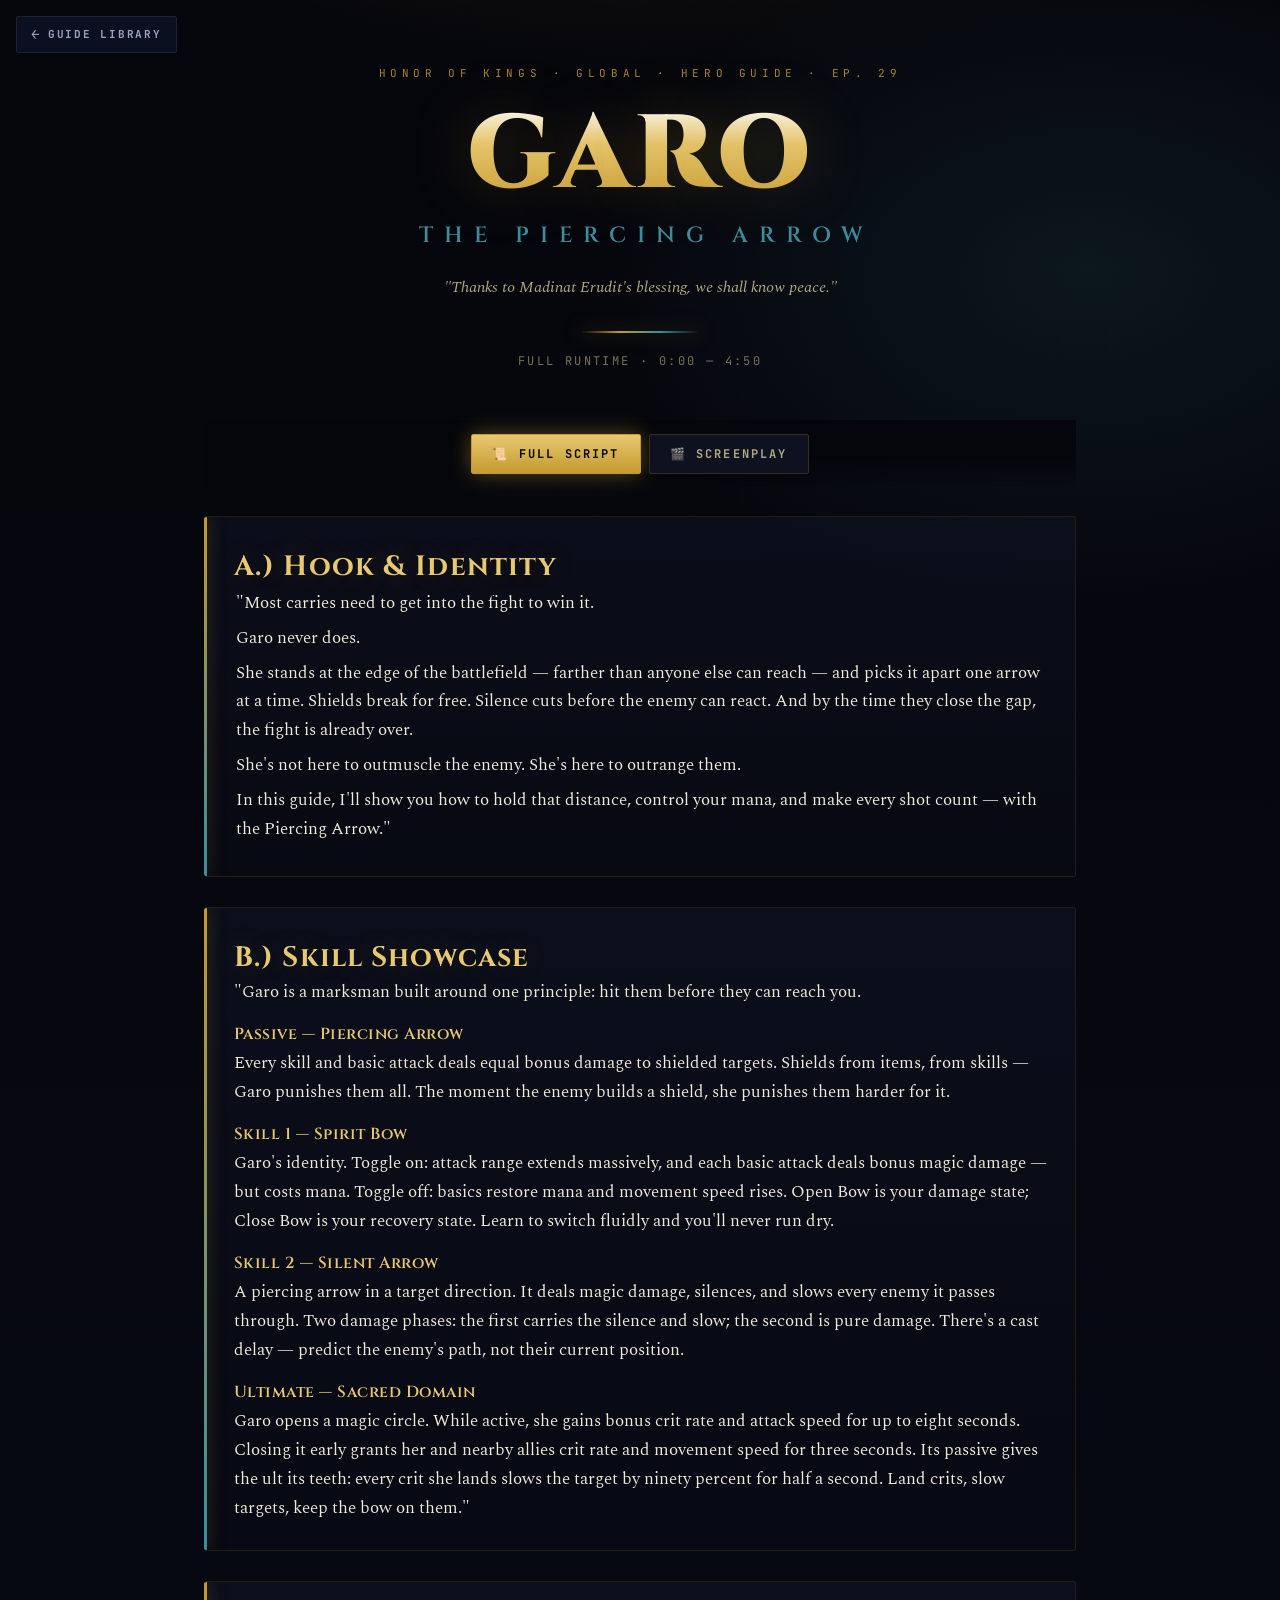
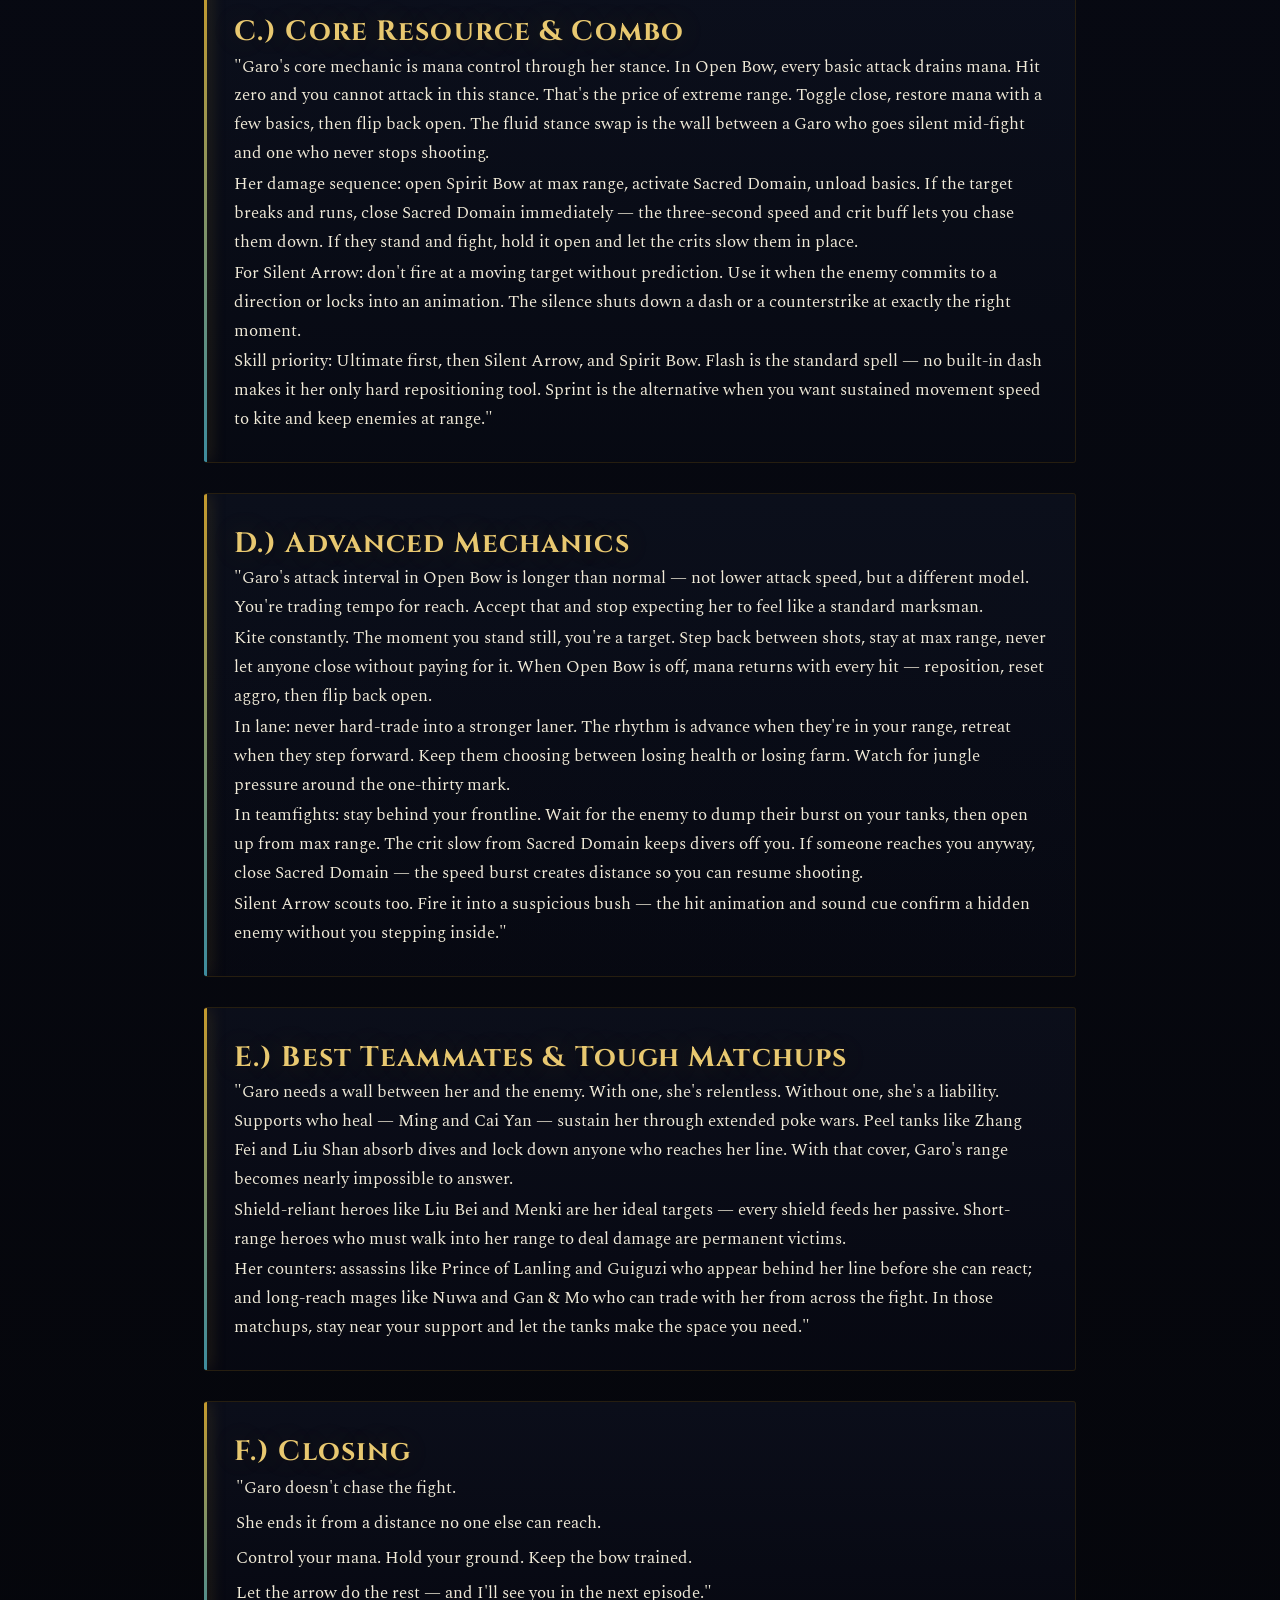
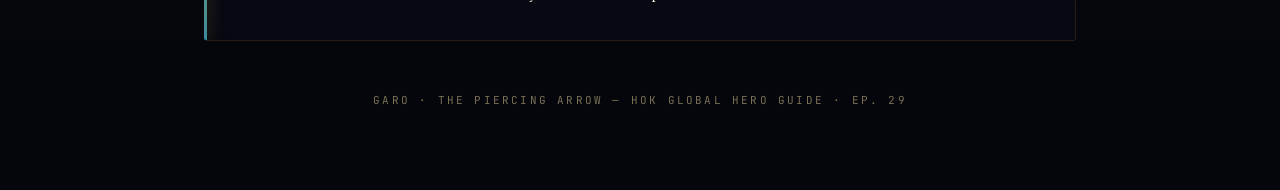
<file: garo.html>
<!DOCTYPE html>
<html lang="en">
<head>
<meta charset="UTF-8">
<meta name="viewport" content="width=device-width, initial-scale=1.0">
<title>Garo — The Piercing Arrow · Guide Script &amp; Screenplay</title>
<link rel="preconnect" href="https://fonts.googleapis.com">
<link rel="preconnect" href="https://fonts.gstatic.com" crossorigin>
<link href="https://fonts.googleapis.com/css2?family=Cinzel:wght@500;600;700;900&family=Spectral:ital,wght@0,300;0,400;0,500;0,600;1,400&family=JetBrains+Mono:wght@500;700&display=swap" rel="stylesheet">
<link rel="stylesheet" href="shared.css">
<script defer src="shared.js"></script>
<style>
  :root {
    --void:        #05060b;
    --ink:         #0b0e1a;
    --panel:       #10142400;
    --panel-solid: #0e1220;
    --edge:        #3a2e1a;
    --edge-soft:   #261e10;
    /* Garo accent palette — desert amber, teal-indigo, warm sand */
    --bolt:        #c49a2e;
    --bolt-bright: #e8c870;
    --volt:        #3d8c9e;
    --gold:        #e8c870;
    --gold-soft:   #c49a2e;
    --paper:       #f0ead8;
    --paper-dim:   #b0a882;
    --paper-faint: #7a7055;
    --danger:      #d4634a;
  }
  *, *::before, *::after { box-sizing: border-box; margin: 0; padding: 0; }
  html { scroll-behavior: smooth; }

  body {
    font-family: 'Spectral', Georgia, serif;
    background:
      radial-gradient(1200px 700px at 50% -10%, rgba(196,154,46,.16), transparent 60%),
      radial-gradient(900px 600px at 85% 8%,  rgba(61,140,158,.12), transparent 55%),
      linear-gradient(180deg, #05060b 0%, #070912 45%, #05060b 100%);
    color: var(--paper);
    line-height: 1.7;
    min-height: 100vh;
    padding: 0 0 80px;
  }

  body::before {
    content: ""; position: fixed; inset: 0; pointer-events: none; z-index: 0; opacity: .45;
    background-image:
      linear-gradient(rgba(196,154,46,.03) 1px, transparent 1px),
      linear-gradient(90deg, rgba(196,154,46,.03) 1px, transparent 1px);
    background-size: 46px 46px;
    mask-image: radial-gradient(1000px 800px at 50% 0%, #000 30%, transparent 80%);
  }

  .wrap { max-width: 920px; margin: 0 auto; padding: 0 24px; position: relative; z-index: 1; }

  /* ── MASTHEAD ── */
  header.mast { text-align: center; padding: 64px 0 30px; position: relative; }
  .kicker {
    font-family: 'JetBrains Mono', monospace; font-size: 11px;
    letter-spacing: .42em; text-transform: uppercase;
    color: var(--bolt); opacity: .85; margin-bottom: 22px;
  }
  .mast h1 {
    font-family: 'Cinzel', serif; font-weight: 900; line-height: .98;
    font-size: clamp(48px, 11vw, 104px); letter-spacing: .02em;
    background: linear-gradient(180deg, #fff 0%, var(--bolt-bright) 38%, var(--gold-soft) 105%);
    -webkit-background-clip: text; background-clip: text; color: transparent;
    text-shadow: 0 0 60px rgba(196,154,46,.25);
  }
  .mast .epithet {
    font-family: 'Cinzel', serif; font-weight: 600;
    font-size: clamp(15px, 3.6vw, 22px); letter-spacing: .5em;
    text-transform: uppercase; color: var(--volt);
    margin-top: 10px; padding-left: .5em;
  }
  .mast .sub {
    margin-top: 20px; color: var(--paper-dim); font-style: italic;
    font-size: 16px; max-width: 560px; margin-left: auto; margin-right: auto;
  }
  .bolt-rule {
    width: 120px; height: 2px; margin: 30px auto 0;
    background: linear-gradient(90deg, transparent, var(--bolt), var(--volt), transparent);
    box-shadow: 0 0 18px rgba(196,154,46,.5);
  }
  .runtime {
    font-family: 'JetBrains Mono', monospace; font-size: 12px;
    color: var(--paper-faint); letter-spacing: .2em; margin-top: 18px;
  }

  /* ── TABS ── */
  .tabs {
    position: sticky; top: 0; z-index: 20; display: flex; gap: 8px; justify-content: center;
    padding: 14px 0 12px; margin: 18px 0 8px;
    background: linear-gradient(180deg, #05060bef 60%, transparent);
    backdrop-filter: blur(4px);
  }
  .tab {
    font-family: 'JetBrains Mono', monospace; font-weight: 700; font-size: 12px;
    letter-spacing: .18em; text-transform: uppercase; cursor: pointer;
    color: var(--paper-dim); background: var(--panel-solid);
    border: 1px solid var(--edge); padding: 11px 20px; border-radius: 2px;
    transition: .22s;
  }
  .tab:hover { color: var(--paper); border-color: var(--bolt); }
  .tab.active {
    color: #06080e; background: linear-gradient(180deg, var(--bolt-bright), var(--bolt));
    border-color: var(--bolt); box-shadow: 0 0 22px rgba(196,154,46,.45);
  }
  .view { display: none; animation: fade .4s ease; }
  .view.active { display: block; }
  @keyframes fade { from { opacity: 0; transform: translateY(8px); } to { opacity: 1; transform: none; } }

  /* ── SCRIPT BLOCKS ── */
  .block {
    position: relative; margin: 30px 0; padding: 26px 28px 26px 30px;
    background: linear-gradient(180deg, rgba(14,18,32,.72), rgba(8,10,20,.72));
    border: 1px solid var(--edge-soft); border-left: none; border-radius: 3px;
    overflow: hidden;
  }
  .block::before {
    content: ""; position: absolute; left: 0; top: 0; bottom: 0; width: 3px;
    background: linear-gradient(180deg, var(--bolt), var(--volt));
    box-shadow: 0 0 16px rgba(196,154,46,.55);
  }
  .block .ts {
    display: inline-block; font-family: 'JetBrains Mono', monospace; font-weight: 700;
    font-size: 12px; letter-spacing: .12em; color: #06080e;
    background: linear-gradient(90deg, var(--gold), var(--gold-soft));
    padding: 4px 12px; border-radius: 2px; margin-bottom: 6px;
  }
  .block h2 {
    font-family: 'Cinzel', serif; font-weight: 700;
    font-size: clamp(20px, 4vw, 28px); color: var(--bolt-bright);
    letter-spacing: .04em; margin: 8px 0 4px; line-height: 1.15;
    text-shadow: 0 0 30px rgba(196,154,46,.2);
  }
  .block h2 .tail { font-size: .62em; color: var(--volt); letter-spacing: .08em; font-weight: 600; }
  .vo { color: var(--paper); font-size: 17px; }
  .vo p { margin: 0 0 2px; }
  .vo .quote { display: block; margin: 6px 0; padding-left: 2px; }
  .skill {
    font-family: 'Cinzel', serif; font-weight: 600; color: var(--gold);
    letter-spacing: .03em; display: block; margin: 14px 0 1px; font-size: 16px;
  }
  .subhead {
    font-family: 'Cinzel', serif; font-weight: 600; color: var(--bolt);
    letter-spacing: .05em; display: block; margin: 20px 0 4px; font-size: 17px;
    border-bottom: 1px solid var(--edge-soft); padding-bottom: 5px;
  }
  .lead { font-weight: 600; color: var(--bolt-bright); }
  .vo .spacer { height: 9px; }
  .vo ul { list-style: none; margin: 6px 0; padding: 0; }
  .vo ul li { position: relative; padding-left: 20px; margin: 7px 0; }
  .vo ul li::before {
    content: "🏹"; position: absolute; left: 0; top: 0; font-size: 12px;
    color: var(--bolt); filter: drop-shadow(0 0 4px rgba(196,154,46,.7));
  }
  em.note { color: var(--paper-dim); }

  /* ── SCREENPLAY ── */
  .sp-intro {
    margin: 26px 0 8px; color: var(--paper-dim); font-style: italic; font-size: 15px;
    border-left: 2px solid var(--edge); padding-left: 16px;
  }
  .scene {
    margin: 22px 0; border: 1px solid var(--edge-soft); border-radius: 3px; overflow: hidden;
    background: linear-gradient(180deg, rgba(12,16,32,.7), rgba(7,10,20,.7));
  }
  .scene-head {
    display: flex; align-items: center; gap: 14px; flex-wrap: wrap;
    padding: 12px 18px; background: rgba(196,154,46,.07);
    border-bottom: 1px solid var(--edge-soft);
  }
  .scene-head .ts {
    font-family: 'JetBrains Mono', monospace; font-weight: 700; font-size: 12px;
    color: #06080e; background: linear-gradient(90deg, var(--gold), var(--gold-soft));
    padding: 4px 11px; border-radius: 2px; letter-spacing: .08em;
  }
  .scene-head .title {
    font-family: 'Cinzel', serif; font-weight: 600; font-size: 15px;
    color: var(--bolt-bright); letter-spacing: .06em; text-transform: uppercase;
  }
  .scene-body { padding: 6px 18px 16px; }
  .row { display: flex; gap: 0; border-bottom: 1px dashed var(--edge-soft); padding: 12px 0; }
  .row:last-child { border-bottom: none; }
  .row .lab {
    flex: 0 0 116px; font-family: 'JetBrains Mono', monospace; font-weight: 700;
    font-size: 10.5px; letter-spacing: .14em; text-transform: uppercase; padding-top: 3px;
  }
  .row.record .lab { color: var(--bolt); }
  .row.show .lab { color: var(--volt); }
  .row.reps .lab { color: var(--gold-soft); }
  .row .val { flex: 1; font-size: 15.5px; color: var(--paper); }
  .row .val .ost-text {
    font-family: 'JetBrains Mono', monospace; font-size: 13px; color: var(--bolt-bright);
    background: rgba(196,154,46,.08); border: 1px solid var(--edge-soft);
    padding: 2px 8px; border-radius: 2px; display: inline-block; margin: 2px 4px 2px 0;
  }
  .row .val .none { color: var(--paper-faint); font-style: italic; }

  footer {
    text-align: center; margin-top: 50px; color: var(--paper-faint);
    font-family: 'JetBrains Mono', monospace; font-size: 11px; letter-spacing: .2em;
  }

  @media print {
    body { background: #fff; color: #111; }
    body::before { display: none; }
    .tabs { display: none; }
    .view { display: block !important; }
    .view + .view { page-break-before: always; }
    .mast h1 { color: #2a1f00; -webkit-text-fill-color: #2a1f00; }
    .block, .scene { background: #fff; border-color: #bbb; break-inside: avoid; }
    .block h2, .scene-head .title { color: #2a1f00; }
    .vo, .row .val { color: #111; }
    .skill { color: #8a6a14; }
    .block .ts, .scene-head .ts { background: #2a1f00; color: #fff; }
  }
  @media (max-width: 600px) {
    .row { flex-direction: column; gap: 3px; }
    .row .lab { flex: none; }
  }
</style>
</head>
<body>
<div class="wrap">

  <header class="mast">
    <div class="kicker">Honor of Kings · Global · Hero Guide · Ep. 29</div>
    <h1>GARO</h1>
    <div class="epithet">The Piercing Arrow</div>
    <p class="sub">"Thanks to Madinat Erudit's blessing, we shall know peace."</p>
    <div class="bolt-rule"></div>
    <div class="runtime">FULL RUNTIME · 0:00 — 4:50</div>
  </header>

  <nav class="tabs">
    <button class="tab active" data-view="script">📜 Full Script</button>
    <button class="tab" data-view="screenplay">🎬 Screenplay</button>
  </nav>

  <!-- ============================== FULL SCRIPT ============================== -->
  <section class="view active" id="script">

    <div class="block">
      <h2>A.) Hook &amp; Identity</h2>
      <div class="vo">
        <span class="quote">"Most carries need to get into the fight to win it.</span>
        <span class="quote">Garo never does.</span>
        <span class="quote">She stands at the edge of the battlefield — farther than anyone else can reach — and picks it apart one arrow at a time. Shields break for free. Silence cuts before the enemy can react. And by the time they close the gap, the fight is already over.</span>
        <span class="quote">She's not here to outmuscle the enemy. She's here to outrange them.</span>
        <span class="quote">In this guide, I'll show you how to hold that distance, control your mana, and make every shot count — with the Piercing Arrow."</span>
      </div>
    </div>

    <div class="block">
      <h2>B.) Skill Showcase</h2>
      <div class="vo">
        <p>"Garo is a marksman built around one principle: hit them before they can reach you.</p>
        <span class="skill">Passive — Piercing Arrow</span>
        <p>Every skill and basic attack deals equal bonus damage to shielded targets. Shields from items, from skills — Garo punishes them all. The moment the enemy builds a shield, she punishes them harder for it.</p>
        <span class="skill">Skill 1 — Spirit Bow</span>
        <p>Garo's identity. Toggle on: attack range extends massively, and each basic attack deals bonus magic damage — but costs mana. Toggle off: basics restore mana and movement speed rises. Open Bow is your damage state; Close Bow is your recovery state. Learn to switch fluidly and you'll never run dry.</p>
        <span class="skill">Skill 2 — Silent Arrow</span>
        <p>A piercing arrow in a target direction. It deals magic damage, silences, and slows every enemy it passes through. Two damage phases: the first carries the silence and slow; the second is pure damage. There's a cast delay — predict the enemy's path, not their current position.</p>
        <span class="skill">Ultimate — Sacred Domain</span>
        <p>Garo opens a magic circle. While active, she gains bonus crit rate and attack speed for up to eight seconds. Closing it early grants her and nearby allies crit rate and movement speed for three seconds. Its passive gives the ult its teeth: every crit she lands slows the target by ninety percent for half a second. Land crits, slow targets, keep the bow on them."</p>
      </div>
    </div>

    <div class="block">
      <h2>C.) Core Resource &amp; Combo</h2>
      <div class="vo">
        <p>"Garo's core mechanic is mana control through her stance. In Open Bow, every basic attack drains mana. Hit zero and you cannot attack in this stance. That's the price of extreme range. Toggle close, restore mana with a few basics, then flip back open. The fluid stance swap is the wall between a Garo who goes silent mid-fight and one who never stops shooting.</p>
        <p>Her damage sequence: open Spirit Bow at max range, activate Sacred Domain, unload basics. If the target breaks and runs, close Sacred Domain immediately — the three-second speed and crit buff lets you chase them down. If they stand and fight, hold it open and let the crits slow them in place.</p>
        <p>For Silent Arrow: don't fire at a moving target without prediction. Use it when the enemy commits to a direction or locks into an animation. The silence shuts down a dash or a counterstrike at exactly the right moment.</p>
        <p>Skill priority: Ultimate first, then Silent Arrow, and Spirit Bow. Flash is the standard spell — no built-in dash makes it her only hard repositioning tool. Sprint is the alternative when you want sustained movement speed to kite and keep enemies at range."</p>
      </div>
    </div>

    <div class="block">
      <h2>D.) Advanced Mechanics</h2>
      <div class="vo">
        <p>"Garo's attack interval in Open Bow is longer than normal — not lower attack speed, but a different model. You're trading tempo for reach. Accept that and stop expecting her to feel like a standard marksman.</p>
        <p>Kite constantly. The moment you stand still, you're a target. Step back between shots, stay at max range, never let anyone close without paying for it. When Open Bow is off, mana returns with every hit — reposition, reset aggro, then flip back open.</p>
        <p>In lane: never hard-trade into a stronger laner. The rhythm is advance when they're in your range, retreat when they step forward. Keep them choosing between losing health or losing farm. Watch for jungle pressure around the one-thirty mark.</p>
        <p>In teamfights: stay behind your frontline. Wait for the enemy to dump their burst on your tanks, then open up from max range. The crit slow from Sacred Domain keeps divers off you. If someone reaches you anyway, close Sacred Domain — the speed burst creates distance so you can resume shooting.</p>
        <p>Silent Arrow scouts too. Fire it into a suspicious bush — the hit animation and sound cue confirm a hidden enemy without you stepping inside."</p>
      </div>
    </div>

    <div class="block">
      <h2>E.) Best Teammates &amp; Tough Matchups</h2>
      <div class="vo">
        <p>"Garo needs a wall between her and the enemy. With one, she's relentless. Without one, she's a liability.
        Supports who heal — Ming and Cai Yan — sustain her through extended poke wars. Peel tanks like Zhang Fei and Liu Shan absorb dives and lock down anyone who reaches her line. With that cover, Garo's range becomes nearly impossible to answer.</p>
        <p>Shield-reliant heroes like Liu Bei and Menki are her ideal targets — every shield feeds her passive. Short-range heroes who must walk into her range to deal damage are permanent victims.</p>
        <p>Her counters: assassins like Prince of Lanling and Guiguzi who appear behind her line before she can react; and long-reach mages like Nuwa and Gan &amp; Mo who can trade with her from across the fight. In those matchups, stay near your support and let the tanks make the space you need."</p>
      </div>
    </div>

    <div class="block">
      <h2>F.) Closing</h2>
      <div class="vo">
        <span class="quote">"Garo doesn't chase the fight.</span>
        <span class="quote">She ends it from a distance no one else can reach.</span>
        <span class="quote">Control your mana. Hold your ground. Keep the bow trained.</span>
        <span class="quote">Let the arrow do the rest — and I'll see you in the next episode."</span>
      </div>
    </div>

  </section>

  <!-- ============================== SCREENPLAY ============================== -->
  <section class="view" id="screenplay">

    <p class="sp-intro">Shooting screenplay broken into production beats. <b>Record</b> = what to film. <b>Show</b> = what must be visible on screen. <b>Reps</b> = take count and environment.</p>

    <!-- A.) Hook & Identity -->
    <div class="scene">
      <div class="scene-head"><span class="title">A.) Hook &amp; Identity</span></div>
      <div class="scene-body">
        <div class="row record">
          <div class="lab">Record</div>
          <div class="val">
            <ul>
              <li>Open on Garo standing completely still in or near a ruined desert environment — use a real match clip or the loading screen idle if available. She should not be attacking or moving. The camera holds on her for 2–3 seconds while the world suggests conflict around her (distant combat sounds or a fire particle in the environment).
                <br><br>What happens: Creates the contrast of stillness before action.
                <br>Setup: Real match footage preferred. Curate from existing recordings — even a quiet moment between engagements works.</li>
              <li>Cut immediately to Garo using Skill 1 (Spirit Bow toggle ON) and landing a long-range basic attack kill on an enemy hero from maximum range. The enemy must be far away — the distance should look extreme.
                <br><br>What happens: The kill-notification banner appears on screen. Garo does not move to reach the enemy — the arrow travels the full distance.
                <br>Setup: Real match footage. Find or record a kill where Garo is far from the target.</li>
            </ul>
          </div>
        </div>
        <div class="row show">
          <div class="lab">Show</div>
          <div class="val">The distance between Garo and her kill target must be clearly visible. The kill-notification banner must appear on screen in the second clip.</div>
        </div>
        <div class="row reps">
          <div class="lab">Reps</div>
          <div class="val">2 clips total. Curate from existing match recordings.</div>
        </div>
      </div>
    </div>

    <!-- B.) Skill Showcase — Passive -->
    <div class="scene">
      <div class="scene-head"><span class="title">B.) Skill Showcase — Passive: Piercing Arrow</span></div>
      <div class="scene-body">
        <div class="row record">
          <div class="lab">Record</div>
          <div class="val">
            <ul>
              <li>In the practice range, find an enemy hero dummy that currently has a shield active (or use a match clip where an enemy has a shield visible above their health bar). Land one basic attack on them with no shield present — note the normal damage number. Then let them have a shield active and land another basic attack — a second equal damage number appears separately.
                <br><br>What happens: Two damage numbers pop up when the shield is present. Only one pops up without a shield.
                <br>Setup: Practice range against a shielded hero, or real match clip where an enemy shield is clearly visible on screen.</li>
            </ul>
          </div>
        </div>
        <div class="row show">
          <div class="lab">Show</div>
          <div class="val">Both damage numbers — the normal hit and the bonus hit from the passive — must be visible and readable on screen at the same time. The shield icon above the enemy must also be visible.</div>
        </div>
        <div class="row reps">
          <div class="lab">Reps</div>
          <div class="val">2 clean takes. Practice range preferred for legibility.</div>
        </div>
      </div>
    </div>

    <!-- B.) Skill Showcase — Skill 1 -->
    <div class="scene">
      <div class="scene-head"><span class="title">B.) Skill Showcase — Skill 1: Spirit Bow</span></div>
      <div class="scene-body">
        <div class="row record">
          <div class="lab">Record</div>
          <div class="val">
            <ul>
              <li>Clip 1 — Open Bow state: Garo taps Skill 1 to toggle ON. She then fires a basic attack at a dummy. Show the mana bar decreasing after each shot.
                <br><br>What happens: The attack range is visibly extended — the attack fires from a much greater distance than normal. A small mana cost appears each time she fires.
                <br>Setup: Practice range. Keep the mana bar clearly in frame.</li>
              <li>Clip 2 — Close Bow state: Garo taps Skill 1 again to toggle OFF. She then fires a basic attack.
                <br><br>What happens: The mana bar increases (restores) with each basic attack landed. Her movement speed icon or speed indicator shows a boost.
                <br>Setup: Same practice range clip, filmed immediately after the Open Bow clip so the toggle is visible.</li>
            </ul>
          </div>
        </div>
        <div class="row show">
          <div class="lab">Show</div>
          <div class="val">The mana bar must be visible and readable in both clips. In Open Bow, it must visibly decrease. In Close Bow, it must visibly increase. The distance difference between attack states should be apparent — ideally with the dummy at a distance that would be out of normal range.</div>
        </div>
        <div class="row reps">
          <div class="lab">Reps</div>
          <div class="val">2 takes of each state (4 clips total). Practice range.</div>
        </div>
      </div>
    </div>

    <!-- B.) Skill Showcase — Skill 2 -->
    <div class="scene">
      <div class="scene-head"><span class="title">B.) Skill Showcase — Skill 2: Silent Arrow</span></div>
      <div class="scene-body">
        <div class="row record">
          <div class="lab">Record</div>
          <div class="val">
            <ul>
              <li>Clip 1 — Piercing through multiple enemies: In the practice range, line up 2–3 enemy dummies in a straight line. Fire Skill 2 through the line. All of them take damage and show a silence/slow icon.
                <br><br>What happens: The arrow travels in a straight line through each dummy, hitting all of them. Silence and slow icons appear on each hit enemy.
                <br>Setup: Practice range. Line up dummies or use a match clip where the arrow hits multiple enemies in a lane.</li>
              <li>Clip 2 — Cast delay (prediction required): In a real match or custom game, fire Skill 2 at a moving enemy who is running in a straight line. Lead the shot so the arrow arrives where they will be, not where they are.
                <br><br>What happens: The arrow fires and there is a visible travel delay before it hits. The shot lands because the arrow was aimed ahead of the moving target.
                <br>Setup: Custom game or real match. The travel delay and the moving enemy must both be visible.</li>
            </ul>
          </div>
        </div>
        <div class="row show">
          <div class="lab">Show</div>
          <div class="val">Clip 1: The silence icon on each hit enemy must be visible. Clip 2: The arrow travel time (the brief gap between firing and impact) must be visible — slow down to 50% if needed in post.</div>
        </div>
        <div class="row reps">
          <div class="lab">Reps</div>
          <div class="val">2 takes of each clip. Practice range for clip 1; real match or custom game for clip 2.</div>
        </div>
      </div>
    </div>

    <!-- B.) Skill Showcase — Ultimate -->
    <div class="scene">
      <div class="scene-head"><span class="title">B.) Skill Showcase — Ultimate: Sacred Domain</span></div>
      <div class="scene-body">
        <div class="row record">
          <div class="lab">Record</div>
          <div class="val">
            <ul>
              <li>Clip 1 — Ult active state: Garo activates the Ultimate (Sacred Domain). She then fires several basic attacks at a dummy while the magic circle is active. Show the enhanced crit rate and attack speed while she attacks inside the circle.
                <br><br>What happens: Crit hits register on the dummy. Each crit triggers a slow icon on the dummy (the 90% slow passive).
                <br>Setup: Practice range. Keep the ultimate skill icon timer visible to show it is active.</li>
              <li>Clip 2 — Early close for movement speed: Garo activates the Ultimate, lands a couple of attacks, then manually closes it early by pressing the button again. She immediately gains a movement speed boost and runs.
                <br><br>What happens: The magic circle disappears. Garo's movement speed visibly increases for about 3 seconds — show her running away from the original position.
                <br>Setup: Practice range or real match. The speed boost must be noticeable.</li>
            </ul>
          </div>
        </div>
        <div class="row show">
          <div class="lab">Show</div>
          <div class="val">Clip 1: The slow icon appearing on the enemy after a crit must be visible. Clip 2: The movement speed increase after closing the ult must be visible — compare her movement to before the close.</div>
        </div>
        <div class="row reps">
          <div class="lab">Reps</div>
          <div class="val">2 takes of each clip. Practice range preferred for legibility.</div>
        </div>
      </div>
    </div>

    <!-- C.) Core Resource & Combo -->
    <div class="scene">
      <div class="scene-head"><span class="title">C.) Core Resource &amp; Combo</span></div>
      <div class="scene-body">
        <div class="row record">
          <div class="lab">Record</div>
          <div class="val">
            <ul>
              <li>Mana drain and toggle recovery: In the practice range, Garo activates Skill 1 (Open Bow) and fires basic attacks repeatedly at a dummy until her mana runs low. She then toggles Skill 1 OFF (Close Bow) and fires a few basics — show mana restoring. Then she toggles back ON.
                <br><br>What happens: The mana bar drains in Open Bow, refills in Close Bow, and the player is back in Open Bow ready to output again.
                <br>Setup: Practice range. The full mana bar must be visible the entire time.</li>
              <li>Damage sequence — chase variation: Garo uses Skill 1 (Open Bow) on an enemy, fires basics from max range, activates the Ultimate (Sacred Domain), lands more attacks with crits. The enemy starts running. Garo immediately closes the Ultimate — she gains movement speed and chases the enemy down.
                <br><br>What happens: The enemy is running low health. After Garo closes the ult, she catches up due to the speed burst and finishes them.
                <br>Setup: Real match footage. The closing of the ult and the resulting speed chase must be in one continuous clip.</li>
              <li>Silent Arrow prediction: Garo fires Skill 2 at a moving enemy. The arrow is aimed ahead of the target — it hits them because of the prediction, not a direct aim.
                <br><br>What happens: The moving enemy walks into the arrow path and gets silenced.
                <br>Setup: Real match or custom game. The enemy must be moving when the arrow is fired.</li>
              <li>Skill priority and spell screen: Screen record the in-game level-up menu showing Ultimate levelled first, then Skill 2, then Skill 1. Cut to the spell selection screen showing Flash selected, then a second cut showing Sprint as the alternative pick.
                <br><br>What happens: The levelling order is clearly visible. Flash appears as the primary option; Sprint appears as the kiting alternative.
                <br>Setup: In-game menus. Two separate spell-screen recordings.</li>
            </ul>
          </div>
        </div>
        <div class="row show">
          <div class="lab">Show</div>
          <div class="val">Mana clip: the mana bar must fill and empty visibly. Damage sequence: the ult close and the resulting speed chase must be in the same clip. Spell screen: Flash and Sprint must each be clearly selected and readable in their respective clips.</div>
        </div>
        <div class="row reps">
          <div class="lab">Reps</div>
          <div class="val">2 takes of mana clip; 1–2 takes of damage sequence and prediction clip from real match footage; 1 take of skill/spell screen recording.</div>
        </div>
      </div>
    </div>

    <!-- D.) Advanced Mechanics -->
    <div class="scene">
      <div class="scene-head"><span class="title">D.) Advanced Mechanics</span></div>
      <div class="scene-body">
        <div class="row record">
          <div class="lab">Record</div>
          <div class="val">
            <ul>
              <li>Attack model comparison (WRONG vs RIGHT): Two side-by-side clips.
                <br>WRONG: Garo stands completely still while firing basic attacks in Open Bow — she does not move between shots. An enemy hero is able to close in on her.
                <br>What happens: The enemy reaches her because she is stationary and easy to approach.
                <br>RIGHT: Garo fires a basic attack, then takes a step backward, then fires again — repeating while retreating from a chasing enemy. She stays at max range.
                <br>What happens: The enemy cannot close the gap. Garo continues outputting without being reached.
                <br>Setup: Custom game or real match. Label the WRONG clip with a WRONG overlay and the RIGHT clip with a RIGHT overlay.</li>
              <li>Stance kiting in lane: Garo is in the farm lane facing an enemy. She toggles Open Bow to poke with a basic attack when the enemy advances. The enemy retreats — Garo toggles to Close Bow and farms minions while mana restores. The enemy advances again — Garo flips Open Bow and pokes again.
                <br><br>What happens: The enemy is repeatedly forced back. Garo's mana stays healthy because she uses Close Bow to recover between pokes.
                <br>Setup: Real match footage. The mana bar toggling must be visible.</li>
              <li>Teamfight positioning: Garo is attacking from behind her tank/support. She waits for the enemy frontline to dump skills on her teammates, then opens Sacred Domain and fires from maximum range.
                <br><br>What happens: The enemy's burst is absorbed by allies. Garo outputs safely from behind the frontline.
                <br>Setup: Real match footage.</li>
              <li>Sacred Domain escape: An enemy diver reaches Garo. She immediately closes the Ultimate — gaining the 3-second speed burst — and runs away, creating distance.
                <br><br>What happens: Garo escapes the diver using the movement speed from closing the ult.
                <br>Setup: Real match footage. The diver reaching her and her escape must be in a single continuous clip.</li>
              <li>Silent Arrow bush scout: Garo is standing near a brush. Instead of walking into it, she fires Skill 2 (Silent Arrow) into the brush. The hit animation and sound trigger — confirming an enemy is hiding inside.
                <br><br>What happens: The arrow hits an enemy in the bush. The hit effect is visible and audible. Garo never enters the bush.
                <br>Setup: Real match footage. The hidden enemy must be in the bush and the hit confirmation must be visible.</li>
            </ul>
          </div>
        </div>
        <div class="row show">
          <div class="lab">Show</div>
          <div class="val">WRONG/RIGHT clips: both must have clear labels visible on screen. Kiting clip: the mana bar toggle must be readable. Bush scout: the hit confirmation on the hidden enemy must be visible — include audio cue if possible.</div>
        </div>
        <div class="row reps">
          <div class="lab">Reps</div>
          <div class="val">2 takes of each clip. WRONG/RIGHT can be recorded in a custom game for control. All others from real match footage if available.</div>
        </div>
      </div>
    </div>

    <!-- E.) Best Teammates & Tough Matchups -->
    <div class="scene">
      <div class="scene-head"><span class="title">E.) Best Teammates &amp; Tough Matchups</span></div>
      <div class="scene-body">
        <div class="row record">
          <div class="lab">Record</div>
          <div class="val">
            <ul>
              <li>Synergy clip — healer support: A match clip showing Ming or Cai Yan healing Garo during a fight while Garo continues outputting. Garo stays alive through what would otherwise be a dangerous trade.
                <br><br>What happens: Garo's health bar recovers mid-fight while she keeps firing.
                <br>Setup: Real match footage.</li>
              <li>Synergy clip — peel tank: A match clip showing Zhang Fei or Liu Shan blocking a diver who is trying to reach Garo. The tank stuns or displaces the diver. Garo continues outputting from range.
                <br><br>What happens: The diver is stopped before reaching Garo. Garo takes no damage and keeps firing.
                <br>Setup: Real match footage.</li>
              <li>Passive target — shield heroes: Garo fires a basic attack or skill at Liu Bei or Menki while they have a shield active. Two damage numbers appear.
                <br><br>What happens: The bonus passive damage visibly doubles the punishment on the shielded target.
                <br>Setup: Real match footage or custom game.</li>
              <li>Counter clip — assassin dive: Prince of Lanling or Guiguzi appears behind Garo's line and dives her directly. She has no immediate escape.
                <br><br>What happens: The assassin reaches Garo from an unexpected angle, illustrating the danger.
                <br>Setup: Real match footage. This is the DANGER example — mark with a DANGER or WATCH OUT overlay.</li>
            </ul>
          </div>
        </div>
        <div class="row show">
          <div class="lab">Show</div>
          <div class="val">Synergy clips: ally hero portrait must be readable on screen. Passive target: both damage numbers must be visible. Counter clip: the assassin's approach direction must be clear — show they came from behind Garo's line.</div>
        </div>
        <div class="row reps">
          <div class="lab">Reps</div>
          <div class="val">1–2 takes of each clip from real match recordings.</div>
        </div>
      </div>
    </div>

    <!-- F.) Closing -->
    <div class="scene">
      <div class="scene-head"><span class="title">F.) Closing</span></div>
      <div class="scene-body">
        <div class="row record">
          <div class="lab">Record</div>
          <div class="val">
            <ul>
              <li>Montage of Garo plays — prioritise clips showing: (1) a long-range kill from extreme distance, (2) a kiting chase where an enemy cannot close in, (3) a teamfight where she outputs safely from behind the frontline. End on a hold of Garo's hero portrait or splash art as the desert setting fades.
                <br><br>What happens: The montage summarises the three pillars taught in the guide — range, kiting, and safe positioning.
                <br>Setup: Curate from existing match recordings. Leave room for the end-screen / subscribe card.</li>
            </ul>
          </div>
        </div>
        <div class="row show">
          <div class="lab">Show</div>
          <div class="val">Each clip must be clean and deliberate — no accidental kills or messy plays. The final hero portrait hold must be at least 2 seconds to allow the end-screen overlay to render.</div>
        </div>
        <div class="row reps">
          <div class="lab">Reps</div>
          <div class="val">3–5 clips curated from existing footage. 1 hero portrait / splash art hold.</div>
        </div>
      </div>
    </div>

  </section>

  <footer>GARO · THE PIERCING ARROW — HOK GLOBAL HERO GUIDE · EP. 29</footer>

</div>

<script>
  const tabs = document.querySelectorAll('.tab');
  const views = document.querySelectorAll('.view');
  tabs.forEach(t => t.addEventListener('click', () => {
    tabs.forEach(x => x.classList.remove('active'));
    views.forEach(v => v.classList.remove('active'));
    t.classList.add('active');
    document.getElementById(t.dataset.view).classList.add('active');
    window.scrollTo({ top: 0, behavior: 'smooth' });
  }));
</script>
</body>
</html>
</file>
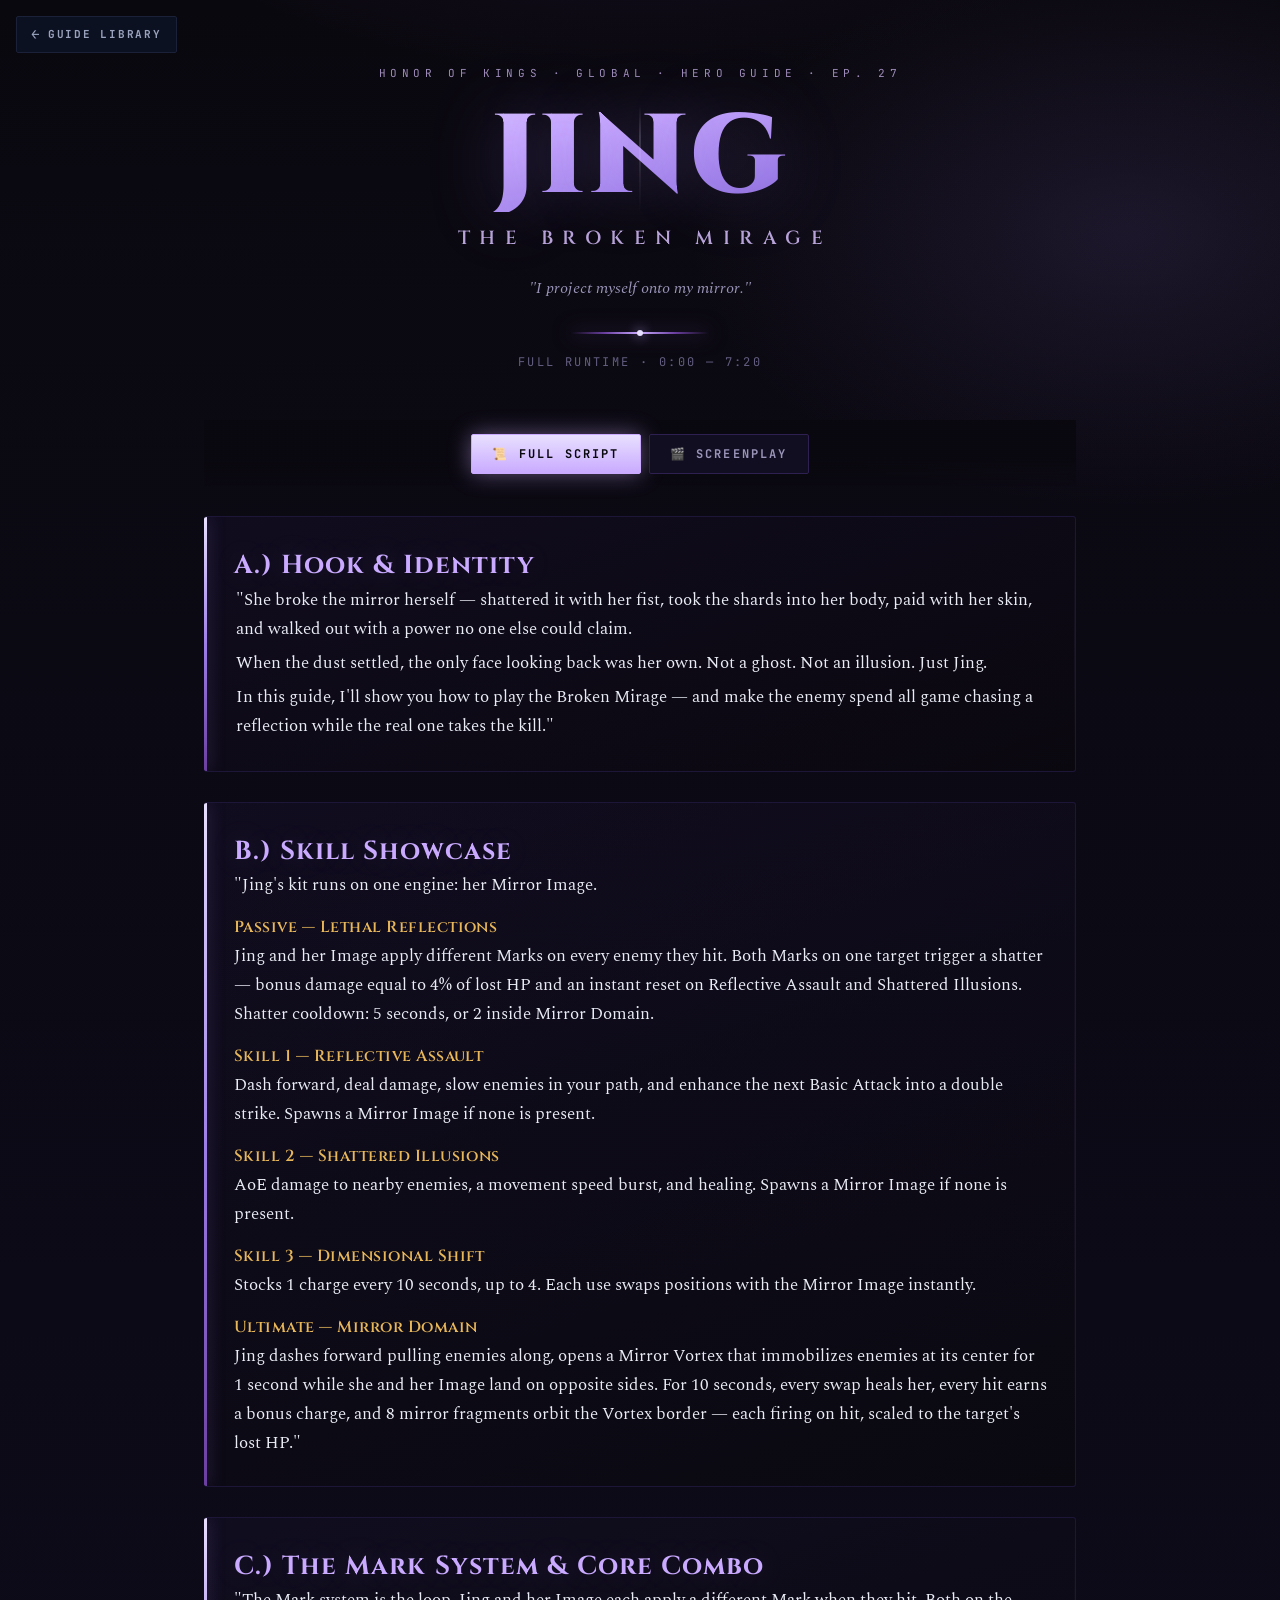
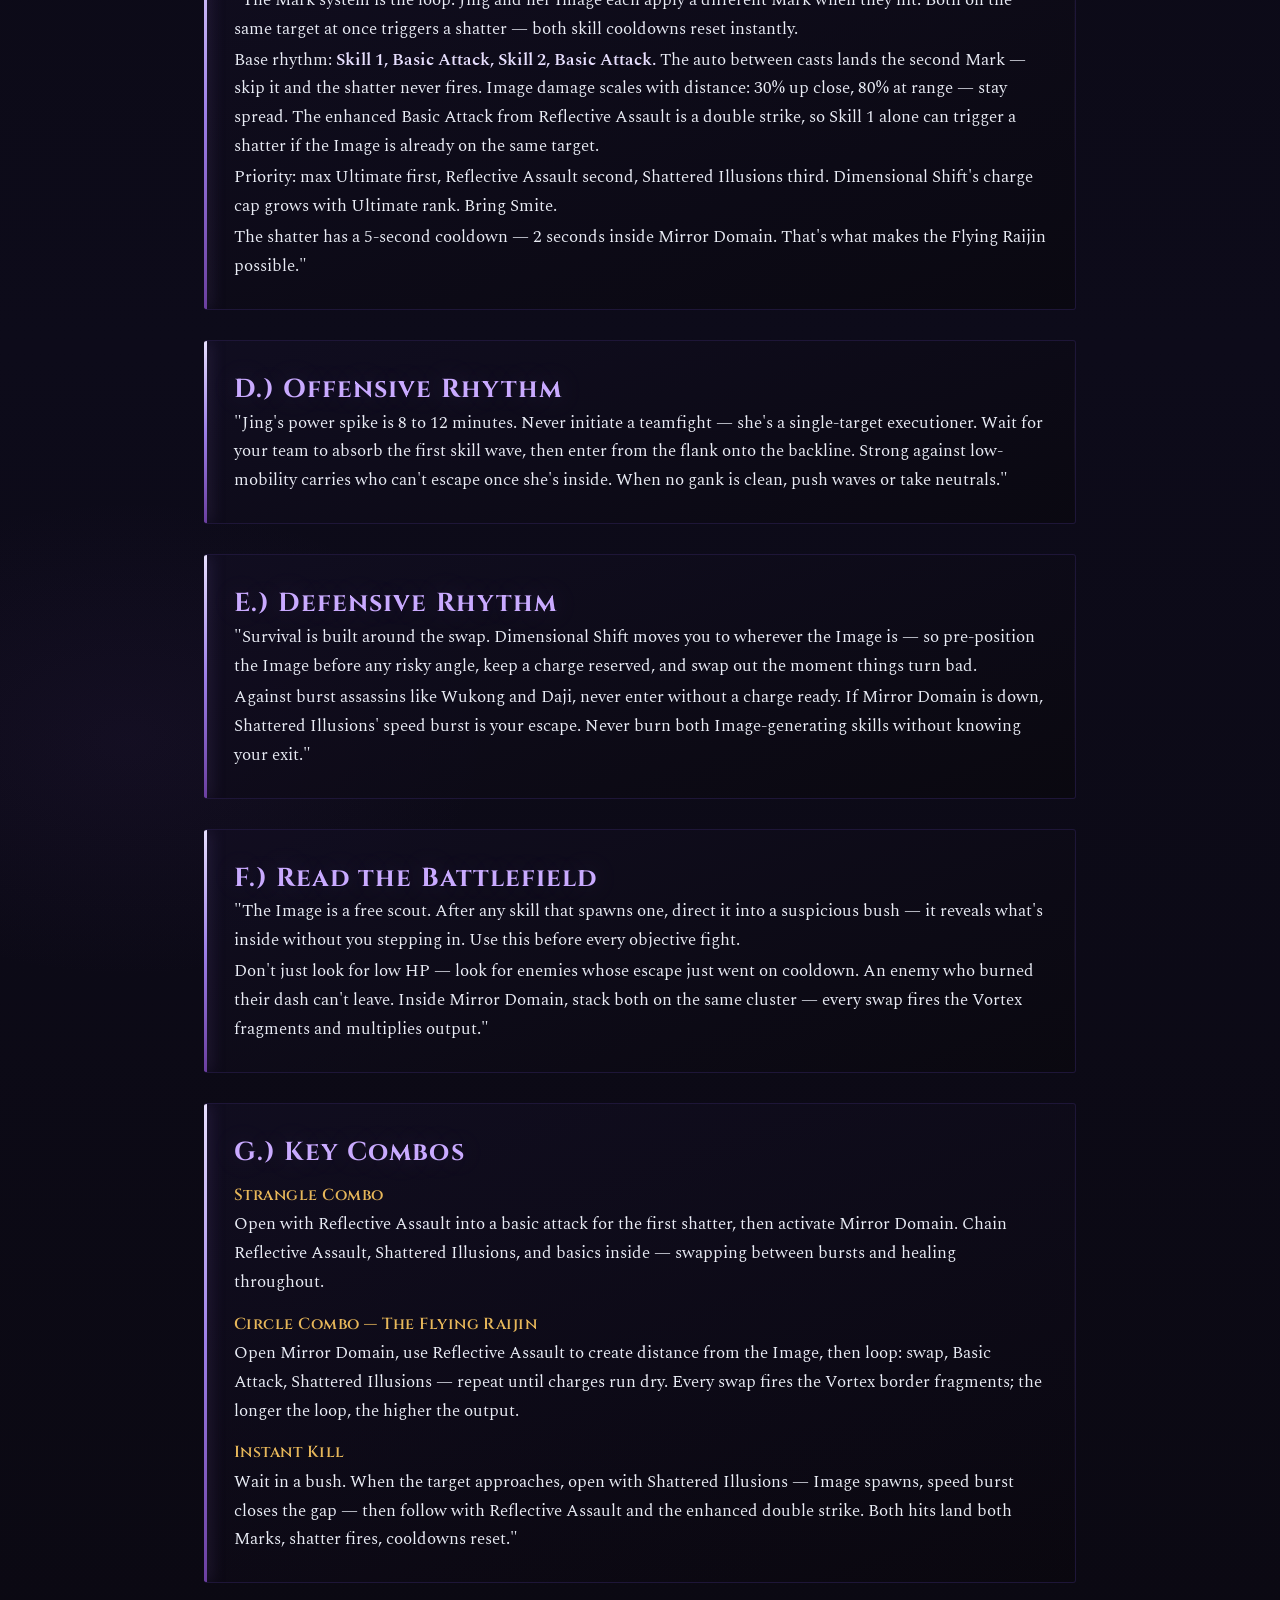
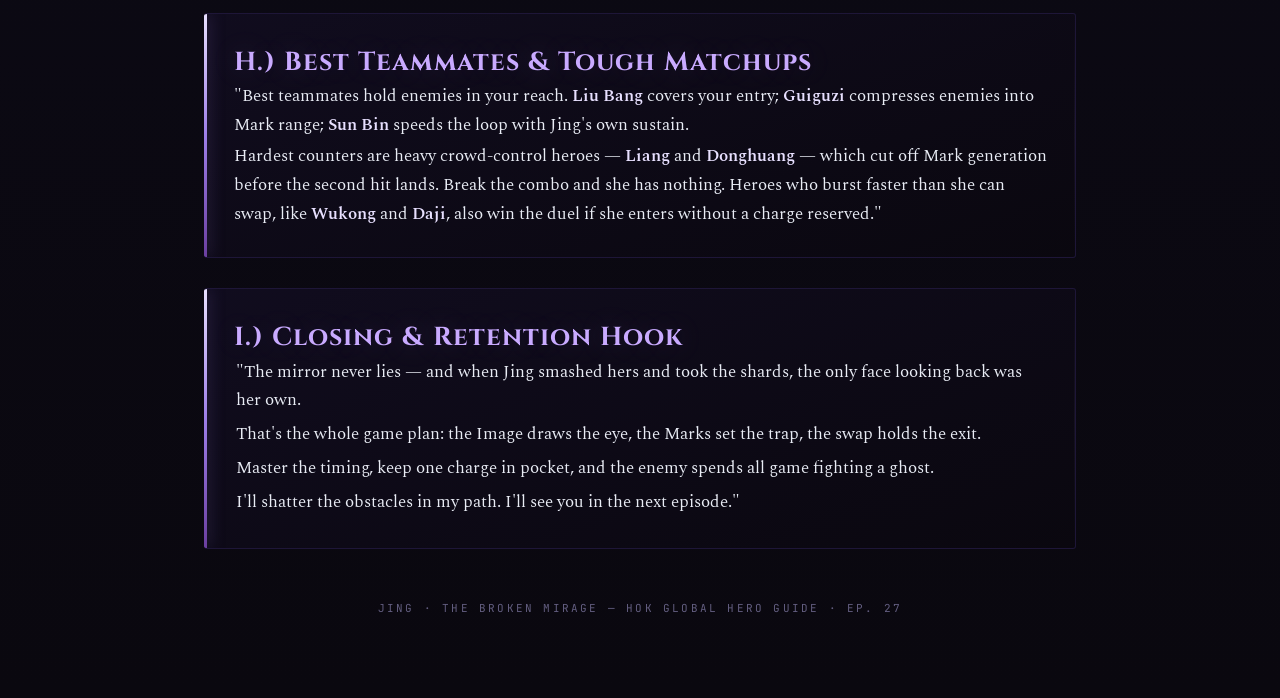
<file: jing.html>
<!DOCTYPE html>
<html lang="en">
<head>
<meta charset="UTF-8">
<meta name="viewport" content="width=device-width, initial-scale=1.0">
<title>Jing — The Broken Mirage · Guide Script & Screenplay</title>
<link rel="preconnect" href="https://fonts.googleapis.com">
<link rel="preconnect" href="https://fonts.gstatic.com" crossorigin>
<link href="https://fonts.googleapis.com/css2?family=Cinzel:wght@500;600;700;900&family=Spectral:ital,wght@0,300;0,400;0,500;0,600;1,400&family=JetBrains+Mono:wght@500;700&display=swap" rel="stylesheet">
<link rel="stylesheet" href="shared.css">
<script defer src="shared.js"></script>
<style>
  /* ── JING PALETTE — derived from passive icon: shattered violet/purple ── */
  :root{
    --void:#0a080f;
    --ink:#100d1c;
    --panel-solid:#120e22;
    --edge:#2e2050;
    --edge-soft:#1e1638;
    --shard:#c9aaff;        /* bright lavender — shard-crack highlight */
    --shard-bright:#e8e0ff; /* near-white violet — shatter burst */
    --violet:#9d7ee8;       /* mid violet — secondary accent */
    --deep:#6b3fa0;         /* deep purple — structural accent */
    --silver:#b8a4d8;       /* desaturated lavender — epithet, kicker */
    --paper:#e9ecf5;
    --paper-dim:#9a94b8;
    --paper-faint:#635e80;
    --gold:#e7b75a;
    --gold-soft:#c9a25a;
  }
  *{box-sizing:border-box;margin:0;padding:0}
  html{scroll-behavior:smooth}

  body{
    font-family:'Spectral',Georgia,serif;
    background:
      radial-gradient(1100px 650px at 50% -8%,  rgba(107,63,160,.22), transparent 60%),
      radial-gradient(800px 500px at 88% 6%,    rgba(157,126,232,.12), transparent 55%),
      radial-gradient(600px 400px at 10% 60%,   rgba(107,63,160,.08), transparent 60%),
      linear-gradient(180deg,#0a080f 0%, #0d0b1a 50%, #0a080f 100%);
    color:var(--paper);
    line-height:1.7;
    min-height:100vh;
    padding:0 0 80px;
  }

  /* shattered-mirror fragment texture — diagonal lines instead of grid */
  body::before{
    content:"";position:fixed;inset:0;pointer-events:none;z-index:0;opacity:.35;
    background-image:
      linear-gradient(135deg, rgba(201,170,255,.04) 1px, transparent 1px),
      linear-gradient(45deg,  rgba(201,170,255,.03) 1px, transparent 1px);
    background-size:52px 52px, 38px 38px;
    mask-image:radial-gradient(1000px 700px at 50% 0%, #000 25%, transparent 75%);
  }

  .wrap{max-width:920px;margin:0 auto;padding:0 24px;position:relative;z-index:1}

  /* ── MASTHEAD ── */
  header.mast{text-align:center;padding:64px 0 30px;position:relative}

  .kicker{
    font-family:'JetBrains Mono',monospace;font-size:11px;letter-spacing:.42em;
    text-transform:uppercase;color:var(--silver);opacity:.85;margin-bottom:22px;
  }
  .mast h1{
    font-family:'Cinzel',serif;font-weight:900;line-height:.96;
    font-size:clamp(52px,12vw,112px);letter-spacing:.03em;
    background:linear-gradient(165deg,var(--shard-bright) 0%, var(--shard) 35%, var(--violet) 65%, var(--deep) 100%);
    -webkit-background-clip:text;background-clip:text;color:transparent;
    text-shadow:0 0 70px rgba(157,126,232,.3);
    position:relative;
  }
  /* crack-line pseudo element through the title */
  .mast h1::after{
    content:"";position:absolute;left:50%;top:0;transform:translateX(-50%);
    width:2px;height:100%;
    background:linear-gradient(180deg,transparent 0%,rgba(232,224,255,.18) 30%,rgba(232,224,255,.06) 70%,transparent 100%);
    pointer-events:none;
  }
  .mast .epithet{
    font-family:'Cinzel',serif;font-weight:600;font-size:clamp(13px,3.2vw,19px);
    letter-spacing:.5em;text-transform:uppercase;color:var(--silver);
    margin-top:10px;padding-left:.5em;
  }
  .mast .sub{
    margin-top:20px;color:var(--paper-dim);font-style:italic;font-size:16px;
    max-width:560px;margin-left:auto;margin-right:auto;
  }

  /* shard-crack rule instead of bolt rule */
  .shard-rule{
    width:140px;height:2px;margin:30px auto 0;position:relative;
    background:linear-gradient(90deg,transparent,var(--deep),var(--shard),var(--deep),transparent);
    box-shadow:0 0 20px rgba(157,126,232,.55);
  }
  .shard-rule::before{
    content:"";position:absolute;left:50%;top:50%;transform:translate(-50%,-50%);
    width:6px;height:6px;background:var(--shard-bright);border-radius:50%;
    box-shadow:0 0 12px var(--shard);
  }

  .runtime{
    font-family:'JetBrains Mono',monospace;font-size:12px;color:var(--paper-faint);
    letter-spacing:.2em;margin-top:18px;
  }

  /* ── TABS ── */
  .tabs{
    position:sticky;top:0;z-index:20;display:flex;gap:8px;justify-content:center;
    padding:14px 0 12px;margin:18px 0 8px;
    background:linear-gradient(180deg,#0a080fef 60%,transparent);
    backdrop-filter:blur(4px);
  }
  .tab{
    font-family:'JetBrains Mono',monospace;font-weight:700;font-size:12px;
    letter-spacing:.18em;text-transform:uppercase;cursor:pointer;
    color:var(--paper-dim);background:var(--panel-solid);
    border:1px solid var(--edge);padding:11px 20px;border-radius:2px;
    transition:.22s;
  }
  .tab:hover{color:var(--paper);border-color:var(--shard)}
  .tab.active{
    color:var(--void);
    background:linear-gradient(180deg,var(--shard-bright),var(--shard));
    border-color:var(--shard);
    box-shadow:0 0 22px rgba(201,170,255,.45);
  }
  .view{display:none;animation:fade .4s ease}
  .view.active{display:block}
  @keyframes fade{from{opacity:0;transform:translateY(8px)}to{opacity:1;transform:none}}

  /* ── SCRIPT BLOCKS ── */
  .block{
    position:relative;margin:30px 0;padding:26px 28px 26px 30px;
    background:linear-gradient(160deg,rgba(18,14,34,.8),rgba(10,8,15,.8));
    border:1px solid var(--edge-soft);border-left:none;border-radius:3px;
    overflow:hidden;
  }
  /* left accent — diagonal shard instead of straight bolt */
  .block::before{
    content:"";position:absolute;left:0;top:0;bottom:0;width:3px;
    background:linear-gradient(180deg,var(--shard-bright),var(--violet),var(--deep));
    box-shadow:0 0 16px rgba(157,126,232,.5);
  }
  /* faint shard-crack across block */
  .block::after{
    content:"";position:absolute;right:0;top:0;width:1px;height:100%;
    background:linear-gradient(180deg,transparent,rgba(201,170,255,.06),transparent);
  }

  .block h2{
    font-family:'Cinzel',serif;font-weight:700;font-size:clamp(18px,3.8vw,26px);
    color:var(--shard);letter-spacing:.04em;margin:8px 0 4px;line-height:1.15;
    text-shadow:0 0 30px rgba(201,170,255,.2);
  }
  .block h2 .tail{font-size:.62em;color:var(--gold);letter-spacing:.08em;font-weight:600}

  .vo{color:var(--paper);font-size:17px}
  .vo p{margin:0 0 2px}
  .vo .quote{display:block;margin:5px 0;padding-left:2px}
  .vo .spacer{height:9px}

  .skill{
    font-family:'Cinzel',serif;font-weight:600;color:var(--gold);
    letter-spacing:.03em;display:block;margin:14px 0 1px;font-size:16px;
  }
  .subhead{
    font-family:'Cinzel',serif;font-weight:600;color:var(--shard);
    letter-spacing:.05em;display:block;margin:20px 0 4px;font-size:17px;
    border-bottom:1px solid var(--edge-soft);padding-bottom:5px;
  }
  .lead{font-weight:600;color:var(--shard-bright)}

  .vo ul{list-style:none;margin:6px 0;padding:0}
  .vo ul li{position:relative;padding-left:20px;margin:7px 0}
  .vo ul li::before{
    content:"◈";position:absolute;left:0;top:0;font-size:10px;color:var(--violet);
    filter:drop-shadow(0 0 4px rgba(157,126,232,.7));line-height:1.9;
  }

  /* ── SCREENPLAY ── */
  .sp-intro{
    margin:26px 0 8px;color:var(--paper-dim);font-style:italic;font-size:15px;
    border-left:2px solid var(--edge);padding-left:16px;
  }
  .scene{
    margin:22px 0;border:1px solid var(--edge-soft);border-radius:3px;overflow:hidden;
    background:linear-gradient(160deg,rgba(16,12,30,.75),rgba(8,6,18,.75));
  }
  .scene-head{
    display:flex;align-items:center;gap:14px;flex-wrap:wrap;
    padding:12px 18px;background:rgba(157,126,232,.07);
    border-bottom:1px solid var(--edge-soft);
  }
  .scene-head .title{
    font-family:'Cinzel',serif;font-weight:600;font-size:14px;color:var(--shard);
    letter-spacing:.06em;text-transform:uppercase;
  }
  .scene-body{padding:6px 18px 16px}

  .row{display:flex;gap:0;border-bottom:1px dashed var(--edge-soft);padding:12px 0}
  .row:last-child{border-bottom:none}
  .row .lab{
    flex:0 0 80px;font-family:'JetBrains Mono',monospace;font-weight:700;
    font-size:10px;letter-spacing:.14em;text-transform:uppercase;padding-top:3px;
  }
  .row.record .lab{color:var(--shard)}
  .row.show   .lab{color:var(--violet)}
  .row.reps   .lab{color:var(--silver)}
  .row .val{flex:1;font-size:15px;color:var(--paper)}
  .row .val ul{list-style:none;margin:4px 0;padding:0}
  .row .val ul li{position:relative;padding-left:16px;margin:5px 0;font-size:14.5px}
  .row .val ul li::before{content:"—";position:absolute;left:0;color:var(--paper-faint)}
  .label-tag{
    font-family:'JetBrains Mono',monospace;font-size:10px;color:var(--void);
    background:linear-gradient(90deg,var(--deep),var(--violet));
    padding:1px 7px;border-radius:2px;margin:0 4px 0 0;display:inline-block;
    letter-spacing:.08em;font-weight:700;vertical-align:middle;
  }
  .none{color:var(--paper-faint);font-style:italic}

  /* ── NOTE BAR ── */
  .notebar{
    margin:34px 0 0;padding:16px 20px;border:1px dashed var(--edge);border-radius:3px;
    background:rgba(107,63,160,.06);color:var(--paper-dim);font-size:14px;
  }
  .notebar b{color:var(--shard);font-family:'Cinzel',serif;letter-spacing:.04em}

  footer{
    text-align:center;margin-top:50px;color:var(--paper-faint);
    font-family:'JetBrains Mono',monospace;font-size:11px;letter-spacing:.2em;
  }

  /* ── PRINT ── */
  @media print{
    body{background:#fff;color:#111}
    body::before{display:none}
    .tabs{display:none}
    .view{display:block!important}
    .view+.view{page-break-before:always}
    .mast h1{color:#2d1a50;-webkit-text-fill-color:#2d1a50}
    .mast .epithet{color:#7a5ab0}
    .block,.scene{background:#fff;border-color:#ccc;break-inside:avoid}
    .block h2,.scene-head .title{color:#2d1a50}
    .vo,.row .val{color:#111}
    .skill{color:#8a6a14}

  }
  @media(max-width:600px){
    .row{flex-direction:column;gap:4px}
    .row .lab{flex:none}
  }
</style>
</head>
<body>
<div class="wrap">

  <header class="mast">
    <div class="kicker">Honor of Kings · Global · Hero Guide · Ep. 27</div>
    <h1>JING</h1>
    <div class="epithet">The Broken Mirage</div>
    <p class="sub">"I project myself onto my mirror."</p>
    <div class="shard-rule"></div>
    <div class="runtime">FULL RUNTIME · 0:00 — 7:20</div>
  </header>

  <nav class="tabs">
    <button class="tab active" data-view="script">📜 Full Script</button>
    <button class="tab" data-view="screenplay">🎬 Screenplay</button>
  </nav>

  <!-- ═══════════════ FULL SCRIPT ═══════════════ -->
  <section class="view active" id="script">

    <div class="block">
      
      <h2>A.) Hook &amp; Identity</h2>
      <div class="vo">
        <span class="quote">"She broke the mirror herself — shattered it with her fist, took the shards into her body, paid with her skin, and walked out with a power no one else could claim.</span>
        <span class="quote">When the dust settled, the only face looking back was her own. Not a ghost. Not an illusion. Just Jing.</span>
        <span class="quote">In this guide, I'll show you how to play the Broken Mirage — and make the enemy spend all game chasing a reflection while the real one takes the kill."</span>
      </div>
    </div>

    <div class="block">
      
      <h2>B.) Skill Showcase</h2>
      <div class="vo">
        <p>"Jing's kit runs on one engine: her Mirror Image.</p>
        <span class="skill">Passive — Lethal Reflections</span>
        <p>Jing and her Image apply different Marks on every enemy they hit. Both Marks on one target trigger a shatter — bonus damage equal to 4% of lost HP and an instant reset on Reflective Assault and Shattered Illusions. Shatter cooldown: 5 seconds, or 2 inside Mirror Domain.</p>
        <span class="skill">Skill 1 — Reflective Assault</span>
        <p>Dash forward, deal damage, slow enemies in your path, and enhance the next Basic Attack into a double strike. Spawns a Mirror Image if none is present.</p>
        <span class="skill">Skill 2 — Shattered Illusions</span>
        <p>AoE damage to nearby enemies, a movement speed burst, and healing. Spawns a Mirror Image if none is present.</p>
        <span class="skill">Skill 3 — Dimensional Shift</span>
        <p>Stocks 1 charge every 10 seconds, up to 4. Each use swaps positions with the Mirror Image instantly.</p>
        <span class="skill">Ultimate — Mirror Domain</span>
        <p>Jing dashes forward pulling enemies along, opens a Mirror Vortex that immobilizes enemies at its center for 1 second while she and her Image land on opposite sides. For 10 seconds, every swap heals her, every hit earns a bonus charge, and 8 mirror fragments orbit the Vortex border — each firing on hit, scaled to the target's lost HP."</p>
      </div>
    </div>

    <div class="block">
      
      <h2>C.) The Mark System &amp; Core Combo</h2>
      <div class="vo">
        <p>"The Mark system is the loop. Jing and her Image each apply a different Mark when they hit. Both on the same target at once triggers a shatter — both skill cooldowns reset instantly.</p>
        <p>Base rhythm: <span class="lead">Skill 1, Basic Attack, Skill 2, Basic Attack.</span> The auto between casts lands the second Mark — skip it and the shatter never fires. Image damage scales with distance: 30% up close, 80% at range — stay spread. The enhanced Basic Attack from Reflective Assault is a double strike, so Skill 1 alone can trigger a shatter if the Image is already on the same target.</p>
        <p>Priority: max Ultimate first, Reflective Assault second, Shattered Illusions third. Dimensional Shift's charge cap grows with Ultimate rank. Bring Smite.</p>
        <p>The shatter has a 5-second cooldown — 2 seconds inside Mirror Domain. That's what makes the Flying Raijin possible."</p>
      </div>
    </div>

    <div class="block">
      
      <h2>D.) Offensive Rhythm</h2>
      <div class="vo">
        <p>"Jing's power spike is 8 to 12 minutes. Never initiate a teamfight — she's a single-target executioner. Wait for your team to absorb the first skill wave, then enter from the flank onto the backline. Strong against low-mobility carries who can't escape once she's inside. When no gank is clean, push waves or take neutrals."</p>
      </div>
    </div>

    <div class="block">
      
      <h2>E.) Defensive Rhythm</h2>
      <div class="vo">
        <p>"Survival is built around the swap. Dimensional Shift moves you to wherever the Image is — so pre-position the Image before any risky angle, keep a charge reserved, and swap out the moment things turn bad.</p>
        <p>Against burst assassins like Wukong and Daji, never enter without a charge ready. If Mirror Domain is down, Shattered Illusions' speed burst is your escape. Never burn both Image-generating skills without knowing your exit."</p>
      </div>
    </div>

    <div class="block">
      
      <h2>F.) Read the Battlefield</h2>
      <div class="vo">
        <p>"The Image is a free scout. After any skill that spawns one, direct it into a suspicious bush — it reveals what's inside without you stepping in. Use this before every objective fight.</p>
        <p>Don't just look for low HP — look for enemies whose escape just went on cooldown. An enemy who burned their dash can't leave. Inside Mirror Domain, stack both on the same cluster — every swap fires the Vortex fragments and multiplies output."</p>
      </div>
    </div>

    <div class="block">
      
      <h2>G.) Key Combos</h2>
      <div class="vo">
        <span class="skill">Strangle Combo</span>
        <p>Open with Reflective Assault into a basic attack for the first shatter, then activate Mirror Domain. Chain Reflective Assault, Shattered Illusions, and basics inside — swapping between bursts and healing throughout.</p>
        <span class="skill">Circle Combo — The Flying Raijin</span>
        <p>Open Mirror Domain, use Reflective Assault to create distance from the Image, then loop: swap, Basic Attack, Shattered Illusions — repeat until charges run dry. Every swap fires the Vortex border fragments; the longer the loop, the higher the output.</p>
        <span class="skill">Instant Kill</span>
        <p>Wait in a bush. When the target approaches, open with Shattered Illusions — Image spawns, speed burst closes the gap — then follow with Reflective Assault and the enhanced double strike. Both hits land both Marks, shatter fires, cooldowns reset."</p>
      </div>
    </div>

    <div class="block">
      
      <h2>H.) Best Teammates &amp; Tough Matchups</h2>
      <div class="vo">
        <p>"Best teammates hold enemies in your reach. <span class="lead">Liu Bang</span> covers your entry; <span class="lead">Guiguzi</span> compresses enemies into Mark range; <span class="lead">Sun Bin</span> speeds the loop with Jing's own sustain.</p>
        <p>Hardest counters are heavy crowd-control heroes — <span class="lead">Liang</span> and <span class="lead">Donghuang</span> — which cut off Mark generation before the second hit lands. Break the combo and she has nothing. Heroes who burst faster than she can swap, like <span class="lead">Wukong</span> and <span class="lead">Daji</span>, also win the duel if she enters without a charge reserved."</p>
      </div>
    </div>

    <div class="block">
      
      <h2>I.) Closing &amp; Retention Hook</h2>
      <div class="vo">
        <span class="quote">"The mirror never lies — and when Jing smashed hers and took the shards, the only face looking back was her own.</span>
        <span class="quote">That's the whole game plan: the Image draws the eye, the Marks set the trap, the swap holds the exit.</span>
        <span class="quote">Master the timing, keep one charge in pocket, and the enemy spends all game fighting a ghost.</span>
        <span class="quote">I'll shatter the obstacles in my path. I'll see you in the next episode."</span>
      </div>
    </div>

  </section>

  <!-- ═══════════════ SCREENPLAY ═══════════════ -->
  <section class="view" id="screenplay">

    <p class="sp-intro">Shooting screenplay — 1:1 with the script sections. <b>Record</b> = exactly what gameplay to film and what the result should look like. <b>Show</b> = the specific on-screen detail that must be legible to prove the clip is usable. <b>Reps</b> = number of clean takes and filming setup required.</p>

    <!-- A.) HOOK & IDENTITY -->
    <div class="scene">
      <div class="scene-head">
        <span class="title">A.) Hook &amp; Identity</span>
      </div>
      <div class="scene-body">
        <div class="row record">
          <div class="lab">Record</div>
          <div class="val">
            <ul>
              <li><b>Stillness clip</b> — Find or record a real match moment where Jing is standing completely still for 2–3 seconds while a teamfight is actively happening around her. Do not have Jing move or cast any skills during this clip. The fight should be visually chaotic — other heroes clashing, skills firing — while Jing does nothing. This contrast is the visual hook.
              <br><em>Setup: Real match footage. Curate from existing recordings first. If not available, use a custom game where teammates fight around a stationary Jing.</em></li>
              <li><b>Kill clip</b> — Immediately following the stillness clip: Jing activates Mirror Domain (her Ultimate ability). She dashes forward, pulling enemies toward her as she moves. A Mirror Vortex opens on the ground beneath the enemies, immobilizing them briefly. Jing then kills an enemy carry — a marksman or mage — cleanly and decisively. A kill-notification banner appears on screen confirming the kill.
              <br><em>Setup: Real match footage strongly preferred so the moment feels authentic. The kill must be intentional and clean — do not use a clip where Jing gets a lucky last hit on a low-HP enemy.</em></li>
              <li><b>End frame</b> — Hold on a clean, still image of Jing: either her official splash art or a clean in-game frame where she is idle and fully visible. This will serve as the freeze-frame before the intro card appears.
              <br><em>Setup: Splash art is easiest. If using in-game, pause on a frame where Jing is not mid-animation.</em></li>
            </ul>
          </div>
        </div>
        <div class="row show">
          <div class="lab">Show</div>
          <div class="val">
            <ul>
              <li>Stillness clip: Other heroes must be visibly fighting nearby — skills, animations, movement — so the contrast with Jing's stillness is obvious to anyone watching.</li>
              <li>Kill clip: The kill-notification banner (the icon + name that appears when a hero is killed) must be on screen and readable. The kill must register before the clip cuts.</li>
            </ul>
          </div>
        </div>
        <div class="row reps">
          <div class="lab">Reps</div>
          <div class="val">2 clean takes of each clip. Curate from existing match recordings where possible — these clips do not need to be recorded in a single session.</div>
        </div>
      </div>
    </div>

    <!-- B.) SKILL SHOWCASE -->
    <div class="scene">
      <div class="scene-head">
        <span class="title">B.) Skill Showcase</span>
      </div>
      <div class="scene-body">
        <div class="row record">
          <div class="lab">Record</div>
          <div class="val">
            <ul>
              <li><b>Passive — Mark application</b> — In the practice range, position Jing's Mirror Image on a training dummy. Have Jing hit the dummy with a skill so that Jing herself applies one Mark, and the Image simultaneously hits the same dummy so the Image applies a second Mark. Both Mark icons must appear visibly on the dummy at the same time. Then watch: the two Marks shatter — a burst visual effect fires on the dummy — and immediately after, the cooldown icons for Reflective Assault (Skill 1) and Shattered Illusions (Skill 2) reset to full instantly.
              <br><em>Setup: Practice range. The Image must already be attacking the dummy before Jing's hit lands, so both Marks are applied in the same moment.</em></li>
              <li><b>Passive — 5s vs 2s shatter cooldown</b> — Record two clips back to back. Clip 1: Trigger a shatter outside Mirror Domain, then immediately show the passive cooldown indicator counting down — it will count from 5 seconds. Clip 2: Activate Mirror Domain, trigger a shatter inside the domain, then immediately show the same passive cooldown indicator — it will count from 2 seconds only. Place these two clips side by side so the viewer can directly compare the timers.
              <br><em>Setup: Practice range. Use a screen-capture or zoom to make the cooldown timer digits clearly legible.</em></li>
              <li><b>Skill 1 — Reflective Assault (with Image already present)</b> — Jing presses Skill 1. She dashes forward in a straight line through a group of at least two training dummies or enemies, dealing damage to each one she passes through. A slow icon appears on the enemies hit. Immediately after the dash, Jing's next Basic Attack animation changes — when she presses Basic Attack, it fires as a double strike: two separate hit animations land on the target one after the other, not one.
              <br><em>Setup: Practice range, with enemies or dummies placed along the dash path.</em></li>
              <li><b>Skill 1 — Reflective Assault (Image spawn)</b> — Record the same dash as above, but this time make sure no Mirror Image is present on the field before Jing casts the skill. When Jing dashes, a Mirror Image appears and dashes alongside her, replicating her movement. This clip demonstrates that the skill creates an Image when none exists.
              <br><em>Setup: Practice range. Dismiss or let the Image expire before filming this clip so the field is clear.</em></li>
              <li><b>Skill 2 — Shattered Illusions (with Image already present)</b> — Jing presses Skill 2. An area-of-effect damage burst hits all enemies within close range of her position. Jing's movement speed visibly increases for about 1 second — she moves noticeably faster immediately after casting. Green healing numbers appear above Jing, showing she recovered HP. If multiple enemies are hit, show the first enemy receiving a full heal amount and additional enemies receiving a smaller heal amount (25% of the first).
              <br><em>Setup: Practice range with at least two dummies in range. Jing should not be at full HP so the healing numbers are visible.</em></li>
              <li><b>Skill 2 — Shattered Illusions (Image spawn)</b> — Same cast as above, but with no Mirror Image on the field. When Jing casts Skill 2, an Image appears alongside her and attacks nearby enemies with her.
              <br><em>Setup: Practice range. Dismiss the Image before this clip.</em></li>
              <li><b>Skill 3 — Dimensional Shift (charges and swap)</b> — Show the Dimensional Shift charge counter in the UI with 3 or 4 charges stocked (small pips or a number visible on the skill icon). Then press Skill 3 once: Jing's position and the Mirror Image's position swap instantly — Jing teleports to where the Image was standing, and the Image appears where Jing was. The charge counter decrements by 1 after the swap.
              <br><em>Setup: Practice range. Wait for charges to accumulate before filming. Place the Image in a clearly different position from Jing so the swap is visually obvious.</em></li>
              <li><b>Ultimate — Mirror Domain (full sequence)</b> — Jing activates Mirror Domain. She dashes forward, pulling any enemies in her path along with her. When she stops, a Mirror Vortex — a large circular area effect — opens on the ground. Enemies caught inside the Vortex center are frozen in place for 1 second (they cannot move or act). Jing and her Mirror Image then separate to opposite sides of the Vortex. Now demonstrate the domain effects: (a) Jing uses Dimensional Shift to swap with the Image — a green healing number appears above Jing showing she recovered HP from the swap. (b) Jing or the Image lands a hit on an enemy inside the domain — watch the Dimensional Shift charge counter: one charge is added. (c) During a hit on an enemy, one of the 8 mirror fragments orbiting the Vortex border visibly launches from the border toward the enemy and deals additional damage.
              <br><em>Setup: Custom game with at least one enemy hero inside the Vortex. Film the full sequence in one continuous take if possible, or cut together the three sub-clips (heal on swap, charge earned, fragment firing) back to back.</em></li>
            </ul>
          </div>
        </div>
        <div class="row show">
          <div class="lab">Show</div>
          <div class="val">
            <ul>
              <li>Passive Mark clip: Both Mark icons must be readable on the enemy simultaneously before the shatter fires. The instant-reset of both skill cooldown icons must be visible — the bars snap to full in one frame.</li>
              <li>5s vs 2s clip: The cooldown timer digits must be large enough to read clearly. The number 5 (outside domain) and the number 2 (inside domain) must both be legible in their respective clips.</li>
              <li>Skill 1 double-strike: Two separate hit animations or two separate damage numbers must be visible on the target — not one combined number.</li>
              <li>Skill 2 healing: The green healing number must be on screen. If two enemies are hit, both heal numbers (full and reduced) must be readable.</li>
              <li>Skill 3 swap: Jing's position and the Image's position must be clearly different before the swap so the teleport is obvious to the viewer.</li>
              <li>Ultimate: (a) Green heal number on Jing after the swap. (b) The Dimensional Shift charge counter incrementing — the number goes up by 1 visibly. (c) A mirror fragment projectile physically moving from the Vortex border toward the enemy — this must be a visible projectile, not just a damage number appearing.</li>
            </ul>
          </div>
        </div>
        <div class="row reps">
          <div class="lab">Reps</div>
          <div class="val">1–2 clean takes per clip. All skill clips filmed in the practice range or a controlled custom game. The Ultimate sequence may need 2–3 attempts to capture all three sub-effects (heal, charge, fragment) cleanly.</div>
        </div>
      </div>
    </div>

    <!-- C.) THE MARK SYSTEM & CORE COMBO -->
    <div class="scene">
      <div class="scene-head">
        <span class="title">C.) The Mark System &amp; Core Combo</span>
      </div>
      <div class="scene-body">
        <div class="row record">
          <div class="lab">Record</div>
          <div class="val">
            <ul>
              <li><b>Base rhythm — correct</b> — In the practice range, perform the following sequence on a training dummy at a deliberate, easy-to-follow pace: press Reflective Assault (Skill 1) → land one Basic Attack on the same dummy → press Shattered Illusions (Skill 2) → land one more Basic Attack. After the second Basic Attack lands, the cooldown icons for both Skill 1 and Skill 2 must instantly snap back to full — this is the shatter firing and resetting them. Keep the skill cooldown UI icons fully visible in the frame for the entire clip.
              <br><em>Setup: Practice range. Film slowly enough that each step is individually visible. Do not rush through the sequence.</em></li>
              <li><b>Base rhythm — WRONG</b> — Perform the following sequence: press Reflective Assault (Skill 1) → immediately press Shattered Illusions (Skill 2) without landing a Basic Attack in between. Show what happens: no shatter fires, and the cooldown icons for Skill 1 and Skill 2 continue counting down normally — they do not reset. This clip demonstrates that skipping the Basic Attack between skills breaks the loop entirely.
              <br><em>Setup: Practice range. Same conditions as the correct clip so the contrast is direct.</em></li>
              <li><b>Image distance-scaling</b> — Record two clips of the Mirror Image hitting the same training dummy. Clip 1: Position Jing directly next to the Image so they are standing as close together as possible, then have the Image hit the dummy — note the damage number. Clip 2: Move Jing as far away from the Image as possible while the Image still hits the same dummy — note the damage number. The damage number in Clip 2 must be clearly higher than in Clip 1. Place both clips side by side.
              <br><em>Setup: Practice range. Keep all other variables the same between clips — same skill, same dummy, only the distance between Jing and her Image changes.</em></li>
              <li><b>Enhanced Basic Attack double-strike</b> — After casting Reflective Assault (Skill 1), press Basic Attack on a target. The Basic Attack fires as a double strike: two separate hit animations land on the target sequentially. Two separate damage numbers (or two sequential hit effects) must be visible. This demonstrates that one cast of Skill 1 can apply two Marks from Jing alone — which means if the Image is already hitting the same target, a shatter can trigger from Skill 1 alone.
              <br><em>Setup: Practice range. Slow-mo this clip in post if the double-strike is hard to read at full speed.</em></li>
              <li><b>Skill priority screen</b> — Screen-record the in-game skill-up interface. When a level-up is available, show leveling the Ultimate first. On the next level-up, show leveling Reflective Assault (Skill 1). On the next, show leveling Shattered Illusions (Skill 2). Then cut to the spell selection screen showing Smite selected as Jing's spell.
              <br><em>Setup: Custom game or a live match recording where level-ups happen. Alternatively, show the skill-up menu clearly in a practice-range recording where leveling is demonstrated step by step.</em></li>
              <li><b>5s vs 2s shatter cooldown</b> — Record two clips back to back. Clip 1: Outside Mirror Domain, trigger a shatter and immediately show the passive cooldown indicator — it will read 5 seconds and count down from there. Clip 2: Activate Mirror Domain, trigger a shatter inside it, and immediately show the same passive cooldown indicator — it will read 2 seconds and count down from there. This is the mechanical reason the Flying Raijin loop works inside Mirror Domain but not outside it.
              <br><em>Setup: Practice range. Zoom into or highlight the cooldown timer so the digits are clearly readable.</em></li>
            </ul>
          </div>
        </div>
        <div class="row show">
          <div class="lab">Show</div>
          <div class="val">
            <ul>
              <li>Base rhythm correct: Both Skill 1 and Skill 2 cooldown bars must visibly snap to full in a single frame the instant the shatter fires — this reset must be on screen and legible.</li>
              <li>Base rhythm WRONG: The cooldown bars must visibly continue counting down with no reset. The WRONG label must be on screen.</li>
              <li>Image distance-scaling: The two damage numbers from Clip 1 (close) and Clip 2 (far) must both be large enough to read. The higher number in the far clip must be obviously different from the lower number in the close clip.</li>
              <li>Double-strike: Two separate hit animations or two distinct damage numbers, not one combined value.</li>
              <li>5s vs 2s clips: The cooldown timer digits must be large enough to read clearly in both clips. The labels OUTSIDE DOMAIN and INSIDE DOMAIN must be on screen.</li>
            </ul>
          </div>
        </div>
        <div class="row reps">
          <div class="lab">Reps</div>
          <div class="val">2 clean takes of the correct base rhythm sequence. 1 take of the WRONG clip. 1 take per distance-scaling clip (2 clips total — close and far). 1 take of the double-strike. 1 take per cooldown clip (2 clips total — outside and inside domain). All filmed in the practice range.</div>
        </div>
      </div>
    </div>

    <!-- D.) OFFENSIVE RHYTHM -->
    <div class="scene">
      <div class="scene-head">
        <span class="title">D.) Offensive Rhythm</span>
      </div>
      <div class="scene-body">
        <div class="row record">
          <div class="lab">Record</div>
          <div class="val">
            <ul>
              <li><b>Teamfight entry — WRONG</b> — Record a real match moment where Jing initiates a teamfight — she goes in first, before her teammates, by activating Mirror Domain immediately when enemies are present. Show what happens as a result: the enemy team focuses all their skills and attacks onto Jing, and she dies quickly without getting the kill she went for. This is the consequence of initiating before the enemy team has spent their skills.
              <br><em>Setup: Real match footage. If not available from existing recordings, replicate in a custom game.</em></li>
              <li><b>Teamfight entry — RIGHT</b> — Record a real match moment with the following sequence: (1) Jing waits at the edge of the fight while her teammates engage the enemy team first. (2) The enemy team uses their key skills on Jing's teammates — you should be able to see skill animations firing toward Jing's team. (3) Only after those enemy skills have been used does Jing move in — she enters from the side or behind the enemy team (not head-on from the front) and uses Mirror Domain to get to the enemy backline carry (the marksman or mage). (4) She kills the carry.
              <br><em>Setup: Real match footage strongly preferred so the sequence reads as authentic decision-making, not a scripted play.</em></li>
              <li><b>Power spike timing</b> — Record a real match clip where the in-game clock reads between 8:00 and 12:00 minutes and Jing is making an aggressive, decisive play — entering a fight, securing a kill, or taking a major objective. The game clock must be visible in the frame.
              <br><em>Setup: Real match footage. Curate from existing recordings where the clock is visible and the timing falls in the 8–12 minute window.</em></li>
              <li><b>Strong matchup</b> — Record a real match clip where Jing hunts and kills a low-mobility enemy carry — a marksman (ranged damage dealer) or mage — who has no dash or escape ability. The enemy should have no way to escape once Jing reaches them. The kill should look clean and inevitable.
              <br><em>Setup: Real match footage. Choose a clip where the enemy's inability to escape is obvious — they are running away on foot but cannot outrun Jing.</em></li>
              <li><b>Fallback — no gank available</b> — Record a clip where Jing, instead of forcing a fight when no clean opportunity exists, deliberately pushes a side lane (walks up to enemy minions and kills them quickly to damage the tower) or walks to a neutral monster camp and clears it for gold and experience. The point of this clip is to show productive map activity that does not involve picking a bad fight.
              <br><em>Setup: Real match footage. The clip should clearly show Jing choosing to do something useful rather than standing idle or walking into a bad fight.</em></li>
            </ul>
          </div>
        </div>
        <div class="row show">
          <div class="lab">Show</div>
          <div class="val">
            <ul>
              <li>WRONG clip: The moment enemy skills land on Jing must be clearly visible. Her HP bar dropping rapidly or a death screen confirms the consequence.</li>
              <li>RIGHT clip: The moment the enemy team uses their key skills — skill animations firing — must be clearly visible before Jing moves in. Her flank path (entering from the side or behind) must be obvious, not a head-on charge.</li>
              <li>Power spike clip: The game clock showing a time between 8:00 and 12:00 must be legible in the frame.</li>
              <li>Fallback clip: The clip must show a deliberate action — minions being killed, a tower being hit, or a neutral camp being cleared. Jing must not be standing still or wandering aimlessly.</li>
            </ul>
          </div>
        </div>
        <div class="row reps">
          <div class="lab">Reps</div>
          <div class="val">Real match footage for all clips. 1–2 takes per clip. Curate from existing recordings first before re-recording.</div>
        </div>
      </div>
    </div>

    <!-- E.) DEFENSIVE RHYTHM -->
    <div class="scene">
      <div class="scene-head">
        <span class="title">E.) Defensive Rhythm</span>
      </div>
      <div class="scene-body">
        <div class="row record">
          <div class="lab">Record</div>
          <div class="val">
            <ul>
              <li><b>Pre-position and escape</b> — Record the following sequence: (1) Jing sends her Mirror Image into a dangerous area of the map — for example, toward an enemy or into a narrow corridor — while Jing herself stays back in a safer position. (2) An enemy pressures Jing or moves toward her. (3) Jing presses Dimensional Shift (Skill 3): she instantly teleports to wherever the Image was positioned, putting distance between herself and the threat. The viewer should clearly see Jing in one position, then immediately in the Image's former position after the swap.
              <br><em>Setup: Real match footage or custom game. The Image must be visibly in a different location from Jing before the swap so the teleport is obvious.</em></li>
              <li><b>Assassin counter — swap to safety</b> — Record a clip where an enemy assassin (Wukong or Daji) jumps onto Jing and begins attacking her. Immediately after the assassin lands on Jing, Jing presses Dimensional Shift: she teleports to her Mirror Image's position, leaving the assassin behind attacking empty space where Jing used to be. The Dimensional Shift charge counter in the UI must be visible going from 1 charge to 0 charges as Jing uses the swap.
              <br><em>Setup: Custom game with Wukong or Daji as the opponent, or curate real match footage. The clip must clearly show the assassin landing on Jing's original position and Jing no longer being there after the swap.</em></li>
              <li><b>Speed-burst escape</b> — Record a clip where Mirror Domain (the Ultimate) is on cooldown — confirm the Ultimate cooldown icon is counting down, not ready — and Jing is being chased by an enemy. Jing presses Shattered Illusions (Skill 2). She gets a burst of movement speed and pulls ahead of the pursuing enemy, escaping safely. This clip shows that Skill 2 is a backup escape tool when the Ultimate is unavailable.
              <br><em>Setup: Real match footage or custom game. The Ultimate cooldown icon must be visible and clearly on cooldown (not ready to use) at the start of the clip.</em></li>
              <li><b>No-exit consequence — WRONG</b> — Record the following sequence: (1) Jing uses Reflective Assault (Skill 1) to engage an enemy — the Image is spawned and used up in this action. (2) Jing then uses Shattered Illusions (Skill 2) during the fight — the second Image-generating skill is now also spent. (3) The enemy survives and turns on Jing. At this moment, the Dimensional Shift charge counter must show 0 charges — Jing has no swap available. (4) Jing has no escape: no Skill 1 dash to a new position, no Skill 2 speed burst available with an Image, no Dimensional Shift charge to teleport away. She dies. This clip demonstrates the consequence of spending both Image-generating skills without keeping a swap charge in reserve.
              <br><em>Setup: Custom game or real match footage. The Dimensional Shift charge counter showing 0 at the moment Jing needs to escape is critical — this must be on screen and readable.</em></li>
            </ul>
          </div>
        </div>
        <div class="row show">
          <div class="lab">Show</div>
          <div class="val">
            <ul>
              <li>Pre-position clip: Jing's position before the swap and after the swap must both be visible — ideally in the same wide-angle frame so the viewer sees the distance covered.</li>
              <li>Assassin counter: The Dimensional Shift charge counter must clearly show 1 charge before the swap and 0 charges after. The assassin attacking the empty space where Jing was must be visible.</li>
              <li>Speed-burst escape: The Ultimate ability's cooldown icon must be visibly counting down (not glowing ready) at the start of the clip. Jing pulling ahead of the chasing enemy must be clear.</li>
              <li>WRONG clip: The Dimensional Shift charge counter showing 0 must be on screen and readable at the exact moment Jing is trying to escape. Her death must follow directly.</li>
            </ul>
          </div>
        </div>
        <div class="row reps">
          <div class="lab">Reps</div>
          <div class="val">1–2 takes per clip. Custom game recommended for the assassin counter and WRONG clips so the scenario can be set up reliably. Real match footage is acceptable for the pre-position and speed-burst clips.</div>
        </div>
      </div>
    </div>

    <!-- F.) READ THE BATTLEFIELD -->
    <div class="scene">
      <div class="scene-head">
        <span class="title">F.) Read the Battlefield</span>
      </div>
      <div class="scene-body">
        <div class="row record">
          <div class="lab">Record</div>
          <div class="val">
            <ul>
              <li><b>Mirror Image bush scout</b> — Record the following sequence: (1) Jing casts Reflective Assault (Skill 1) or Shattered Illusions (Skill 2), causing a Mirror Image to appear near her position. (2) Jing directs the Mirror Image to move into a bush or brush area on the map that Jing herself cannot currently see into — the bush should appear dark or foggy on Jing's side. (3) As the Image enters the bush, an enemy hero hiding inside is revealed — their model and health bar become visible on screen. (4) Jing herself does not move into the bush at any point during this clip.
              <br><em>Setup: Custom game with an enemy hero set to stand inside a bush. Real match footage also works if available. The bush must be clearly dark (unseen) before the Image enters and clearly revealed after.</em></li>
              <li><b>Gank timing — cooldown window</b> — Record a clip from the minimap perspective showing: (1) An enemy hero uses their escape skill — a dash, blink, or teleport ability — in their lane. (2) That escape skill's cooldown icon appears on the enemy's hero portrait or the minimap indicator, showing it is now on cooldown. (3) Jing immediately moves toward that lane to gank, knowing the enemy cannot escape.
              <br><em>Setup: Real match footage preferred. The enemy escape skill going on cooldown and Jing's immediate response must both be in the same clip.</em></li>
              <li><b>Mirror Domain Vortex cluster — fragment fire</b> — Record a clip inside Mirror Domain where both Jing and her Mirror Image are positioned on the same group of 2–3 enemy heroes clustered together inside the Vortex. Jing uses Dimensional Shift to swap with the Image. During or immediately after the swap, show a mirror fragment — one of the 8 small shards orbiting the Vortex border — physically launch from the Vortex border and travel toward one of the clustered enemies, dealing damage on impact. This clip demonstrates that positioning both Jing and the Image on the same cluster multiplies fragment hits.
              <br><em>Setup: Custom game with multiple enemies standing together inside an active Mirror Domain. The fragment launch must be a visible projectile animation, not just a damage number.</em></li>
            </ul>
          </div>
        </div>
        <div class="row show">
          <div class="lab">Show</div>
          <div class="val">
            <ul>
              <li>Bush scout: The bush must appear dark (unseen) before the Image enters. The enemy hero's model and health bar must become visible on screen the moment the Image reveals them. Jing must not enter the bush at any point.</li>
              <li>Gank timing: The enemy escape skill cooldown icon must be readable on screen. Jing's movement toward the lane immediately after must be visible in the same clip.</li>
              <li>Vortex cluster: The mirror fragment projectile — a small shard visually launching from the Vortex border — must be visible as a moving object, not only as a damage number. The clustered enemies must be clearly within the Vortex area.</li>
            </ul>
          </div>
        </div>
        <div class="row reps">
          <div class="lab">Reps</div>
          <div class="val">1 clean take per clip. Custom game recommended for the bush scout and Vortex cluster clips so the setup can be controlled. Real match footage for the gank-timing clip.</div>
        </div>
      </div>
    </div>

    <!-- G.) KEY COMBOS -->
    <div class="scene">
      <div class="scene-head">
        <span class="title">G.) Key Combos</span>
      </div>
      <div class="scene-body">
        <div class="row record">
          <div class="lab">Record</div>
          <div class="val">
            <ul>
              <li><b>Strangle Combo</b> — Record the full following sequence as one continuous clip on a single enemy target: (1) Jing casts Reflective Assault (Skill 1) — she dashes toward the enemy and the Mirror Image also dashes alongside. (2) Jing immediately lands one Basic Attack on the enemy — both Marks are now on the enemy, the shatter fires, and both Skill 1 and Skill 2 cooldowns reset instantly. (3) Jing activates Mirror Domain (Ultimate) — the Vortex opens, the enemy is immobilized briefly, Jing and the Image are on opposite sides. (4) Inside the domain, Jing chains Reflective Assault again, then Shattered Illusions, while pressing Dimensional Shift between each cast to swap positions — each swap heals Jing slightly. (5) The enemy is killed.
              <br><em>Setup: Custom game or real match. The shatter reset before Mirror Domain opens (step 2) is the key beat — film slowly enough in a custom game first to confirm the reset is visible before using match footage.</em></li>
              <li><b>Circle Combo — Flying Raijin</b> — Record the full following sequence as one continuous clip: (1) Jing activates Mirror Domain — the Vortex opens and the Image separates to the opposite side. (2) Jing casts Reflective Assault (Skill 1) — she dashes away from the Image, creating distance between them. (3) Jing presses Dimensional Shift — she teleports back to the Image's position (swap). (4) Immediately: one Basic Attack → Shattered Illusions (Skill 2). (5) Repeat the loop: Skill 1 to create distance → swap → Basic Attack → Skill 2 → Skill 1 to create distance → swap → Basic Attack → Skill 2 — continuing until all Dimensional Shift charges are exhausted or the 10-second Mirror Domain expires. With each swap, a healing number appears on Jing and mirror fragments fire from the Vortex border at nearby enemies.
              <br><em>Setup: Custom game with at least one enemy in range. Film the loop for at least 3 full cycles so the repeating pattern is visible. This is the most complex clip — practice it before filming for real.</em></li>
              <li><b>Instant Kill — Bush Ambush</b> — Record the full following sequence: (1) Jing is hiding inside a bush. No Mirror Image is currently on the field. (2) An enemy hero walks into range of the bush without knowing Jing is there. (3) Jing presses Shattered Illusions (Skill 2) — a Mirror Image appears alongside Jing, both Jing and the Image deal AoE damage to the nearby enemy, and Jing gets a burst of movement speed that lets her close any remaining gap to the target. (4) Immediately, Jing presses Reflective Assault (Skill 1) — she dashes forward and hits the enemy with the dash damage. The next Basic Attack fires as a double strike, landing two separate hits on the enemy. (5) Both hits from the double-strike land two Marks on the enemy simultaneously with the Image's hit — the shatter fires, and both Skill 1 and Skill 2 cooldowns reset. (6) The enemy is killed before they can react or escape.
              <br><em>Setup: Custom game first to practice the sequence without pressure. Real match footage for the final clip if available. The enemy should not be expecting the attack — the ambush element is important.</em></li>
            </ul>
          </div>
        </div>
        <div class="row show">
          <div class="lab">Show</div>
          <div class="val">
            <ul>
              <li>Strangle Combo: The shatter reset (Skill 1 and Skill 2 cooldowns snapping to full) must be visible before Mirror Domain is activated — this is the key distinguishing beat of this combo.</li>
              <li>Flying Raijin: The looping pattern — Skill 1 distance → swap → Basic Attack → Skill 2 — must be visible for at least 3 full cycles. Mirror fragment projectiles launching from the Vortex border during the loop must be visible. Heal numbers on Jing after each swap must be visible.</li>
              <li>Instant Kill: The two separate hit animations from the enhanced Basic Attack double-strike must both be visible on the target. The kill must register before the clip ends.</li>
            </ul>
          </div>
        </div>
        <div class="row reps">
          <div class="lab">Reps</div>
          <div class="val">2 clean takes of each combo. Use a button-press or input display overlay if available so the viewer can follow the inputs alongside the gameplay. Practice each combo in the practice range or a custom game before attempting to film a clean take.</div>
        </div>
      </div>
    </div>

    <!-- H.) BEST TEAMMATES & TOUGH MATCHUPS -->
    <div class="scene">
      <div class="scene-head">
        <span class="title">H.) Best Teammates &amp; Tough Matchups</span>
      </div>
      <div class="scene-body">
        <div class="row record">
          <div class="lab">Record</div>
          <div class="val">
            <ul>
              <li><b>Synergy — teammates setting up the kill</b> — Record a clip where a teammate (Liu Bang, Guiguzi, or Sun Bin) uses a crowd-control ability — a stun, root, slow, or displacement — that holds an enemy hero in place or bunches multiple enemies together. Immediately after the crowd control lands and the enemy cannot move, Jing enters from behind or the side and secures the kill. The sequence must clearly show: teammate CC lands first → enemy is locked → Jing enters second → kill confirmed.
              <br><em>Setup: Real match footage preferred. The teammate's CC animation landing on the enemy must be clearly visible before Jing moves in.</em></li>
              <li><b>Hard counter — CC breaking Jing's combo</b> — Record a clip where Jing is mid-combo — she has just applied one Mark and is about to apply the second to trigger the shatter — and an enemy hero (Liang or Donghuang) uses a crowd-control ability on her. The CC hits Jing, interrupting her actions. As a result, she cannot land the second Mark, the shatter never fires, and her Skill 1 and Skill 2 cooldowns do not reset. She is left without her skills and takes damage or dies. This demonstrates that losing the Mark loop removes all of Jing's damage output.
              <br><em>Setup: Real match footage or custom game. The clip must show Jing actively in her combo when the CC lands — not standing still.</em></li>
              <li><b>Burst threat — Wukong or Daji</b> — Record a clip where Jing enters a fight against Wukong or Daji without a Dimensional Shift charge available (the charge counter is at 0 before the fight begins). The enemy assassin closes the gap and hits Jing with their burst combo before she can escape. This demonstrates the consequence of engaging without a swap charge in reserve against fast-burst heroes.
              <br><em>Setup: Custom game so the charge counter can be reliably at 0. The charge counter showing 0 at the start of the engagement must be visible.</em></li>
            </ul>
          </div>
        </div>
        <div class="row show">
          <div class="lab">Show</div>
          <div class="val">
            <ul>
              <li>Synergy clip: The teammate's CC animation landing on the enemy must be visible and clearly precede Jing's entry. The kill-notification banner must appear at the end.</li>
              <li>Hard counter clip: The moment the CC hits Jing mid-combo must be clearly visible. The skill cooldown icons must remain on cooldown after the interrupt — they must not reset — confirming the shatter never fired.</li>
              <li>Burst threat clip: The Dimensional Shift charge counter showing 0 must be legible at the start of the clip, before Jing engages.</li>
            </ul>
          </div>
        </div>
        <div class="row reps">
          <div class="lab">Reps</div>
          <div class="val">1 clean take per clip. Real match footage for the synergy clip. Custom game recommended for the hard counter and burst threat clips so the conditions can be set up reliably.</div>
        </div>
      </div>
    </div>

    <!-- I.) CLOSING & RETENTION HOOK -->
    <div class="scene">
      <div class="scene-head">
        <span class="title">I.) Closing &amp; Retention Hook</span>
      </div>
      <div class="scene-body">
        <div class="row record">
          <div class="lab">Record</div>
          <div class="val">
            <ul>
              <li><b>Recap clip 1 — "Image draws the eye"</b> — A clip showing the Mirror Image doing something that pulls enemy attention: the Image is being attacked by an enemy, or enemies are targeting the Image while Jing is elsewhere. This visually represents the idea that the Image draws the enemy's focus.
              <br><em>Setup: Real match footage. Any clip where an enemy is clearly attacking the Image rather than Jing works.</em></li>
              <li><b>Recap clip 2 — "Marks set the trap"</b> — A clip showing the shatter firing: both Marks land on an enemy and the shatter burst effect visually triggers, dealing the bonus damage. The Mark icons on the enemy must be visible before the burst.
              <br><em>Setup: Practice range or real match. This can be the same clip used in Section B or C if it is clean enough.</em></li>
              <li><b>Recap clip 3 — "Swap holds the exit"</b> — A clip showing Jing using Dimensional Shift to escape a dangerous situation: an enemy is attacking her or closing in, and she uses the swap to instantly reposition to safety.
              <br><em>Setup: Real match footage or custom game. This can be reused from Section E if available.</em></li>
              <li><b>Decisive kill</b> — A clean, deliberate kill: Jing executes an enemy carry with a full combo. The kill-notification banner must appear. This is the emotional payoff of the outro.
              <br><em>Setup: Best real match kill clip from the session. Do not use a clip where Jing gets a lucky last hit on a nearly-dead enemy — it must look intentional and skillful.</em></li>
              <li><b>Victory screen</b> — The match victory screen — the screen that appears when Jing's team wins the game — held for 2–3 seconds.
              <br><em>Setup: Real match footage. Any win screen from a Jing game works.</em></li>
              <li><b>End frame</b> — Hold on a clean still image of Jing (splash art or in-game idle). Leave space for the end-screen card (subscribe button, next episode preview) to appear on top of this frame in the edit.
              <br><em>Setup: Same as the end frame in Section A. Reuse that footage if clean.</em></li>
            </ul>
          </div>
        </div>
        <div class="row show">
          <div class="lab">Show</div>
          <div class="val">
            <ul>
              <li>Recap clips 1–3 must each be cut to land at the exact moment the matching VO line is spoken: clip 1 on "Image draws the eye," clip 2 on "Marks set the trap," clip 3 on "swap holds the exit." The editor must sync these cuts to the audio.</li>
              <li>Decisive kill: The kill-notification banner must be on screen and readable before the clip cuts away.</li>
              <li>End frame: Jing must be fully visible and not mid-animation. The frame must be clean enough for the end-screen card to be overlaid without visual clutter behind it.</li>
            </ul>
          </div>
        </div>
        <div class="row reps">
          <div class="lab">Reps</div>
          <div class="val">Curate all clips from existing session footage — no dedicated re-shoot required. The three recap clips and the escape clip may be reused from earlier sections if those clips are clean.</div>
        </div>
      </div>
    </div>

  </section>

  <footer>JING · THE BROKEN MIRAGE — HOK GLOBAL HERO GUIDE · EP. 27</footer>

</div>

<script>
  const tabs  = document.querySelectorAll('.tab');
  const views = document.querySelectorAll('.view');
  tabs.forEach(t => t.addEventListener('click', () => {
    tabs.forEach(x => x.classList.remove('active'));
    views.forEach(v => v.classList.remove('active'));
    t.classList.add('active');
    document.getElementById(t.dataset.view).classList.add('active');
    window.scrollTo({top:0,behavior:'smooth'});
  }));
</script>
</body>
</html>
</file>
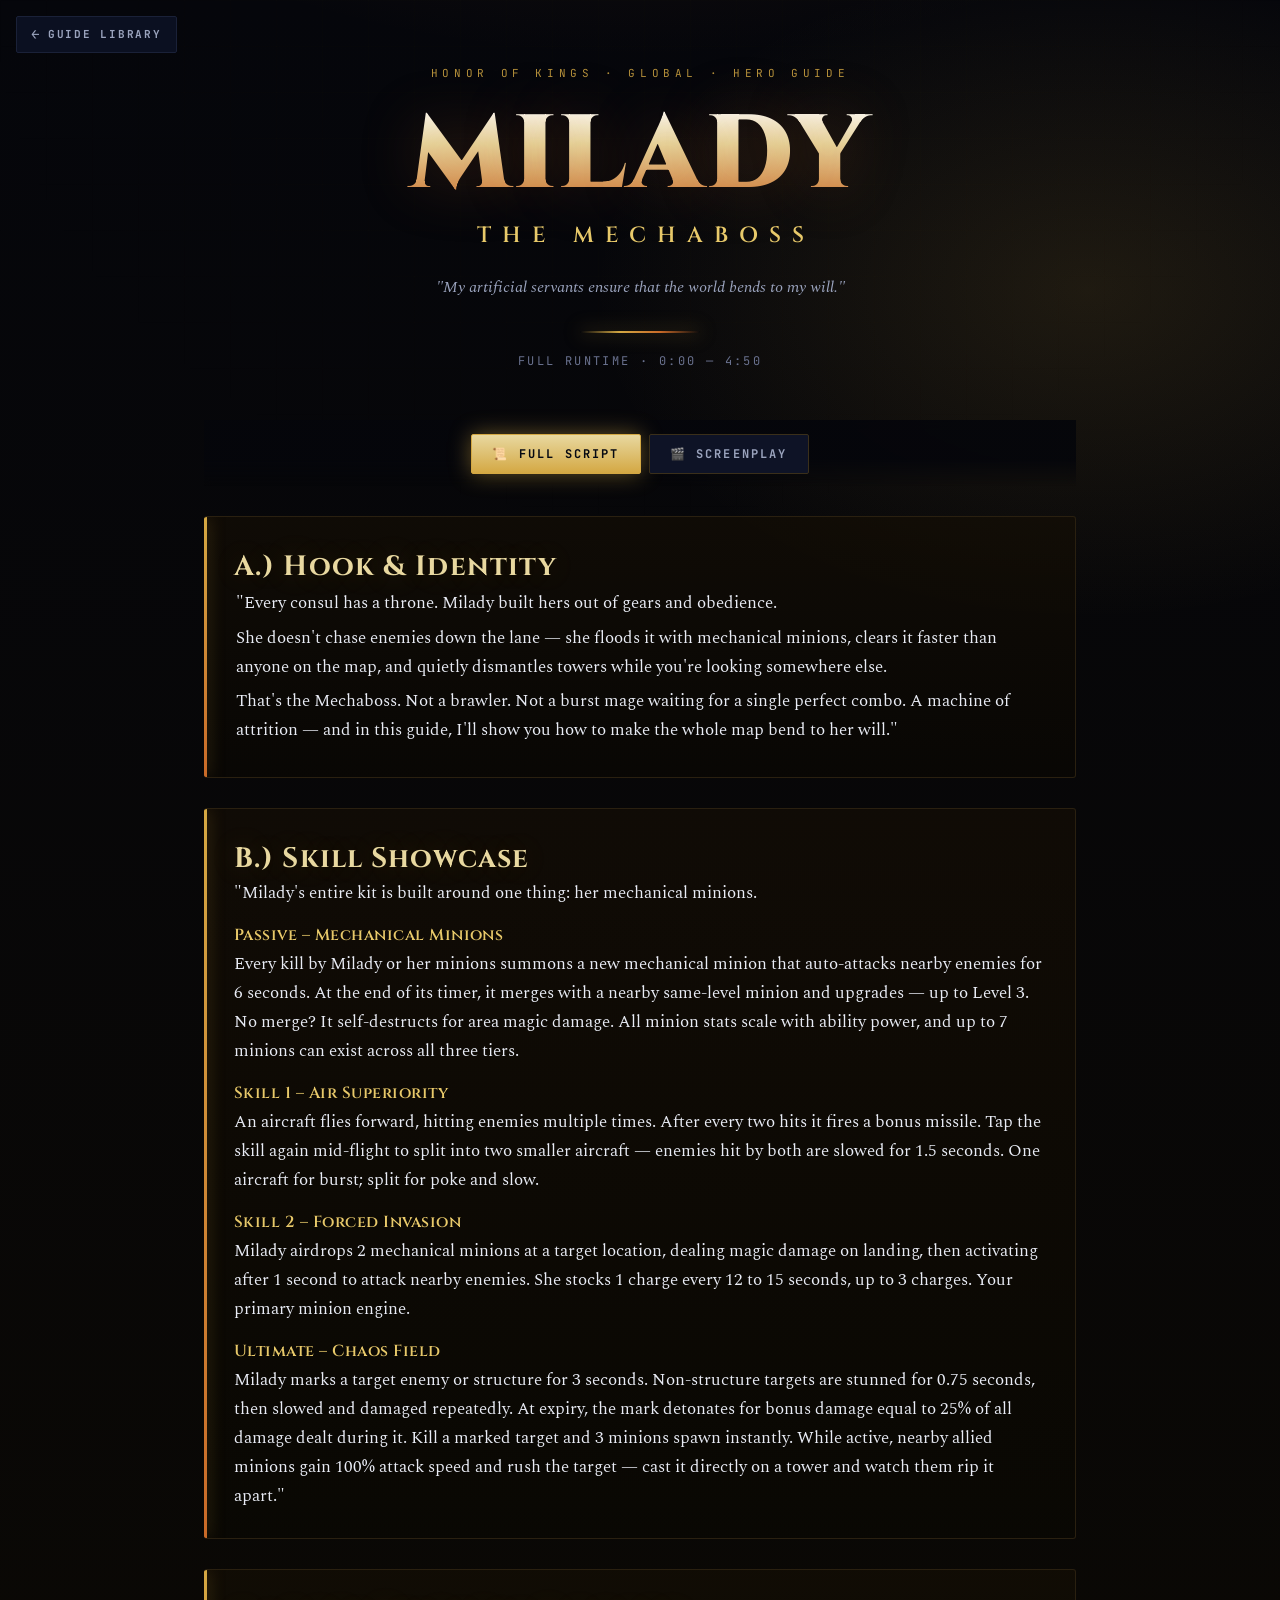
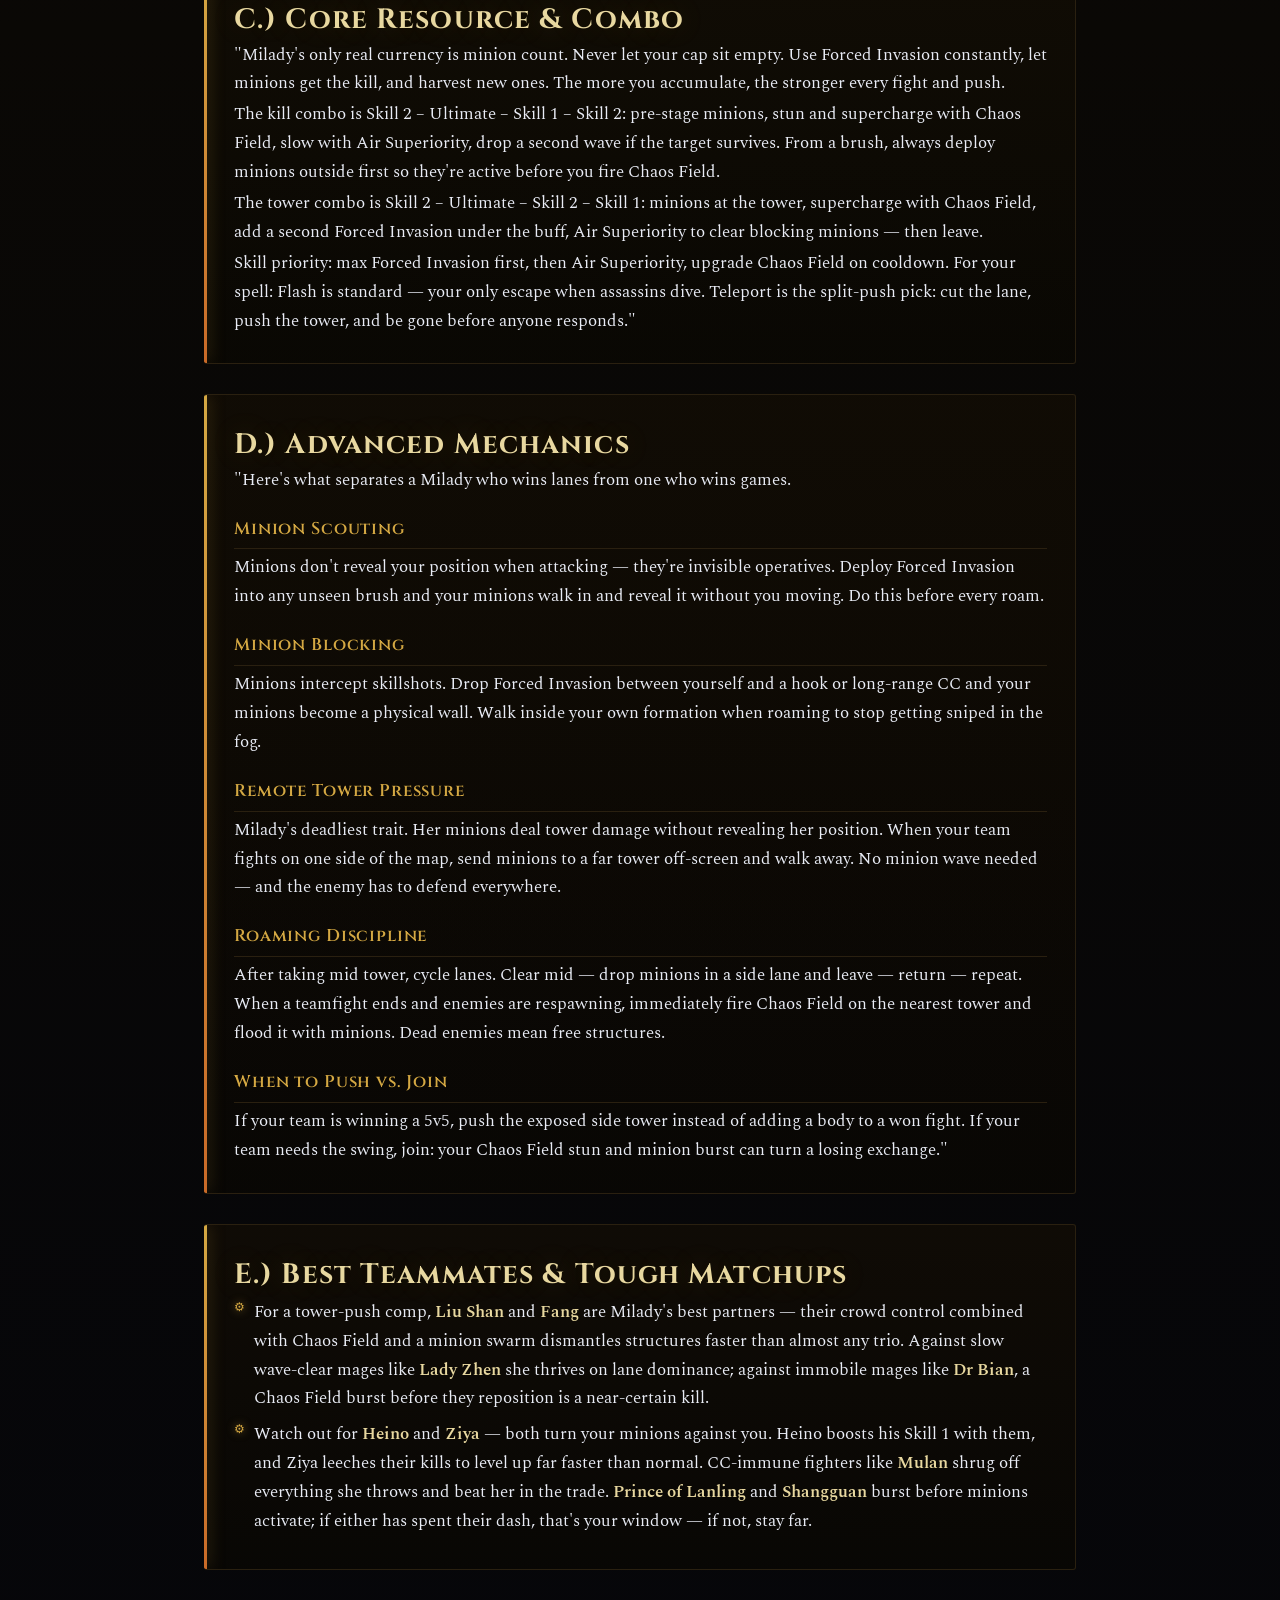
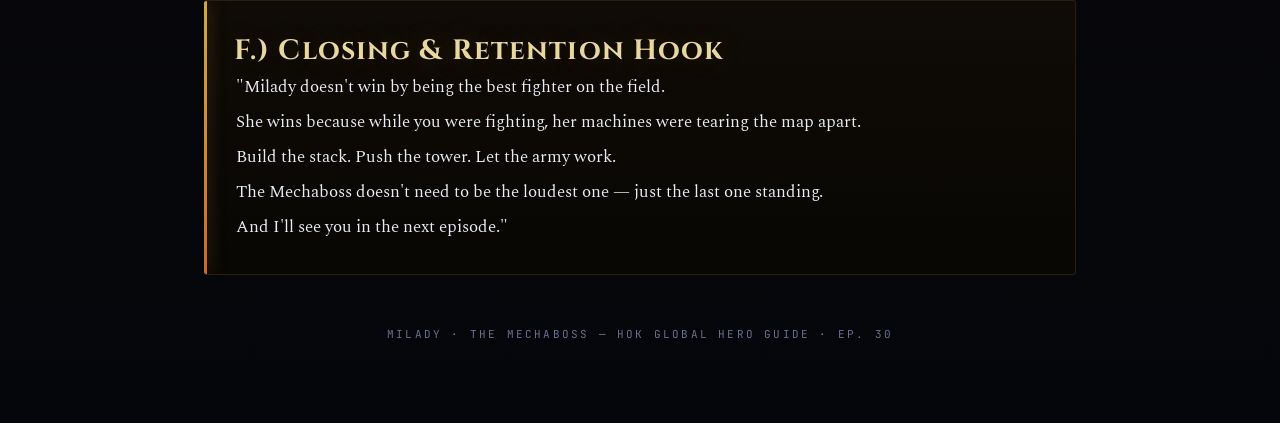
<file: milady.html>
<!DOCTYPE html>
<html lang="en">
<head>
<meta charset="UTF-8">
<meta name="viewport" content="width=device-width, initial-scale=1.0">
<title>Milady — Mechaboss · Guide Script & Screenplay</title>
<link rel="preconnect" href="https://fonts.googleapis.com">
<link rel="preconnect" href="https://fonts.gstatic.com" crossorigin>
<link href="https://fonts.googleapis.com/css2?family=Cinzel:wght@500;600;700;900&family=Spectral:ital,wght@0,300;0,400;0,500;0,600;1,400&family=JetBrains+Mono:wght@500;700&display=swap" rel="stylesheet">
<link rel="stylesheet" href="shared.css">
<script defer src="shared.js"></script>
<style>
  :root{
    --void:#05060b;
    --ink:#0b0e1a;
    --panel:#10142400;
    --panel-solid:#0e1326;
    --edge:#3a2f1a;
    --edge-soft:#2a2010;
    --bolt:#d4a843;
    --bolt-bright:#e8d8a0;
    --volt:#c96a28;
    --gold:#e8c96a;
    --gold-soft:#c9a23a;
    --paper:#e9ecf5;
    --paper-dim:#9aa3bd;
    --paper-faint:#69718e;
    --danger:#ff7a8a;
  }
  *{box-sizing:border-box;margin:0;padding:0}
  html{scroll-behavior:smooth}
  body{
    font-family:'Spectral',Georgia,serif;
    background:
      radial-gradient(1200px 700px at 50% -10%, rgba(201,106,40,.15), transparent 60%),
      radial-gradient(900px 600px at 85% 8%, rgba(212,168,67,.12), transparent 55%),
      linear-gradient(180deg,#05060b 0%, #0a0805 45%, #05060b 100%);
    color:var(--paper);
    line-height:1.7;
    min-height:100vh;
    padding:0 0 80px;
  }
  body::before{
    content:"";position:fixed;inset:0;pointer-events:none;z-index:0;opacity:.4;
    background-image:
      linear-gradient(rgba(212,168,67,.03) 1px, transparent 1px),
      linear-gradient(90deg, rgba(212,168,67,.03) 1px, transparent 1px);
    background-size:46px 46px;
    mask-image:radial-gradient(1000px 800px at 50% 0%, #000 30%, transparent 80%);
  }
  .wrap{max-width:920px;margin:0 auto;padding:0 24px;position:relative;z-index:1}

  /* ---------- MASTHEAD ---------- */
  header.mast{text-align:center;padding:64px 0 30px;position:relative;}
  .kicker{
    font-family:'JetBrains Mono',monospace;font-size:11px;letter-spacing:.42em;
    text-transform:uppercase;color:var(--bolt);opacity:.85;margin-bottom:22px;
  }
  .mast h1{
    font-family:'Cinzel',serif;font-weight:900;line-height:.98;
    font-size:clamp(48px,11vw,104px);letter-spacing:.02em;
    background:linear-gradient(180deg,#fff 0%, var(--bolt-bright) 38%, var(--volt) 105%);
    -webkit-background-clip:text;background-clip:text;color:transparent;
    text-shadow:0 0 60px rgba(201,106,40,.25);
  }
  .mast .epithet{
    font-family:'Cinzel',serif;font-weight:600;font-size:clamp(15px,3.6vw,22px);
    letter-spacing:.5em;text-transform:uppercase;color:var(--gold);
    margin-top:10px;padding-left:.5em;
  }
  .mast .sub{
    margin-top:20px;color:var(--paper-dim);font-style:italic;font-size:16px;
    max-width:560px;margin-left:auto;margin-right:auto;
  }
  .bolt-rule{
    width:120px;height:2px;margin:30px auto 0;
    background:linear-gradient(90deg,transparent,var(--bolt),var(--volt),transparent);
    box-shadow:0 0 18px rgba(212,168,67,.6);
  }
  .runtime{
    font-family:'JetBrains Mono',monospace;font-size:12px;color:var(--paper-faint);
    letter-spacing:.2em;margin-top:18px;
  }

  /* ---------- TABS ---------- */
  .tabs{
    position:sticky;top:0;z-index:20;display:flex;gap:8px;justify-content:center;
    padding:14px 0 12px;margin:18px 0 8px;
    background:linear-gradient(180deg,#05060bef 60%, transparent);
    backdrop-filter:blur(4px);
  }
  .tab{
    font-family:'JetBrains Mono',monospace;font-weight:700;font-size:12px;
    letter-spacing:.18em;text-transform:uppercase;cursor:pointer;
    color:var(--paper-dim);background:var(--panel-solid);
    border:1px solid var(--edge);padding:11px 20px;border-radius:2px;
    transition:.22s;
  }
  .tab:hover{color:var(--paper);border-color:var(--bolt)}
  .tab.active{
    color:#060912;background:linear-gradient(180deg,var(--bolt-bright),var(--bolt));
    border-color:var(--bolt);box-shadow:0 0 22px rgba(212,168,67,.45);
  }
  .view{display:none;animation:fade .4s ease}
  .view.active{display:block}
  @keyframes fade{from{opacity:0;transform:translateY(8px)}to{opacity:1;transform:none}}

  /* ---------- SCRIPT BLOCKS ---------- */
  .block{
    position:relative;margin:30px 0;padding:26px 28px 26px 30px;
    background:linear-gradient(180deg,rgba(20,14,5,.72),rgba(10,8,3,.72));
    border:1px solid var(--edge-soft);border-left:none;border-radius:3px;
    overflow:hidden;
  }
  .block::before{
    content:"";position:absolute;left:0;top:0;bottom:0;width:3px;
    background:linear-gradient(180deg,var(--bolt),var(--volt));
    box-shadow:0 0 16px rgba(212,168,67,.5);
  }
  .block .ts{
    display:inline-block;font-family:'JetBrains Mono',monospace;font-weight:700;
    font-size:12px;letter-spacing:.12em;color:#060912;
    background:linear-gradient(90deg,var(--gold),var(--gold-soft));
    padding:4px 12px;border-radius:2px;margin-bottom:6px;
  }
  .block h2{
    font-family:'Cinzel',serif;font-weight:700;font-size:clamp(20px,4vw,28px);
    color:var(--bolt-bright);letter-spacing:.04em;margin:8px 0 4px;line-height:1.15;
    text-shadow:0 0 30px rgba(212,168,67,.2);
  }
  .block h2 .tail{font-size:.62em;color:var(--gold);letter-spacing:.08em;font-weight:600}
  .vo{color:var(--paper);font-size:17px}
  .vo p{margin:0 0 2px}
  .vo .quote{display:block;margin:6px 0;padding-left:2px}
  .skill{
    font-family:'Cinzel',serif;font-weight:600;color:var(--gold);
    letter-spacing:.03em;display:block;margin:14px 0 1px;font-size:16px;
  }
  .subhead{
    font-family:'Cinzel',serif;font-weight:600;color:var(--bolt);
    letter-spacing:.05em;display:block;margin:20px 0 4px;font-size:17px;
    border-bottom:1px solid var(--edge-soft);padding-bottom:5px;
  }
  .lead{font-weight:600;color:var(--bolt-bright)}
  .vo .spacer{height:9px}
  .vo ul{list-style:none;margin:6px 0;padding:0}
  .vo ul li{position:relative;padding-left:20px;margin:7px 0;}
  .vo ul li::before{
    content:"⚙";position:absolute;left:0;top:0;font-size:12px;color:var(--bolt);
    filter:drop-shadow(0 0 4px rgba(212,168,67,.6));
  }
  em.note{color:var(--paper-dim)}

  /* ---------- SCREENPLAY ---------- */
  .sp-intro{
    margin:26px 0 8px;color:var(--paper-dim);font-style:italic;font-size:15px;
    border-left:2px solid var(--edge);padding-left:16px;
  }
  .scene{
    margin:22px 0;border:1px solid var(--edge-soft);border-radius:3px;overflow:hidden;
    background:linear-gradient(180deg,rgba(20,14,5,.7),rgba(10,8,3,.7));
  }
  .scene-head{
    display:flex;align-items:center;gap:14px;flex-wrap:wrap;
    padding:12px 18px;background:rgba(212,168,67,.06);
    border-bottom:1px solid var(--edge-soft);
  }
  .scene-head .ts{
    font-family:'JetBrains Mono',monospace;font-weight:700;font-size:12px;
    color:#060912;background:linear-gradient(90deg,var(--gold),var(--gold-soft));
    padding:4px 11px;border-radius:2px;letter-spacing:.08em;
  }
  .scene-head .title{
    font-family:'Cinzel',serif;font-weight:600;font-size:15px;color:var(--bolt-bright);
    letter-spacing:.06em;text-transform:uppercase;
  }
  .scene-body{padding:6px 18px 16px}
  .row{display:flex;gap:0;border-bottom:1px dashed var(--edge-soft);padding:12px 0}
  .row:last-child{border-bottom:none}
  .row .lab{
    flex:0 0 116px;font-family:'JetBrains Mono',monospace;font-weight:700;
    font-size:10.5px;letter-spacing:.14em;text-transform:uppercase;
    padding-top:3px;
  }
  .row.record .lab{color:var(--bolt)}
  .row.show .lab{color:var(--volt)}
  .row.reps .lab{color:var(--gold-soft)}
  .row .val{flex:1;font-size:15.5px;color:var(--paper)}
  .row .val .ost-text{
    font-family:'JetBrains Mono',monospace;font-size:13px;color:var(--bolt-bright);
    background:rgba(212,168,67,.08);border:1px solid var(--edge-soft);
    padding:2px 8px;border-radius:2px;display:inline-block;margin:2px 4px 2px 0;
  }
  .row .val .none{color:var(--paper-faint);font-style:italic}
  .row .val ul{list-style:none;margin:4px 0;padding:0}
  .row .val ul li{position:relative;padding-left:16px;margin:6px 0;font-size:15px}
  .row .val ul li::before{content:"·";position:absolute;left:0;color:var(--bolt)}

  /* ---------- NOTE BAR ---------- */
  .notebar{
    margin:34px 0 0;padding:16px 20px;border:1px dashed var(--edge);border-radius:3px;
    background:rgba(212,168,67,.04);color:var(--paper-dim);font-size:14px;
  }
  .notebar b{color:var(--gold);font-family:'Cinzel',serif;letter-spacing:.04em}
  footer{
    text-align:center;margin-top:50px;color:var(--paper-faint);
    font-family:'JetBrains Mono',monospace;font-size:11px;letter-spacing:.2em;
  }

  /* ---------- PRINT ---------- */
  @media print{
    body{background:#fff;color:#111}
    body::before{display:none}
    .tabs{display:none}
    .view{display:block!important}
    .view + .view{page-break-before:always}
    .mast h1{color:#3a2000;-webkit-text-fill-color:#3a2000}
    .mast .epithet{color:#8a6a14}
    .block,.scene{background:#fff;border-color:#bbb;break-inside:avoid}
    .block h2,.scene-head .title{color:#3a2000}
    .vo,.row .val{color:#111}
    .skill{color:#8a6a14}
    .block .ts,.scene-head .ts{background:#3a2000;color:#fff}
  }
  @media (max-width:600px){
    .row{flex-direction:column;gap:3px}
    .row .lab{flex:none}
  }
</style>
</head>
<body>
<div class="wrap">

  <header class="mast">
    <div class="kicker">Honor of Kings · Global · Hero Guide</div>
    <h1>MILADY</h1>
    <div class="epithet">The Mechaboss</div>
    <p class="sub">"My artificial servants ensure that the world bends to my will."</p>
    <div class="bolt-rule"></div>
    <div class="runtime">FULL RUNTIME · 0:00 — 4:50</div>
  </header>

  <nav class="tabs">
    <button class="tab active" data-view="script">📜 Full Script</button>
    <button class="tab" data-view="screenplay">🎬 Screenplay</button>
  </nav>

  <!-- ============================== FULL SCRIPT ============================== -->
  <section class="view active" id="script">

    <div class="block">
      <h2>A.) Hook &amp; Identity</h2>
      <div class="vo">
        <span class="quote">"Every consul has a throne. Milady built hers out of gears and obedience.</span>
        <span class="quote">She doesn't chase enemies down the lane — she floods it with mechanical minions, clears it faster than anyone on the map, and quietly dismantles towers while you're looking somewhere else.</span>
        <span class="quote">That's the Mechaboss. Not a brawler. Not a burst mage waiting for a single perfect combo. A machine of attrition — and in this guide, I'll show you how to make the whole map bend to her will."</span>
      </div>
    </div>

    <div class="block">
      <h2>B.) Skill Showcase</h2>
      <div class="vo">
        <p>"Milady's entire kit is built around one thing: her mechanical minions.</p>
        <span class="skill">Passive – Mechanical Minions</span>
        <p>Every kill by Milady or her minions summons a new mechanical minion that auto-attacks nearby enemies for 6 seconds. At the end of its timer, it merges with a nearby same-level minion and upgrades — up to Level 3. No merge? It self-destructs for area magic damage. All minion stats scale with ability power, and up to 7 minions can exist across all three tiers.</p>
        <span class="skill">Skill 1 – Air Superiority</span>
        <p>An aircraft flies forward, hitting enemies multiple times. After every two hits it fires a bonus missile. Tap the skill again mid-flight to split into two smaller aircraft — enemies hit by both are slowed for 1.5 seconds. One aircraft for burst; split for poke and slow.</p>
        <span class="skill">Skill 2 – Forced Invasion</span>
        <p>Milady airdrops 2 mechanical minions at a target location, dealing magic damage on landing, then activating after 1 second to attack nearby enemies. She stocks 1 charge every 12 to 15 seconds, up to 3 charges. Your primary minion engine.</p>
        <span class="skill">Ultimate – Chaos Field</span>
        <p>Milady marks a target enemy or structure for 3 seconds. Non-structure targets are stunned for 0.75 seconds, then slowed and damaged repeatedly. At expiry, the mark detonates for bonus damage equal to 25% of all damage dealt during it. Kill a marked target and 3 minions spawn instantly. While active, nearby allied minions gain 100% attack speed and rush the target — cast it directly on a tower and watch them rip it apart."</p>
      </div>
    </div>

    <div class="block">
      <h2>C.) Core Resource &amp; Combo</h2>
      <div class="vo">
        <p>"Milady's only real currency is minion count. Never let your cap sit empty. Use Forced Invasion constantly, let minions get the kill, and harvest new ones. The more you accumulate, the stronger every fight and push.</p>
        <p>The kill combo is Skill 2 – Ultimate – Skill 1 – Skill 2: pre-stage minions, stun and supercharge with Chaos Field, slow with Air Superiority, drop a second wave if the target survives. From a brush, always deploy minions outside first so they're active before you fire Chaos Field.</p>
        <p>The tower combo is Skill 2 – Ultimate – Skill 2 – Skill 1: minions at the tower, supercharge with Chaos Field, add a second Forced Invasion under the buff, Air Superiority to clear blocking minions — then leave.</p>
        <p>Skill priority: max Forced Invasion first, then Air Superiority, upgrade Chaos Field on cooldown. For your spell: Flash is standard — your only escape when assassins dive. Teleport is the split-push pick: cut the lane, push the tower, and be gone before anyone responds."</p>
      </div>
    </div>

    <div class="block">
      <h2>D.) Advanced Mechanics</h2>
      <div class="vo">
        <p>"Here's what separates a Milady who wins lanes from one who wins games.</p>

        <span class="subhead">Minion Scouting</span>
        <p>Minions don't reveal your position when attacking — they're invisible operatives. Deploy Forced Invasion into any unseen brush and your minions walk in and reveal it without you moving. Do this before every roam.</p>

        <span class="subhead">Minion Blocking</span>
        <p>Minions intercept skillshots. Drop Forced Invasion between yourself and a hook or long-range CC and your minions become a physical wall. Walk inside your own formation when roaming to stop getting sniped in the fog.</p>

        <span class="subhead">Remote Tower Pressure</span>
        <p>Milady's deadliest trait. Her minions deal tower damage without revealing her position. When your team fights on one side of the map, send minions to a far tower off-screen and walk away. No minion wave needed — and the enemy has to defend everywhere.</p>

        <span class="subhead">Roaming Discipline</span>
        <p>After taking mid tower, cycle lanes. Clear mid — drop minions in a side lane and leave — return — repeat. When a teamfight ends and enemies are respawning, immediately fire Chaos Field on the nearest tower and flood it with minions. Dead enemies mean free structures.</p>

        <span class="subhead">When to Push vs. Join</span>
        <p>If your team is winning a 5v5, push the exposed side tower instead of adding a body to a won fight. If your team needs the swing, join: your Chaos Field stun and minion burst can turn a losing exchange."</p>
      </div>
    </div>

    <div class="block">
      <h2>E.) Best Teammates &amp; Tough Matchups</h2>
      <div class="vo">
        <ul>
          <li>For a tower-push comp, <span class="lead">Liu Shan</span> and <span class="lead">Fang</span> are Milady's best partners — their crowd control combined with Chaos Field and a minion swarm dismantles structures faster than almost any trio. Against slow wave-clear mages like <span class="lead">Lady Zhen</span> she thrives on lane dominance; against immobile mages like <span class="lead">Dr Bian</span>, a Chaos Field burst before they reposition is a near-certain kill.</li>
          <li>Watch out for <span class="lead">Heino</span> and <span class="lead">Ziya</span> — both turn your minions against you. Heino boosts his Skill 1 with them, and Ziya leeches their kills to level up far faster than normal. CC-immune fighters like <span class="lead">Mulan</span> shrug off everything she throws and beat her in the trade. <span class="lead">Prince of Lanling</span> and <span class="lead">Shangguan</span> burst before minions activate; if either has spent their dash, that's your window — if not, stay far.</li>
        </ul>
      </div>
    </div>

    <div class="block">
      <h2>F.) Closing &amp; Retention Hook</h2>
      <div class="vo">
        <span class="quote">"Milady doesn't win by being the best fighter on the field.</span>
        <span class="quote">She wins because while you were fighting, her machines were tearing the map apart.</span>
        <span class="quote">Build the stack. Push the tower. Let the army work.</span>
        <span class="quote">The Mechaboss doesn't need to be the loudest one — just the last one standing.</span>
        <span class="quote">And I'll see you in the next episode."</span>
      </div>
    </div>

  </section>

  <!-- ============================== SCREENPLAY ============================== -->
  <section class="view" id="screenplay">

    <p class="sp-intro">Shooting screenplay broken into production beats. <b>Record</b> = what to film. <b>Show</b> = the specific detail that must be visible and legible on screen. <b>Reps</b> = number of takes and filming environment.</p>

    <!-- A HOOK -->
    <div class="scene">
      <div class="scene-head"><span class="title">A.) Hook &amp; Identity</span></div>
      <div class="scene-body">
        <div class="row record">
          <div class="lab">Record</div>
          <div class="val">
            <ul>
              <li>Cold open: Milady stands still at mid lane while an enemy wave crashes in. She does nothing — just lets the mechanical minions already on the field attack and kill automatically, rippling through the wave without her touching a button. Hold for 3–4 seconds.
                <br><em>What happens:</em> minions auto-attack and kill every enemy minion while Milady's portrait is still and composed — the contrast between her calm and the minions' work is the opening image.
                <br><em>Setup:</em> Custom game or real match footage. Must have at least 3–4 active minions visible. Milady must not move or cast anything during this clip.</li>
              <li>Cut immediately to a full kill combo ending in a tower fall — Chaos Field stun, minions swarming, tower crumbling.
                <br><em>What happens:</em> tower destruction animation plays and a kill or assist notification is visible.
                <br><em>Setup:</em> Real match footage preferred for energy. Tower must fully fall within the clip.</li>
            </ul>
          </div>
        </div>
        <div class="row show">
          <div class="lab">Show</div>
          <div class="val">First clip: minion auto-attack animations and kill numbers must be clearly visible while Milady stands idle. Second clip: the tower HP bar must reach zero and play its destruction animation on screen.</div>
        </div>
        <div class="row reps">
          <div class="lab">Reps</div>
          <div class="val">2 clean takes of the idle minion clip. 1 clean take of the tower-fall clip. Curate from existing match recordings if available.</div>
        </div>
      </div>
    </div>

    <!-- B SKILL SHOWCASE -->
    <div class="scene">
      <div class="scene-head"><span class="title">B.) Skill Showcase — Passive: Mechanical Minions</span></div>
      <div class="scene-body">
        <div class="row record">
          <div class="lab">Record</div>
          <div class="val">
            <ul>
              <li>Practice range: kill an enemy minion with a basic attack. A mechanical minion spawns and begins auto-attacking.
                <br><em>What happens:</em> the minion spawn animation plays immediately after the kill.
                <br><em>Setup:</em> Practice range. Start with 0 minions on field so the spawn is isolated and clear.</li>
              <li>Let a Level-1 minion's timer run out while a second Level-1 minion is nearby. The two merge and a Level-2 minion appears.
                <br><em>What happens:</em> merge animation plays; the resulting minion is visibly larger with a silver indicator.
                <br><em>Setup:</em> Practice range. You need exactly two Level-1 minions alive at the same time — kill two minions rapidly so both Level-1 minions are active simultaneously.</li>
              <li>Show a minion self-destructing when there is no nearby same-level minion to merge with — it explodes and deals area damage to nearby dummies.
                <br><em>What happens:</em> explosion animation plays and damage numbers appear on nearby targets.
                <br><em>Setup:</em> Practice range. Place minion so it expires next to a dummy with no other same-level minion nearby.</li>
            </ul>
          </div>
        </div>
        <div class="row show">
          <div class="lab">Show</div>
          <div class="val">Spawn clip: the minion count UI or the minion itself must be clearly visible appearing. Merge clip: both the pre-merge minions and the resulting larger Level-2 minion must be visible in the same frame. Self-destruct clip: the damage number from the explosion must be readable on the dummy target.</div>
        </div>
        <div class="row reps">
          <div class="lab">Reps</div>
          <div class="val">2 takes of each clip. All filmed in the practice range.</div>
        </div>
      </div>
    </div>

    <div class="scene">
      <div class="scene-head"><span class="title">B.) Skill Showcase — Skill 1: Air Superiority</span></div>
      <div class="scene-body">
        <div class="row record">
          <div class="lab">Record</div>
          <div class="val">
            <ul>
              <li>Use Skill 1 without tapping it a second time. The aircraft flies forward hitting enemies multiple times; after two hits it fires a missile for higher damage.
                <br><em>What happens:</em> multiple hit numbers appear on the target, with a noticeably larger number from the missile hit.
                <br><em>Setup:</em> Practice range with a stationary dummy in a straight line ahead.</li>
              <li>Use Skill 1 again and immediately tap the skill button a second time mid-flight to split the aircraft into two. Both smaller aircraft fly into the same enemy dummy.
                <br><em>What happens:</em> the aircraft visibly splits into two on screen; both aircraft strike the same target and a slow icon appears on the dummy.
                <br><em>Setup:</em> Practice range. Tap the second activation early enough that the split happens before the aircraft reaches the target so the split animation is clearly visible.</li>
            </ul>
          </div>
        </div>
        <div class="row show">
          <div class="lab">Show</div>
          <div class="val">Single aircraft clip: the larger missile damage number must be clearly distinguishable from the regular hit numbers. Split clip: the aircraft splitting animation must be on screen, and the slow icon on the target must be visible immediately after.</div>
        </div>
        <div class="row reps">
          <div class="lab">Reps</div>
          <div class="val">2 takes each. Practice range.</div>
        </div>
      </div>
    </div>

    <div class="scene">
      <div class="scene-head"><span class="title">B.) Skill Showcase — Skill 2: Forced Invasion</span></div>
      <div class="scene-body">
        <div class="row record">
          <div class="lab">Record</div>
          <div class="val">
            <ul>
              <li>Target a location on the ground. Two minions drop in, the landing damage numbers appear, then after a 1-second pause the minions activate and begin attacking nearby enemies.
                <br><em>What happens:</em> landing damage numbers appear immediately on drop, then there is a visible 1-second delay before the minions start moving and attacking.
                <br><em>Setup:</em> Practice range with dummies nearby. Capture from a side angle so the drop trajectory and activation delay both read clearly.</li>
              <li>Show the charge stock icon refilling over time — let one charge deplete, then let the camera linger on the icon as a new charge slowly stocks back up.
                <br><em>What happens:</em> the charge counter increments from 2 to 3 as the stock interval completes.
                <br><em>Setup:</em> Any game mode where Skill 2 UI is visible. Keep UI in frame throughout.</li>
            </ul>
          </div>
        </div>
        <div class="row show">
          <div class="lab">Show</div>
          <div class="val">Drop clip: both the landing damage and the 1-second activation pause must be visible — the minions must not start moving until the delay is over. Charge clip: the charge counter UI must be legible and the increment from 2→3 must be visible.</div>
        </div>
        <div class="row reps">
          <div class="lab">Reps</div>
          <div class="val">2 takes of the drop clip. 1 take of the charge refill clip. Practice range.</div>
        </div>
      </div>
    </div>

    <div class="scene">
      <div class="scene-head"><span class="title">B.) Skill Showcase — Ultimate: Chaos Field</span></div>
      <div class="scene-body">
        <div class="row record">
          <div class="lab">Record</div>
          <div class="val">
            <ul>
              <li>Cast the Ultimate on an enemy hero. The target is stunned for 0.75 seconds, then slowed and takes repeated damage ticks for 3 seconds. Nearby minions instantly rush the marked target at high speed. At the end of the mark, the detonation hits the target and nearby enemies.
                <br><em>What happens:</em> stun animation on the target, damage ticks during the mark, minions visibly accelerating toward the target, and a final explosion at mark expiry with a damage number.
                <br><em>Setup:</em> Custom game or real match. Target must be a non-structure enemy. Have at least 2 minions already active before casting so the rush animation is visible.</li>
              <li>Cast the Ultimate directly on a tower structure. Show minions rushing the tower and attacking it at high speed while the mark is active.
                <br><em>What happens:</em> no stun animation on the tower, but minions visibly accelerate and deal damage to the tower. Tower HP bar drops visibly during the mark.
                <br><em>Setup:</em> Custom game. Must have at least 3 minions active before casting on the tower. Tower must not already be at low HP — start at roughly 50% HP so the damage is visible without the tower immediately dying.</li>
            </ul>
          </div>
        </div>
        <div class="row show">
          <div class="lab">Show</div>
          <div class="val">Enemy hero clip: the stun animation, periodic damage ticks, minion rush, and final detonation damage number must all be visible. Tower clip: the minion speed boost and the tower HP bar dropping must both be readable on screen.</div>
        </div>
        <div class="row reps">
          <div class="lab">Reps</div>
          <div class="val">2 takes of the enemy cast clip. 2 takes of the tower cast clip. Custom game preferred for control.</div>
        </div>
      </div>
    </div>

    <!-- C CORE RESOURCE -->
    <div class="scene">
      <div class="scene-head"><span class="title">C.) Core Resource &amp; Combo — Minion Accumulation</span></div>
      <div class="scene-body">
        <div class="row record">
          <div class="lab">Record</div>
          <div class="val">
            <ul>
              <li>Lane clip showing Milady using Forced Invasion in a minion wave, letting the dropped minions kill lane minions, and new mechanical minions spawning from those kills — building up a growing swarm naturally.
                <br><em>What happens:</em> each kill from a mechanical minion spawns another one; the count of active minions on screen visibly grows over 15–20 seconds of farming.
                <br><em>Setup:</em> Real match or custom game mid-lane. Must start with 0 or 1 active minions so the growth from accumulation reads clearly.</li>
            </ul>
          </div>
        </div>
        <div class="row show">
          <div class="lab">Show</div>
          <div class="val">The growing number of active mechanical minions on screen over time — the viewer should be able to count more minions at the end of the clip than at the start.</div>
        </div>
        <div class="row reps">
          <div class="lab">Reps</div>
          <div class="val">2 takes. Real match footage preferred for natural lane pacing. Clip length: 15–20 seconds.</div>
        </div>
      </div>
    </div>

    <div class="scene">
      <div class="scene-head"><span class="title">C.) Core Resource &amp; Combo — Kill Combo (Skill 2 – Ult – Skill 1 – Skill 2)</span></div>
      <div class="scene-body">
        <div class="row record">
          <div class="lab">Record</div>
          <div class="val">
            <ul>
              <li>Execute the full kill combo in sequence on a real or training enemy: (1) Deploy Skill 2 near the target to pre-stage minions. (2) Immediately fire Ultimate on the target — minions rush in. (3) Use Skill 1 to add damage and apply slow. (4) Drop a second Skill 2 if the target is still alive. Capture the sequence as one continuous uncut clip.
                <br><em>What happens:</em> stun from Ultimate, minions swarming the marked target, slow from Skill 1, and the kill notification appearing.
                <br><em>Setup:</em> Custom game against a roughly equal-health target. Start the clip exactly when Skill 2 is first activated — not before.</li>
              <li>Show the brush ambush variant: Milady is hiding in a brush. She deploys Skill 2 outside the brush so the minions walk in and are already active. Then she steps out and immediately fires Ultimate on the target — the minions are already in position.
                <br><em>What happens:</em> minions are visibly already active and moving when Milady steps out, making the engage instant rather than delayed.
                <br><em>Setup:</em> Custom game or real match. The pre-staged minions must be active (not just dropped) before Milady exits the brush.</li>
            </ul>
          </div>
        </div>
        <div class="row show">
          <div class="lab">Show</div>
          <div class="val">Kill combo clip: the skill activation order must be visible in the skill icon UI — viewer should be able to follow Skill 2 → Ultimate → Skill 1 → Skill 2 from the ability icons. Brush ambush clip: the minions must visibly already be moving before Milady casts Ultimate — not spawning at the same time.</div>
        </div>
        <div class="row reps">
          <div class="lab">Reps</div>
          <div class="val">2 clean takes of the standard kill combo. 2 takes of the brush ambush variant. Custom game for consistency.</div>
        </div>
      </div>
    </div>

    <div class="scene">
      <div class="scene-head"><span class="title">C.) Core Resource &amp; Combo — Tower Combo &amp; Spell Selection</span></div>
      <div class="scene-body">
        <div class="row record">
          <div class="lab">Record</div>
          <div class="val">
            <ul>
              <li>Execute the tower-push combo: (1) Drop Skill 2 at the tower. (2) Fire Ultimate on the structure — minions rush it. (3) Drop a second Skill 2 while Ultimate is still active. (4) Use Skill 1 to clear any enemy minions blocking. (5) Milady immediately walks away. Capture as one continuous clip.
                <br><em>What happens:</em> tower takes rapid damage from the supercharged minion swarm, HP bar drops significantly, and Milady exits the area before any enemy arrives.
                <br><em>Setup:</em> Custom game. Tower should start at roughly 60–70% HP so the damage during the combo is clearly visible without the tower necessarily dying.</li>
              <li>Screen recording of the spell selection screen showing Flash selected. Then a brief clip of Flash being used to escape a diving assassin.
                <br><em>What happens:</em> Flash teleports Milady a short distance away, creating separation from the assassin.
                <br><em>Setup:</em> Spell select screen — record the UI. Flash escape — real match or custom game with an assassin.</li>
              <li>Screen recording of the spell selection screen showing Teleport selected. Then a brief clip of Milady using Teleport to reach an allied structure in a side lane after pushing mid.
                <br><em>What happens:</em> Teleport channels for 2 seconds and Milady appears at the side-lane tower.
                <br><em>Setup:</em> Custom game or real match. Show Milady walking toward mid lane, then activating Teleport to the side lane — the lane switch must be visible.</li>
            </ul>
          </div>
        </div>
        <div class="row show">
          <div class="lab">Show</div>
          <div class="val">Tower combo: the tower HP bar must visibly drop during the minion swarm, and Milady must be seen walking away before the clip ends. Spell clips: the spell name label must be visible on the spell selection screen. The escape and teleport effects must be clearly visible.</div>
        </div>
        <div class="row reps">
          <div class="lab">Reps</div>
          <div class="val">2 takes of the tower combo. 1 take of each spell clip.</div>
        </div>
      </div>
    </div>

    <!-- D ADVANCED -->
    <div class="scene">
      <div class="scene-head"><span class="title">D.) Advanced Mechanics — Minion Scouting</span></div>
      <div class="scene-body">
        <div class="row record">
          <div class="lab">Record</div>
          <div class="val">
            <ul>
              <li>Milady stands just outside a brush that contains an enemy. She deploys Skill 2 so the minions land outside the brush and then walk in. The minions reveal the enemy inside without Milady entering or casting anything else.
                <br><em>What happens:</em> the enemy hero in the brush becomes visible on screen as the minions enter. Milady has not moved from her position outside.
                <br><em>Setup:</em> Custom game with an enemy player or bot hiding in a river brush. Milady must not step past the brush boundary at any point during the clip.</li>
            </ul>
          </div>
        </div>
        <div class="row show">
          <div class="lab">Show</div>
          <div class="val">The enemy hero must become visible on screen as a direct result of the minions entering — not from Milady's position. Milady's position outside the brush must be visible at the same time.</div>
        </div>
        <div class="row reps">
          <div class="lab">Reps</div>
          <div class="val">2 clean takes. Custom game. Enemy must be fully hidden before the minions are deployed.</div>
        </div>
      </div>
    </div>

    <div class="scene">
      <div class="scene-head"><span class="title">D.) Advanced Mechanics — Minion Blocking</span></div>
      <div class="scene-body">
        <div class="row record">
          <div class="lab">Record</div>
          <div class="val">
            <ul>
              <li>A support enemy fires a long-range CC skillshot (hook or similar) at Milady. Milady has deployed Skill 2 between herself and the enemy so minions are positioned in the path of the skillshot. The skillshot hits a minion instead of Milady.
                <br><em>What happens:</em> the CC projectile visibly collides with a mechanical minion and does not reach Milady. The minion may take the hit or the skillshot may stop on impact.
                <br><em>Setup:</em> Custom game with a support hero known for a long-range hook or projectile CC. Milady must be positioned behind her own minions when the enemy fires. Film from a camera angle that shows the projectile path, the minions, and Milady all in the same frame.</li>
            </ul>
          </div>
        </div>
        <div class="row show">
          <div class="lab">Show</div>
          <div class="val">The skillshot projectile and the minion blocking it must both be visible in the same frame. Milady must be visibly safe behind the minion wall — she must not be hit or CC'd.</div>
        </div>
        <div class="row reps">
          <div class="lab">Reps</div>
          <div class="val">2 clean takes. Custom game. The projectile intercept must be unambiguous — not a near-miss.</div>
        </div>
      </div>
    </div>

    <div class="scene">
      <div class="scene-head"><span class="title">D.) Advanced Mechanics — Remote Tower Pressure</span></div>
      <div class="scene-body">
        <div class="row record">
          <div class="lab">Record</div>
          <div class="val">
            <ul>
              <li>Show Milady off-screen from a tower. She deploys Skill 2 so the minions land at or near the tower, then Milady immediately walks away. The minions — without Milady present — attack the tower and deal damage.
                <br><em>What happens:</em> tower HP bar drops while Milady is nowhere near it. No minimap indicator of Milady's presence near the tower.
                <br><em>Setup:</em> Custom game or real match. Show the minimap in frame throughout so the viewer can confirm Milady is elsewhere on the map while the tower is being hit.</li>
              <li>Optional: show a wide minimap view where Milady is fighting or standing on one side of the map while a tower HP bar on the opposite side of the minimap is dropping simultaneously.
                <br><em>What happens:</em> the viewer can see both Milady's position and the tower taking damage at the same time.
                <br><em>Setup:</em> Real match footage. This is a bonus clip — capture if available, don't manufacture.</li>
            </ul>
          </div>
        </div>
        <div class="row show">
          <div class="lab">Show</div>
          <div class="val">The tower HP bar must be visibly dropping while Milady is not present in the tower's area. The minimap must be visible and legible so the viewer can confirm her location. No enemy minion wave is required — mechanical minions alone must be doing the damage.</div>
        </div>
        <div class="row reps">
          <div class="lab">Reps</div>
          <div class="val">2 takes of the core remote pressure clip. 1 take of the optional minimap wide-view if available from real match footage.</div>
        </div>
      </div>
    </div>

    <div class="scene">
      <div class="scene-head"><span class="title">D.) Advanced Mechanics — Roaming Discipline &amp; Post-Fight Push</span></div>
      <div class="scene-body">
        <div class="row record">
          <div class="lab">Record</div>
          <div class="val">
            <ul>
              <li>Show Milady's roaming cycle across 30–40 seconds of real match footage: she clears mid lane, drops Skill 2 in a side lane and walks away immediately, returns to mid to clear again. The minions are working autonomously in the side lane while she's back in mid.
                <br><em>What happens:</em> Milady is never idle — she's always in transit between lanes, and minions are active in multiple locations simultaneously.
                <br><em>Setup:</em> Real match footage. Use the minimap to verify she's visiting multiple lanes. Aim for a clip showing at least two different lane visits within 30 seconds.</li>
              <li>Immediately after a teamfight win (enemies dead), Milady fires Chaos Field on the nearest tower and deploys Forced Invasion under the buff. The tower takes rapid damage during the respawn window.
                <br><em>What happens:</em> enemy death timers are visible on screen (or the kill notification is fresh), and the tower HP bar drops rapidly during the window.
                <br><em>Setup:</em> Real match footage. The transition from teamfight-ending kill to tower-push must be immediate — no hesitation.</li>
            </ul>
          </div>
        </div>
        <div class="row show">
          <div class="lab">Show</div>
          <div class="val">Roaming cycle clip: the minimap must be visible so the viewer can track Milady's position across lanes. Post-fight clip: enemy death timers or kill notification must be visible in the same clip as the tower HP bar dropping.</div>
        </div>
        <div class="row reps">
          <div class="lab">Reps</div>
          <div class="val">Curate both from real match footage. 1 clean take each.</div>
        </div>
      </div>
    </div>

    <div class="scene">
      <div class="scene-head"><span class="title">D.) Advanced Mechanics — When to Push vs. Join</span></div>
      <div class="scene-body">
        <div class="row record">
          <div class="lab">Record</div>
          <div class="val">
            <ul>
              <li>CORRECT play: Milady's team is winning a 5v5 teamfight. Milady sees an exposed side tower and goes to push it with minions instead of joining the fight. The team wins the fight, Milady takes the tower — double result.
                <br><em>What happens:</em> the 5v5 fight and Milady's tower push are happening simultaneously. Show the result: both the fight win and the tower falling.
                <br><em>Setup:</em> Real match footage only — this must be an organic game situation.</li>
              <li>CORRECT play: Milady's team is losing or in a close fight. Milady joins the fight and fires Chaos Field on a key enemy target to stun and swing the fight.
                <br><em>What happens:</em> the stun from Chaos Field visibly stops the key enemy and the fight dynamic shifts — team survives or wins.
                <br><em>Setup:</em> Real match footage.</li>
            </ul>
          </div>
        </div>
        <div class="row show">
          <div class="lab">Show</div>
          <div class="val">Push clip: both the teamfight result and the tower HP bar must be visible — ideally through a split-screen or quick cut between the minimap and the tower. Fight clip: the Chaos Field stun on the key target must be clearly visible and the turn in the fight must follow immediately.</div>
        </div>
        <div class="row reps">
          <div class="lab">Reps</div>
          <div class="val">Curate both from real match footage. 1 clean take each. Do not stage these — only use organic match situations.</div>
        </div>
      </div>
    </div>

    <!-- E TEAMMATES -->
    <div class="scene">
      <div class="scene-head"><span class="title">E.) Best Teammates &amp; Tough Matchups</span></div>
      <div class="scene-body">
        <div class="row record">
          <div class="lab">Record</div>
          <div class="val">
            <ul>
              <li>Tower-push synergy clip: Milady with Liu Shan working on a tower. Liu Shan uses his skills to slow and CC nearby enemies, preventing them from interfering, while also suppressing the tower's attacks — Milady fires Chaos Field on the structure and floods it with minions. Tower falls.
                <br><em>What happens:</em> Liu Shan's CC visibly locks down enemies near the tower and the tower's attack animation stops during his suppression, while Milady's minion swarm deals damage. Tower HP bar drops rapidly.
                <br><em>Setup:</em> Custom game or real match with Liu Shan as ally. Must show both the enemy CC and the tower suppression in the same clip — not just one or the other. Tower must take visible damage from Milady's minions during Liu Shan's suppression window.</li>
              <li>Tower-push synergy clip: Milady with Fang working on a tower. Fang deals high burst damage directly to the tower and nearby minions, while Milady's minion swarm adds sustained pressure on the structure simultaneously.
                <br><em>What happens:</em> the tower HP bar drops sharply from Fang's burst hits, with Milady's minions contributing additional damage in the same window. The combined damage is visibly faster than either hero could achieve alone.
                <br><em>Setup:</em> Custom game or real match with Fang as ally. Show Fang actively attacking the tower — not just standing nearby. Milady must have at least 3 minions active on the tower at the same time.</li>
              <li>Easy matchup clip: Milady's minions flood Lady Zhen's lane alongside the regular minion wave. Lady Zhen attempts to clear the wave but struggles — the mechanical minions join the wave and overwhelm her clear, leaving her unable to keep the lane clean.
                <br><em>What happens:</em> Lady Zhen's wave-clear tools are visibly insufficient — minions survive her clear and continue pushing, with the lane being pushed in toward her tower.
                <br><em>Setup:</em> Custom game or real match against Lady Zhen. Milady must deploy Forced Invasion into the lane so minions join the wave before Lady Zhen clears. Do not show Chaos Field — this clip is specifically about minion wave pressure, not a kill.</li>
              <li>Easy matchup clip: Milady versus Dr Bian. Chaos Field burst lands before Dr Bian can reposition — show the kill or near-kill.
                <br><em>What happens:</em> Dr Bian takes the full stun and minion damage with no gap to move away. Kill or near-kill registers on screen.
                <br><em>Setup:</em> Real match or custom game.</li>
              <li>Enemy synergy hazard clip: an enemy Heino marks Milady's mechanical minions with his Passive, then fires Skill 1 again to hit the marked minions — each marked unit hit reduces his Skill 1 cooldown, allowing him to cast it again almost immediately.
                <br><em>What happens:</em> Heino's Skill 1 cooldown visibly resets or refreshes rapidly after hitting the marked minions. Show him casting Skill 1 multiple times in quick succession because of the cooldown reduction from Milady's minions.
                <br><em>Setup:</em> Custom game with Heino on the enemy team. Milady must have multiple active minions on the field before Heino marks and fires. Keep Heino's Skill 1 cooldown icon clearly in frame so the rapid refresh is readable.</li>
              <li>Enemy synergy hazard clip: an enemy Ziya is nearby while Milady's mechanical minions are killing lane minions. Ziya gets bonus experience from each kill — either by landing the last hit himself or by having hit the unit within 4 seconds of it dying — and levels up faster than normal.
                <br><em>What happens:</em> Ziya's level-up notification fires noticeably faster than expected. Ideally show Ziya's experience bar ticking up from minion kills that Milady's minions are finishing, with a level-up occurring sooner than it should.
                <br><em>Setup:</em> Custom game with Ziya on the enemy team. Position Ziya near Milady's active minion swarm in a lane so he can tag minions before the mechanical minions finish them. Keep Ziya's experience bar or level counter visible in frame.</li>
              <li>Counter matchup clip: Mulan engages Milady — CC-immune and closing the gap despite Milady's kit. Milady cannot stop her and loses the trade.
                <br><em>What happens:</em> Mulan shrugs off or ignores Milady's crowd control and beats her in the 1v1.
                <br><em>Setup:</em> Custom game. Must clearly show Mulan's CC immunity or gap-close overcoming Milady's tools.</li>
              <li>Counter matchup clip: Prince of Lanling or Shangguan dashes onto Milady before her minions can activate. Milady takes heavy burst damage before minions deal meaningful damage in return.
                <br><em>What happens:</em> assassin closes gap instantly; Milady takes burst damage while minions are still activating. Follow with Milady recognising the window when the assassin has already spent their dash on someone else, and acting.
                <br><em>Setup:</em> Real match footage preferred.</li>
            </ul>
          </div>
        </div>
        <div class="row show">
          <div class="lab">Show</div>
          <div class="val">Liu Shan clip: the tower's attack suppression and the enemy CC must both be visible in the same clip, alongside Milady's minions dealing damage to the tower. Fang clip: Fang's burst damage hits on the tower and Milady's minions attacking simultaneously must both be readable — the tower HP bar must drop visibly faster than it would from either alone. Lady Zhen clip: Milady's mechanical minions must be clearly present in the wave and the lane must be visibly pushing toward Lady Zhen's tower. Dr Bian clip: stun landing and no repositioning must be clear. Heino clip: his Skill 1 cooldown icon must be in frame and the rapid reset after hitting marked minions must be readable. Ziya clip: Ziya's experience bar or level counter must be visible and the level-up must occur during or immediately after minion kills by Milady's minions. Mulan clip: her CC immunity or gap-close overcoming Milady must be unambiguous. Counter assassin clip: the gap-close and burst damage landing before minions activate must both be readable.</div>
        </div>
        <div class="row reps">
          <div class="lab">Reps</div>
          <div class="val">1–2 takes of each. Liu Shan and Fang synergy clips, Mulan, and assassin counter clips from real match footage strongly preferred. Lady Zhen, Heino, Dr Bian, and Ziya clips captured in custom game for control over minion positioning and visibility.</div>
        </div>
      </div>
    </div>

    <!-- F CLOSING -->
    <div class="scene">
      <div class="scene-head"><span class="title">F.) Closing &amp; Retention Hook</span></div>
      <div class="scene-body">
        <div class="row record">
          <div class="lab">Record</div>
          <div class="val">
            <ul>
              <li>Slow outro montage: 3–4 clips showing towers falling, mechanical minions swarming objectives, and Milady standing at a distance — composed, unhurried — while the map crumbles around her. End on Milady's hero portrait or splash art as the minion swarm disperses.
                <br><em>What happens:</em> the montage should feel inevitable — not frantic. Milady barely moves. The towers fall. End-screen / subscribe card follows.
                <br><em>Setup:</em> Curate from the best clips across the session. Final hold frame must be clean — no mid-fight chaos, just Milady and the result.</li>
            </ul>
          </div>
        </div>
        <div class="row show">
          <div class="lab">Show</div>
          <div class="val">At least one tower destruction animation must appear in the montage. The final frame must be Milady's portrait or splash art — no active combat visible in the freeze frame.</div>
        </div>
        <div class="row reps">
          <div class="lab">Reps</div>
          <div class="val">Curate from existing session footage. Add end-screen overlay and subscribe prompt on the final hold frame.</div>
        </div>
      </div>
    </div>

  </section>

  <footer>MILADY · THE MECHABOSS — HOK GLOBAL HERO GUIDE · EP. 30</footer>

</div>

<script>
  const tabs=document.querySelectorAll('.tab');
  const views=document.querySelectorAll('.view');
  tabs.forEach(t=>t.addEventListener('click',()=>{
    tabs.forEach(x=>x.classList.remove('active'));
    views.forEach(v=>v.classList.remove('active'));
    t.classList.add('active');
    document.getElementById(t.dataset.view).classList.add('active');
    window.scrollTo({top:0,behavior:'smooth'});
  }));
</script>
</body>
</html>
</file>
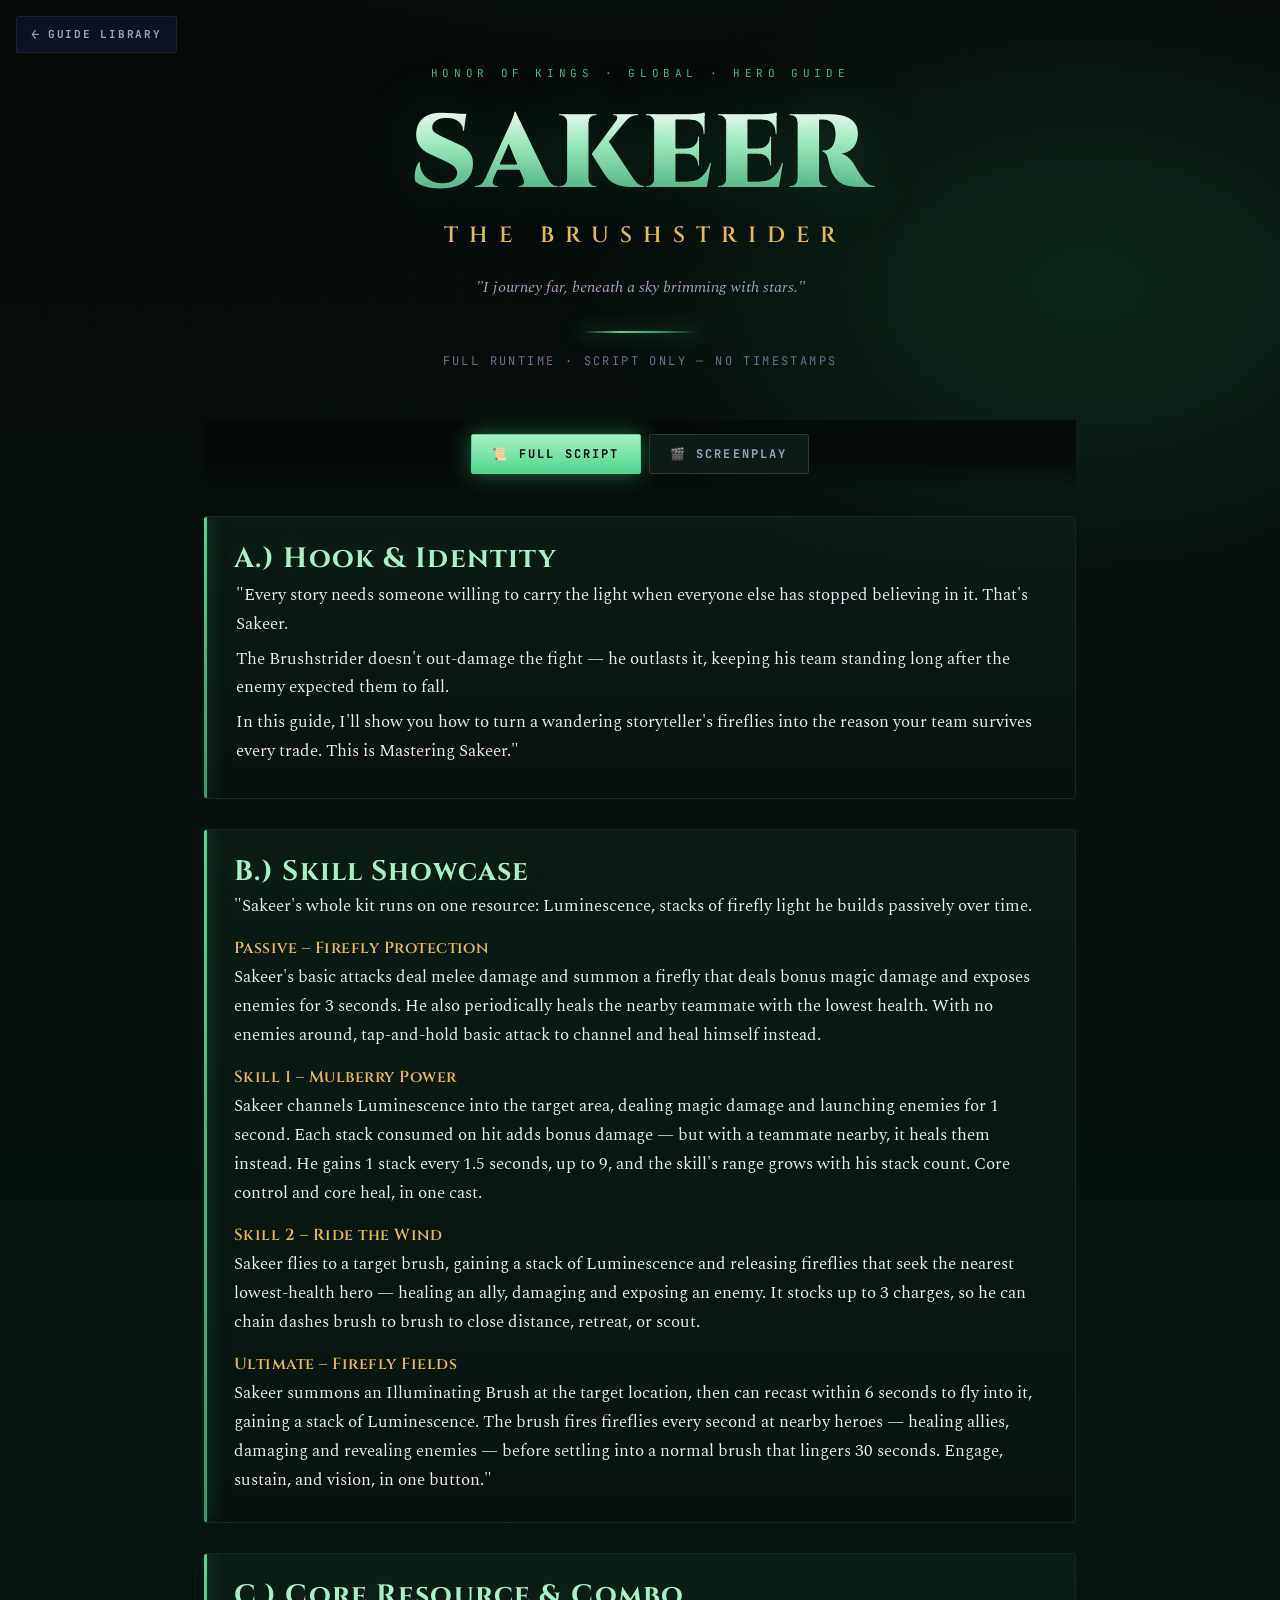
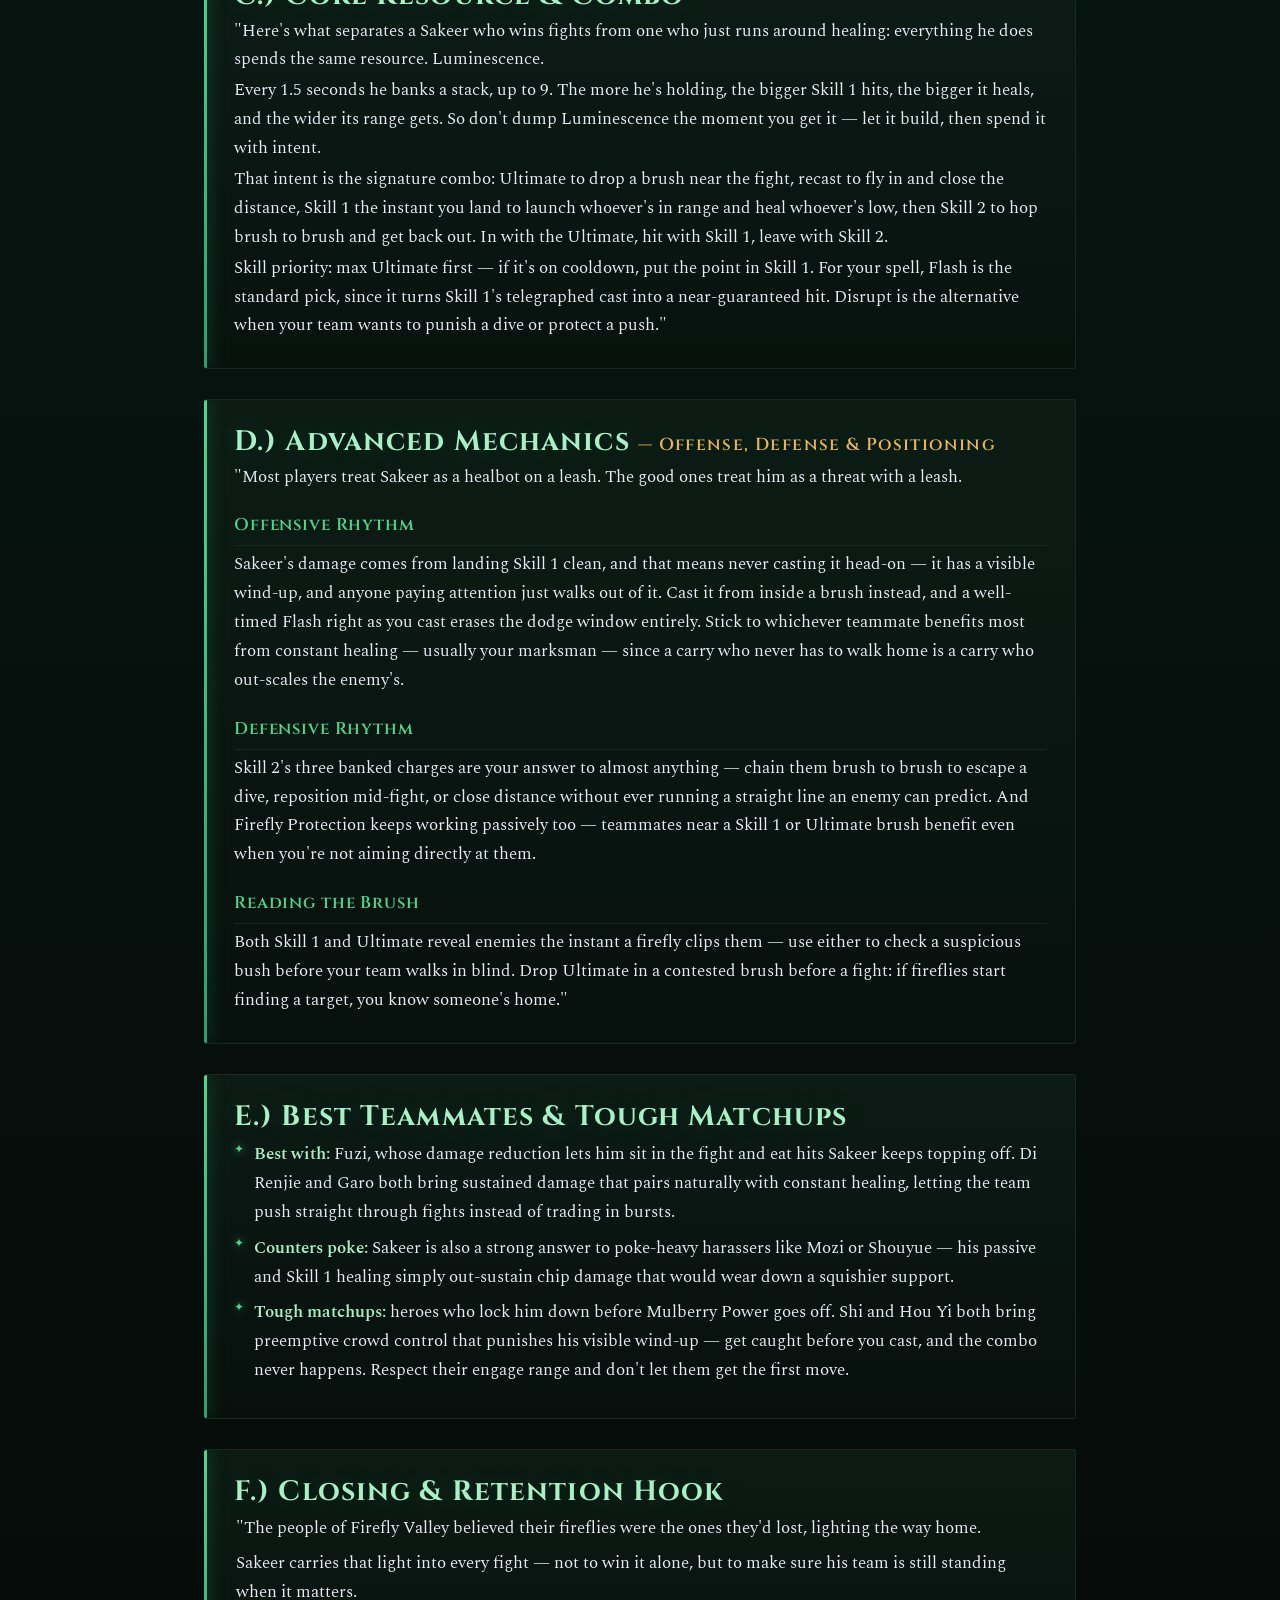
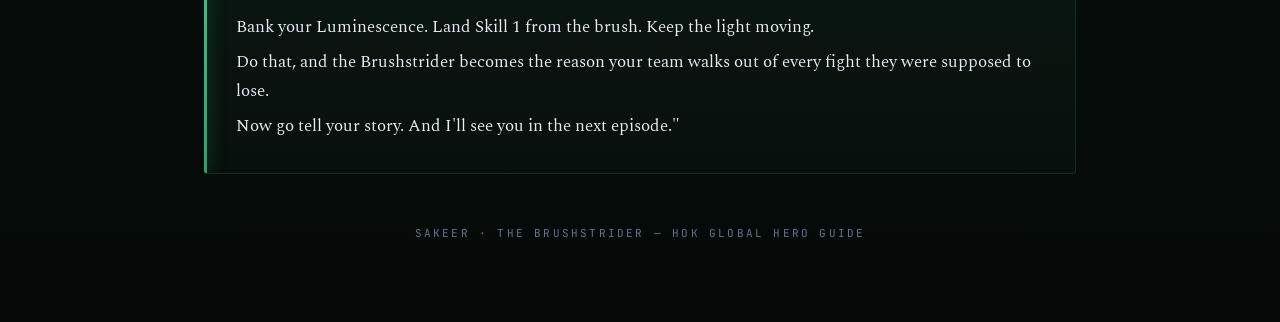
<file: sakeer.html>
<!DOCTYPE html>
<html lang="en">
<head>
<meta charset="UTF-8">
<meta name="viewport" content="width=device-width, initial-scale=1.0">
<title>Sakeer — The Brushstrider · Guide Script & Screenplay</title>
<link rel="preconnect" href="https://fonts.googleapis.com">
<link rel="preconnect" href="https://fonts.gstatic.com" crossorigin>
<link href="https://fonts.googleapis.com/css2?family=Cinzel:wght@500;600;700;900&family=Spectral:ital,wght@0,300;0,400;0,500;0,600;1,400&family=JetBrains+Mono:wght@500;700&display=swap" rel="stylesheet">
<link rel="stylesheet" href="shared.css">
<script defer src="shared.js"></script>
<style>
  :root{
    --void:#050a08;
    --ink:#081611;
    --panel:#10142400;
    --panel-solid:#0d1a15;
    --edge:#243b30;
    --edge-soft:#182920;
    --bolt:#4fd68c;
    --bolt-bright:#a8f0c6;
    --volt:#2f9e6e;
    --gold:#e7b75a;
    --gold-soft:#c9a25a;
    --paper:#e9ecf5;
    --paper-dim:#9aa3bd;
    --paper-faint:#69718e;
    --danger:#ff7a8a;
  }
  *{box-sizing:border-box;margin:0;padding:0}
  html{scroll-behavior:smooth}
  body{
    font-family:'Spectral',Georgia,serif;
    background:
      radial-gradient(1200px 700px at 50% -10%, rgba(47,158,110,.18), transparent 60%),
      radial-gradient(900px 600px at 85% 8%, rgba(79,214,140,.14), transparent 55%),
      linear-gradient(180deg,#050a08 0%, #071510 45%, #050a08 100%);
    color:var(--paper);
    line-height:1.7;
    min-height:100vh;
    padding:0 0 80px;
  }
  body::before{
    content:"";position:fixed;inset:0;pointer-events:none;z-index:0;opacity:.5;
    background-image:
      linear-gradient(rgba(79,214,140,.035) 1px, transparent 1px),
      linear-gradient(90deg, rgba(79,214,140,.035) 1px, transparent 1px);
    background-size:46px 46px;
    mask-image:radial-gradient(1000px 800px at 50% 0%, #000 30%, transparent 80%);
  }
  .wrap{max-width:920px;margin:0 auto;padding:0 24px;position:relative;z-index:1}

  header.mast{
    text-align:center;padding:64px 0 30px;position:relative;
  }
  .kicker{
    font-family:'JetBrains Mono',monospace;font-size:11px;letter-spacing:.42em;
    text-transform:uppercase;color:var(--bolt);opacity:.85;margin-bottom:22px;
  }
  .mast h1{
    font-family:'Cinzel',serif;font-weight:900;line-height:.98;
    font-size:clamp(48px,11vw,104px);letter-spacing:.02em;
    background:linear-gradient(180deg,#fff 0%, var(--bolt-bright) 38%, var(--volt) 105%);
    -webkit-background-clip:text;background-clip:text;color:transparent;
    text-shadow:0 0 60px rgba(47,158,110,.25);
  }
  .mast .epithet{
    font-family:'Cinzel',serif;font-weight:600;font-size:clamp(15px,3.6vw,22px);
    letter-spacing:.5em;text-transform:uppercase;color:var(--gold);
    margin-top:10px;padding-left:.5em;
  }
  .mast .sub{
    margin-top:20px;color:var(--paper-dim);font-style:italic;font-size:16px;
    max-width:560px;margin-left:auto;margin-right:auto;
  }
  .bolt-rule{
    width:120px;height:2px;margin:30px auto 0;
    background:linear-gradient(90deg,transparent,var(--bolt),var(--volt),transparent);
    box-shadow:0 0 18px rgba(79,214,140,.7);
  }
  .runtime{
    font-family:'JetBrains Mono',monospace;font-size:12px;color:var(--paper-faint);
    letter-spacing:.2em;margin-top:18px;
  }

  .tabs{
    position:sticky;top:0;z-index:20;display:flex;gap:8px;justify-content:center;
    padding:14px 0 12px;margin:18px 0 8px;
    background:linear-gradient(180deg,#050a08ef 60%, transparent);
    backdrop-filter:blur(4px);
  }
  .tab{
    font-family:'JetBrains Mono',monospace;font-weight:700;font-size:12px;
    letter-spacing:.18em;text-transform:uppercase;cursor:pointer;
    color:var(--paper-dim);background:var(--panel-solid);
    border:1px solid var(--edge);padding:11px 20px;border-radius:2px;
    transition:.22s;
  }
  .tab:hover{color:var(--paper);border-color:var(--bolt)}
  .tab.active{
    color:#060912;background:linear-gradient(180deg,var(--bolt-bright),var(--bolt));
    border-color:var(--bolt);box-shadow:0 0 22px rgba(79,214,140,.45);
  }
  .view{display:none;animation:fade .4s ease}
  .view.active{display:block}
  @keyframes fade{from{opacity:0;transform:translateY(8px)}to{opacity:1;transform:none}}

  .block{
    position:relative;margin:30px 0;padding:26px 28px 26px 30px;
    background:linear-gradient(180deg,rgba(15,32,25,.72),rgba(8,18,14,.72));
    border:1px solid var(--edge-soft);border-left:none;border-radius:3px;
    overflow:hidden;
  }
  .block::before{
    content:"";position:absolute;left:0;top:0;bottom:0;width:3px;
    background:linear-gradient(180deg,var(--bolt),var(--volt));
    box-shadow:0 0 16px rgba(79,214,140,.55);
  }
  .block h2{
    font-family:'Cinzel',serif;font-weight:700;font-size:clamp(20px,4vw,28px);
    color:var(--bolt-bright);letter-spacing:.04em;margin:0 0 4px;line-height:1.15;
    text-shadow:0 0 30px rgba(79,214,140,.2);
  }
  .block h2 .tail{font-size:.62em;color:var(--gold);letter-spacing:.08em;font-weight:600}
  .vo{color:var(--paper);font-size:17px}
  .vo p{margin:0 0 2px}
  .vo .quote{display:block;margin:6px 0;padding-left:2px}
  .skill{
    font-family:'Cinzel',serif;font-weight:600;color:var(--gold);
    letter-spacing:.03em;display:block;margin:14px 0 1px;font-size:16px;
  }
  .subhead{
    font-family:'Cinzel',serif;font-weight:600;color:var(--bolt);
    letter-spacing:.05em;display:block;margin:20px 0 4px;font-size:17px;
    border-bottom:1px solid var(--edge-soft);padding-bottom:5px;
  }
  .lead{font-weight:600;color:var(--bolt-bright)}
  .vo .spacer{height:9px}
  .vo ul{list-style:none;margin:6px 0;padding:0}
  .vo ul li{
    position:relative;padding-left:20px;margin:7px 0;
  }
  .vo ul li::before{
    content:"✦";position:absolute;left:0;top:0;font-size:12px;color:var(--bolt);
    filter:drop-shadow(0 0 4px rgba(79,214,140,.7));
  }
  em.note{color:var(--paper-dim)}

  .sp-intro{
    margin:26px 0 8px;color:var(--paper-dim);font-style:italic;font-size:15px;
    border-left:2px solid var(--edge);padding-left:16px;
  }
  .scene{
    margin:22px 0;border:1px solid var(--edge-soft);border-radius:3px;overflow:hidden;
    background:linear-gradient(180deg,rgba(13,28,22,.7),rgba(7,15,12,.7));
  }
  .scene-head{
    display:flex;align-items:center;gap:14px;flex-wrap:wrap;
    padding:14px 18px;background:rgba(79,214,140,.07);
    border-bottom:1px solid var(--edge-soft);
  }
  .scene-head .title{
    font-family:'Cinzel',serif;font-weight:600;font-size:17px;color:var(--bolt-bright);
    letter-spacing:.04em;
  }
  .scene-body{padding:6px 18px 16px}
  .row{display:flex;gap:0;border-bottom:1px dashed var(--edge-soft);padding:12px 0}
  .row:last-child{border-bottom:none}
  .row .lab{
    flex:0 0 90px;font-family:'JetBrains Mono',monospace;font-weight:700;
    font-size:10.5px;letter-spacing:.14em;text-transform:uppercase;
    padding-top:3px;
  }
  .row.record .lab{color:var(--bolt)}
  .row.show .lab{color:var(--gold)}
  .row.reps .lab{color:var(--volt)}
  .row .val{flex:1;font-size:15.5px;color:var(--paper)}
  .row .val .none{color:var(--paper-faint);font-style:italic}
  .beat{margin:0 0 14px;padding-bottom:14px;border-bottom:1px dashed var(--edge-soft)}
  .beat:last-child{margin-bottom:0;padding-bottom:0;border-bottom:none}
  .beat .what{color:var(--paper-dim);font-size:14.5px;margin-top:4px}
  .beat .setup{color:var(--paper-faint);font-size:13.5px;margin-top:3px;font-style:italic}

  footer{
    text-align:center;margin-top:50px;color:var(--paper-faint);
    font-family:'JetBrains Mono',monospace;font-size:11px;letter-spacing:.2em;
  }

  @media print{
    body{background:#fff;color:#111}
    body::before{display:none}
    .tabs{display:none}
    .view{display:block!important}
    .view + .view{page-break-before:always}
    .mast h1{color:#1a2350;-webkit-text-fill-color:#1a2350}
    .mast .epithet{color:#8a6a14}
    .block,.scene{background:#fff;border-color:#bbb;break-inside:avoid}
    .block h2,.scene-head .title{color:#1a2350}
    .vo,.row .val{color:#111}
    .skill{color:#8a6a14}
  }
  @media (max-width:600px){
    .row{flex-direction:column;gap:3px}
    .row .lab{flex:none}
  }
</style>
</head>
<body>
<div class="wrap">

  <header class="mast">
    <div class="kicker">Honor of Kings · Global · Hero Guide</div>
    <h1>SAKEER</h1>
    <div class="epithet">The Brushstrider</div>
    <p class="sub">"I journey far, beneath a sky brimming with stars."</p>
    <div class="bolt-rule"></div>
    <div class="runtime">FULL RUNTIME · SCRIPT ONLY — NO TIMESTAMPS</div>
  </header>

  <nav class="tabs">
    <button class="tab active" data-view="script">📜 Full Script</button>
    <button class="tab" data-view="screenplay">🎬 Screenplay</button>
  </nav>

  <!-- ============================== FULL SCRIPT ============================== -->
  <section class="view active" id="script">

    <div class="block">
      <h2>A.) Hook &amp; Identity</h2>
      <div class="vo">
        <span class="quote">"Every story needs someone willing to carry the light when everyone else has stopped believing in it. That's Sakeer.</span>
        <span class="quote">The Brushstrider doesn't out-damage the fight — he outlasts it, keeping his team standing long after the enemy expected them to fall.</span>
        <span class="quote">In this guide, I'll show you how to turn a wandering storyteller's fireflies into the reason your team survives every trade. This is Mastering Sakeer."</span>
      </div>
    </div>

    <div class="block">
      <h2>B.) Skill Showcase</h2>
      <div class="vo">
        <p>"Sakeer's whole kit runs on one resource: Luminescence, stacks of firefly light he builds passively over time.</p>
        <span class="skill">Passive – Firefly Protection</span>
        <p>Sakeer's basic attacks deal melee damage and summon a firefly that deals bonus magic damage and exposes enemies for 3 seconds. He also periodically heals the nearby teammate with the lowest health. With no enemies around, tap-and-hold basic attack to channel and heal himself instead.</p>
        <span class="skill">Skill 1 – Mulberry Power</span>
        <p>Sakeer channels Luminescence into the target area, dealing magic damage and launching enemies for 1 second. Each stack consumed on hit adds bonus damage — but with a teammate nearby, it heals them instead. He gains 1 stack every 1.5 seconds, up to 9, and the skill's range grows with his stack count. Core control and core heal, in one cast.</p>
        <span class="skill">Skill 2 – Ride the Wind</span>
        <p>Sakeer flies to a target brush, gaining a stack of Luminescence and releasing fireflies that seek the nearest lowest-health hero — healing an ally, damaging and exposing an enemy. It stocks up to 3 charges, so he can chain dashes brush to brush to close distance, retreat, or scout.</p>
        <span class="skill">Ultimate – Firefly Fields</span>
        <p>Sakeer summons an Illuminating Brush at the target location, then can recast within 6 seconds to fly into it, gaining a stack of Luminescence. The brush fires fireflies every second at nearby heroes — healing allies, damaging and revealing enemies — before settling into a normal brush that lingers 30 seconds. Engage, sustain, and vision, in one button."</p>
      </div>
    </div>

    <div class="block">
      <h2>C.) Core Resource &amp; Combo</h2>
      <div class="vo">
        <p>"Here's what separates a Sakeer who wins fights from one who just runs around healing: everything he does spends the same resource. Luminescence.</p>
        <p>Every 1.5 seconds he banks a stack, up to 9. The more he's holding, the bigger Skill 1 hits, the bigger it heals, and the wider its range gets. So don't dump Luminescence the moment you get it — let it build, then spend it with intent.</p>
        <p>That intent is the signature combo: Ultimate to drop a brush near the fight, recast to fly in and close the distance, Skill 1 the instant you land to launch whoever's in range and heal whoever's low, then Skill 2 to hop brush to brush and get back out. In with the Ultimate, hit with Skill 1, leave with Skill 2.</p>
        <p>Skill priority: max Ultimate first — if it's on cooldown, put the point in Skill 1. For your spell, Flash is the standard pick, since it turns Skill 1's telegraphed cast into a near-guaranteed hit. Disrupt is the alternative when your team wants to punish a dive or protect a push."</p>
      </div>
    </div>

    <div class="block">
      <h2>D.) Advanced Mechanics <span class="tail">— Offense, Defense &amp; Positioning</span></h2>
      <div class="vo">
        <p>"Most players treat Sakeer as a healbot on a leash. The good ones treat him as a threat with a leash.</p>

        <span class="subhead">Offensive Rhythm</span>
        <p>Sakeer's damage comes from landing Skill 1 clean, and that means never casting it head-on — it has a visible wind-up, and anyone paying attention just walks out of it. Cast it from inside a brush instead, and a well-timed Flash right as you cast erases the dodge window entirely. Stick to whichever teammate benefits most from constant healing — usually your marksman — since a carry who never has to walk home is a carry who out-scales the enemy's.</p>

        <span class="subhead">Defensive Rhythm</span>
        <p>Skill 2's three banked charges are your answer to almost anything — chain them brush to brush to escape a dive, reposition mid-fight, or close distance without ever running a straight line an enemy can predict. And Firefly Protection keeps working passively too — teammates near a Skill 1 or Ultimate brush benefit even when you're not aiming directly at them.</p>

        <span class="subhead">Reading the Brush</span>
        <p>Both Skill 1 and Ultimate reveal enemies the instant a firefly clips them — use either to check a suspicious bush before your team walks in blind. Drop Ultimate in a contested brush before a fight: if fireflies start finding a target, you know someone's home."</p>
      </div>
    </div>

    <div class="block">
      <h2>E.) Best Teammates &amp; Tough Matchups</h2>
      <div class="vo">
        <ul>
          <li><span class="lead">Best with:</span> Fuzi, whose damage reduction lets him sit in the fight and eat hits Sakeer keeps topping off. Di Renjie and Garo both bring sustained damage that pairs naturally with constant healing, letting the team push straight through fights instead of trading in bursts.</li>
          <li><span class="lead">Counters poke:</span> Sakeer is also a strong answer to poke-heavy harassers like Mozi or Shouyue — his passive and Skill 1 healing simply out-sustain chip damage that would wear down a squishier support.</li>
          <li><span class="lead">Tough matchups:</span> heroes who lock him down before Mulberry Power goes off. Shi and Hou Yi both bring preemptive crowd control that punishes his visible wind-up — get caught before you cast, and the combo never happens. Respect their engage range and don't let them get the first move.</li>
        </ul>
      </div>
    </div>

    <div class="block">
      <h2>F.) Closing &amp; Retention Hook</h2>
      <div class="vo">
        <span class="quote">"The people of Firefly Valley believed their fireflies were the ones they'd lost, lighting the way home.</span>
        <span class="quote">Sakeer carries that light into every fight — not to win it alone, but to make sure his team is still standing when it matters.</span>
        <span class="quote">Bank your Luminescence. Land Skill 1 from the brush. Keep the light moving.</span>
        <span class="quote">Do that, and the Brushstrider becomes the reason your team walks out of every fight they were supposed to lose.</span>
        <span class="quote">Now go tell your story. And I'll see you in the next episode."</span>
      </div>
    </div>

  </section>

  <!-- ============================== SCREENPLAY ============================== -->
  <section class="view" id="screenplay">

    <p class="sp-intro">Shooting screenplay broken into production beats, one section per script section. <b>Record</b> = what gameplay to film, written so anyone unfamiliar with the hero knows exactly what to do. <b>Show</b> = the detail that must be legible on screen. <b>Reps</b> = takes needed and filming setup.</p>

    <!-- HOOK -->
    <div class="scene">
      <div class="scene-head"><span class="title">A.) Hook &amp; Identity</span></div>
      <div class="scene-body">
        <div class="row record"><div class="lab">Record</div><div class="val">
          <div class="beat">Open on a real match clip: Sakeer standing at the edge of a teamfight, fireflies drifting faintly around him while the fight rages a short distance away — he is not the one initiating, just present and calm.
            <div class="what">What happens: The visual establishes Sakeer as a quiet, supporting presence rather than a frontline threat.</div>
            <div class="setup">Setup: Real match footage. Find or record 2–3 seconds of Sakeer idle near a fight, fireflies visibly orbiting him.</div>
          </div>
          <div class="beat">Cut to a clean Ultimate → Skill 1 engage: Sakeer flies into his Illuminating Brush next to an enemy, then immediately casts Skill 1, launching multiple enemies into the air while a heal number pops on a nearby ally at the same time.
            <div class="what">What happens: Both the enemy knock-up and the ally heal number must be visible in the same clip, showing his dual damage/heal identity in one action.</div>
            <div class="setup">Setup: Real match footage preferred; practice range acceptable if a clean multi-target hit isn't available from matches. Keep both the launched enemies and the teammate's heal number in frame.</div>
          </div>
        </div></div>
        <div class="row show"><div class="lab">Show</div><div class="val">The first clip must clearly show fireflies orbiting Sakeer with no combat happening yet. The second clip must show the enemy knock-up animation and a readable ally heal number in the same frame or immediately sequential frames.</div></div>
        <div class="row reps"><div class="lab">Reps</div><div class="val">2 takes of the idle moment, 2 clean takes of the Ultimate-into-Skill-1 engage. Curate from match recordings if available; only use practice range as a backup.</div></div>
      </div>
    </div>

    <!-- SKILL SHOWCASE -->
    <div class="scene">
      <div class="scene-head"><span class="title">B.) Skill Showcase</span></div>
      <div class="scene-body">
        <div class="row record"><div class="lab">Record</div><div class="val">
          <div class="beat"><b>Passive — Firefly Protection.</b> On the practice range, have Sakeer land several basic attacks on a dummy. Each basic attack must visibly summon a small firefly that flies to the target and deals a separate damage tick after the melee hit lands.
            <div class="what">What happens: Two distinct hits register per basic attack — the melee swing, then the firefly's magic damage tick a moment later. The enemy's outline should also flash briefly to show the 3-second exposure effect.</div>
            <div class="setup">Setup: Practice range, one dummy target. Zoom or replay slowly enough that the two separate hits are distinguishable.</div>
          </div>
          <div class="beat"><b>Passive (self-heal).</b> With no enemies nearby, have Sakeer tap-and-hold the basic attack button. Hold for at least 2 seconds.
            <div class="what">What happens: Sakeer's own health bar visibly ticks upward while he channels, and no ally heal number appears elsewhere on screen during this channel.</div>
            <div class="setup">Setup: Practice range or an empty lane, no enemies or minions in range. Keep the health bar UI in frame.</div>
          </div>
          <div class="beat"><b>Skill 1 — Mulberry Power.</b> Cast Skill 1 at a dummy with no allies nearby, showing the launch animation and the magic damage number.
            <div class="what">What happens: The target is knocked into the air and a magic damage number appears, scaled up by however many Luminescence stacks Sakeer is currently holding.</div>
            <div class="setup">Setup: Practice range. Repeat this cast once with 0 stacks and once at 9 stacks (wait roughly 14 seconds after a fresh reset to bank 9) so the damage difference is visible between the two clips.</div>
          </div>
          <div class="beat"><b>Skill 1 (healing variant).</b> Cast Skill 1 near a low-health ally (or bot ally in custom game) instead of an enemy.
            <div class="what">What happens: Instead of damage, a heal number appears on the ally, and the launch effect does not apply damage to allies.</div>
            <div class="setup">Setup: Custom game or practice range with a second player/bot standing in cast range at reduced health.</div>
          </div>
          <div class="beat"><b>Skill 2 — Ride the Wind.</b> Cast Skill 2 toward a nearby brush, then chain two more casts to two additional brushes in sequence without stopping.
            <div class="what">What happens: Sakeer's position instantly relocates to each brush in turn, and a firefly is visibly released after each cast, flying toward the nearest lowest-health hero on screen.</div>
            <div class="setup">Setup: Practice range or real match footage in an area with at least three brushes within dash range of each other. All three charges must be shown being used back to back.</div>
          </div>
          <div class="beat"><b>Ultimate — Firefly Fields.</b> Cast Ultimate at a target location to summon the Illuminating Brush, then recast within the 6-second window to fly into it.
            <div class="what">What happens: The brush appears and visibly glows; Sakeer's position instantly changes to the brush location on the recast. Fireflies should be seen firing outward from the brush toward nearby heroes once per second while it glows.</div>
            <div class="setup">Setup: Practice range with at least one ally bot and one enemy dummy within the brush's radius, so both a heal effect and a damage effect are visible from the same brush.</div>
          </div>
          <div class="beat"><b>Ultimate (brush fade).</b> Let the same Illuminating Brush run its full glowing duration without recasting again, and continue recording until it visibly stops firing fireflies and becomes a normal, non-glowing brush.
            <div class="what">What happens: The brush's glow and firefly bursts stop, but the brush itself remains on the ground, visually indistinguishable from a normal map brush.</div>
            <div class="setup">Setup: Practice range. This clip requires patience — let the full duration play out on camera without cutting.</div>
          </div>
        </div></div>
        <div class="row show"><div class="lab">Show</div><div class="val">For the Passive clips, both the melee hit and the delayed firefly damage tick must be visible as two separate hits. For the self-heal clip, Sakeer's own health bar increasing must be legible. For Skill 1, the damage number in the 0-stack clip and the 9-stack clip must both be large enough to read and clearly different in size. For Skill 2, all three brush relocations and their released fireflies must be visible in one continuous sequence. For Ultimate, the brush's glow-to-normal transition must be visible on screen.</div></div>
        <div class="row reps"><div class="lab">Reps</div><div class="val">2 clean dummy takes for the Passive damage clip. 1 take of the self-heal channel. 2 takes of Skill 1 (0-stack and 9-stack). 1 take of the Skill 1 healing variant. 2 takes of the full 3-charge Skill 2 chain. 1 full-length take of Ultimate cast through brush fade — do not cut this recording short.</div></div>
      </div>
    </div>

    <!-- CORE RESOURCE -->
    <div class="scene">
      <div class="scene-head"><span class="title">C.) Core Resource &amp; Combo</span></div>
      <div class="scene-body">
        <div class="row record"><div class="lab">Record</div><div class="val">
          <div class="beat"><b>Luminescence stack build.</b> Record the Luminescence stack counter on Sakeer's UI over roughly 14 seconds of standing still (or moving, not attacking), showing it climb from 0 to 9 stacks one at a time.
            <div class="what">What happens: The stack counter increments visibly roughly every 1.5 seconds until it caps at 9 and stops climbing.</div>
            <div class="setup">Setup: Practice range. Keep the stack counter UI element in frame for the entire clip — do not cut away.</div>
          </div>
          <div class="beat"><b>Signature combo, full sequence.</b> Record one continuous, clean rep of the core combo against a real or dummy target: Ultimate to drop a brush near the target, recast Ultimate to fly into the brush and close distance, Skill 1 immediately on landing to launch the target and show a heal number on a nearby ally, then Skill 2 to hop to a different brush and move away from the target.
            <div class="what">What happens: All four actions must be visibly distinct and in the stated order — brush appears, Sakeer teleports into it, target is launched with a heal number on the ally appearing at the same moment, then Sakeer relocates again via Skill 2, ending at a different position than where the combo started.</div>
            <div class="setup">Setup: Practice range with one enemy dummy and one ally bot/player nearby to show the heal proc. Perform this slowly enough on the first take that each step is distinguishable, then repeat once at normal speed.</div>
          </div>
          <div class="beat"><b>Skill priority screen.</b> Screen-record the in-game skill-up menu, leveling Ultimate first at level 4 (or Skill 1 first if Ultimate isn't available to level yet), showing the level-up order clearly.
            <div class="what">What happens: The skill icons show Ultimate receiving points first when available, with Skill 1 taking priority on levels where Ultimate is on level-lock.</div>
            <div class="setup">Setup: Practice range or real match, skill-up UI visible and legible.</div>
          </div>
          <div class="beat"><b>Spell selection.</b> Screen-record the spell select screen, choosing Flash. Follow with a brief separate clip of selecting Disrupt as the alternative.
            <div class="what">What happens: Both spell icons must be clearly selected and named on screen.</div>
            <div class="setup">Setup: Pre-game lobby or practice range spell-select screen.</div>
          </div>
        </div></div>
        <div class="row show"><div class="lab">Show</div><div class="val">The stack-counter clip must keep the Luminescence UI element legible and continuously visible. The combo clip must show all four actions in sequence without any of them being cut or implied — brush placement, teleport-in, the knock-up plus simultaneous heal number, and the repositioning dash must each be individually visible. The skill-up clip must show the leveling order on the ability icons. The spell-select clips must show each spell's name and icon clearly.</div></div>
        <div class="row reps"><div class="lab">Reps</div><div class="val">1 take of the stack build-up, uncut. 2 takes of the full combo — one slow/deliberate, one at normal speed. 1 take of the skill-up sequence. 1 take each for Flash and Disrupt selection.</div></div>
      </div>
    </div>

    <!-- ADVANCED -->
    <div class="scene">
      <div class="scene-head"><span class="title">D.) Advanced Mechanics — Offense, Defense &amp; Positioning</span></div>
      <div class="scene-body">
        <div class="row record"><div class="lab">Record</div><div class="val">
          <div class="beat"><b>Offensive Rhythm — WRONG (head-on cast).</b> Cast Skill 1 directly at a visible, un-hidden enemy from open ground, with no brush involved. If possible using a bot or dummy with basic movement, show it stepping out of the telegraphed cast area before the skill lands.
            <div class="what">What happens: The launch animation fires into empty space or only clips the edge of the target, showing the skill whiffing or under-hitting because the enemy saw it coming.</div>
            <div class="setup">Setup: Practice range or custom game with a moving bot target.</div>
          </div>
          <div class="beat"><b>Offensive Rhythm — RIGHT (brush cast).</b> From inside a brush, cast Skill 1 at an enemy standing nearby with no warning indicator visible to them beforehand.
            <div class="what">What happens: The launch connects cleanly because the enemy had no visual warning of the cast, in clear contrast to the whiffed WRONG clip.</div>
            <div class="setup">Setup: Practice range or real match footage, Sakeer positioned inside a brush before casting.</div>
          </div>
          <div class="beat"><b>Offensive Rhythm — Flash-assisted cast.</b> Cast Skill 1 while Flashing in the same motion, aimed at a target that would otherwise be out of normal cast range.
            <div class="what">What happens: Sakeer's position updates instantly via Flash, and the Skill 1 cast connects on a target that was previously too far away to hit.</div>
            <div class="setup">Setup: Practice range, target positioned just outside Skill 1's normal max range before the Flash.</div>
          </div>
          <div class="beat"><b>Offensive Rhythm — marksman pairing.</b> Real match or custom game footage of Sakeer staying near his marksman through an extended laning trade, with visible heal ticks landing on the marksman each time their health drops from an exchange.
            <div class="what">What happens: The marksman's health bar recovers close to full after each trade, and the marksman does not return to base during the clip's span, showing they never needed to walk home.</div>
            <div class="setup">Setup: Real match footage of a lane trade sequence preferred; a custom game with a second player on a marksman hero is an acceptable substitute.</div>
          </div>
          <div class="beat"><b>Defensive Rhythm — Skill 2 chain escape.</b> With an enemy or bot chasing Sakeer, use all three Skill 2 charges back to back through a sequence of brushes to escape.
            <div class="what">What happens: Sakeer's position updates three times in quick succession, each time putting more distance between him and the chasing target, ending with the chaser unable to follow.</div>
            <div class="setup">Setup: Practice range or custom game with a chasing bot/player and at least three brushes in a rough line or path away from the chaser.</div>
          </div>
          <div class="beat"><b>Defensive Rhythm — passive proximity heal without direct cast.</b> Position an ally near an active Skill 1 or Ultimate brush effect without Sakeer directly targeting that ally, and show the ally receiving heal ticks anyway.
            <div class="what">What happens: The ally's health bar increases from the ambient firefly effect even though Sakeer's cursor or cast target was aimed elsewhere.</div>
            <div class="setup">Setup: Custom game with an ally bot standing near, but not the direct target of, an active Skill 1 cast or Ultimate brush.</div>
          </div>
          <div class="beat"><b>Reading the Brush — vision check.</b> Cast Skill 1 or Ultimate into an unrevealed brush that has an enemy or dummy hidden inside it.
            <div class="what">What happens: A firefly enters the brush, clips the hidden target, and the target's location is revealed on screen — either by an on-screen model appearing or a minimap ping.</div>
            <div class="setup">Setup: Practice range or custom game with a hidden enemy/dummy positioned inside a brush Sakeer has not yet scouted.</div>
          </div>
        </div></div>
        <div class="row show"><div class="lab">Show</div><div class="val">The WRONG label must be visible on screen over this clip in the edit, and the clip itself must show the launch effect missing or only partially connecting, with the target's evasive movement visible before the skill lands. The RIGHT clip must show a clean, full connect with no enemy reaction beforehand. The Flash-assisted clip must show the pre-Flash distance-to-target and the successful hit after, so the range extension is obvious. The marksman-pairing clip must show the heal ticks landing and the marksman's health bar recovering. The Skill 2 chain-escape clip must show all three relocations and the growing distance from the chaser. The passive proximity clip must show the ally's health bar rising while Sakeer's cast indicator is aimed at a different target or location. The vision-check clip must show the hidden target becoming visible the moment the firefly reaches it.</div></div>
        <div class="row reps"><div class="lab">Reps</div><div class="val">1 take of the WRONG cast. 2 takes of the RIGHT brush cast. 1 take of the Flash-assisted cast. 1–2 takes of the marksman-pairing clip. 2 takes of the Skill 2 chain escape. 1 take of the passive proximity heal. 1 take of the brush vision check.</div></div>
      </div>
    </div>

    <!-- TEAMMATES -->
    <div class="scene">
      <div class="scene-head"><span class="title">E.) Best Teammates &amp; Tough Matchups</span></div>
      <div class="scene-body">
        <div class="row record"><div class="lab">Record</div><div class="val">
          <div class="beat"><b>Synergy — Fuzi.</b> Real match or custom game footage of Fuzi engaging or holding position in a fight while Sakeer keeps him topped off with Skill 1 or passive healing in the background.
            <div class="what">What happens: Fuzi's health bar stays consistently high across an extended fight window, with visible heal ticks or heal numbers from Sakeer appearing on him repeatedly.</div>
            <div class="setup">Setup: Real match footage preferred; custom game with a second player as Fuzi is an acceptable substitute.</div>
          </div>
          <div class="beat"><b>Synergy — Di Renjie and Garo.</b> A clip (or two short clips) showing either hero dealing sustained damage in a fight while Sakeer's healing keeps the team's health bars stable enough to keep pushing rather than retreating.
            <div class="what">What happens: The team's overall health bars remain in a fightable range through a sustained trade, rather than dropping to a retreat threshold.</div>
            <div class="setup">Setup: Real match footage preferred.</div>
          </div>
          <div class="beat"><b>Counter (Sakeer countering) — vs. Mozi or Shouyue.</b> A laning clip where Sakeer's healing visibly offsets repeated poke damage from a long-range harasser, keeping his lane partner's health bar from dropping significantly over time.
            <div class="what">What happens: The lane partner takes visible poke damage repeatedly but their health bar returns close to full each time due to Sakeer's healing, in contrast to what would happen without it.</div>
            <div class="setup">Setup: Real match footage against a Mozi or Shouyue opponent, laning phase.</div>
          </div>
          <div class="beat"><b>Tough matchup — vs. Shi or Hou Yi.</b> A clip showing Shi or Hou Yi landing crowd control on Sakeer before he can complete his Skill 1 wind-up, followed by Sakeer being unable to act for the duration of the crowd control.
            <div class="what">What happens: Sakeer is visibly locked down mid-cast-attempt or just before casting, and no Skill 1 or escape skill fires during the crowd-control duration.</div>
            <div class="setup">Setup: Real match footage against a Shi or Hou Yi opponent if available; otherwise a custom game recreation with a second player using either hero to initiate on Sakeer.</div>
          </div>
        </div></div>
        <div class="row show"><div class="lab">Show</div><div class="val">Both synergy clips must show a legible, sustained ally health bar alongside visible heal effects from Sakeer. The counter-matchup clip must show the lane partner's health bar recovering after each instance of poke damage. The tough-matchup clip must clearly show the crowd control landing before Sakeer's cast completes, and Sakeer unable to act immediately after.</div></div>
        <div class="row reps"><div class="lab">Reps</div><div class="val">1–2 clean clips per teammate synergy (Fuzi; Di Renjie/Garo). 1 clip of the Mozi/Shouyue counter-matchup. 1 clip of the Shi/Hou Yi tough matchup. Real match footage is strongly preferred throughout this section, since these are relationship-dependent scenarios that read as more credible from genuine games than from staged custom-game recreations.</div></div>
      </div>
    </div>

    <!-- CLOSING -->
    <div class="scene">
      <div class="scene-head"><span class="title">F.) Closing &amp; Retention Hook</span></div>
      <div class="scene-body">
        <div class="row record"><div class="lab">Record</div><div class="val">
          <div class="beat">A slower montage of Sakeer's fireflies at rest — the ambient orbiting effect from the hook, now paired with a couple of quick highlight beats of him healing a teammate through a fight and landing a game-changing Skill 1.
            <div class="what">What happens: The pacing should slow down and feel reflective, echoing the calm opening shot from the Hook section, before a final held frame on Sakeer or his splash art.</div>
            <div class="setup">Setup: Real match footage for the highlight beats; the closing hold can use splash art or an idle animation if available. Leave clean space at the end for an end-screen/subscribe card and next-episode tease to be added in post.</div>
          </div>
        </div></div>
        <div class="row show"><div class="lab">Show</div><div class="val">The final held frame must be clean and uncluttered, since editorial will place the end-screen and subscribe elements over or after it.</div></div>
        <div class="row reps"><div class="lab">Reps</div><div class="val">1 continuous take combining the ambient/reflective footage and highlight beats, plus 1 clean static hold of Sakeer or his splash art at the very end for the outro card.</div></div>
      </div>
    </div>

  </section>

  <footer>SAKEER · THE BRUSHSTRIDER — HOK GLOBAL HERO GUIDE</footer>

</div>

<script>
  const tabs=document.querySelectorAll('.tab');
  const views=document.querySelectorAll('.view');
  tabs.forEach(t=>t.addEventListener('click',()=>{
    tabs.forEach(x=>x.classList.remove('active'));
    views.forEach(v=>v.classList.remove('active'));
    t.classList.add('active');
    document.getElementById(t.dataset.view).classList.add('active');
    window.scrollTo({top:0,behavior:'smooth'});
  }));
</script>
</body>
</html>
</file>
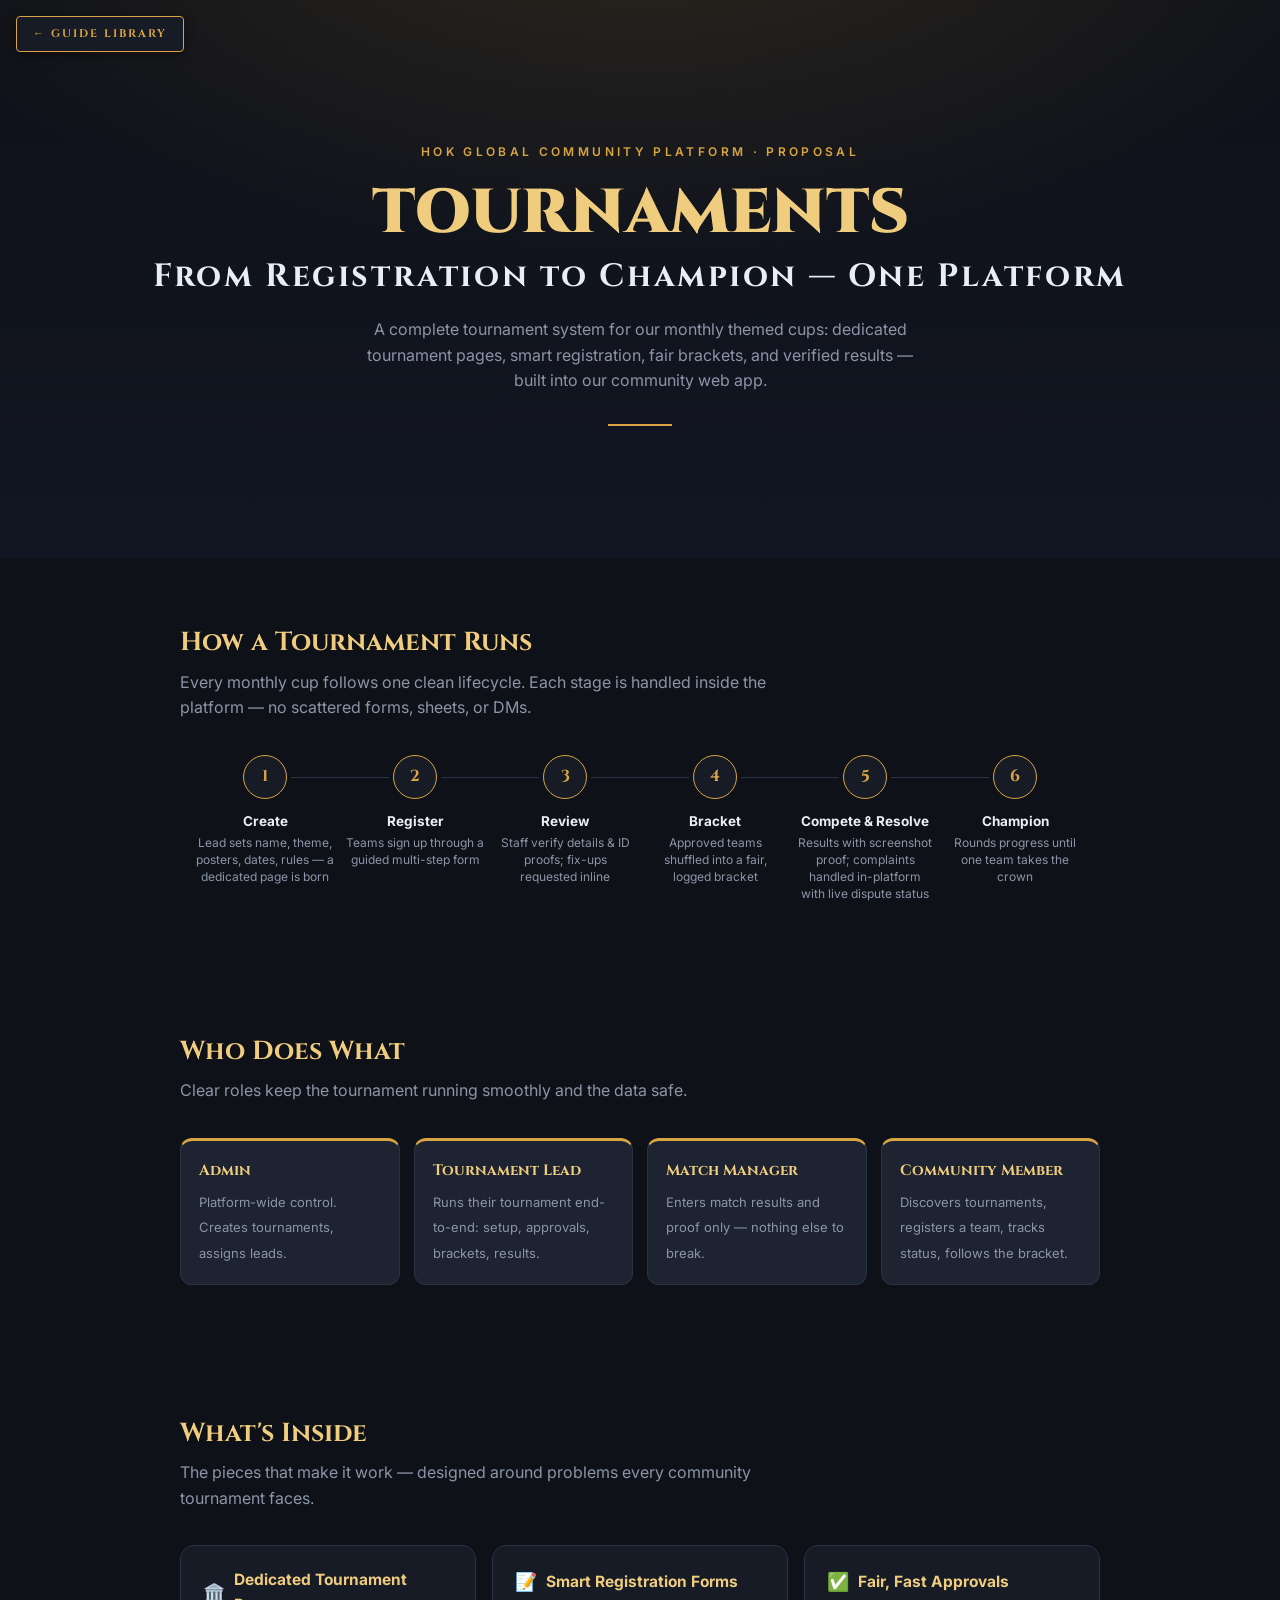
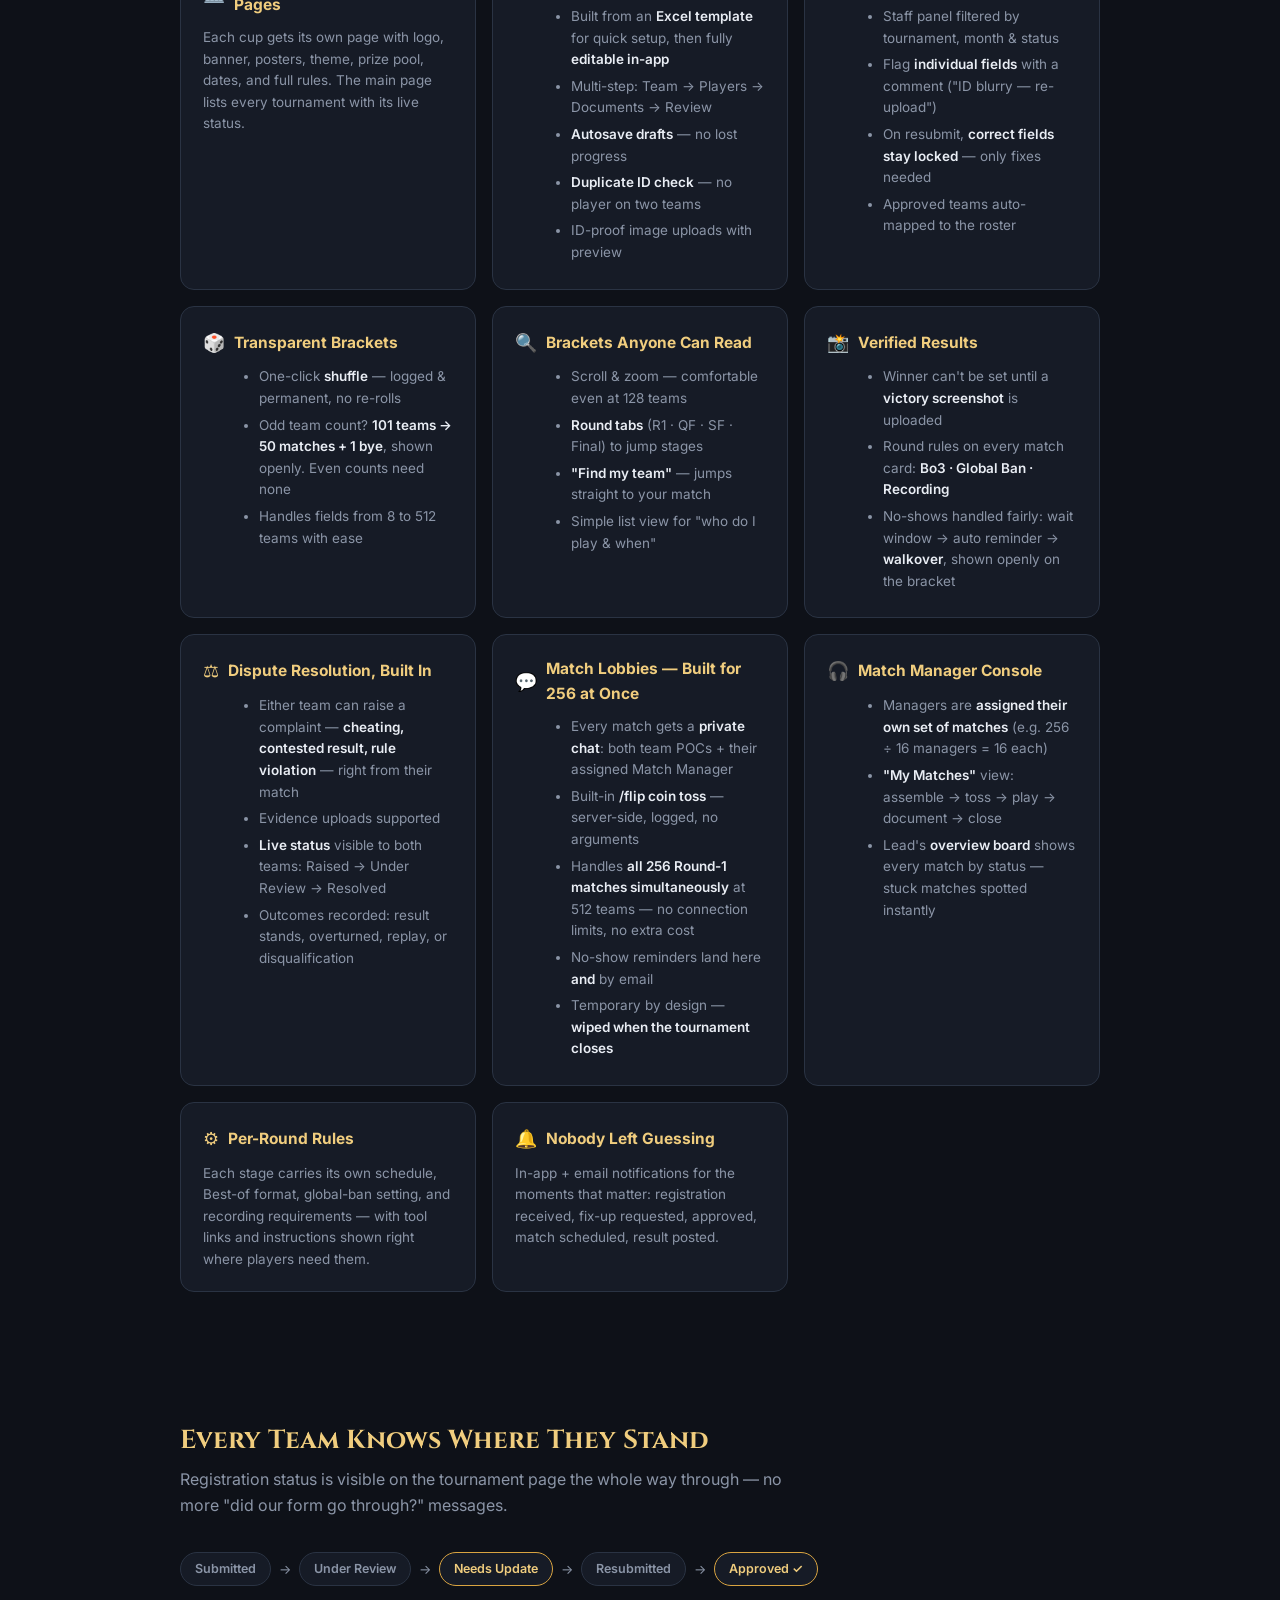
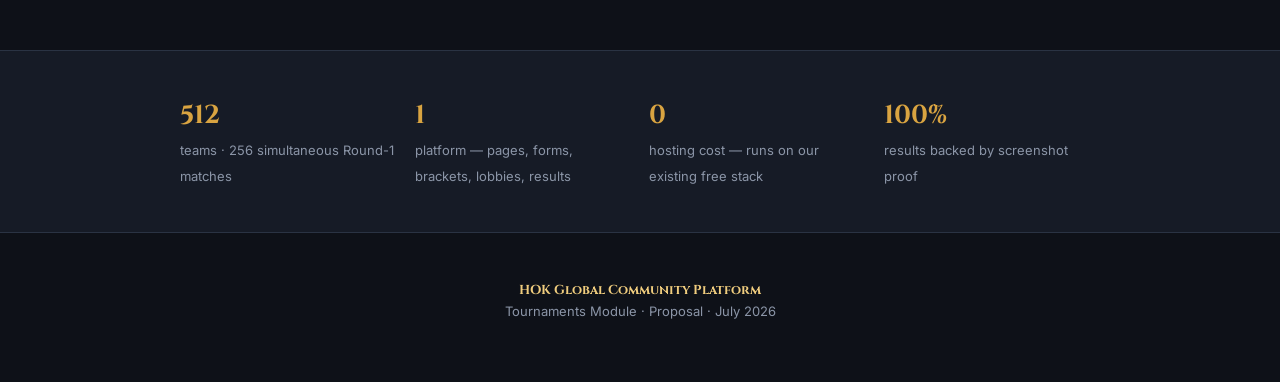
<file: tournament-proposal.html>
<!DOCTYPE html>
<html lang="en">
<head>
<meta charset="UTF-8">
<meta name="viewport" content="width=device-width, initial-scale=1.0">
<title>HOK Community Tournaments — Proposal</title>
<link rel="preconnect" href="https://fonts.googleapis.com">
<link rel="preconnect" href="https://fonts.gstatic.com" crossorigin>
<link href="https://fonts.googleapis.com/css2?family=Cinzel:wght@500;700;900&family=Inter:wght@400;500;600&display=swap" rel="stylesheet">
<style>
  :root{
    --bg:#0e1118; --panel:#161b26; --panel-2:#1d2330; --line:#2a3343;
    --gold:#d9a441; --gold-soft:#f0cd7e; --ink:#e9edf4; --muted:#8b95a7;
  }
  *{box-sizing:border-box;margin:0}
  html{scroll-behavior:smooth}
  body{background:var(--bg);color:var(--ink);font-family:Inter,system-ui,sans-serif;line-height:1.6}

  /* ---------- hero ---------- */
  .hero{min-height:62vh;display:flex;flex-direction:column;justify-content:center;
    align-items:center;text-align:center;padding:70px 20px 60px;position:relative;
    background:
      radial-gradient(800px 380px at 50% -120px, rgba(217,164,65,.16), transparent),
      linear-gradient(180deg,#0e1118 0%, #121623 100%);}
  .hero .eyebrow{letter-spacing:.28em;font-size:12px;color:var(--gold);
    text-transform:uppercase;font-weight:600;margin-bottom:18px}
  .hero h1{font-family:Cinzel,serif;font-weight:900;font-size:clamp(34px,6vw,62px);
    color:var(--gold-soft);line-height:1.12}
  .hero h1 span{display:block;color:var(--ink);font-size:.52em;font-weight:700;
    letter-spacing:.08em;margin-top:10px}
  .hero p{max-width:560px;color:var(--muted);margin-top:22px;font-size:16px}
  .hero .rule{width:64px;height:2px;background:var(--gold);margin:30px auto 0}

  /* ---------- layout ---------- */
  .wrap{max-width:960px;margin:0 auto;padding:0 20px}
  section{padding:64px 0}
  h2{font-family:Cinzel,serif;color:var(--gold-soft);font-size:26px;margin-bottom:6px}
  .lead{color:var(--muted);margin-bottom:34px;max-width:640px}

  /* ---------- lifecycle flow ---------- */
  .flow{display:flex;flex-wrap:wrap;gap:0;justify-content:center;margin-top:10px}
  .step{flex:1 1 130px;max-width:150px;text-align:center;padding:0 6px;position:relative}
  .step .n{width:44px;height:44px;border-radius:50%;border:1.5px solid var(--gold);
    display:flex;align-items:center;justify-content:center;margin:0 auto 12px;
    font-family:Cinzel,serif;font-weight:700;color:var(--gold);background:var(--panel)}
  .step:not(:last-child)::after{content:"";position:absolute;top:22px;left:calc(50% + 26px);
    width:calc(100% - 52px);height:1.5px;background:var(--line)}
  .step b{display:block;font-size:13.5px;margin-bottom:3px}
  .step small{color:var(--muted);font-size:12px;line-height:1.4;display:block}

  /* ---------- cards ---------- */
  .grid{display:grid;grid-template-columns:repeat(auto-fit,minmax(270px,1fr));gap:16px}
  .card{background:var(--panel);border:1px solid var(--line);border-radius:14px;
    padding:22px 22px 20px}
  .card h3{font-size:15.5px;color:var(--gold-soft);margin-bottom:9px;
    display:flex;align-items:center;gap:9px}
  .card h3 .ic{font-size:18px}
  .card p{font-size:13.5px;color:var(--muted)}
  .card ul{margin:8px 0 0 16px;font-size:13.5px;color:var(--muted)}
  .card li{margin-bottom:5px}
  .card li b{color:var(--ink);font-weight:600}

  /* ---------- roles ---------- */
  .roles{display:grid;grid-template-columns:repeat(auto-fit,minmax(210px,1fr));gap:14px}
  .role{background:var(--panel-2);border:1px solid var(--line);border-radius:12px;
    padding:18px;border-top:3px solid var(--gold)}
  .role b{font-family:Cinzel,serif;color:var(--gold-soft);font-size:15px;display:block;margin-bottom:6px}
  .role span{font-size:13px;color:var(--muted)}

  /* ---------- registration status strip ---------- */
  .pills{display:flex;flex-wrap:wrap;gap:8px;align-items:center;margin-top:16px}
  .pill{padding:6px 14px;border-radius:999px;font-size:12.5px;font-weight:600;
    border:1px solid var(--line);background:var(--panel);color:var(--muted)}
  .pill.hot{border-color:var(--gold);color:var(--gold-soft)}
  .arrow{color:var(--muted);font-size:13px}

  /* ---------- highlight band ---------- */
  .band{background:var(--panel);border-top:1px solid var(--line);border-bottom:1px solid var(--line)}
  .band .wrap{display:grid;grid-template-columns:repeat(auto-fit,minmax(200px,1fr));
    gap:18px;padding-top:44px;padding-bottom:44px}
  .stat b{font-family:Cinzel,serif;font-size:26px;color:var(--gold);display:block}
  .stat span{font-size:13px;color:var(--muted)}

  footer{padding:46px 20px 60px;text-align:center;color:var(--muted);font-size:13px}
  footer b{color:var(--gold-soft);font-family:Cinzel,serif}

  /* ── back button ── */
  .back-btn {
    position: fixed; top: 16px; left: 16px; z-index: 100;
    font-family: Cinzel, serif; font-size: 11px; font-weight: 700;
    letter-spacing: .18em; text-transform: uppercase;
    color: var(--gold); text-decoration: none;
    background: var(--panel); border: 1px solid var(--gold);
    padding: 8px 16px; border-radius: 4px;
    display: flex; align-items: center; gap: 8px;
    transition: background .2s, color .2s, box-shadow .2s;
    box-shadow: 0 2px 12px rgba(0,0,0,.4);
  }
  .back-btn:hover {
    background: var(--gold); color: var(--bg);
    box-shadow: 0 0 18px rgba(217,164,65,.35);
  }

  @media(max-width:640px){
    .step:not(:last-child)::after{display:none}
    .flow{gap:18px}
    section{padding:46px 0}
  }
</style>
</head>
<body>
<a class="back-btn" href="index.html">&#8592; Guide Library</a>

<div class="hero">
  <div class="eyebrow">HOK Global Community Platform · Proposal</div>
  <h1>TOURNAMENTS<span>From Registration to Champion — One Platform</span></h1>
  <p>A complete tournament system for our monthly themed cups: dedicated tournament pages,
     smart registration, fair brackets, and verified results — built into our community web app.</p>
  <div class="rule"></div>
</div>

<div class="wrap">

<!-- ============ LIFECYCLE ============ -->
<section>
  <h2>How a Tournament Runs</h2>
  <p class="lead">Every monthly cup follows one clean lifecycle. Each stage is handled inside the platform — no scattered forms, sheets, or DMs.</p>
  <div class="flow">
    <div class="step"><div class="n">1</div><b>Create</b><small>Lead sets name, theme, posters, dates, rules — a dedicated page is born</small></div>
    <div class="step"><div class="n">2</div><b>Register</b><small>Teams sign up through a guided multi-step form</small></div>
    <div class="step"><div class="n">3</div><b>Review</b><small>Staff verify details &amp; ID proofs; fix-ups requested inline</small></div>
    <div class="step"><div class="n">4</div><b>Bracket</b><small>Approved teams shuffled into a fair, logged bracket</small></div>
    <div class="step"><div class="n">5</div><b>Compete &amp; Resolve</b><small>Results with screenshot proof; complaints handled in-platform with live dispute status</small></div>
    <div class="step"><div class="n">6</div><b>Champion</b><small>Rounds progress until one team takes the crown</small></div>
  </div>
</section>

<!-- ============ ROLES ============ -->
<section>
  <h2>Who Does What</h2>
  <p class="lead">Clear roles keep the tournament running smoothly and the data safe.</p>
  <div class="roles">
    <div class="role"><b>Admin</b><span>Platform-wide control. Creates tournaments, assigns leads.</span></div>
    <div class="role"><b>Tournament Lead</b><span>Runs their tournament end-to-end: setup, approvals, brackets, results.</span></div>
    <div class="role"><b>Match Manager</b><span>Enters match results and proof only — nothing else to break.</span></div>
    <div class="role"><b>Community Member</b><span>Discovers tournaments, registers a team, tracks status, follows the bracket.</span></div>
  </div>
</section>

<!-- ============ FEATURES ============ -->
<section>
  <h2>What's Inside</h2>
  <p class="lead">The pieces that make it work — designed around problems every community tournament faces.</p>
  <div class="grid">
    <div class="card">
      <h3><span class="ic">🏛️</span>Dedicated Tournament Pages</h3>
      <p>Each cup gets its own page with logo, banner, posters, theme, prize pool, dates, and full rules. The main page lists every tournament with its live status.</p>
    </div>
    <div class="card">
      <h3><span class="ic">📝</span>Smart Registration Forms</h3>
      <ul>
        <li>Built from an <b>Excel template</b> for quick setup, then fully <b>editable in-app</b></li>
        <li>Multi-step: Team → Players → Documents → Review</li>
        <li><b>Autosave drafts</b> — no lost progress</li>
        <li><b>Duplicate ID check</b> — no player on two teams</li>
        <li>ID-proof image uploads with preview</li>
      </ul>
    </div>
    <div class="card">
      <h3><span class="ic">✅</span>Fair, Fast Approvals</h3>
      <ul>
        <li>Staff panel filtered by tournament, month &amp; status</li>
        <li>Flag <b>individual fields</b> with a comment ("ID blurry — re-upload")</li>
        <li>On resubmit, <b>correct fields stay locked</b> — only fixes needed</li>
        <li>Approved teams auto-mapped to the roster</li>
      </ul>
    </div>
    <div class="card">
      <h3><span class="ic">🎲</span>Transparent Brackets</h3>
      <ul>
        <li>One-click <b>shuffle</b> — logged &amp; permanent, no re-rolls</li>
        <li>Odd team count? <b>101 teams → 50 matches + 1 bye</b>, shown openly. Even counts need none</li>
        <li>Handles fields from 8 to 512 teams with ease</li>
      </ul>
    </div>
    <div class="card">
      <h3><span class="ic">🔍</span>Brackets Anyone Can Read</h3>
      <ul>
        <li>Scroll &amp; zoom — comfortable even at 128 teams</li>
        <li><b>Round tabs</b> (R1 · QF · SF · Final) to jump stages</li>
        <li><b>"Find my team"</b> — jumps straight to your match</li>
        <li>Simple list view for "who do I play &amp; when"</li>
      </ul>
    </div>
    <div class="card">
      <h3><span class="ic">📸</span>Verified Results</h3>
      <ul>
        <li>Winner can't be set until a <b>victory screenshot</b> is uploaded</li>
        <li>Round rules on every match card: <b>Bo3 · Global Ban · Recording</b></li>
        <li>No-shows handled fairly: wait window → auto reminder → <b>walkover</b>, shown openly on the bracket</li>
      </ul>
    </div>
    <div class="card">
      <h3><span class="ic">⚖️</span>Dispute Resolution, Built In</h3>
      <ul>
        <li>Either team can raise a complaint — <b>cheating, contested result, rule violation</b> — right from their match</li>
        <li>Evidence uploads supported</li>
        <li><b>Live status</b> visible to both teams: Raised → Under Review → Resolved</li>
        <li>Outcomes recorded: result stands, overturned, replay, or disqualification</li>
      </ul>
    </div>
    <div class="card">
      <h3><span class="ic">💬</span>Match Lobbies — Built for 256 at Once</h3>
      <ul>
        <li>Every match gets a <b>private chat</b>: both team POCs + their assigned Match Manager</li>
        <li>Built-in <b>/flip coin toss</b> — server-side, logged, no arguments</li>
        <li>Handles <b>all 256 Round-1 matches simultaneously</b> at 512 teams — no connection limits, no extra cost</li>
        <li>No-show reminders land here <b>and</b> by email</li>
        <li>Temporary by design — <b>wiped when the tournament closes</b></li>
      </ul>
    </div>
    <div class="card">
      <h3><span class="ic">🎧</span>Match Manager Console</h3>
      <ul>
        <li>Managers are <b>assigned their own set of matches</b> (e.g. 256 ÷ 16 managers = 16 each)</li>
        <li><b>"My Matches"</b> view: assemble → toss → play → document → close</li>
        <li>Lead's <b>overview board</b> shows every match by status — stuck matches spotted instantly</li>
      </ul>
    </div>
    <div class="card">
      <h3><span class="ic">⚙️</span>Per-Round Rules</h3>
      <p>Each stage carries its own schedule, Best-of format, global-ban setting, and recording requirements — with tool links and instructions shown right where players need them.</p>
    </div>
    <div class="card">
      <h3><span class="ic">🔔</span>Nobody Left Guessing</h3>
      <p>In-app + email notifications for the moments that matter: registration received, fix-up requested, approved, match scheduled, result posted.</p>
    </div>
  </div>
</section>

<!-- ============ STATUS TRACKER ============ -->
<section>
  <h2>Every Team Knows Where They Stand</h2>
  <p class="lead">Registration status is visible on the tournament page the whole way through — no more "did our form go through?" messages.</p>
  <div class="pills">
    <span class="pill">Submitted</span><span class="arrow">→</span>
    <span class="pill">Under Review</span><span class="arrow">→</span>
    <span class="pill hot">Needs Update</span><span class="arrow">→</span>
    <span class="pill">Resubmitted</span><span class="arrow">→</span>
    <span class="pill hot">Approved ✓</span>
  </div>
</section>

</div>

<!-- ============ BAND ============ -->
<div class="band">
  <div class="wrap">
    <div class="stat"><b>512</b><span>teams · 256 simultaneous Round-1 matches</span></div>
    <div class="stat"><b>1</b><span>platform — pages, forms, brackets, lobbies, results</span></div>
    <div class="stat"><b>0</b><span>hosting cost — runs on our existing free stack</span></div>
    <div class="stat"><b>100%</b><span>results backed by screenshot proof</span></div>
  </div>
</div>

<footer>
  <b>HOK Global Community Platform</b><br>
  Tournaments Module · Proposal · July 2026
</footer>

</body>
</html>
</file>
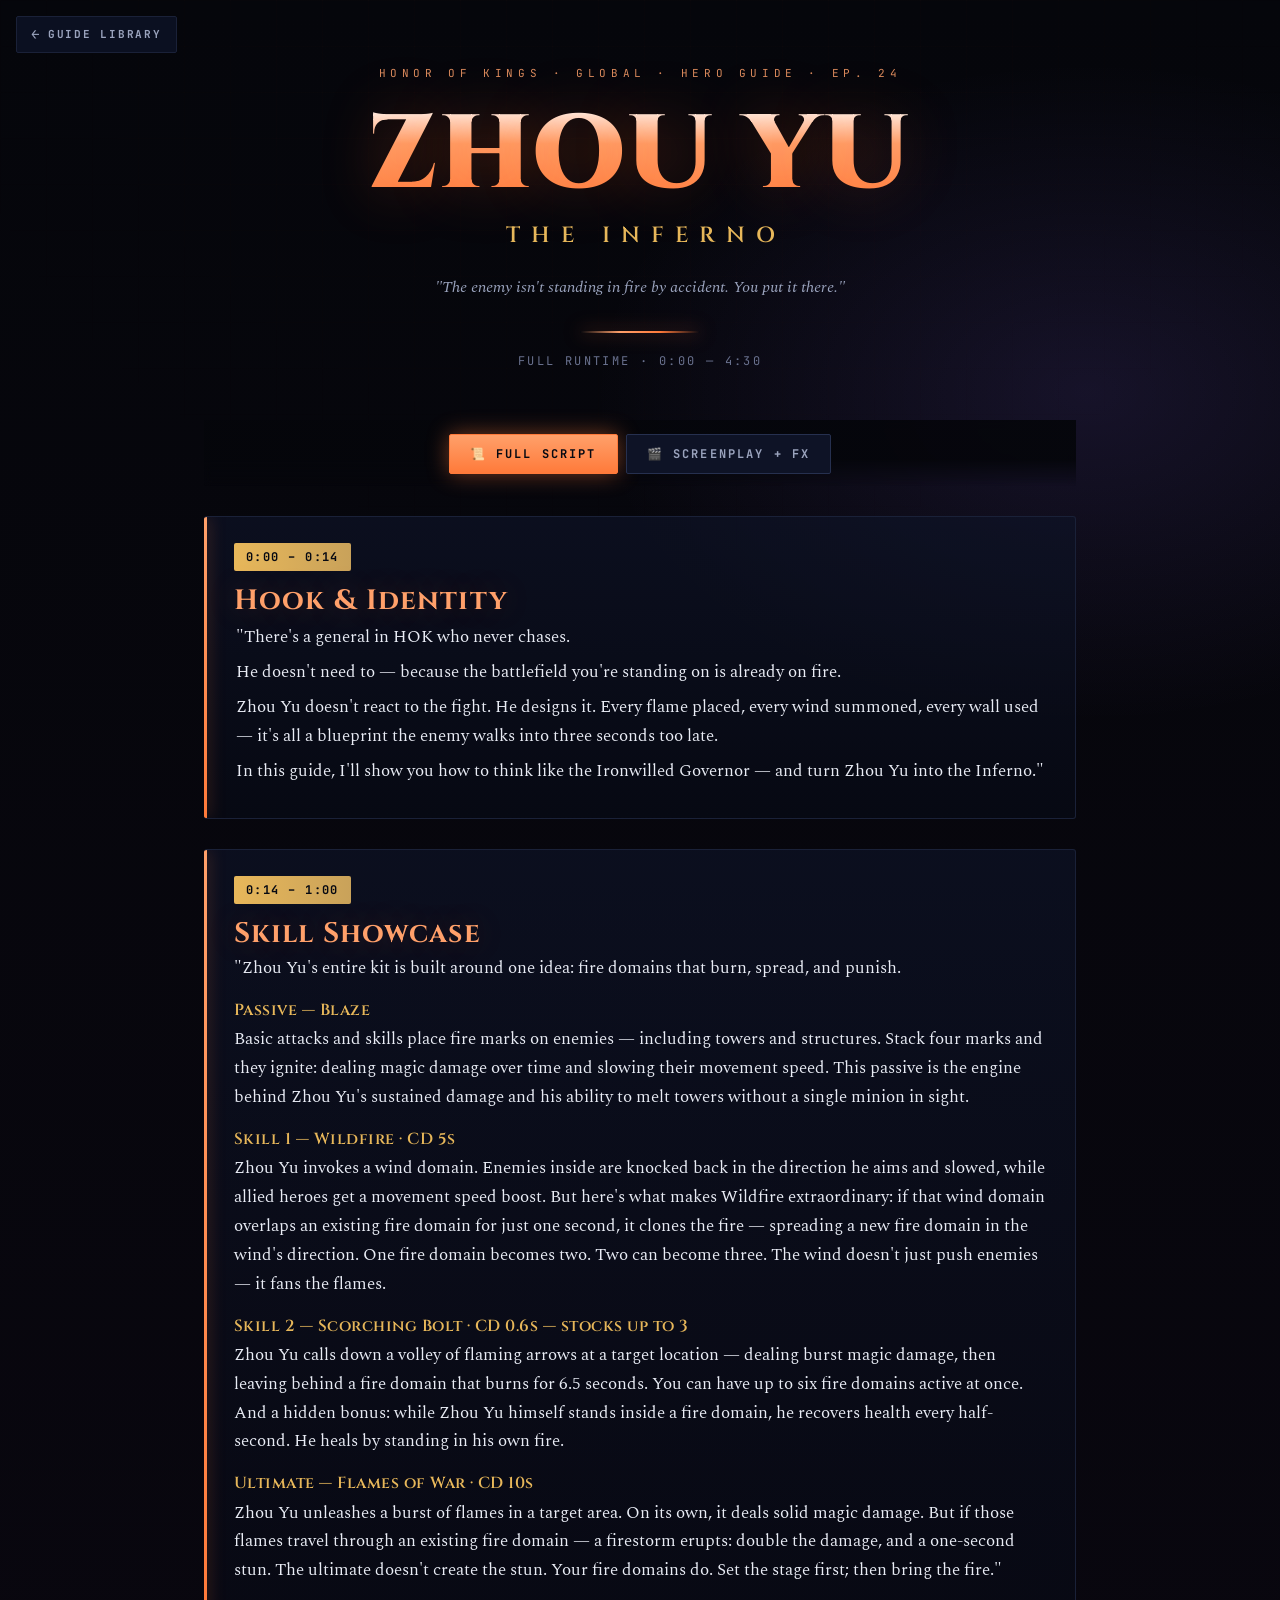
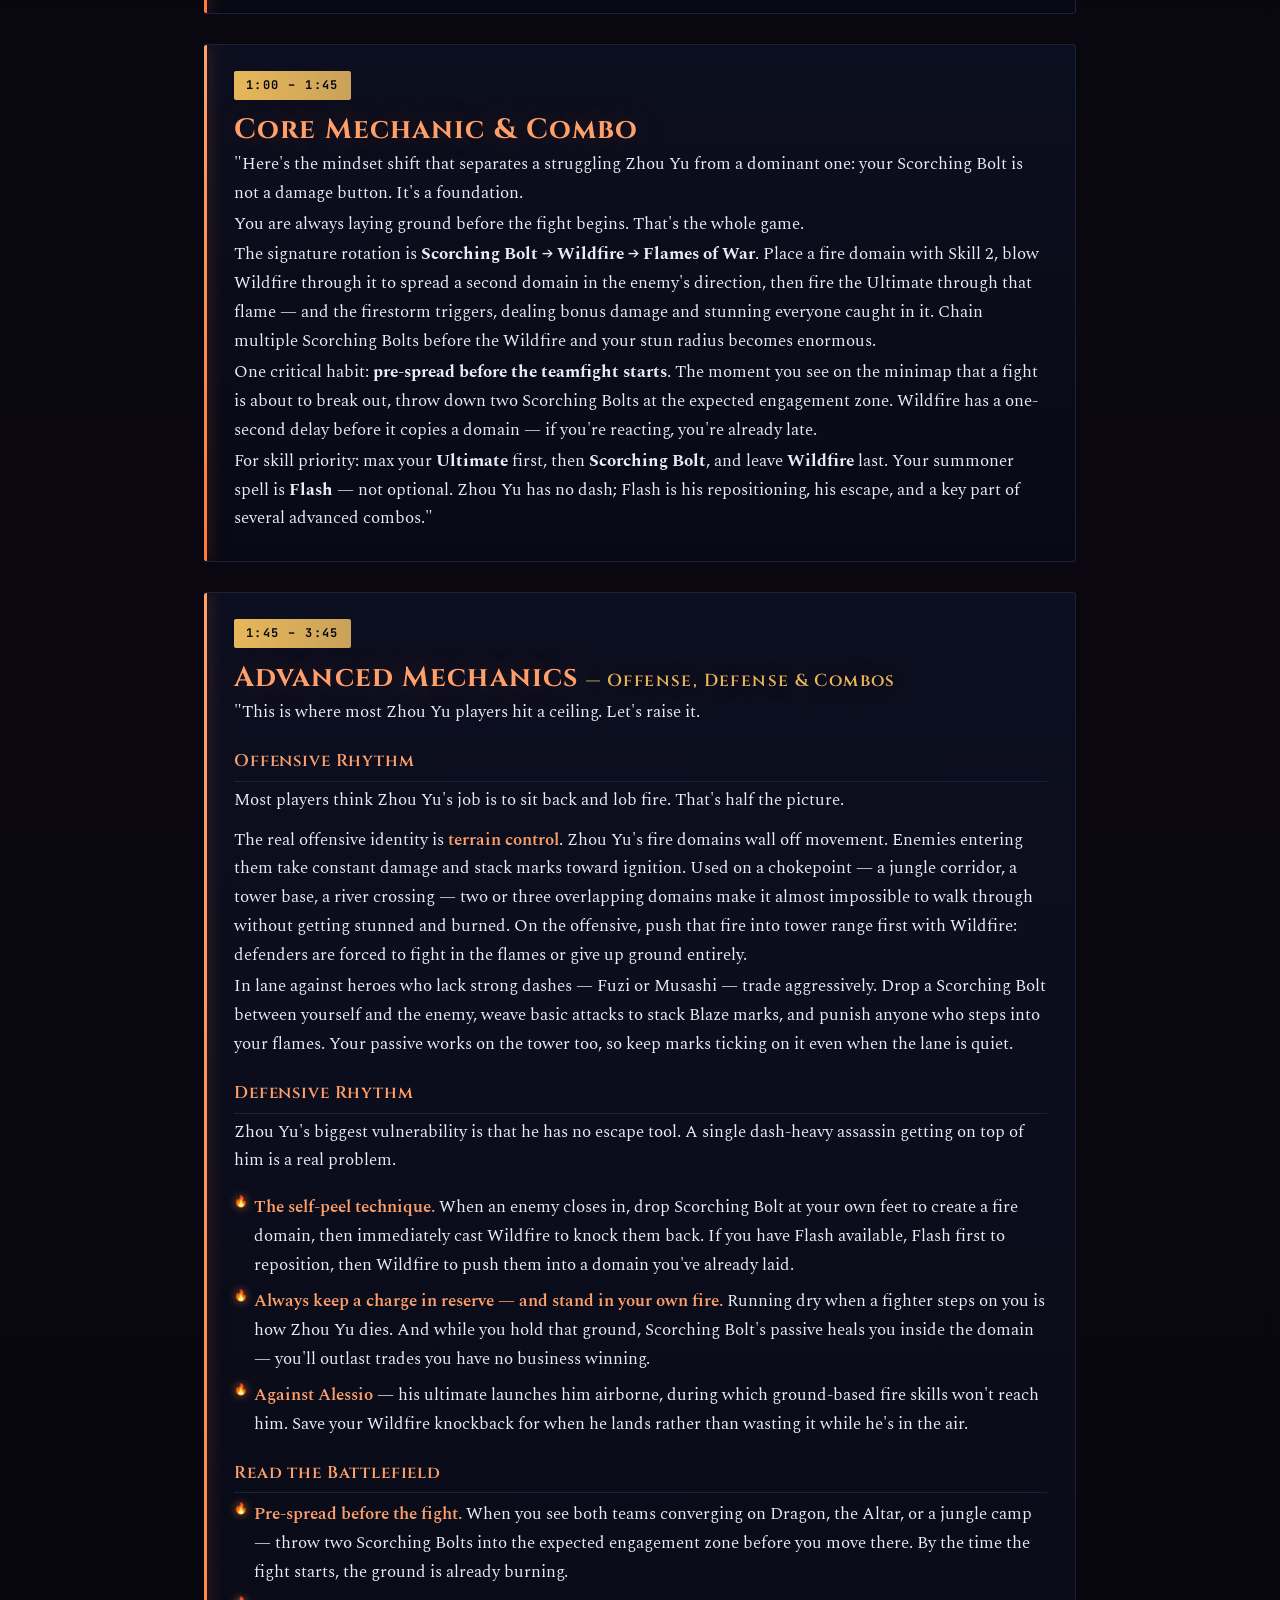
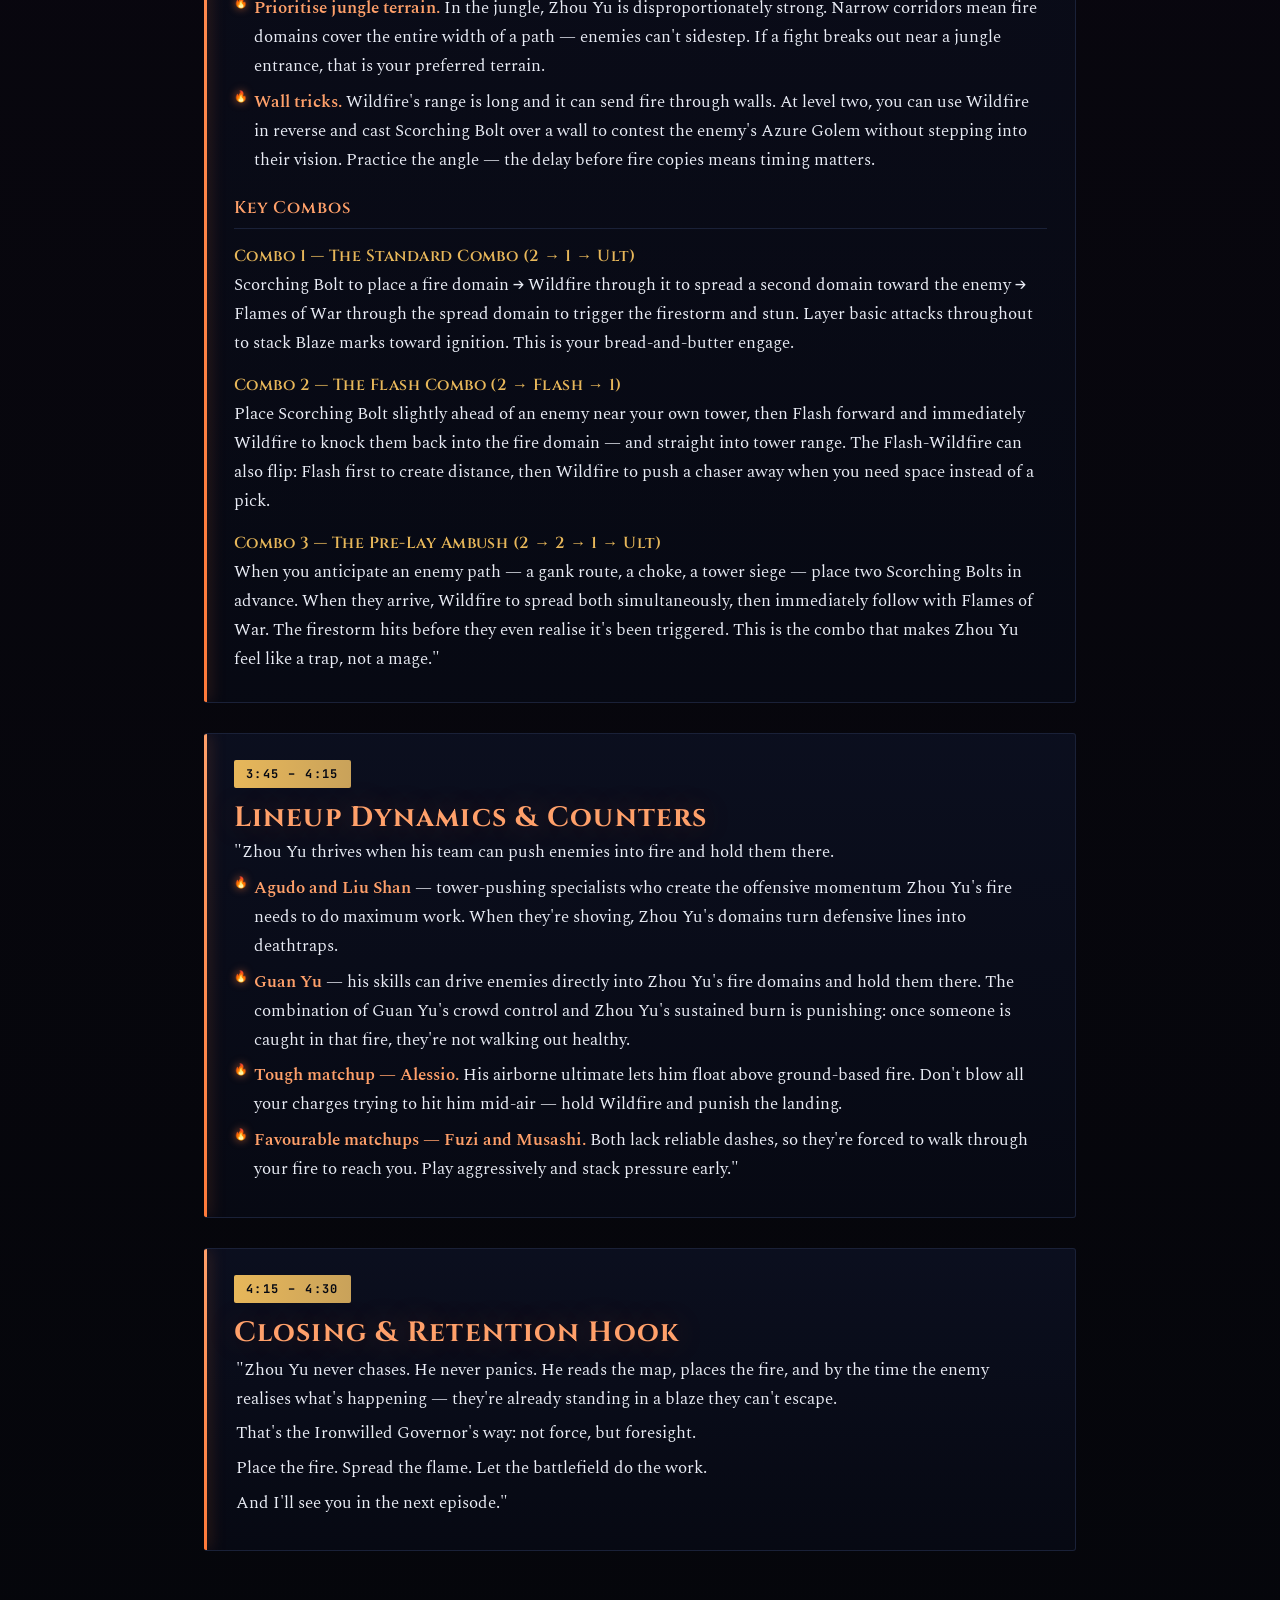
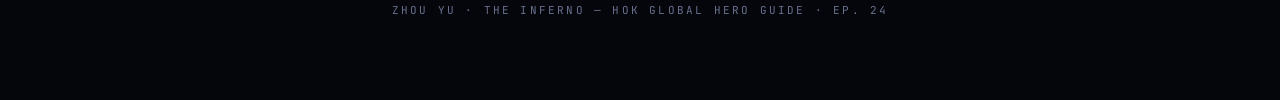
<file: zhouyu.html>
<!DOCTYPE html>
<html lang="en">
<head>
<meta charset="UTF-8">
<meta name="viewport" content="width=device-width, initial-scale=1.0">
<title>Zhou Yu — The Inferno · Guide Script & Screenplay</title>
<link rel="preconnect" href="https://fonts.googleapis.com">
<link rel="preconnect" href="https://fonts.gstatic.com" crossorigin>
<link href="https://fonts.googleapis.com/css2?family=Cinzel:wght@500;600;700;900&family=Spectral:ital,wght@0,300;0,400;0,500;0,600;1,400&family=JetBrains+Mono:wght@500;700&display=swap" rel="stylesheet">
<link rel="stylesheet" href="shared.css">
<script defer src="shared.js"></script>
<style>
  :root{
    --void:#05060b;
    --ink:#0b0e1a;
    --panel:#10142400;
    --panel-solid:#0e1326;
    --edge:#26304f;
    --edge-soft:#1a2138;
    --bolt:#6ea8ff;
    --bolt-bright:#a9ccff;
    --volt:#8f6dff;
    --gold:#e7b75a;
    --gold-soft:#c9a25a;
    --paper:#e9ecf5;
    --paper-dim:#9aa3bd;
    --paper-faint:#69718e;
    --danger:#ff7a8a;
    --fire:#ff7a3a;
    --fire-soft:#ffa06a;
  }
  *{box-sizing:border-box;margin:0;padding:0}
  html{scroll-behavior:smooth}
  body{
    font-family:'Spectral',Georgia,serif;
    background:
      radial-gradient(1200px 700px at 50% -10%, rgba(255,80,20,.14), transparent 60%),
      radial-gradient(900px 600px at 85% 8%, rgba(143,109,255,.12), transparent 55%),
      linear-gradient(180deg,#05060b 0%, #0a0710 45%, #05060b 100%);
    color:var(--paper);
    line-height:1.7;
    min-height:100vh;
    padding:0 0 80px;
  }
  body::before{
    content:"";position:fixed;inset:0;pointer-events:none;z-index:0;opacity:.5;
    background-image:
      linear-gradient(rgba(255,122,58,.028) 1px, transparent 1px),
      linear-gradient(90deg, rgba(255,122,58,.028) 1px, transparent 1px);
    background-size:46px 46px;
    mask-image:radial-gradient(1000px 800px at 50% 0%, #000 30%, transparent 80%);
  }
  .wrap{max-width:920px;margin:0 auto;padding:0 24px;position:relative;z-index:1}

  /* ---------- MASTHEAD ---------- */
  header.mast{text-align:center;padding:64px 0 30px;position:relative;}
  .kicker{
    font-family:'JetBrains Mono',monospace;font-size:11px;letter-spacing:.42em;
    text-transform:uppercase;color:var(--fire-soft);opacity:.85;margin-bottom:22px;
  }
  .mast h1{
    font-family:'Cinzel',serif;font-weight:900;line-height:.98;
    font-size:clamp(48px,11vw,104px);letter-spacing:.02em;
    background:linear-gradient(180deg,#fff 0%, var(--fire-soft) 38%, var(--fire) 105%);
    -webkit-background-clip:text;background-clip:text;color:transparent;
    text-shadow:0 0 60px rgba(255,100,30,.3);
  }
  .mast .epithet{
    font-family:'Cinzel',serif;font-weight:600;font-size:clamp(15px,3.6vw,22px);
    letter-spacing:.5em;text-transform:uppercase;color:var(--gold);
    margin-top:10px;padding-left:.5em;
  }
  .mast .sub{
    margin-top:20px;color:var(--paper-dim);font-style:italic;font-size:16px;
    max-width:560px;margin-left:auto;margin-right:auto;
  }
  .bolt-rule{
    width:120px;height:2px;margin:30px auto 0;
    background:linear-gradient(90deg,transparent,var(--fire-soft),var(--fire),transparent);
    box-shadow:0 0 18px rgba(255,122,58,.6);
  }
  .runtime{
    font-family:'JetBrains Mono',monospace;font-size:12px;color:var(--paper-faint);
    letter-spacing:.2em;margin-top:18px;
  }

  /* ---------- TABS ---------- */
  .tabs{
    position:sticky;top:0;z-index:20;display:flex;gap:8px;justify-content:center;
    padding:14px 0 12px;margin:18px 0 8px;
    background:linear-gradient(180deg,#05060bef 60%, transparent);
    backdrop-filter:blur(4px);
  }
  .tab{
    font-family:'JetBrains Mono',monospace;font-weight:700;font-size:12px;
    letter-spacing:.18em;text-transform:uppercase;cursor:pointer;
    color:var(--paper-dim);background:var(--panel-solid);
    border:1px solid var(--edge);padding:11px 20px;border-radius:2px;
    transition:.22s;
  }
  .tab:hover{color:var(--paper);border-color:var(--fire-soft)}
  .tab.active{
    color:#060912;background:linear-gradient(180deg,var(--fire-soft),var(--fire));
    border-color:var(--fire);box-shadow:0 0 22px rgba(255,122,58,.45);
  }
  .view{display:none;animation:fade .4s ease}
  .view.active{display:block}
  @keyframes fade{from{opacity:0;transform:translateY(8px)}to{opacity:1;transform:none}}

  /* ---------- SCRIPT BLOCKS ---------- */
  .block{
    position:relative;margin:30px 0;padding:26px 28px 26px 30px;
    background:linear-gradient(180deg,rgba(14,19,38,.72),rgba(8,11,22,.72));
    border:1px solid var(--edge-soft);border-left:none;border-radius:3px;
    overflow:hidden;
  }
  .block::before{
    content:"";position:absolute;left:0;top:0;bottom:0;width:3px;
    background:linear-gradient(180deg,var(--fire-soft),var(--fire));
    box-shadow:0 0 16px rgba(255,122,58,.55);
  }
  .block .ts{
    display:inline-block;font-family:'JetBrains Mono',monospace;font-weight:700;
    font-size:12px;letter-spacing:.12em;color:#060912;
    background:linear-gradient(90deg,var(--gold),var(--gold-soft));
    padding:4px 12px;border-radius:2px;margin-bottom:6px;
  }
  .block h2{
    font-family:'Cinzel',serif;font-weight:700;font-size:clamp(20px,4vw,28px);
    color:var(--fire-soft);letter-spacing:.04em;margin:8px 0 4px;line-height:1.15;
    text-shadow:0 0 30px rgba(255,122,58,.25);
  }
  .block h2 .tail{font-size:.62em;color:var(--gold);letter-spacing:.08em;font-weight:600}
  .vo{color:var(--paper);font-size:17px}
  .vo p{margin:0 0 2px}
  .vo .quote{display:block;margin:6px 0;padding-left:2px}
  .skill{
    font-family:'Cinzel',serif;font-weight:600;color:var(--gold);
    letter-spacing:.03em;display:block;margin:14px 0 1px;font-size:16px;
  }
  .subhead{
    font-family:'Cinzel',serif;font-weight:600;color:var(--fire-soft);
    letter-spacing:.05em;display:block;margin:20px 0 4px;font-size:17px;
    border-bottom:1px solid var(--edge-soft);padding-bottom:5px;
  }
  .lead{font-weight:600;color:var(--fire-soft)}
  .vo .spacer{height:9px}
  .vo ul{list-style:none;margin:6px 0;padding:0}
  .vo ul li{position:relative;padding-left:20px;margin:7px 0;}
  .vo ul li::before{
    content:"🔥";position:absolute;left:0;top:0;font-size:11px;
    filter:drop-shadow(0 0 4px rgba(255,122,58,.7));
  }
  em.note{color:var(--paper-dim)}

  /* ---------- SCREENPLAY ---------- */
  .sp-intro{
    margin:26px 0 8px;color:var(--paper-dim);font-style:italic;font-size:15px;
    border-left:2px solid var(--edge);padding-left:16px;
  }
  .scene{
    margin:22px 0;border:1px solid var(--edge-soft);border-radius:3px;overflow:hidden;
    background:linear-gradient(180deg,rgba(12,16,32,.7),rgba(7,10,20,.7));
  }
  .scene-head{
    display:flex;align-items:center;gap:14px;flex-wrap:wrap;
    padding:12px 18px;background:rgba(255,122,58,.06);
    border-bottom:1px solid var(--edge-soft);
  }
  .scene-head .ts{
    font-family:'JetBrains Mono',monospace;font-weight:700;font-size:12px;
    color:#060912;background:linear-gradient(90deg,var(--gold),var(--gold-soft));
    padding:4px 11px;border-radius:2px;letter-spacing:.08em;
  }
  .scene-head .title{
    font-family:'Cinzel',serif;font-weight:600;font-size:15px;color:var(--fire-soft);
    letter-spacing:.06em;text-transform:uppercase;
  }
  .scene-body{padding:6px 18px 16px}
  .row{display:flex;gap:0;border-bottom:1px dashed var(--edge-soft);padding:12px 0}
  .row:last-child{border-bottom:none}
  .row .lab{
    flex:0 0 116px;font-family:'JetBrains Mono',monospace;font-weight:700;
    font-size:10.5px;letter-spacing:.14em;text-transform:uppercase;padding-top:3px;
  }
  .row.visual .lab{color:var(--fire-soft)}
  .row.fx .lab{color:var(--volt)}
  .row.ost .lab{color:var(--gold)}
  .row .val{flex:1;font-size:15.5px;color:var(--paper)}
  .row .val .ost-text{
    font-family:'JetBrains Mono',monospace;font-size:13px;color:var(--fire-soft);
    background:rgba(255,122,58,.07);border:1px solid var(--edge-soft);
    padding:2px 8px;border-radius:2px;display:inline-block;margin:2px 4px 2px 0;
  }
  .row .val .none{color:var(--paper-faint);font-style:italic}

  /* ---------- NOTE BAR ---------- */
  .notebar{
    margin:34px 0 0;padding:16px 20px;border:1px dashed var(--edge);border-radius:3px;
    background:rgba(231,183,90,.05);color:var(--paper-dim);font-size:14px;
  }
  .notebar b{color:var(--gold);font-family:'Cinzel',serif;letter-spacing:.04em}

  footer{
    text-align:center;margin-top:50px;color:var(--paper-faint);
    font-family:'JetBrains Mono',monospace;font-size:11px;letter-spacing:.2em;
  }

  /* ---------- PRINT ---------- */
  @media print{
    body{background:#fff;color:#111}
    body::before{display:none}
    .tabs{display:none}
    .view{display:block!important}
    .view + .view{page-break-before:always}
    .mast h1{color:#7a1a00;-webkit-text-fill-color:#7a1a00}
    .mast .epithet{color:#8a6a14}
    .block,.scene{background:#fff;border-color:#bbb;break-inside:avoid}
    .block h2,.scene-head .title{color:#7a1a00}
    .vo,.row .val{color:#111}
    .skill{color:#8a6a14}
    .block .ts,.scene-head .ts{background:#7a1a00;color:#fff}
  }
  @media (max-width:600px){
    .row{flex-direction:column;gap:3px}
    .row .lab{flex:none}
  }
</style>
</head>
<body>
<div class="wrap">

  <header class="mast">
    <div class="kicker">Honor of Kings · Global · Hero Guide · Ep. 24</div>
    <h1>ZHOU YU</h1>
    <div class="epithet">The Inferno</div>
    <p class="sub">"The enemy isn't standing in fire by accident. You put it there."</p>
    <div class="bolt-rule"></div>
    <div class="runtime">FULL RUNTIME · 0:00 — 4:30</div>
  </header>

  <nav class="tabs">
    <button class="tab active" data-view="script">📜 Full Script</button>
    <button class="tab" data-view="screenplay">🎬 Screenplay + FX</button>
  </nav>

  <!-- ============================== FULL SCRIPT ============================== -->
  <section class="view active" id="script">

    <!-- HOOK -->
    <div class="block">
      <span class="ts">0:00 – 0:14</span>
      <h2>Hook &amp; Identity</h2>
      <div class="vo">
        <span class="quote">"There's a general in HOK who never chases.</span>
        <span class="quote">He doesn't need to — because the battlefield you're standing on is already on fire.</span>
        <span class="quote">Zhou Yu doesn't react to the fight. He designs it. Every flame placed, every wind summoned, every wall used — it's all a blueprint the enemy walks into three seconds too late.</span>
        <span class="quote">In this guide, I'll show you how to think like the Ironwilled Governor — and turn Zhou Yu into the Inferno."</span>
      </div>
    </div>

    <!-- SKILL SHOWCASE -->
    <div class="block">
      <span class="ts">0:14 – 1:00</span>
      <h2>Skill Showcase</h2>
      <div class="vo">
        <p>"Zhou Yu's entire kit is built around one idea: fire domains that burn, spread, and punish.</p>

        <span class="skill">Passive — Blaze</span>
        <p>Basic attacks and skills place fire marks on enemies — including towers and structures. Stack four marks and they ignite: dealing magic damage over time and slowing their movement speed. This passive is the engine behind Zhou Yu's sustained damage and his ability to melt towers without a single minion in sight.</p>

        <span class="skill">Skill 1 — Wildfire · CD 5s</span>
        <p>Zhou Yu invokes a wind domain. Enemies inside are knocked back in the direction he aims and slowed, while allied heroes get a movement speed boost. But here's what makes Wildfire extraordinary: if that wind domain overlaps an existing fire domain for just one second, it clones the fire — spreading a new fire domain in the wind's direction. One fire domain becomes two. Two can become three. The wind doesn't just push enemies — it fans the flames.</p>

        <span class="skill">Skill 2 — Scorching Bolt · CD 0.6s — stocks up to 3</span>
        <p>Zhou Yu calls down a volley of flaming arrows at a target location — dealing burst magic damage, then leaving behind a fire domain that burns for 6.5 seconds. You can have up to six fire domains active at once. And a hidden bonus: while Zhou Yu himself stands inside a fire domain, he recovers health every half-second. He heals by standing in his own fire.</p>

        <span class="skill">Ultimate — Flames of War · CD 10s</span>
        <p>Zhou Yu unleashes a burst of flames in a target area. On its own, it deals solid magic damage. But if those flames travel through an existing fire domain — a firestorm erupts: double the damage, and a one-second stun. The ultimate doesn't create the stun. Your fire domains do. Set the stage first; then bring the fire."</p>
      </div>
    </div>

    <!-- CORE RESOURCE & COMBO -->
    <div class="block">
      <span class="ts">1:00 – 1:45</span>
      <h2>Core Mechanic &amp; Combo</h2>
      <div class="vo">
        <p>"Here's the mindset shift that separates a struggling Zhou Yu from a dominant one: your Scorching Bolt is not a damage button. It's a foundation.</p>
        <p>You are always laying ground before the fight begins. That's the whole game.</p>
        <p>The signature rotation is <strong>Scorching Bolt → Wildfire → Flames of War</strong>. Place a fire domain with Skill 2, blow Wildfire through it to spread a second domain in the enemy's direction, then fire the Ultimate through that flame — and the firestorm triggers, dealing bonus damage and stunning everyone caught in it. Chain multiple Scorching Bolts before the Wildfire and your stun radius becomes enormous.</p>
        <p>One critical habit: <strong>pre-spread before the teamfight starts</strong>. The moment you see on the minimap that a fight is about to break out, throw down two Scorching Bolts at the expected engagement zone. Wildfire has a one-second delay before it copies a domain — if you're reacting, you're already late.</p>
        <p>For skill priority: max your <strong>Ultimate</strong> first, then <strong>Scorching Bolt</strong>, and leave <strong>Wildfire</strong> last. Your summoner spell is <strong>Flash</strong> — not optional. Zhou Yu has no dash; Flash is his repositioning, his escape, and a key part of several advanced combos."</p>
      </div>
    </div>

    <!-- ADVANCED MECHANICS -->
    <div class="block">
      <span class="ts">1:45 – 3:45</span>
      <h2>Advanced Mechanics <span class="tail">— Offense, Defense &amp; Combos</span></h2>
      <div class="vo">
        <p>"This is where most Zhou Yu players hit a ceiling. Let's raise it.</p>

        <span class="subhead">Offensive Rhythm</span>
        <p>Most players think Zhou Yu's job is to sit back and lob fire. That's half the picture.</p>
        <div class="spacer"></div>
        <p>The real offensive identity is <span class="lead">terrain control</span>. Zhou Yu's fire domains wall off movement. Enemies entering them take constant damage and stack marks toward ignition. Used on a chokepoint — a jungle corridor, a tower base, a river crossing — two or three overlapping domains make it almost impossible to walk through without getting stunned and burned. On the offensive, push that fire into tower range first with Wildfire: defenders are forced to fight in the flames or give up ground entirely.</p>
        <p>In lane against heroes who lack strong dashes — Fuzi or Musashi — trade aggressively. Drop a Scorching Bolt between yourself and the enemy, weave basic attacks to stack Blaze marks, and punish anyone who steps into your flames. Your passive works on the tower too, so keep marks ticking on it even when the lane is quiet.</p>

        <span class="subhead">Defensive Rhythm</span>
        <p>Zhou Yu's biggest vulnerability is that he has no escape tool. A single dash-heavy assassin getting on top of him is a real problem.</p>
        <div class="spacer"></div>
        <ul>
          <li><span class="lead">The self-peel technique.</span> When an enemy closes in, drop Scorching Bolt at your own feet to create a fire domain, then immediately cast Wildfire to knock them back. If you have Flash available, Flash first to reposition, then Wildfire to push them into a domain you've already laid.</li>
          <li><span class="lead">Always keep a charge in reserve — and stand in your own fire.</span> Running dry when a fighter steps on you is how Zhou Yu dies. And while you hold that ground, Scorching Bolt's passive heals you inside the domain — you'll outlast trades you have no business winning.</li>
          <li><span class="lead">Against Alessio</span> — his ultimate launches him airborne, during which ground-based fire skills won't reach him. Save your Wildfire knockback for when he lands rather than wasting it while he's in the air.</li>
        </ul>

        <span class="subhead">Read the Battlefield</span>
        <ul>
          <li><span class="lead">Pre-spread before the fight.</span> When you see both teams converging on Dragon, the Altar, or a jungle camp — throw two Scorching Bolts into the expected engagement zone before you move there. By the time the fight starts, the ground is already burning.</li>
          <li><span class="lead">Prioritise jungle terrain.</span> In the jungle, Zhou Yu is disproportionately strong. Narrow corridors mean fire domains cover the entire width of a path — enemies can't sidestep. If a fight breaks out near a jungle entrance, that is your preferred terrain.</li>
          <li><span class="lead">Wall tricks.</span> Wildfire's range is long and it can send fire through walls. At level two, you can use Wildfire in reverse and cast Scorching Bolt over a wall to contest the enemy's Azure Golem without stepping into their vision. Practice the angle — the delay before fire copies means timing matters.</li>
        </ul>

        <span class="subhead">Key Combos</span>

        <span class="skill">Combo 1 — The Standard Combo (2 → 1 → Ult)</span>
        <p>Scorching Bolt to place a fire domain → Wildfire through it to spread a second domain toward the enemy → Flames of War through the spread domain to trigger the firestorm and stun. Layer basic attacks throughout to stack Blaze marks toward ignition. This is your bread-and-butter engage.</p>

        <span class="skill">Combo 2 — The Flash Combo (2 → Flash → 1)</span>
        <p>Place Scorching Bolt slightly ahead of an enemy near your own tower, then Flash forward and immediately Wildfire to knock them back into the fire domain — and straight into tower range. The Flash-Wildfire can also flip: Flash first to create distance, then Wildfire to push a chaser away when you need space instead of a pick.</p>

        <span class="skill">Combo 3 — The Pre-Lay Ambush (2 → 2 → 1 → Ult)</span>
        <p>When you anticipate an enemy path — a gank route, a choke, a tower siege — place two Scorching Bolts in advance. When they arrive, Wildfire to spread both simultaneously, then immediately follow with Flames of War. The firestorm hits before they even realise it's been triggered. This is the combo that makes Zhou Yu feel like a trap, not a mage."</p>
      </div>
    </div>

    <!-- TEAMMATES & COUNTERS -->
    <div class="block">
      <span class="ts">3:45 – 4:15</span>
      <h2>Lineup Dynamics &amp; Counters</h2>
      <div class="vo">
        <p>"Zhou Yu thrives when his team can push enemies into fire and hold them there.</p>
        <ul>
          <li><span class="lead">Agudo and Liu Shan</span> — tower-pushing specialists who create the offensive momentum Zhou Yu's fire needs to do maximum work. When they're shoving, Zhou Yu's domains turn defensive lines into deathtraps.</li>
          <li><span class="lead">Guan Yu</span> — his skills can drive enemies directly into Zhou Yu's fire domains and hold them there. The combination of Guan Yu's crowd control and Zhou Yu's sustained burn is punishing: once someone is caught in that fire, they're not walking out healthy.</li>
          <li><span class="lead">Tough matchup — Alessio.</span> His airborne ultimate lets him float above ground-based fire. Don't blow all your charges trying to hit him mid-air — hold Wildfire and punish the landing.</li>
          <li><span class="lead">Favourable matchups — Fuzi and Musashi.</span> Both lack reliable dashes, so they're forced to walk through your fire to reach you. Play aggressively and stack pressure early."</li>
        </ul>
      </div>
    </div>

    <!-- CLOSING -->
    <div class="block">
      <span class="ts">4:15 – 4:30</span>
      <h2>Closing &amp; Retention Hook</h2>
      <div class="vo">
        <span class="quote">"Zhou Yu never chases. He never panics. He reads the map, places the fire, and by the time the enemy realises what's happening — they're already standing in a blaze they can't escape.</span>
        <span class="quote">That's the Ironwilled Governor's way: not force, but foresight.</span>
        <span class="quote">Place the fire. Spread the flame. Let the battlefield do the work.</span>
        <span class="quote">And I'll see you in the next episode."</span>
      </div>
    </div>

  </section>

  <!-- ============================== SCREENPLAY + FX ============================== -->
  <section class="view" id="screenplay">

    <p class="sp-intro">Shooting screenplay broken into production beats inside the same timestamp windows as the script. <b>Visual</b> = exactly what to record/match. <b>FX</b> = post / motion graphics. <b>On-Screen Text</b> = burned-in overlays.</p>

    <!-- HOOK -->
    <div class="scene">
      <div class="scene-head"><span class="ts">0:00 – 0:14</span><span class="title">Hook &amp; Identity</span></div>
      <div class="scene-body">
        <div class="row visual"><div class="lab">Visual</div><div class="val">Cold open on Zhou Yu standing still at the edge of a teamfight. The battlefield around him is already carpeted in fire domains — enemies trapped, burning. On "the battlefield you're standing on is already on fire," cut to a wide shot showing three fire domains covering a jungle corridor. On "blueprint," slow-mo of an enemy walking into the pre-laid fire. End on a hero portrait / splash-art freeze of Zhou Yu.</div></div>
        <div class="row fx"><div class="lab">FX</div><div class="val">Deep orange-red colour grade; embers drifting upward throughout. Heavy fire-whoosh transition on the cold open cut. Title card animates in: "ZHOU YU" burns onto screen letter-by-letter with a smouldering trail. Bass thud on "already on fire."</div></div>
        <div class="row ost"><div class="lab">On-Screen Text</div><div class="val"><span class="ost-text">ZHOU YU</span><span class="ost-text">THE INFERNO</span><span class="ost-text">Full Hero Guide · Ep. 24</span></div></div>
      </div>
    </div>

    <!-- PASSIVE -->
    <div class="scene">
      <div class="scene-head"><span class="ts">0:14 – 0:23</span><span class="title">Passive — Blaze</span></div>
      <div class="scene-body">
        <div class="row visual"><div class="lab">Visual</div><div class="val">Practice-range clip: land basic attacks on a dummy — show the fire mark counter building from 1 to 4. On the 4th stack, the ignition triggers — highlight the slow and the damage-over-time numbers floating up. Then repeat on a tower to show the passive applies to structures too.</div></div>
        <div class="row fx"><div class="lab">FX</div><div class="val">Zoom + circle-highlight on the mark counter. Each stack pops with a small ember burst. Big flash + shake on the ignition trigger. Arrow pointing to tower-damage numbers.</div></div>
        <div class="row ost"><div class="lab">On-Screen Text</div><div class="val"><span class="ost-text">PASSIVE · Blaze</span><span class="ost-text">4 marks = Ignite → DoT + Slow</span><span class="ost-text">Works on towers &amp; structures</span></div></div>
      </div>
    </div>

    <!-- SKILL 1 -->
    <div class="scene">
      <div class="scene-head"><span class="ts">0:23 – 0:35</span><span class="title">Skill 1 — Wildfire</span></div>
      <div class="scene-body">
        <div class="row visual"><div class="lab">Visual</div><div class="val">Two clips. Clip 1: Wildfire used alone — shows the wind domain knocking enemies back and slowing them. Clip 2: Wildfire overlapping a Scorching Bolt fire domain — hold on the one-second overlap window, then the fire spreads in the wind's direction. Make the copy mechanic unmistakable by showing one domain become two in a single take.</div></div>
        <div class="row fx"><div class="lab">FX</div><div class="val">Split-screen or quick A/B cut labelled "ALONE" vs "WITH FIRE." Arrow showing the spread direction. Glow-highlight on the copied fire domain as it spawns. "1s OVERLAP" timer badge.</div></div>
        <div class="row ost"><div class="lab">On-Screen Text</div><div class="val"><span class="ost-text">SKILL 1 · Wildfire · CD 5s</span><span class="ost-text">Knockback + Slow enemies · Speed allies</span><span class="ost-text">Overlaps fire domain → spreads a copy</span></div></div>
      </div>
    </div>

    <!-- SKILL 2 -->
    <div class="scene">
      <div class="scene-head"><span class="ts">0:35 – 0:47</span><span class="title">Skill 2 — Scorching Bolt</span></div>
      <div class="scene-body">
        <div class="row visual"><div class="lab">Visual</div><div class="val">Practice-range clip: cast all three Scorching Bolt charges in sequence — show the three fire domains forming and the charge counter refilling over time. Then clip of Zhou Yu standing inside one of his own fire domains with the HP recovery numbers ticking up. Keep the charge stock UI clearly in frame throughout.</div></div>
        <div class="row fx"><div class="lab">FX</div><div class="val">Zoom on the charge counter (3 → 2 → 1 → restock). Circle-highlight the self-heal numbers. Ember-particle effect around Zhou Yu while he's inside the domain.</div></div>
        <div class="row ost"><div class="lab">On-Screen Text</div><div class="val"><span class="ost-text">SKILL 2 · Scorching Bolt · CD 0.6s</span><span class="ost-text">Stocks up to 3 · Max 6 domains active</span><span class="ost-text">Passive: heal while standing in fire</span></div></div>
      </div>
    </div>

    <!-- ULTIMATE -->
    <div class="scene">
      <div class="scene-head"><span class="ts">0:47 – 1:00</span><span class="title">Ultimate — Flames of War</span></div>
      <div class="scene-body">
        <div class="row visual"><div class="lab">Visual</div><div class="val">Two clips. Clip 1 (no fire domain): Ultimate fired into open ground — shows base damage only, no stun. Clip 2 (with fire domain): Ultimate fired through a Scorching Bolt domain — firestorm triggers, stun lands, bonus damage pops. The contrast must be obvious. Clip 2 should be the longer one.</div></div>
        <div class="row fx"><div class="lab">FX</div><div class="val">"NO STUN" badge on Clip 1. Big screen flash + "FIRESTORM" stamp + shake on the Clip 2 stun trigger. Slow-mo the moment the flames cross the domain boundary. "1s STUN" callout.</div></div>
        <div class="row ost"><div class="lab">On-Screen Text</div><div class="val"><span class="ost-text">ULTIMATE · Flames of War · CD 10s</span><span class="ost-text">Alone → damage only</span><span class="ost-text">Through fire domain → FIRESTORM + 1s Stun</span></div></div>
      </div>
    </div>

    <!-- CORE MECHANIC -->
    <div class="scene">
      <div class="scene-head"><span class="ts">1:00 – 1:20</span><span class="title">The Core Rotation (2 → 1 → Ult)</span></div>
      <div class="scene-body">
        <div class="row visual"><div class="lab">Visual</div><div class="val">One clean, uncut practice-range clip showing the full rotation: Scorching Bolt placed → Wildfire spread → Flames of War through the spread domain → firestorm + stun. Then a second clip of the same rotation in a real game skirmish. Show the button presses with an input overlay if possible.</div></div>
        <div class="row fx"><div class="lab">FX</div><div class="val">Animated input sequence overlay (S2 → S1 → Ult icons). Step labels: "LAY," "SPREAD," "IGNITE." Green "STUN CONFIRMED" callout on the firestorm landing.</div></div>
        <div class="row ost"><div class="lab">On-Screen Text</div><div class="val"><span class="ost-text">CORE ROTATION: S2 → S1 → Ult</span><span class="ost-text">Lay · Spread · Ignite</span></div></div>
      </div>
    </div>

    <!-- PRE-SPREAD -->
    <div class="scene">
      <div class="scene-head"><span class="ts">1:20 – 1:45</span><span class="title">Pre-Spread Habit &amp; Skill Priority</span></div>
      <div class="scene-body">
        <div class="row visual"><div class="lab">Visual</div><div class="val">Minimap-focused clip: Zhou Yu spots convergence on Dragon via minimap, immediately throws two Scorching Bolts into the expected fight zone before moving. Cut to the teamfight starting — ground already burning before the first enemy arrives. Then cut to skill-up menu showing the priority order: Ult first, then Skill 2, then Skill 1. Summoner Spell select showing Flash.</div></div>
        <div class="row fx"><div class="lab">FX</div><div class="val">Minimap zoom with "PRE-SPREAD" callout. "1s DELAY — react too late" warning badge. Priority graphic: R &gt; 2 &gt; 1. Flash icon badge.</div></div>
        <div class="row ost"><div class="lab">On-Screen Text</div><div class="val"><span class="ost-text">PRE-SPREAD before the fight — don't react, anticipate</span><span class="ost-text">PRIORITY: Ult &gt; Scorching Bolt &gt; Wildfire</span><span class="ost-text">Summoner: FLASH (non-negotiable)</span></div></div>
      </div>
    </div>

    <!-- OFFENSIVE RHYTHM -->
    <div class="scene">
      <div class="scene-head"><span class="ts">1:45 – 2:10</span><span class="title">Offensive Rhythm — Terrain Control</span></div>
      <div class="scene-body">
        <div class="row visual"><div class="lab">Visual</div><div class="val">Three clips. Clip 1: fire domains covering a jungle chokepoint — enemies forced through, taking damage and igniting. Clip 2: lane clip vs Fuzi or Musashi — Scorching Bolt dropped between Zhou Yu and enemy, basic attacks stacking Blaze marks, enemy ignites before they can engage. Clip 3: offensive push — Wildfire sends a fire domain into tower range, defenders forced to fight in the fire or retreat.</div></div>
        <div class="row fx"><div class="lab">FX</div><div class="val">"TERRAIN CONTROL" chapter stamp. Outline the fire domain coverage radius on Clip 1. Mark counter + ignition pop-up on Clip 2. "FIRE IN TOWER RANGE" callout on Clip 3.</div></div>
        <div class="row ost"><div class="lab">On-Screen Text</div><div class="val"><span class="ost-text">TERRAIN CONTROL — choke the path</span><span class="ost-text">vs Fuzi / Musashi: bully with marks</span><span class="ost-text">Offence: push fire into tower range first</span></div></div>
      </div>
    </div>

    <!-- DEFENSIVE RHYTHM -->
    <div class="scene">
      <div class="scene-head"><span class="ts">2:10 – 2:35</span><span class="title">Defensive Rhythm — Self-Peel &amp; Survival</span></div>
      <div class="scene-body">
        <div class="row visual"><div class="lab">Visual</div><div class="val">Three survival clips. Clip 1: enemy dives Zhou Yu → Scorching Bolt at feet → Wildfire knocks them back into the domain. Clip 2: Flash + Wildfire combo — Flash away first, then Wildfire pushes the chaser into a pre-laid domain. Clip 3: Zhou Yu standing in his own fire domain during a sustained trade — HP ticking up from the passive heal, winning a fight he should have lost.</div></div>
        <div class="row fx"><div class="lab">FX</div><div class="val">"SELF-PEEL" stamp. Circle the Scorching Bolt feet-drop on Clip 1. "FLASH → WILDFIRE" sequential icon overlay on Clip 2. Green heal-tick highlight + "WINNING IN OWN FIRE" on Clip 3. Red flag: "OUT OF CHARGES = DEAD."</div></div>
        <div class="row ost"><div class="lab">On-Screen Text</div><div class="val"><span class="ost-text">S2 at feet → S1 knockback = self-peel</span><span class="ost-text">Flash → S1 to create space</span><span class="ost-text">Stand in fire → passive heal keeps you alive</span><span class="ost-text">ALWAYS keep 1 charge in reserve</span></div></div>
      </div>
    </div>

    <!-- ALESSIO COUNTER -->
    <div class="scene">
      <div class="scene-head"><span class="ts">2:35 – 2:45</span><span class="title">Counter — Alessio Airborne</span></div>
      <div class="scene-body">
        <div class="row visual"><div class="lab">Visual</div><div class="val">Clip: Alessio launches his ultimate — he goes airborne. Show Zhou Yu's fire domains doing no damage while Alessio is in the air (damage numbers absent or zero). Then Alessio lands — Zhou Yu immediately casts Wildfire to knock him back into a fire domain. The timing of "wait for the land" must be clear.</div></div>
        <div class="row fx"><div class="lab">FX</div><div class="val">"AIRBORNE = IMMUNE TO GROUND FIRE" warning banner. Zero/no-damage callout while airborne. "WAIT — PUNISH THE LANDING" green callout as Wildfire fires on touchdown.</div></div>
        <div class="row ost"><div class="lab">On-Screen Text</div><div class="val"><span class="ost-text">vs ALESSIO: hold Wildfire while he's airborne</span><span class="ost-text">Punish the landing — not the jump</span></div></div>
      </div>
    </div>

    <!-- READ THE BATTLEFIELD -->
    <div class="scene">
      <div class="scene-head"><span class="ts">2:45 – 3:10</span><span class="title">Read the Battlefield — Anticipation &amp; Jungle</span></div>
      <div class="scene-body">
        <div class="row visual"><div class="lab">Visual</div><div class="val">Two clips. Clip 1: minimap read — Zhou Yu sees teams converging, pre-drops two Scorching Bolts into the Dragon pit or jungle camp before arriving. Clip 2: jungle fight — fire domains cover the full width of a narrow corridor, enemies literally can't avoid walking through. Show multiple enemies burning simultaneously.</div></div>
        <div class="row fx"><div class="lab">FX</div><div class="val">Minimap zoom + convergence arrows on Clip 1. "PRE-LAID" badge on the domains. Full-corridor fire coverage graphic on Clip 2 — flame-width bar showing total choke.</div></div>
        <div class="row ost"><div class="lab">On-Screen Text</div><div class="val"><span class="ost-text">Read minimap → pre-spread the fight zone</span><span class="ost-text">Jungle = Zhou Yu's best terrain</span><span class="ost-text">Narrow paths = unavoidable fire</span></div></div>
      </div>
    </div>

    <!-- WALL TRICK -->
    <div class="scene">
      <div class="scene-head"><span class="ts">3:10 – 3:22</span><span class="title">Wall Trick — Azure Golem Steal</span></div>
      <div class="scene-body">
        <div class="row visual"><div class="lab">Visual</div><div class="val">Level-2 clip: Zhou Yu casts Wildfire in reverse (away from the Golem camp), then immediately casts Scorching Bolt over the wall into the camp. The fire domain spawns inside the camp, stacks marks on the Golem, and Zhou Yu secures the steal without stepping into enemy vision. Show the wall clearly so viewers understand the "over-wall" mechanic.</div></div>
        <div class="row fx"><div class="lab">FX</div><div class="val">Wall graphic with an arc arrow showing the bolt going over. "OVER-WALL STEAL" label. "LVL 2 ONLY" badge. Highlight Zhou Yu's safe position outside enemy vision.</div></div>
        <div class="row ost"><div class="lab">On-Screen Text</div><div class="val"><span class="ost-text">WALL TRICK: S1 reverse → S2 over wall</span><span class="ost-text">Steal Azure Golem at Lvl 2 from safety</span></div></div>
      </div>
    </div>

    <!-- COMBOS -->
    <div class="scene">
      <div class="scene-head"><span class="ts">3:22 – 3:45</span><span class="title">Key Combos 1 · 2 · 3</span></div>
      <div class="scene-body">
        <div class="row visual"><div class="lab">Visual</div><div class="val">Rapid combo montage — one clean rep each, clearly labelled. <b>Combo 1 (Standard 2→1→Ult):</b> Scorching Bolt → Wildfire spread → Flames of War through the domain → firestorm stun. <b>Combo 2 (Flash 2→Flash→1):</b> Scorching Bolt near tower → Flash forward → Wildfire knocks enemy back into fire and tower range. <b>Combo 3 (Pre-Lay Ambush 2→2→1→Ult):</b> two Scorching Bolts pre-placed on a gank route → enemy arrives → Wildfire spreads both → Flames of War firestorm triggers before they can react.</div></div>
        <div class="row fx"><div class="lab">FX</div><div class="val">Per-combo input icon chain overlay. Numbered "COMBO 1/2/3" chapter cards. Slow-mo the firestorm trigger on Combo 1. "TOWER RANGE" zone highlight on Combo 2. "THEY NEVER SAW IT COMING" stamp on Combo 3.</div></div>
        <div class="row ost"><div class="lab">On-Screen Text</div><div class="val"><span class="ost-text">COMBO 1 · Standard: S2 → S1 → Ult</span><span class="ost-text">COMBO 2 · Flash: S2 → Flash → S1 (tower kill)</span><span class="ost-text">COMBO 3 · Pre-Lay Ambush: S2 → S2 → S1 → Ult</span></div></div>
      </div>
    </div>

    <!-- TEAMMATES -->
    <div class="scene">
      <div class="scene-head"><span class="ts">3:45 – 4:00</span><span class="title">Best Teammates</span></div>
      <div class="scene-body">
        <div class="row visual"><div class="lab">Visual</div><div class="val">Synergy clips. Agudo / Liu Shan clip: aggressive tower push — Zhou Yu's fire domains cover the area while the tower-pushers shove, defenders can't defend safely in the flames. Guan Yu clip: Guan Yu's skill drives an enemy directly into a fire domain — they're held in the burn, marks stack fast, ignition triggers. Show the combination as one continuous teamfight sequence if possible.</div></div>
        <div class="row fx"><div class="lab">FX</div><div class="val">Hero portrait pairings (Zhou Yu + partner). "SYNERGY" tag on each. Highlight the enemy trapped in fire domain on the Guan Yu clip.</div></div>
        <div class="row ost"><div class="lab">On-Screen Text</div><div class="val"><span class="ost-text">BEST WITH: Agudo · Liu Shan · Guan Yu</span><span class="ost-text">Pushers + CC = enemies can't leave the fire</span></div></div>
      </div>
    </div>

    <!-- COUNTERS -->
    <div class="scene">
      <div class="scene-head"><span class="ts">4:00 – 4:15</span><span class="title">Tough Matchups &amp; Favourable Matchups</span></div>
      <div class="scene-body">
        <div class="row visual"><div class="lab">Visual</div><div class="val">Clips of both matchup types. Tough: Alessio airborne — fire missing, Wildfire held until landing. Favourable: Fuzi / Musashi forced to walk through fire to engage — marks stacking, ignition triggering before they reach Zhou Yu. Show Zhou Yu playing passively vs Alessio and aggressively vs the no-dash matchups.</div></div>
        <div class="row fx"><div class="lab">FX</div><div class="val">Red "HARD MATCHUP" tag + Alessio portrait. Green "BULLY" tag + Fuzi / Musashi portraits. "HOLD WILDFIRE" reminder banner on the Alessio clip.</div></div>
        <div class="row ost"><div class="lab">On-Screen Text</div><div class="val"><span class="ost-text">TOUGH: Alessio — hold Wildfire for the landing</span><span class="ost-text">BULLY: Fuzi · Musashi — stack marks, punish every step</span></div></div>
      </div>
    </div>

    <!-- CLOSING -->
    <div class="scene">
      <div class="scene-head"><span class="ts">4:15 – 4:30</span><span class="title">Closing &amp; Retention Hook</span></div>
      <div class="scene-body">
        <div class="row visual"><div class="lab">Visual</div><div class="val">Slow, triumphant outro montage: Zhou Yu standing calmly while a teamfight burns around him — enemies walking into pre-laid fire, igniting one by one, the game ending without him ever chasing. Land on a heroic hold of Zhou Yu's splash art as the flames settle. Leave room for end-screen / subscribe card.</div></div>
        <div class="row fx"><div class="lab">FX</div><div class="val">Warm ember grade fading to calm. Recap lower-thirds: "Place the fire · Spread the flame · Let the battlefield work." Animate the end-screen card + subscribe prompt; tease next hero. Gentle fire-crackle audio fade-out.</div></div>
        <div class="row ost"><div class="lab">On-Screen Text</div><div class="val"><span class="ost-text">Place the fire · Spread the flame · Let the battlefield work</span><span class="ost-text">▶ SUBSCRIBE</span><span class="ost-text">Next episode →</span></div></div>
      </div>
    </div>

  </section>

  <footer>ZHOU YU · THE INFERNO — HOK GLOBAL HERO GUIDE · EP. 24</footer>

</div>

<script>
  const tabs=document.querySelectorAll('.tab');
  const views=document.querySelectorAll('.view');
  tabs.forEach(t=>t.addEventListener('click',()=>{
    tabs.forEach(x=>x.classList.remove('active'));
    views.forEach(v=>v.classList.remove('active'));
    t.classList.add('active');
    document.getElementById(t.dataset.view).classList.add('active');
    window.scrollTo({top:0,behavior:'smooth'});
  }));
</script>
</body>
</html>
</file>
<file: shared.css>
/* HOK Academy — shared styles across all hero guide pages */

.back-btn {
  position: fixed;
  top: 16px;
  left: 16px;
  z-index: 30;
  display: inline-flex;
  align-items: center;
  gap: 7px;
  font-family: 'JetBrains Mono', monospace;
  font-weight: 700;
  font-size: 11px;
  letter-spacing: .16em;
  text-transform: uppercase;
  text-decoration: none;
  color: #9aa3bd;
  background: rgba(14, 19, 38, .85);
  border: 1px solid #1a2138;
  padding: 8px 14px;
  border-radius: 2px;
  backdrop-filter: blur(6px);
  transition: color .2s, border-color .2s, box-shadow .2s;
}

.back-btn:hover {
  color: #e9ecf5;
  border-color: #6ea8ff;
  box-shadow: 0 0 14px rgba(110, 168, 255, .25);
}

.back-btn .arrow {
  font-size: 14px;
  line-height: 1;
}

@media print {
  .back-btn { display: none; }
}

@media (max-width: 600px) {
  .back-btn { font-size: 10px; padding: 7px 11px; }
}
</file>
